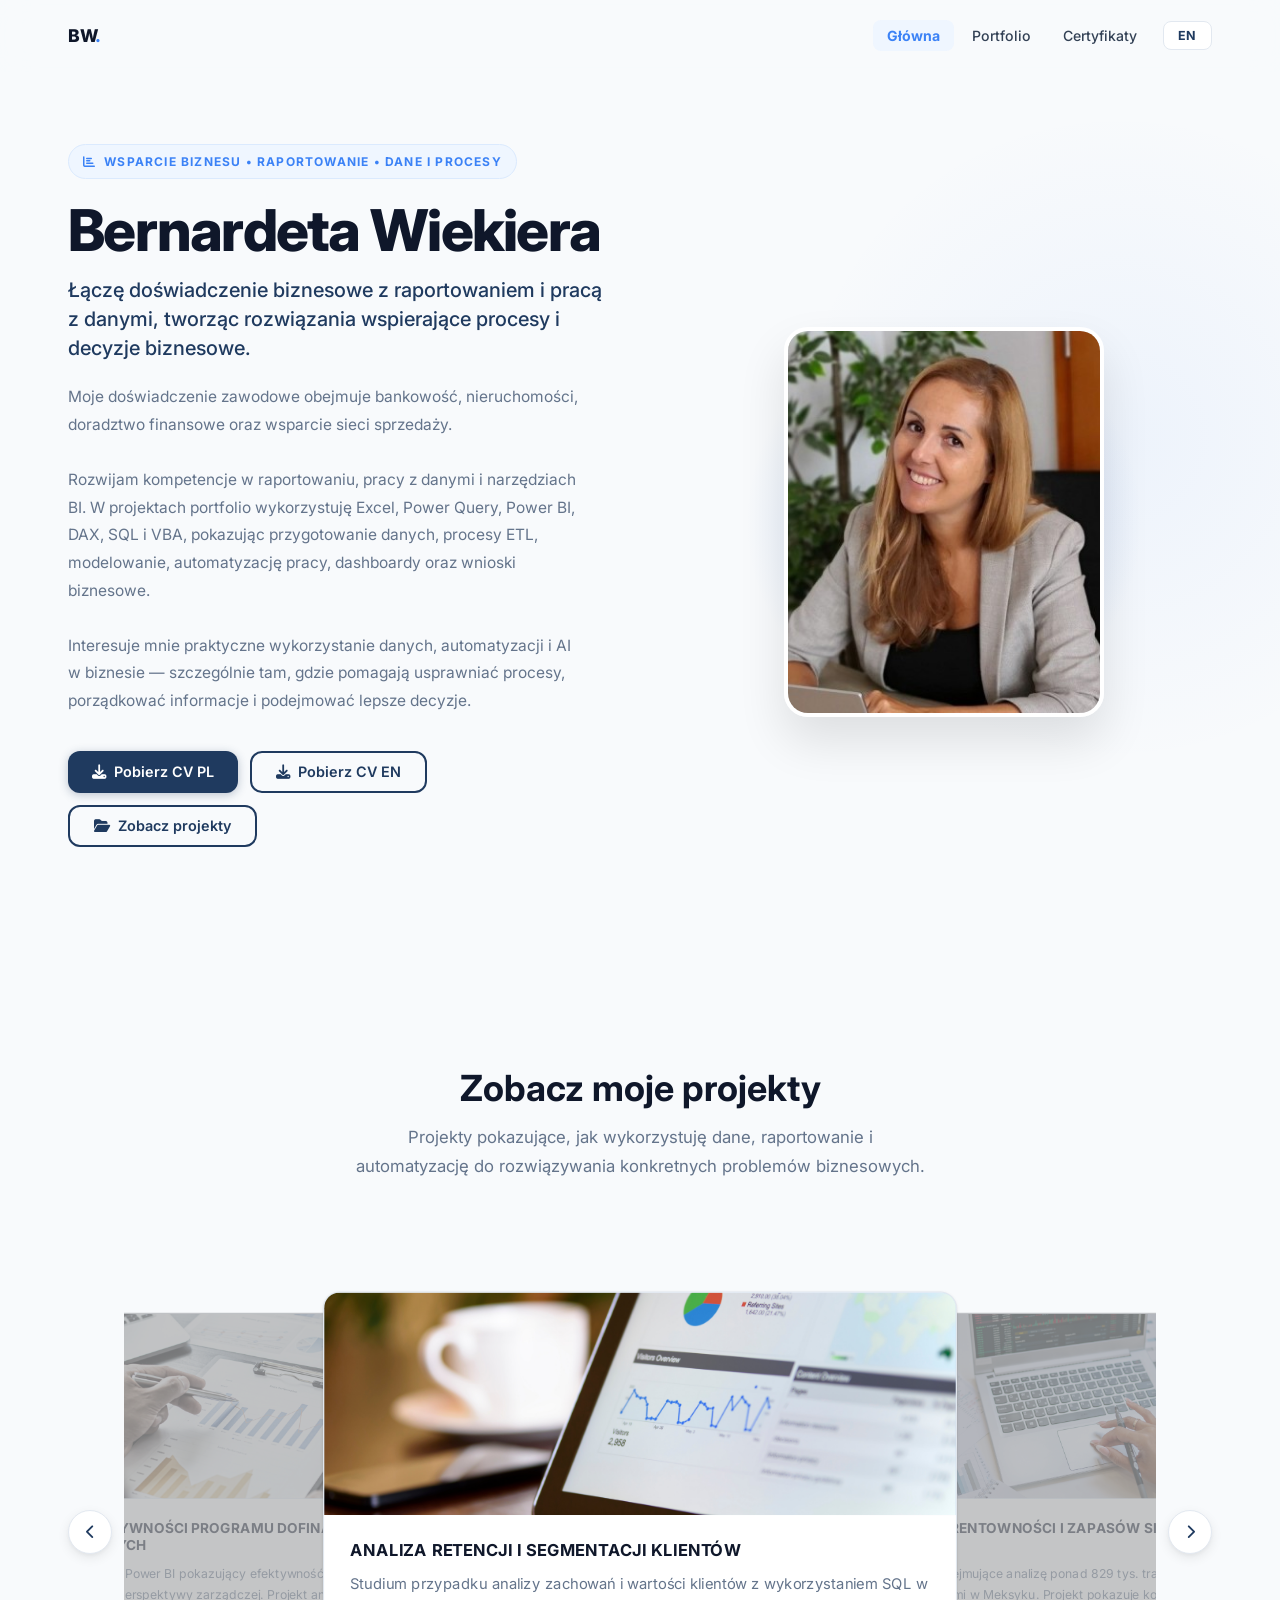
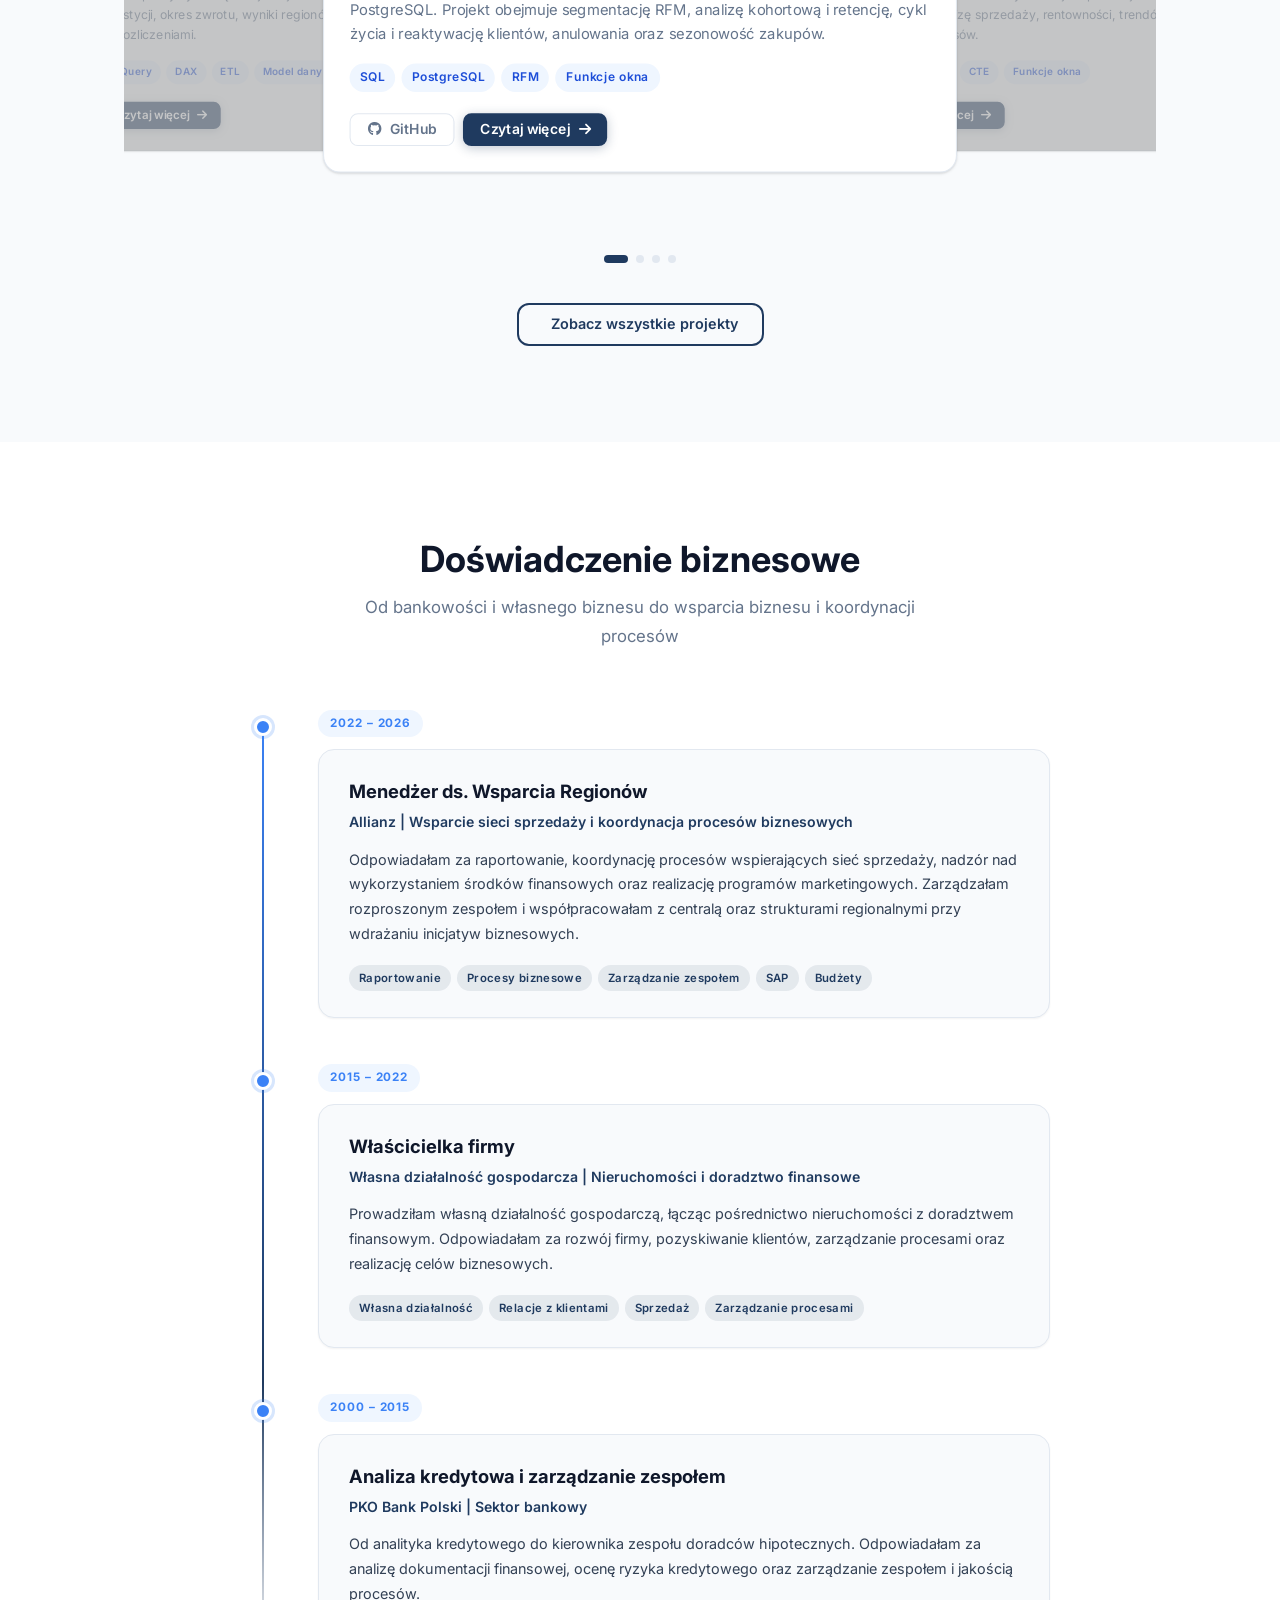
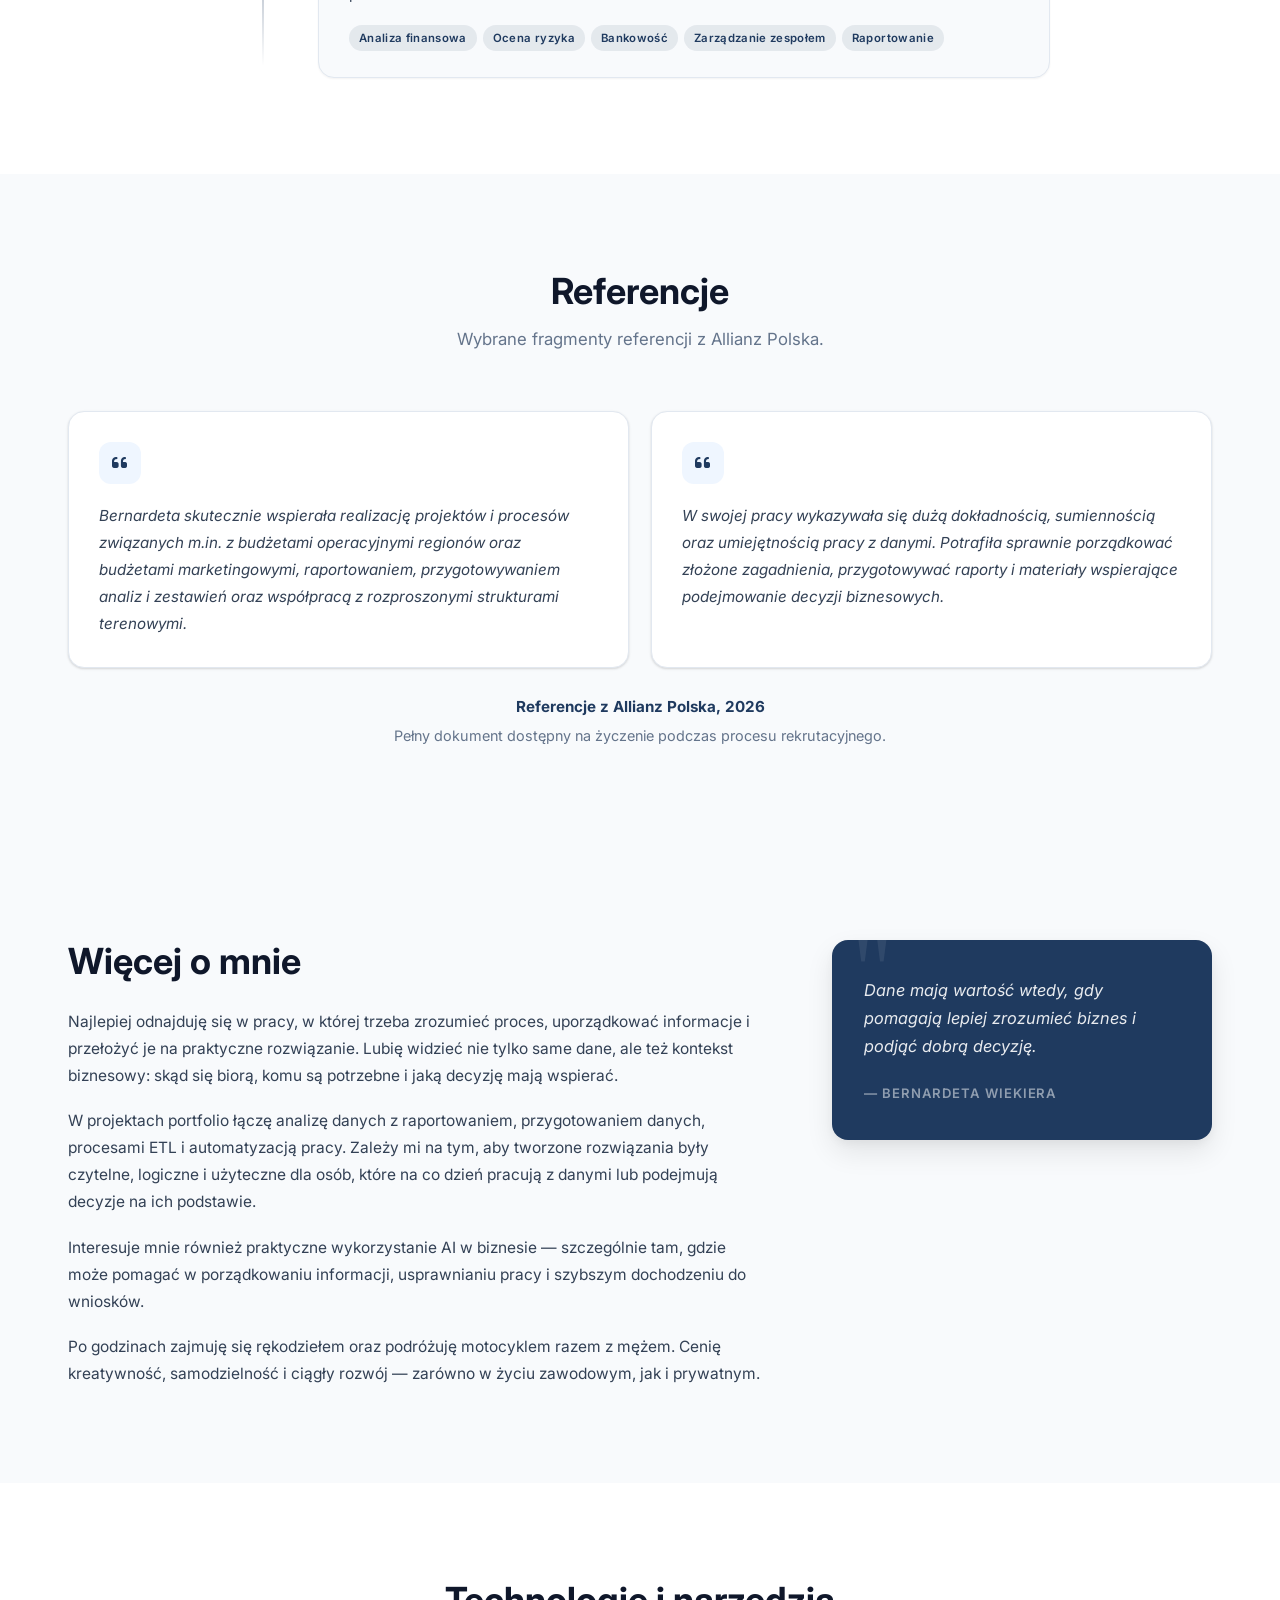
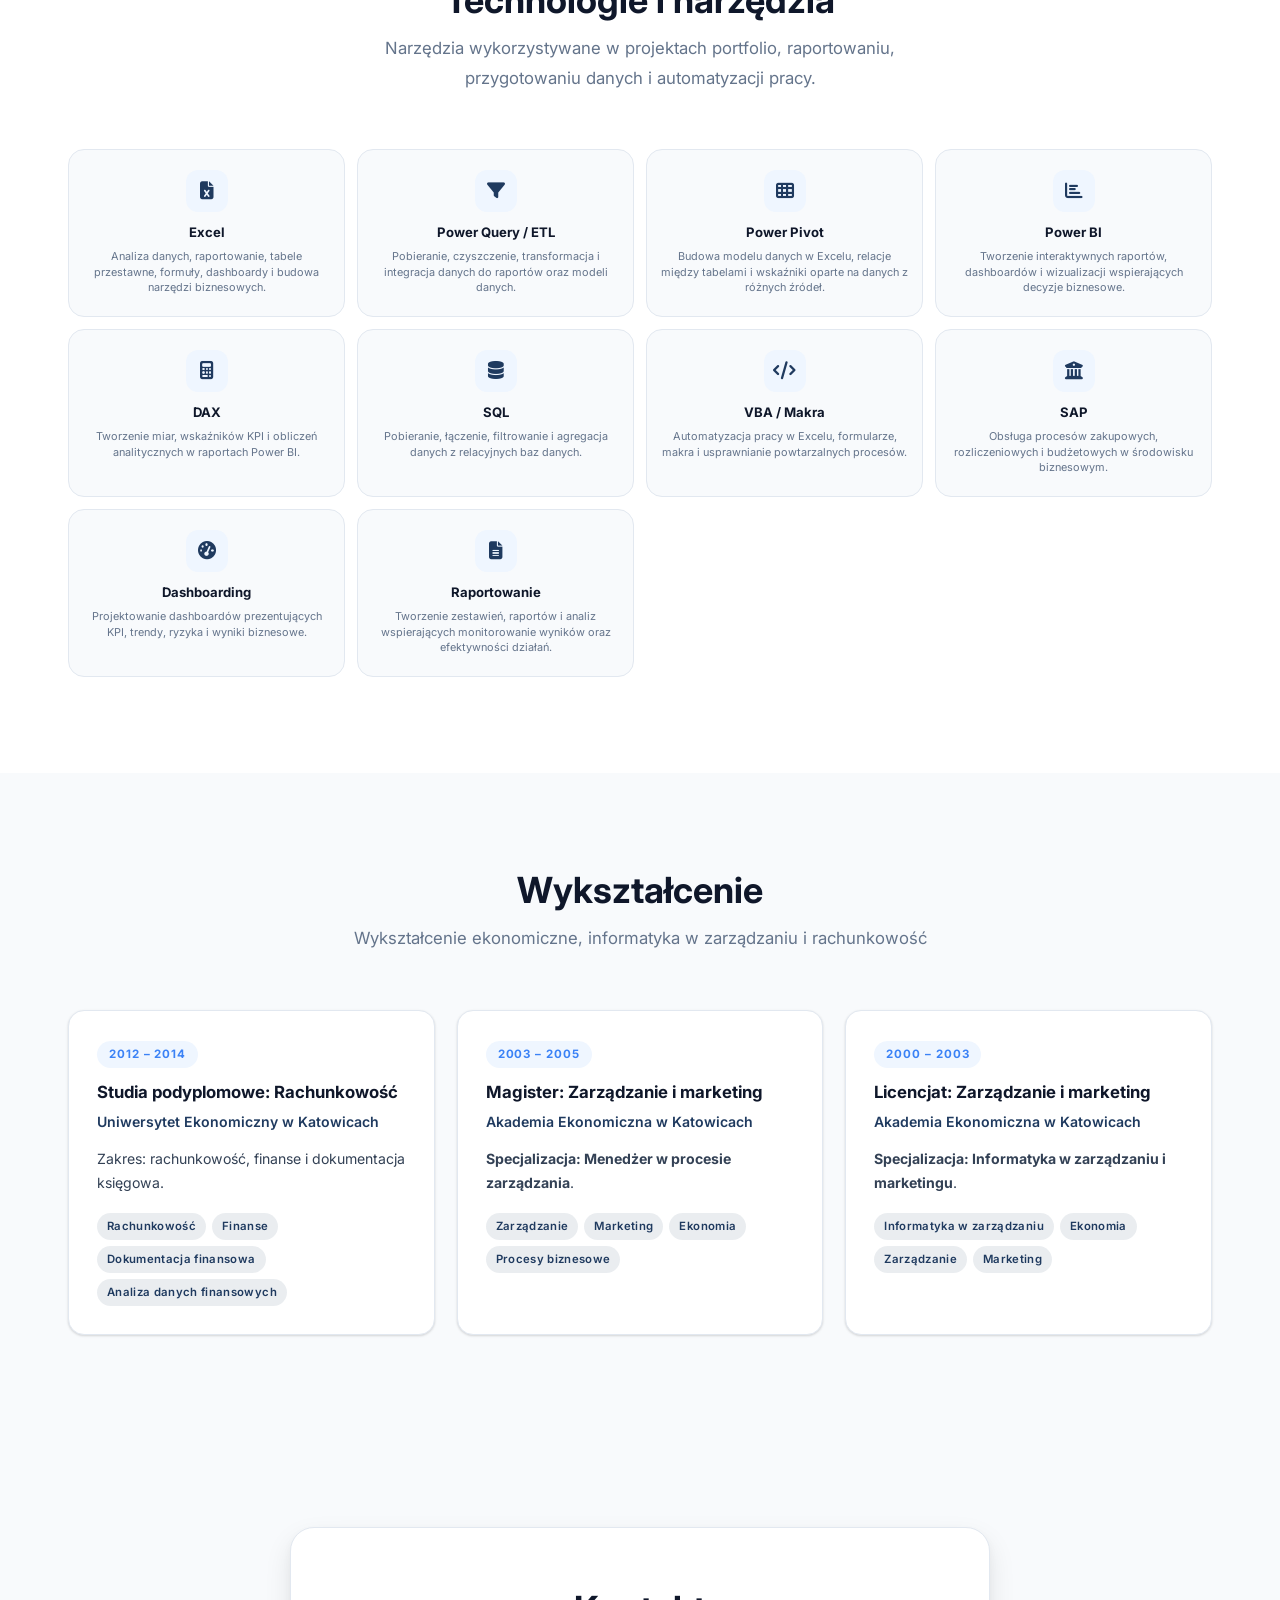
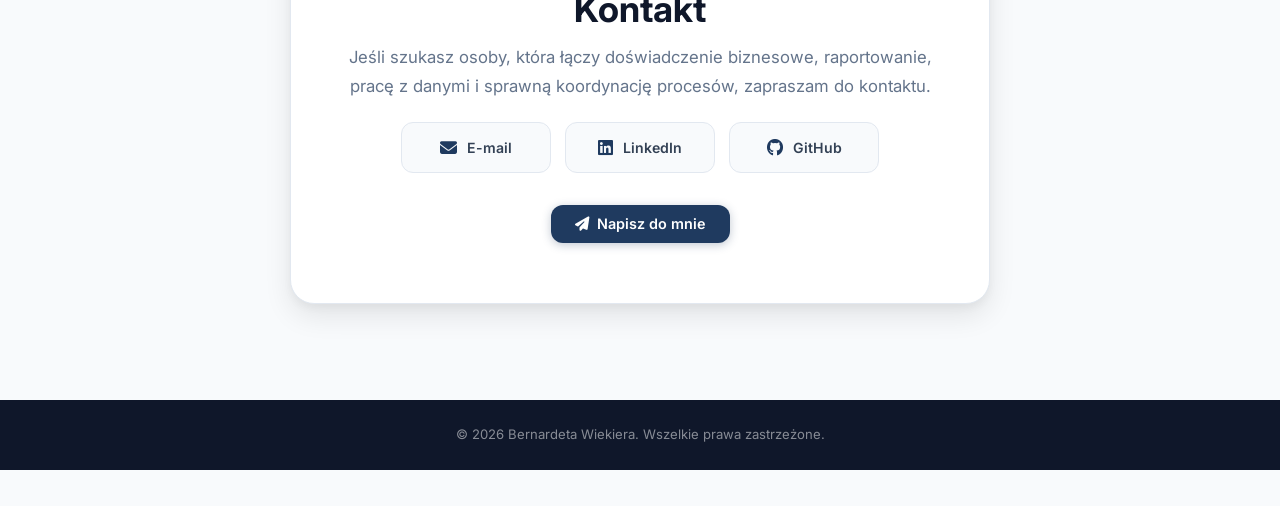
<file: index.html>
<!DOCTYPE html>

<html lang="pl">
<head>
<meta charset="utf-8"/>
<meta content="width=device-width, initial-scale=1.0" name="viewport"/>
<meta content="Bernardeta Wiekiera – wsparcie biznesu, raportowanie, dane i procesy. Doświadczenie biznesowe, projekty, narzędzia i portfolio." name="description"/>
<title>Bernardeta Wiekiera – Wsparcie biznesu | Raportowanie | Dane</title>
<link href="https://fonts.googleapis.com" rel="preconnect"/>
<link crossorigin="" href="https://fonts.gstatic.com" rel="preconnect"/>
<link href="https://fonts.googleapis.com/css2?family=Inter:wght@300;400;500;600;700;800&amp;display=swap" rel="stylesheet"/>
<link href="https://cdnjs.cloudflare.com/ajax/libs/font-awesome/6.5.1/css/all.min.css" rel="stylesheet"/>
<link href="css/style.css" rel="stylesheet"/>
</head>
<body data-page="home">
<!-- ============================================================
       NAWIGACJA
       ============================================================ -->
<nav aria-label="Główna nawigacja" id="navbar" role="navigation">
<div class="nav-inner">
<a class="nav-logo" href="index.html">BW<span>.</span></a>
<button aria-expanded="false" aria-label="Menu" class="hamburger" id="hamburger">
<span></span><span></span><span></span>
</button>
<ul id="nav-menu" role="list">
<li><a class="nav-link" data-i18n="nav_home" data-page="home" href="#hero">Główna</a></li>
<li><a class="nav-link" data-i18n="nav_portfolio" data-page="portfolio" href="portfolio.html">Portfolio</a></li>
<li><a class="nav-link" data-i18n="nav_cert" data-page="cert" href="certificates.html">Certyfikaty</a></li>
<li><button aria-label="Zmień język" class="lang-btn" id="lang-toggle">EN</button></li>
</ul>
</div>
</nav>
<!-- ============================================================
       HERO — sekcja główna
       ============================================================ -->
<section id="hero">
<div aria-hidden="true" class="hero-blob"></div>
<div class="container">
<div class="hero-grid">
<!-- Lewa strona: tekst + statystyki -->
<div class="hero-content">
<p class="hero-badge">
<i aria-hidden="true" class="fas fa-chart-bar"></i>
<span data-i18n="hero_greeting">WSPARCIE BIZNESU • RAPORTOWANIE • DANE I PROCESY</span>
</p>
<h1 class="hero-name">Bernardeta Wiekiera</h1>
<p class="hero-subtitle" data-i18n="hero_subtitle">Łączę doświadczenie biznesowe z raportowaniem i pracą z danymi, tworząc rozwiązania wspierające procesy i decyzje biznesowe.</p>
<p class="hero-desc" data-i18n-html="hero_desc">Moje doświadczenie zawodowe obejmuje bankowość, nieruchomości, doradztwo finansowe oraz wsparcie sieci sprzedaży.<br/><br/>Rozwijam kompetencje w raportowaniu, pracy z danymi i narzędziach BI. W projektach portfolio wykorzystuję Excel, Power Query, Power BI, DAX, SQL i VBA, pokazując przygotowanie danych, procesy ETL, modelowanie, automatyzację pracy, dashboardy oraz wnioski biznesowe.<br/><br/>Interesuje mnie praktyczne wykorzystanie danych, automatyzacji i AI w biznesie — szczególnie tam, gdzie pomagają usprawniać procesy, porządkować informacje i podejmować lepsze decyzje.</p>
<div class="hero-btns">
<a class="btn btn-primary" download="" href="files/cv/CV_Bernardeta_Wiekiera_PL.pdf">
<i aria-hidden="true" class="fas fa-download"></i>
<span data-i18n="hero_cv_pl">Pobierz CV PL</span>
</a>
<a class="btn btn-outline" download="" href="files/cv/CV_Bernardeta_Wiekiera_EN.pdf">
<i aria-hidden="true" class="fas fa-download"></i>
<span data-i18n="hero_cv_en">Pobierz CV EN</span>
</a>
<a class="btn btn-outline" href="#projects">
<i aria-hidden="true" class="fas fa-folder-open"></i>
<span data-i18n="hero_projects">Zobacz projekty</span>
</a>
</div>
<!-- Statystyki -->

</div>
<!-- Prawa strona: zdjęcie profilowe -->
<div aria-hidden="true" class="hero-img-wrap">
<div class="hero-img-glow"></div>
<div class="hero-img-frame">
<!-- Zastąp profile.jpg swoim zdjęciem -->
<img alt="Bernardeta Wiekiera" onerror="this.style.display='none'; this.nextElementSibling.style.display='flex';" src="images/profile/profile.jpg"/>
<div class="hero-img-placeholder" style="display:none;">
<i class="fas fa-user"></i>
<span>images/profile/profile.jpg</span>
</div>
</div>
</div>
</div>
</div>
</section>
<!-- ============================================================
       PROJEKTY — karty na stronie głównej
       ============================================================ -->
<section class="section section-bg" id="projects">
<div class="container">
<div class="section-header fade-in">
<h2 data-i18n="sec_proj_title">Zobacz moje projekty</h2>
<p data-i18n="sec_proj_sub">Projekty pokazujące, jak wykorzystuję dane, raportowanie i automatyzację do rozwiązywania konkretnych problemów biznesowych.</p>
</div>
<!-- Karuzela projektów -->
<div class="carousel-outer fade-in">
<button aria-label="Poprzedni projekt" class="carousel-btn carousel-prev" id="proj-prev">
<i aria-hidden="true" class="fas fa-chevron-left"></i>
</button>
<div class="carousel-stage" id="proj-stage">
<div class="carousel-track" id="proj-track">
<!-- Projekt 4 -->
<article class="project-card" data-project-order="4">
<div class="project-card-img">
<img alt="Analiza retencji i segmentacji klientów – Online Retail II" onerror="this.style.display='none'; this.nextElementSibling.style.removeProperty('display');" src="images/projects/project4.png"/>
<span style="display:none;">images/projects/project4.png</span>
</div>
<div class="project-card-body">
<h3 class="project-card-title" data-i18n="p4_title">Analiza retencji i segmentacji klientów</h3>
<p class="project-card-desc" data-i18n="p4_short">Studium przypadku analizy zachowań i wartości klientów z wykorzystaniem SQL w PostgreSQL. Projekt obejmuje segmentację RFM, analizę kohortową i retencję, cykl życia i reaktywację klientów, anulowania oraz sezonowość zakupów.</p>
<div class="project-card-tags">
<div class="tags"><span class="tag">SQL</span><span class="tag">PostgreSQL</span><span class="tag">RFM</span><span class="tag" data-i18n="tag_window_functions">Funkcje okna</span></div>
</div>
<div class="project-card-btns">
<a class="btn btn-ghost btn-sm" href="https://github.com/BWiekiera/customer-retention-segmentation-sql" rel="noopener" target="_blank">
<i aria-hidden="true" class="fab fa-github"></i>
<span data-i18n="btn_github">GitHub</span>
</a>
<a class="btn btn-primary btn-sm" href="projects/project4.html">
<span data-i18n="btn_read_more">Czytaj więcej</span>
<i aria-hidden="true" class="fas fa-arrow-right"></i>
</a>
</div>
</div>
</article>
<!-- Projekt 1 -->
<article class="project-card" data-project-order="1">
<div class="project-card-img">
<img alt="Marketing Grants CRM &amp; Commission Dashboard" onerror="this.style.display='none'; this.nextElementSibling.style.removeProperty('display');" src="images/projects/project1.png"/>
<span style="display:none;">images/projects/project1.png</span>
</div>
<div class="project-card-body">
<h3 class="project-card-title" data-i18n="p1_title">Marketing Grants CRM &amp; Commission Dashboard</h3>
<p class="project-card-desc" data-i18n="p1_short">Narzędzie w Excelu wspierające ocenę i rozliczanie wniosków o dofinansowanie działań marketingowych, z wykorzystaniem Power Query, VBA i wskaźników efektywności.</p>
<div class="project-card-tags">
<div class="tags"><span class="tag">Excel</span><span class="tag">Power Query</span><span class="tag">Power Pivot</span><span class="tag">VBA</span><span class="tag">KPI</span></div>
</div>
<div class="project-card-btns">
<a class="btn btn-ghost btn-sm" href="https://github.com/BWiekiera/marketing-funding-analytics" rel="noopener" target="_blank">
<i aria-hidden="true" class="fab fa-github"></i>
<span data-i18n="btn_github">GitHub</span>
</a>
<a class="btn btn-primary btn-sm" href="projects/project1.html">
<span data-i18n="btn_read_more">Czytaj więcej</span>
<i aria-hidden="true" class="fas fa-arrow-right"></i>
</a>
</div>
</div>
</article>
<!-- Projekt 2 -->
<article class="project-card" data-project-order="2">
<div class="project-card-img">
<img alt="Analiza efektywności programu dofinansowań marketingowych" onerror="this.style.display='none'; this.nextElementSibling.style.removeProperty('display');" src="images/projects/project2.png"/>
<span style="display:none;">images/projects/project2.png</span>
</div>
<div class="project-card-body">
<h3 class="project-card-title" data-i18n="p2_title">Analiza efektywności programu dofinansowań marketingowych</h3>
<p class="project-card-desc" data-i18n="p2_short">Interaktywny raport Power BI pokazujący efektywność programu dofinansowań marketingowych z perspektywy zarządczej. Projekt analizuje przyznane środki, marżę, zwrot z inwestycji, okres zwrotu, wyniki regionów i przedstawicieli oraz ryzyka związane z rozliczeniami.</p>
<div class="project-card-tags">
<div class="tags"><span class="tag">Power BI</span><span class="tag">Power Query</span><span class="tag">DAX</span><span class="tag">ETL</span><span class="tag" data-i18n="tag_data_model">Model danych</span><span class="tag" data-i18n="tag_interactive_report">Raport interaktywny</span></div>
</div>
<div class="project-card-btns">
<a class="btn btn-ghost btn-sm" href="https://github.com/BWiekiera/marketing-funding-program-performance-analysis" rel="noopener" target="_blank">
<i aria-hidden="true" class="fab fa-github"></i>
<span data-i18n="btn_github">GitHub</span>
</a>
<a class="btn btn-primary btn-sm" href="projects/project2.html">
<span data-i18n="btn_read_more">Czytaj więcej</span>
<i aria-hidden="true" class="fas fa-arrow-right"></i>
</a>
</div>
</div>
</article>
<!-- Projekt 3 -->
<article class="project-card" data-project-order="3">
<div class="project-card-img">
<img alt="Analiza sprzedaży, rentowności i zapasów sieci Maven Toys" onerror="this.style.display='none'; this.nextElementSibling.style.removeProperty('display');" src="images/projects/project3.png"/>
<span style="display:none;">images/projects/project3.png</span>
</div>
<div class="project-card-body">
<h3 class="project-card-title" data-i18n="p3_title">Analiza sprzedaży, rentowności i zapasów sieci Maven Toys</h3>
<p class="project-card-desc" data-i18n="p3_short">Studium przypadku SQL obejmujące analizę ponad 829 tys. transakcji fikcyjnej sieci 50 sklepów z zabawkami w Meksyku. Projekt pokazuje kontrolę jakości i przygotowanie danych, analizę sprzedaży, rentowności, trendów, wyników sklepów oraz poziomu zapasów.</p>
<div class="project-card-tags">
<div class="tags"><span class="tag">SQL</span><span class="tag">MySQL</span><span class="tag">DBeaver</span><span class="tag">CTE</span><span class="tag" data-i18n="tag_window_functions">Funkcje okna</span></div>
</div>
<div class="project-card-btns">
<a class="btn btn-ghost btn-sm" href="https://github.com/BWiekiera/maven-toys-sql-analysis" rel="noopener" target="_blank">
<i aria-hidden="true" class="fab fa-github"></i>
<span data-i18n="btn_github">GitHub</span>
</a>
<a class="btn btn-primary btn-sm" href="projects/project3.html">
<span data-i18n="btn_read_more">Czytaj więcej</span>
<i aria-hidden="true" class="fas fa-arrow-right"></i>
</a>
</div>
</div>
</article>
</div>
</div>
<button aria-label="Następny projekt" class="carousel-btn carousel-next" id="proj-next">
<i aria-hidden="true" class="fas fa-chevron-right"></i>
</button>
</div>
<!-- Dots nawigacyjne -->
<div aria-label="Nawigacja po projektach" class="carousel-dots" id="proj-dots">
<button aria-label="Projekt 4" class="carousel-dot active" data-index="0"></button>
<button aria-label="Projekt 3" class="carousel-dot" data-index="1"></button>
<button aria-label="Projekt 2" class="carousel-dot" data-index="2"></button>
<button aria-label="Projekt 1" class="carousel-dot" data-index="3"></button>
</div>
<div class="projects-cta fade-in">
<a class="btn btn-outline" href="portfolio.html">
<i aria-hidden="true" class="fas fa-grid-2"></i>
<span data-i18n="btn_view_all">Zobacz wszystkie projekty</span>
</a>
</div>
</div>
</section>
<!-- ============================================================
       DOŚWIADCZENIE — oś czasu
       ============================================================ -->
<section class="section section-white" id="experience">
<div class="container">
<div class="section-header fade-in">
<h2 data-i18n="sec_exp_title">Doświadczenie biznesowe</h2>
<p data-i18n="sec_exp_sub">Od bankowości i własnego biznesu do wsparcia biznesu i koordynacji procesów</p>
</div>
<div class="timeline">
<!-- Wpis 1 -->
<div class="timeline-item fade-in">
<div aria-hidden="true" class="timeline-dot"></div>
<span class="timeline-period" data-i18n="exp1_period">2022 – 2026</span>
<div class="timeline-card">
<div class="timeline-role" data-i18n="exp1_role">Menedżer ds. Wsparcia Regionów</div>
<div class="timeline-company" data-i18n="exp1_company">Allianz | Wsparcie sieci sprzedaży i koordynacja procesów biznesowych</div>
<p class="timeline-desc" data-i18n="exp1_desc">Odpowiadałam za raportowanie, koordynację procesów wspierających sieć sprzedaży, nadzór nad wykorzystaniem środków finansowych oraz realizację programów marketingowych. Zarządzałam rozproszonym zespołem i współpracowałam z centralą oraz strukturami regionalnymi przy wdrażaniu inicjatyw biznesowych.</p>
<div class="tags" data-i18n-tags="exp1_tags" data-tag-variant="tag tag-navy"></div>
</div>
</div>
<!-- Wpis 2 -->
<div class="timeline-item fade-in">
<div aria-hidden="true" class="timeline-dot"></div>
<span class="timeline-period" data-i18n="exp2_period">2015 – 2022</span>
<div class="timeline-card">
<div class="timeline-role" data-i18n="exp2_role">Właścicielka firmy</div>
<div class="timeline-company" data-i18n="exp2_company">Własna działalność gospodarcza | Nieruchomości i doradztwo finansowe</div>
<p class="timeline-desc" data-i18n="exp2_desc">Prowadziłam własną działalność gospodarczą, łącząc pośrednictwo nieruchomości z doradztwem finansowym. Odpowiadałam za rozwój firmy, pozyskiwanie klientów, zarządzanie procesami oraz realizację celów biznesowych.</p>
<div class="tags" data-i18n-tags="exp2_tags" data-tag-variant="tag tag-navy"></div>
</div>
</div>
<!-- Wpis 3 -->
<div class="timeline-item fade-in">
<div aria-hidden="true" class="timeline-dot"></div>
<span class="timeline-period" data-i18n="exp3_period">2000 – 2015</span>
<div class="timeline-card">
<div class="timeline-role" data-i18n="exp3_role">Analiza kredytowa i zarządzanie zespołem</div>
<div class="timeline-company" data-i18n="exp3_company">PKO Bank Polski | Sektor bankowy</div>
<p class="timeline-desc" data-i18n="exp3_desc">Od analityka kredytowego do kierownika zespołu doradców hipotecznych. Odpowiadałam za analizę dokumentacji finansowej, ocenę ryzyka kredytowego oraz zarządzanie zespołem i jakością procesów.</p>
<div class="tags" data-i18n-tags="exp3_tags" data-tag-variant="tag tag-navy"></div>
</div>
</div>
</div>
</div>
</section>
<!-- ============================================================
       REFERENCJE
       ============================================================ -->
<section class="section section-bg" id="references">
<div class="container">
<div class="section-header fade-in">
<h2 data-i18n="sec_refs_title">Referencje</h2>
<p data-i18n="sec_refs_sub">Wybrane fragmenty referencji z Allianz Polska.</p>
</div>
<div class="references-grid">
<article class="reference-card fade-in">
<div aria-hidden="true" class="reference-icon"><i class="fas fa-quote-left"></i></div>
<p class="reference-text" data-i18n="ref_quote_1">Bernardeta skutecznie wspierała realizację projektów i procesów związanych m.in. z budżetami operacyjnymi regionów oraz budżetami marketingowymi, raportowaniem, przygotowywaniem analiz i zestawień oraz współpracą z rozproszonymi strukturami terenowymi.</p>
</article>
<article class="reference-card fade-in">
<div aria-hidden="true" class="reference-icon"><i class="fas fa-quote-left"></i></div>
<p class="reference-text" data-i18n="ref_quote_2">W swojej pracy wykazywała się dużą dokładnością, sumiennością oraz umiejętnością pracy z danymi. Potrafiła sprawnie porządkować złożone zagadnienia, przygotowywać raporty i materiały wspierające podejmowanie decyzji biznesowych.</p>
</article>
</div>
<div class="reference-footer fade-in">
<strong data-i18n="ref_source">Referencje z Allianz Polska, 2026</strong>
<span data-i18n="ref_note">Pełny dokument dostępny na życzenie podczas procesu rekrutacyjnego.</span>
</div>
</div>
</section>
<!-- ============================================================
       O MNIE
       ============================================================ -->
<section class="section section-bg" id="about">
<div class="container">
<div class="about-grid">
<!-- Tekst -->
<div class="about-content fade-in">
<h2 data-i18n="sec_about_title">Więcej o mnie</h2>
<p data-i18n="about_p1">Najlepiej odnajduję się w pracy, w której trzeba zrozumieć proces, uporządkować informacje i przełożyć je na praktyczne rozwiązanie. Lubię widzieć nie tylko same dane, ale też kontekst biznesowy: skąd się biorą, komu są potrzebne i jaką decyzję mają wspierać.</p>
<p data-i18n="about_p2">W projektach portfolio łączę analizę danych z raportowaniem, przygotowaniem danych, procesami ETL i automatyzacją pracy. Zależy mi na tym, aby tworzone rozwiązania były czytelne, logiczne i użyteczne dla osób, które na co dzień pracują z danymi lub podejmują decyzje na ich podstawie.</p>
<p data-i18n="about_p3">Interesuje mnie również praktyczne wykorzystanie AI w biznesie — szczególnie tam, gdzie może pomagać w porządkowaniu informacji, usprawnianiu pracy i szybszym dochodzeniu do wniosków.</p>
<p data-i18n="about_p4">Po godzinach zajmuję się rękodziełem oraz podróżuję motocyklem razem z mężem. Cenię kreatywność, samodzielność i ciągły rozwój — zarówno w życiu zawodowym, jak i prywatnym.</p>
</div>
<!-- Cytat -->
<div aria-label="Cytat" class="about-quote-card fade-in">
<p class="about-quote-text" data-i18n="about_quote">Dane mają wartość wtedy, gdy pomagają lepiej zrozumieć biznes i podjąć dobrą decyzję.</p>
<div class="about-quote-attr">— Bernardeta Wiekiera</div>
</div>
</div>
</div>
</section>
<!-- ============================================================
       TECHNOLOGIE I NARZĘDZIA
       ============================================================ -->
<section class="section section-white" id="skills">
<div class="container">
<div class="section-header fade-in">
<h2 data-i18n="sec_skills_title">Technologie i narzędzia</h2>
<p data-i18n="sec_skills_sub">Narzędzia wykorzystywane w projektach portfolio, raportowaniu, przygotowaniu danych i automatyzacji pracy.</p>
</div>
<div class="skills-grid"><div class="skill-card fade-in"><div class="skill-icon"><i aria-hidden="true" class="fas fa-file-excel"></i></div><div class="skill-name" data-i18n="sk_excel_name">Excel</div><div class="skill-desc" data-i18n="sk_excel_desc">Analiza danych, raportowanie, tabele przestawne, formuły, dashboardy i budowa narzędzi biznesowych.</div></div><div class="skill-card fade-in"><div class="skill-icon"><i aria-hidden="true" class="fas fa-filter"></i></div><div class="skill-name" data-i18n="sk_pq_name">Power Query / ETL</div><div class="skill-desc" data-i18n="sk_pq_desc">Pobieranie, czyszczenie, transformacja i integracja danych do raportów oraz modeli danych.</div></div><div class="skill-card fade-in"><div class="skill-icon"><i aria-hidden="true" class="fas fa-table-cells"></i></div><div class="skill-name" data-i18n="sk_pp_name">Power Pivot</div><div class="skill-desc" data-i18n="sk_pp_desc">Budowa modelu danych w Excelu, relacje między tabelami i wskaźniki oparte na danych z różnych źródeł.</div></div><div class="skill-card fade-in"><div class="skill-icon"><i aria-hidden="true" class="fas fa-chart-bar"></i></div><div class="skill-name" data-i18n="sk_pbi_name">Power BI</div><div class="skill-desc" data-i18n="sk_pbi_desc">Tworzenie interaktywnych raportów, dashboardów i wizualizacji wspierających decyzje biznesowe.</div></div><div class="skill-card fade-in"><div class="skill-icon"><i aria-hidden="true" class="fas fa-calculator"></i></div><div class="skill-name" data-i18n="sk_dax_name">DAX</div><div class="skill-desc" data-i18n="sk_dax_desc">Tworzenie miar, wskaźników KPI i obliczeń analitycznych w raportach Power BI.</div></div><div class="skill-card fade-in"><div class="skill-icon"><i aria-hidden="true" class="fas fa-database"></i></div><div class="skill-name" data-i18n="sk_sql_name">SQL</div><div class="skill-desc" data-i18n="sk_sql_desc">Pobieranie, łączenie, filtrowanie i agregacja danych z relacyjnych baz danych.</div></div><div class="skill-card fade-in"><div class="skill-icon"><i aria-hidden="true" class="fas fa-code"></i></div><div class="skill-name" data-i18n="sk_vba_name">VBA / Makra</div><div class="skill-desc" data-i18n="sk_vba_desc">Automatyzacja pracy w Excelu, formularze, makra i usprawnianie powtarzalnych procesów.</div></div><div class="skill-card fade-in"><div class="skill-icon"><i aria-hidden="true" class="fas fa-building-columns"></i></div><div class="skill-name" data-i18n="sk_sap_name">SAP</div><div class="skill-desc" data-i18n="sk_sap_desc">Obsługa procesów zakupowych, rozliczeniowych i budżetowych w środowisku biznesowym.</div></div><div class="skill-card fade-in"><div class="skill-icon"><i aria-hidden="true" class="fas fa-gauge-high"></i></div><div class="skill-name" data-i18n="sk_dash_name">Dashboarding</div><div class="skill-desc" data-i18n="sk_dash_desc">Projektowanie dashboardów prezentujących KPI, trendy, ryzyka i wyniki biznesowe.</div></div><div class="skill-card fade-in"><div class="skill-icon"><i aria-hidden="true" class="fas fa-file-lines"></i></div><div class="skill-name" data-i18n="sk_rep_name">Raportowanie</div><div class="skill-desc" data-i18n="sk_rep_desc">Tworzenie zestawień, raportów i analiz wspierających monitorowanie wyników oraz efektywności działań.</div></div></div>
</div>
</section><section class="section section-bg" id="education"><div class="container"><div class="section-header fade-in"><h2 data-i18n="sec_edu_title">Wykształcenie</h2><p data-i18n="sec_edu_sub">Wykształcenie ekonomiczne, informatyka w zarządzaniu i rachunkowość</p></div><div class="education-grid"><article class="education-card fade-in"><span class="education-period" data-i18n="edu1_period">2012 – 2014</span><h3 class="education-title" data-i18n="edu1_title">Studia podyplomowe: Rachunkowość</h3><div class="education-school" data-i18n="edu1_school">Uniwersytet Ekonomiczny w Katowicach</div><p class="education-desc" data-i18n="edu1_desc">Zakres: rachunkowość, finanse i dokumentacja księgowa.</p><div class="tags" data-i18n-tags="edu1_tags" data-tag-variant="tag tag-navy"></div></article><article class="education-card fade-in"><span class="education-period" data-i18n="edu2_period">2003 – 2005</span><h3 class="education-title" data-i18n="edu2_title">Magister: Zarządzanie i marketing</h3><div class="education-school" data-i18n="edu2_school">Akademia Ekonomiczna w Katowicach</div><p class="education-desc" data-i18n-html="edu2_desc"><strong>Specjalizacja: Menedżer w procesie zarządzania</strong>.</p><div class="tags" data-i18n-tags="edu2_tags" data-tag-variant="tag tag-navy"></div></article><article class="education-card fade-in"><span class="education-period" data-i18n="edu3_period">2000 – 2003</span><h3 class="education-title" data-i18n="edu3_title">Licencjat: Zarządzanie i marketing</h3><div class="education-school" data-i18n="edu3_school">Akademia Ekonomiczna w Katowicach</div><p class="education-desc" data-i18n-html="edu3_desc"><strong>Specjalizacja: Informatyka w zarządzaniu i marketingu</strong>.</p><div class="tags" data-i18n-tags="edu3_tags" data-tag-variant="tag tag-navy"></div></article></div></div></section>
<!-- ============================================================
       KONTAKT
       ============================================================ -->
<section class="section section-bg" id="contact">
<div class="container">
<div class="contact-wrap fade-in">
<h2 data-i18n="sec_contact_title">Kontakt</h2>
<p class="contact-sub" data-i18n="sec_contact_sub">Jeśli szukasz osoby, która łączy doświadczenie biznesowe, raportowanie, pracę z danymi i sprawną koordynację procesów, zapraszam do kontaktu.</p>
<div class="contact-links">
<a class="contact-link-box" href="mailto:b.wiekiera@interia.eu">
<i aria-hidden="true" class="fas fa-envelope"></i>
<span data-i18n="contact_email_label">E-mail</span>
</a>
<a class="contact-link-box" href="https://www.linkedin.com/in/bernardetawiekiera/" rel="noopener" target="_blank">
<i aria-hidden="true" class="fab fa-linkedin"></i>
<span data-i18n="contact_li_label">LinkedIn</span>
</a>
<a class="contact-link-box" href="https://github.com/BWiekiera" rel="noopener" target="_blank">
<i aria-hidden="true" class="fab fa-github"></i>
<span data-i18n="contact_gh_label">GitHub</span>
</a>
</div>
<a class="btn btn-primary" href="mailto:b.wiekiera@interia.eu">
<i aria-hidden="true" class="fas fa-paper-plane"></i>
<span data-i18n="contact_btn">Napisz do mnie</span>
</a>
</div>
</div>
</section>
<!-- ============================================================
       FOOTER
       ============================================================ -->
<footer>
<span data-i18n="footer_copy">© 2026 Bernardeta Wiekiera. Wszelkie prawa zastrzeżone.</span>
</footer>
<script src="js/translations.js"></script>
<script src="js/main.js"></script>
</body>
</html>
</file>
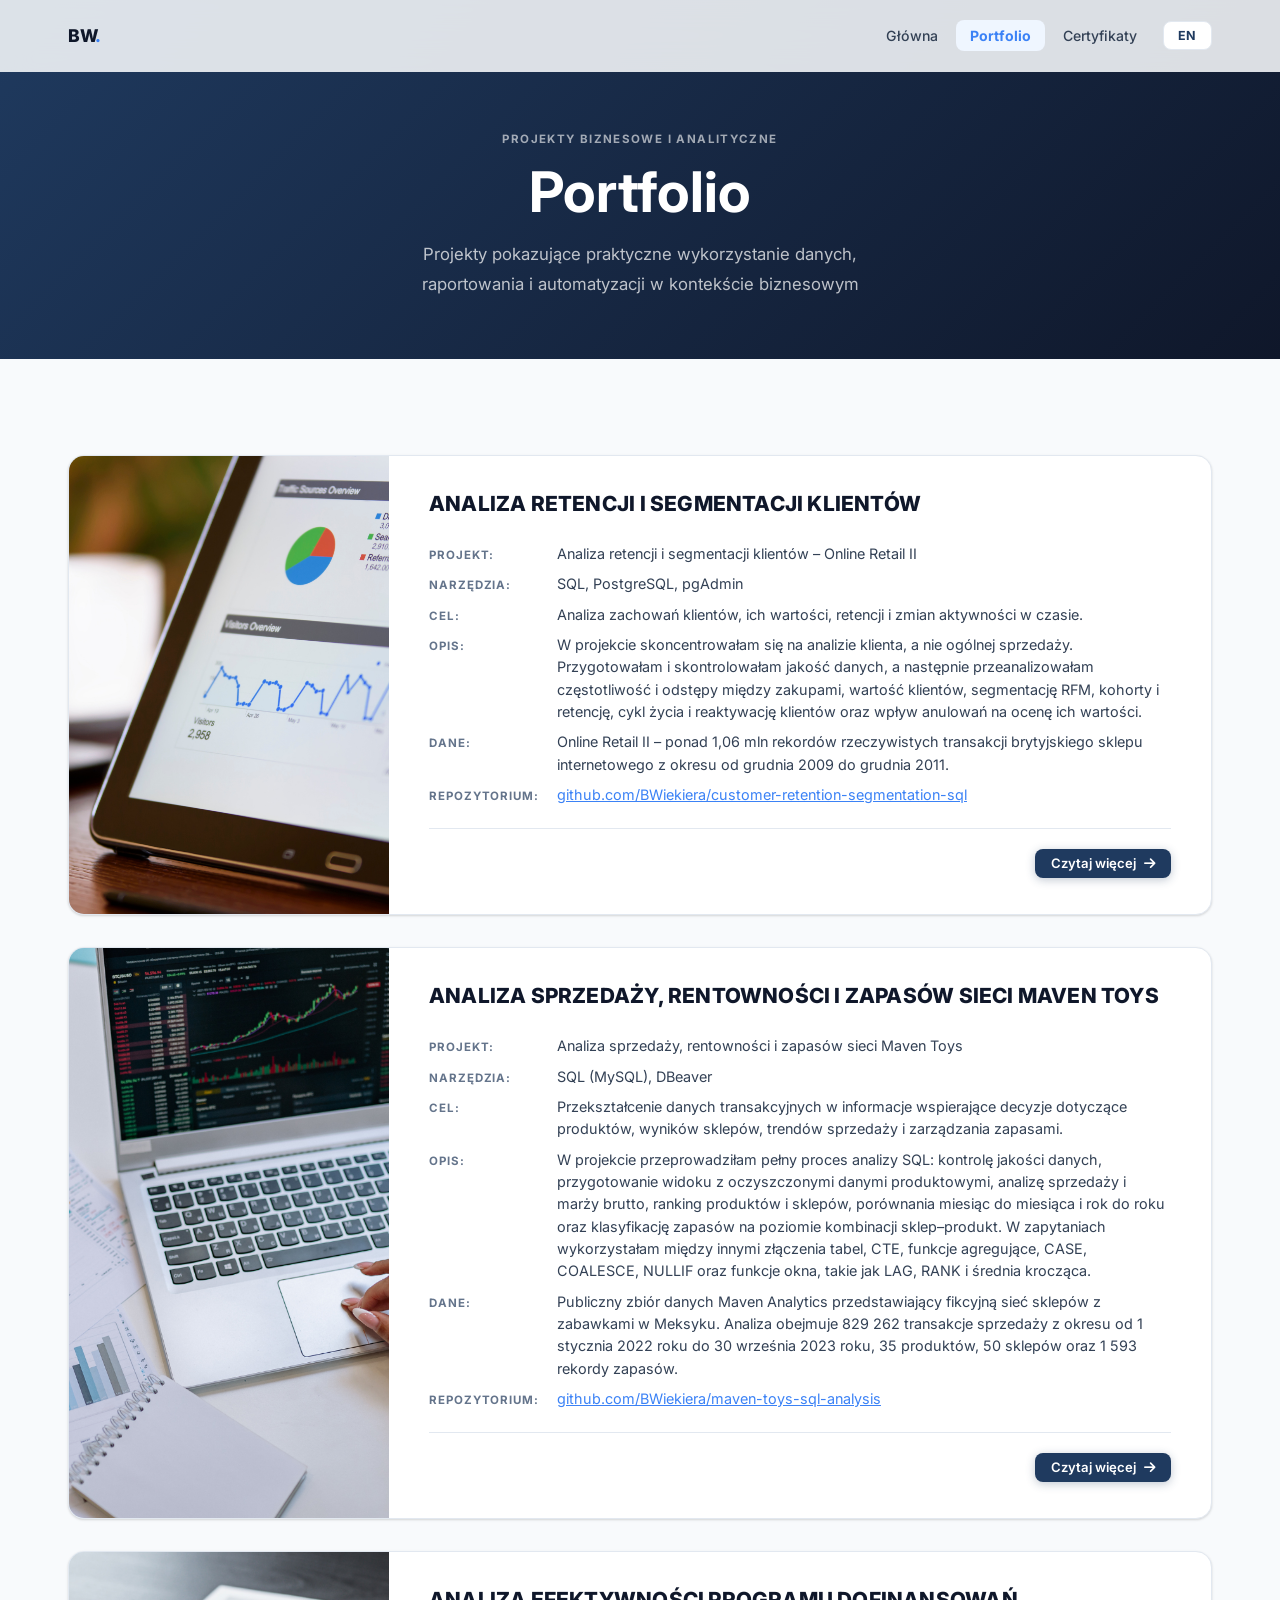
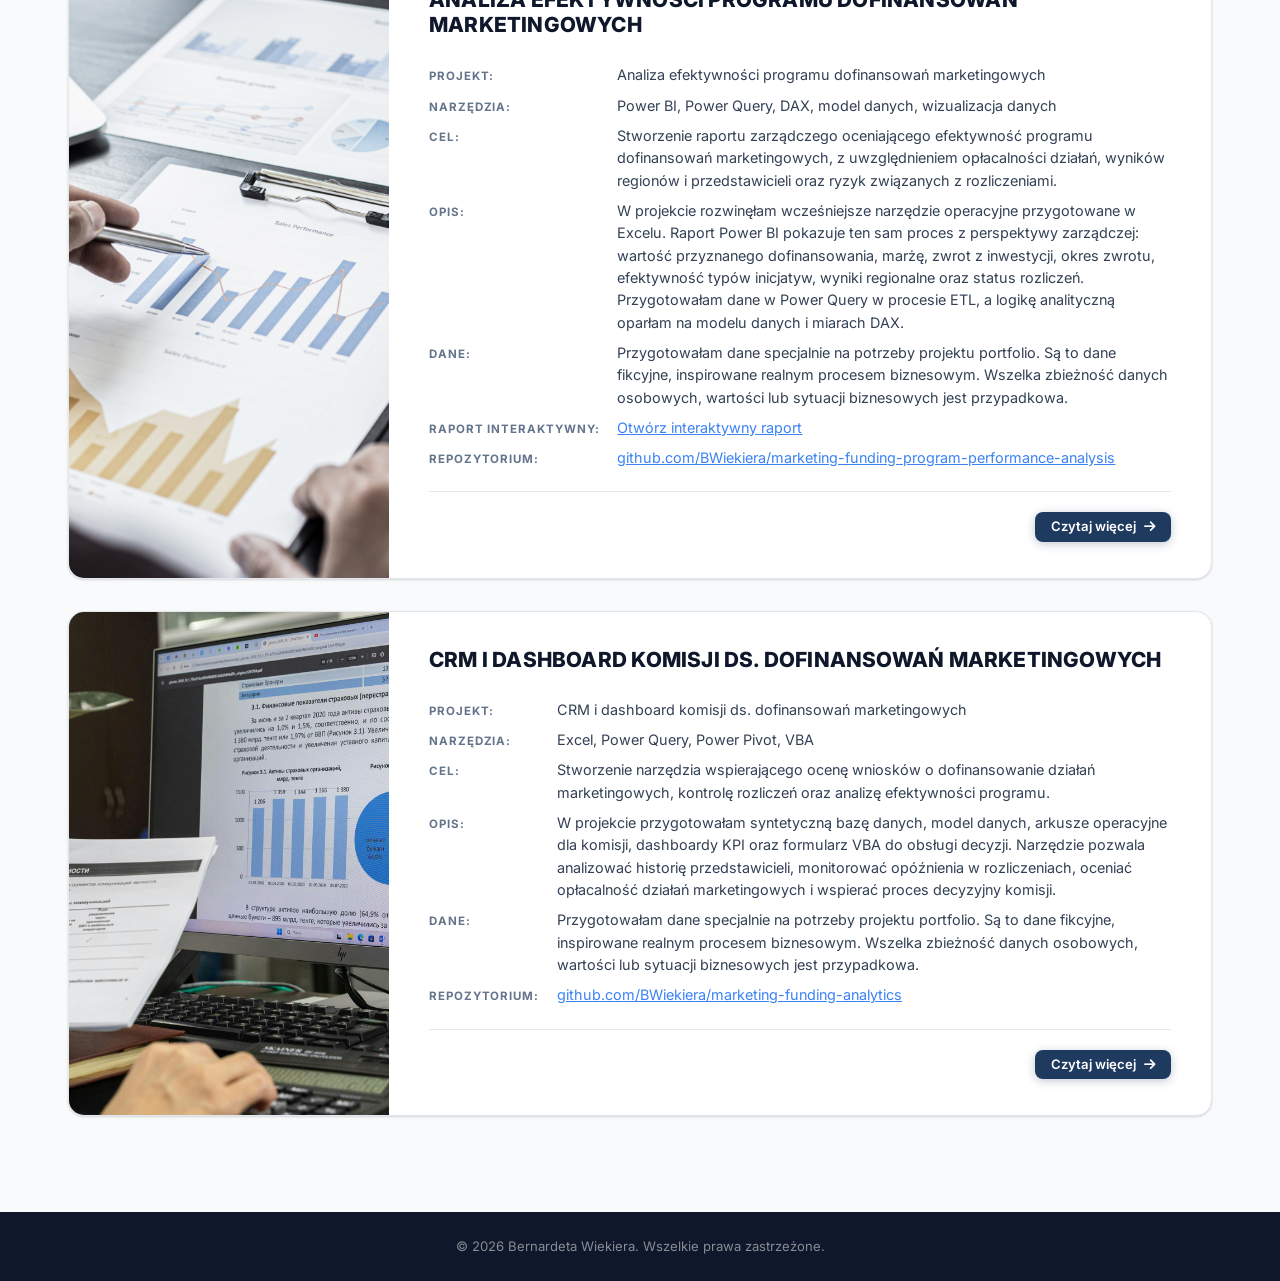
<file: portfolio.html>
<!DOCTYPE html>

<html lang="pl">
<head>
<meta charset="utf-8"/>
<meta content="width=device-width, initial-scale=1.0" name="viewport"/>
<meta content="Portfolio Bernardety Wiekiery – projekty pokazujące praktyczne wykorzystanie danych, raportowania i automatyzacji w kontekście biznesowym." name="description"/>
<title>Portfolio – Bernardeta Wiekiera | Dane, raportowanie i procesy</title>
<link href="https://fonts.googleapis.com" rel="preconnect"/>
<link crossorigin="" href="https://fonts.gstatic.com" rel="preconnect"/>
<link href="https://fonts.googleapis.com/css2?family=Inter:wght@300;400;500;600;700;800&amp;display=swap" rel="stylesheet"/>
<link href="https://cdnjs.cloudflare.com/ajax/libs/font-awesome/6.5.1/css/all.min.css" rel="stylesheet"/>
<link href="css/style.css" rel="stylesheet"/>
</head>
<body data-page="portfolio">
<!-- NAWIGACJA -->
<nav id="navbar" role="navigation">
<div class="nav-inner">
<a class="nav-logo" href="index.html">BW<span>.</span></a>
<button aria-expanded="false" aria-label="Menu" class="hamburger" id="hamburger">
<span></span><span></span><span></span>
</button>
<ul id="nav-menu" role="list">
<li><a class="nav-link" data-i18n="nav_home" data-page="home" href="index.html">Główna</a></li>
<li><a class="nav-link" data-i18n="nav_portfolio" data-page="portfolio" href="portfolio.html">Portfolio</a></li>
<li><a class="nav-link" data-i18n="nav_cert" data-page="cert" href="certificates.html">Certyfikaty</a></li>
<li><button aria-label="Zmień język" class="lang-btn" id="lang-toggle">EN</button></li>
</ul>
</div>
</nav>
<!-- PAGE HERO -->
<header class="page-hero">
<div class="container">
<span class="section-label" data-i18n="port_page_label" style="color:rgba(255,255,255,0.6);">Projekty biznesowe i analityczne</span>
<h1 data-i18n="port_page_title">Portfolio</h1>
<p data-i18n="port_page_sub">Projekty pokazujące praktyczne wykorzystanie danych, raportowania i automatyzacji w kontekście biznesowym</p>
</div>
</header>
<!-- LISTA PROJEKTÓW -->
<main class="section section-bg">
<div class="container">
<div class="portfolio-list">
<!-- ==================== PROJEKT 4 ==================== -->
<article class="portfolio-card fade-in" style="order:0;">
<div class="portfolio-card-inner">
<div class="portfolio-card-img">
<img alt="Analiza retencji i segmentacji klientów – Online Retail II" onerror="this.style.display='none'; this.nextElementSibling.style.removeProperty('display');" src="images/projects/project4.png"/>
<span style="display:none;position:relative;z-index:1;">images/projects/project4.png</span>
</div>
<div class="portfolio-card-content">
<h2 class="portfolio-card-title" data-i18n="p4_title">Analiza retencji i segmentacji klientów</h2>
<div class="portfolio-meta">
<span class="meta-label" data-i18n="port_lbl_project">Projekt:</span>
<span class="meta-value" data-i18n="port_p4_project">Analiza retencji i segmentacji klientów – Online Retail II</span>
<span class="meta-label" data-i18n="port_lbl_tools">Narzędzia:</span>
<span class="meta-value" data-i18n="port_p4_tools">SQL, PostgreSQL, pgAdmin</span>
<span class="meta-label" data-i18n="port_lbl_goal">Cel:</span>
<span class="meta-value" data-i18n="port_p4_goal">Analiza zachowań klientów, ich wartości, retencji i zmian aktywności w czasie.</span>
<span class="meta-label" data-i18n="port_lbl_desc">Opis:</span>
<span class="meta-value" data-i18n="port_p4_desc">W projekcie skoncentrowałam się na analizie klienta, a nie ogólnej sprzedaży. Przygotowałam i skontrolowałam jakość danych, a następnie przeanalizowałam częstotliwość i odstępy między zakupami, wartość klientów, segmentację RFM, kohorty i retencję, cykl życia i reaktywację klientów oraz wpływ anulowań na ocenę ich wartości.</span>
<span class="meta-label" data-i18n="port_lbl_data">Dane:</span>
<span class="meta-value" data-i18n="port_p4_data">Online Retail II – ponad 1,06 mln rekordów rzeczywistych transakcji brytyjskiego sklepu internetowego z okresu od grudnia 2009 do grudnia 2011.</span>
<span class="meta-label" data-i18n="port_lbl_repo">Repozytorium:</span>
<span class="meta-value">
<a data-i18n="port_p4_repo" href="https://github.com/BWiekiera/customer-retention-segmentation-sql" rel="noopener" style="color:var(--blue); text-decoration:underline;" target="_blank">github.com/BWiekiera/customer-retention-segmentation-sql</a>
</span>
</div>
<div class="portfolio-card-footer">
<a class="btn btn-primary btn-sm" href="projects/project4.html">
<span data-i18n="btn_read_more">Czytaj więcej</span>
<i aria-hidden="true" class="fas fa-arrow-right"></i>
</a>
</div>
</div>
</div>
</article>
<!-- ==================== PROJEKT 1 ==================== -->
<article class="portfolio-card fade-in" style="order:3;">
<div class="portfolio-card-inner">
<!-- Zdjęcie / screenshot -->
<div class="portfolio-card-img">
<img alt="Marketing Grants CRM &amp; Commission Dashboard" onerror="this.style.display='none'; this.nextElementSibling.style.removeProperty('display');" src="images/projects/project1.png"/>
<span style="display:none;position:relative;z-index:1;">images/projects/project1.png</span>
</div>
<!-- Treść karty -->
<div class="portfolio-card-content">
<h2 class="portfolio-card-title" data-i18n="p1_title">Marketing Grants CRM &amp; Commission Dashboard</h2>
<div class="portfolio-meta">
<span class="meta-label" data-i18n="port_lbl_project">Projekt:</span>
<span class="meta-value" data-i18n="p1_title">Marketing Grants CRM &amp; Commission Dashboard</span>
<span class="meta-label" data-i18n="port_lbl_tools">Narzędzia:</span>
<span class="meta-value" data-i18n="port_p1_tools">Excel, Power Query, VBA</span>
<span class="meta-label" data-i18n="port_lbl_goal">Cel:</span>
<span class="meta-value" data-i18n="port_p1_goal">Stworzenie narzędzia wspierającego ocenę i rozliczanie wniosków o dofinansowanie działań marketingowych.</span>
<span class="meta-label" data-i18n="port_lbl_desc">Opis:</span>
<span class="meta-value" data-i18n="port_p1_desc">W projekcie przygotowałam syntetyczną bazę danych, model danych, arkusze operacyjne dla komisji, dashboardy KPI oraz formularz VBA do obsługi decyzji. Narzędzie pozwala analizować historię przedstawicieli, monitorować opóźnienia w rozliczeniach, oceniać opłacalność działań marketingowych i wspierać proces decyzyjny komisji.</span>
<span class="meta-label" data-i18n="port_lbl_data">Dane:</span>
<span class="meta-value" data-i18n="port_p1_data">Przygotowałam dane specjalnie na potrzeby projektu portfolio. Są to dane fikcyjne, inspirowane realnym procesem biznesowym. Wszelka zbieżność danych osobowych, wartości lub sytuacji biznesowych jest przypadkowa.</span>
<span class="meta-label" data-i18n="port_lbl_repo">Repozytorium:</span>
<span class="meta-value">
<a data-i18n="port_p1_repo" href="https://github.com/BWiekiera/marketing-funding-analytics" rel="noopener" style="color:var(--blue); text-decoration:underline;" target="_blank">github.com/BWiekiera/marketing-funding-analytics</a>
</span>
</div>
<div class="portfolio-card-footer">
<a class="btn btn-primary btn-sm" href="projects/project1.html">
<span data-i18n="btn_read_more">Czytaj więcej</span>
<i aria-hidden="true" class="fas fa-arrow-right"></i>
</a>
</div>
</div>
</div>
</article>
<!-- ==================== PROJEKT 2 ==================== -->
<article class="portfolio-card fade-in" style="order:2;">
<div class="portfolio-card-inner">
<div class="portfolio-card-img">
<img alt="Analiza efektywności programu dofinansowań marketingowych" onerror="this.style.display='none'; this.nextElementSibling.style.removeProperty('display');" src="images/projects/project2.png"/>
<span style="display:none;position:relative;z-index:1;">images/projects/project2.png</span>
</div>
<div class="portfolio-card-content">
<h2 class="portfolio-card-title" data-i18n="p2_title">Analiza efektywności programu dofinansowań marketingowych</h2>
<div class="portfolio-meta">
<span class="meta-label" data-i18n="port_lbl_project">Projekt:</span>
<span class="meta-value" data-i18n="p2_title">Marketing Grants Performance Dashboard</span>
<span class="meta-label" data-i18n="port_lbl_tools">Narzędzia:</span>
<span class="meta-value" data-i18n="port_p2_tools">Power BI, Power Query, DAX, model danych, wizualizacja danych</span>
<span class="meta-label" data-i18n="port_lbl_goal">Cel:</span>
<span class="meta-value" data-i18n="port_p2_goal">Stworzenie raportu zarządczego oceniającego efektywność programu dofinansowań marketingowych, z uwzględnieniem opłacalności działań, wyników regionów i przedstawicieli oraz ryzyk związanych z rozliczeniami.</span>
<span class="meta-label" data-i18n="port_lbl_desc">Opis:</span>
<span class="meta-value" data-i18n="port_p2_desc">W projekcie rozwinęłam wcześniejsze narzędzie operacyjne przygotowane w Excelu. Raport Power BI pokazuje ten sam proces z perspektywy zarządczej: wartość przyznanego dofinansowania, marżę, zwrot z inwestycji, okres zwrotu, efektywność typów inicjatyw, wyniki regionalne oraz status rozliczeń. Przygotowałam dane w Power Query w procesie ETL, a logikę analityczną oparłam na modelu danych i miarach DAX.</span>
<span class="meta-label" data-i18n="port_lbl_data">Dane:</span>
<span class="meta-value" data-i18n="port_p2_data">Przygotowałam dane specjalnie na potrzeby projektu portfolio. Są to dane fikcyjne, inspirowane realnym procesem biznesowym. Wszelka zbieżność danych osobowych, wartości lub sytuacji biznesowych jest przypadkowa.</span>
<span class="meta-label" data-i18n="port_lbl_report">Raport interaktywny:</span><span class="meta-value"><a data-i18n="port_p2_report" href="https://app.powerbi.com/view?r=eyJrIjoiZDYwMjdkMzItMzg4OS00MjAwLTg1MjMtYTYwZTc3MmFjZmYyIiwidCI6ImE0ZmE1ZWNhLTdhM2YtNDRhYS04ZTI4LTc2MjBhMzk0NjEwZiJ9" rel="noopener" style="color:var(--blue); text-decoration:underline;" target="_blank">Otwórz interaktywny raport</a></span><span class="meta-label" data-i18n="port_lbl_repo">Repozytorium:</span>
<span class="meta-value">
<a data-i18n="port_p2_repo" href="https://github.com/BWiekiera/marketing-funding-program-performance-analysis" rel="noopener" style="color:var(--blue); text-decoration:underline;" target="_blank">github.com/BWiekiera/marketing-funding-program-performance-analysis</a>
</span>
</div>
<div class="portfolio-card-footer">
<a class="btn btn-primary btn-sm" href="projects/project2.html">
<span data-i18n="btn_read_more">Czytaj więcej</span>
<i aria-hidden="true" class="fas fa-arrow-right"></i>
</a>
</div>
</div>
</div>
</article>
<!-- ==================== PROJEKT 3 ==================== -->
<article class="portfolio-card fade-in" style="order:1;">
<div class="portfolio-card-inner">
<div class="portfolio-card-img">
<img alt="Analiza sprzedaży, rentowności i zapasów sieci Maven Toys" onerror="this.style.display='none'; this.nextElementSibling.style.removeProperty('display');" src="images/projects/project3.png"/>
<span style="display:none;position:relative;z-index:1;">images/projects/project3.png</span>
</div>
<div class="portfolio-card-content">
<h2 class="portfolio-card-title" data-i18n="p3_title">Analiza sprzedaży, rentowności i zapasów sieci Maven Toys</h2>
<div class="portfolio-meta">
<span class="meta-label" data-i18n="port_lbl_project">Projekt:</span>
<span class="meta-value" data-i18n="p3_title">Analiza sprzedaży, rentowności i zapasów sieci Maven Toys</span>
<span class="meta-label" data-i18n="port_lbl_tools">Narzędzia:</span>
<span class="meta-value" data-i18n="port_p3_tools">SQL (MySQL), DBeaver</span>
<span class="meta-label" data-i18n="port_lbl_goal">Cel:</span>
<span class="meta-value" data-i18n="port_p3_goal">Przekształcenie danych transakcyjnych w informacje wspierające decyzje dotyczące produktów, wyników sklepów, trendów sprzedaży i zarządzania zapasami.</span>
<span class="meta-label" data-i18n="port_lbl_desc">Opis:</span>
<span class="meta-value" data-i18n="port_p3_desc">W projekcie przeprowadziłam pełny proces analizy SQL: kontrolę jakości danych, przygotowanie widoku z oczyszczonymi danymi produktowymi, analizę sprzedaży i marży brutto, ranking produktów i sklepów, porównania miesiąc do miesiąca i rok do roku oraz klasyfikację zapasów na poziomie kombinacji sklep–produkt. W zapytaniach wykorzystałam między innymi złączenia tabel, CTE, funkcje agregujące, CASE, COALESCE, NULLIF oraz funkcje okna, takie jak LAG, RANK i średnia krocząca.</span>
<span class="meta-label" data-i18n="port_lbl_data">Dane:</span>
<span class="meta-value" data-i18n="port_p3_data">Publiczny zbiór danych Maven Analytics przedstawiający fikcyjną sieć sklepów z zabawkami w Meksyku. Analiza obejmuje 829 262 transakcje sprzedaży z okresu od 1 stycznia 2022 roku do 30 września 2023 roku, 35 produktów, 50 sklepów oraz 1 593 rekordy zapasów.</span>
<span class="meta-label" data-i18n="port_lbl_repo">Repozytorium:</span>
<span class="meta-value">
<a data-i18n="port_p3_repo" href="https://github.com/BWiekiera/maven-toys-sql-analysis" rel="noopener" style="color:var(--blue); text-decoration:underline;" target="_blank">github.com/BWiekiera/maven-toys-sql-analysis</a>
</span>
</div>
<div class="portfolio-card-footer">
<a class="btn btn-primary btn-sm" href="projects/project3.html">
<span data-i18n="btn_read_more">Czytaj więcej</span>
<i aria-hidden="true" class="fas fa-arrow-right"></i>
</a>
</div>
</div>
</div>
</article>
</div>
</div>
</main>
<!-- FOOTER -->
<footer>
<span data-i18n="footer_copy">© 2026 Bernardeta Wiekiera. Wszelkie prawa zastrzeżone.</span>
</footer>
<script src="js/translations.js"></script>
<script src="js/main.js"></script>
</body>
</html>
</file>
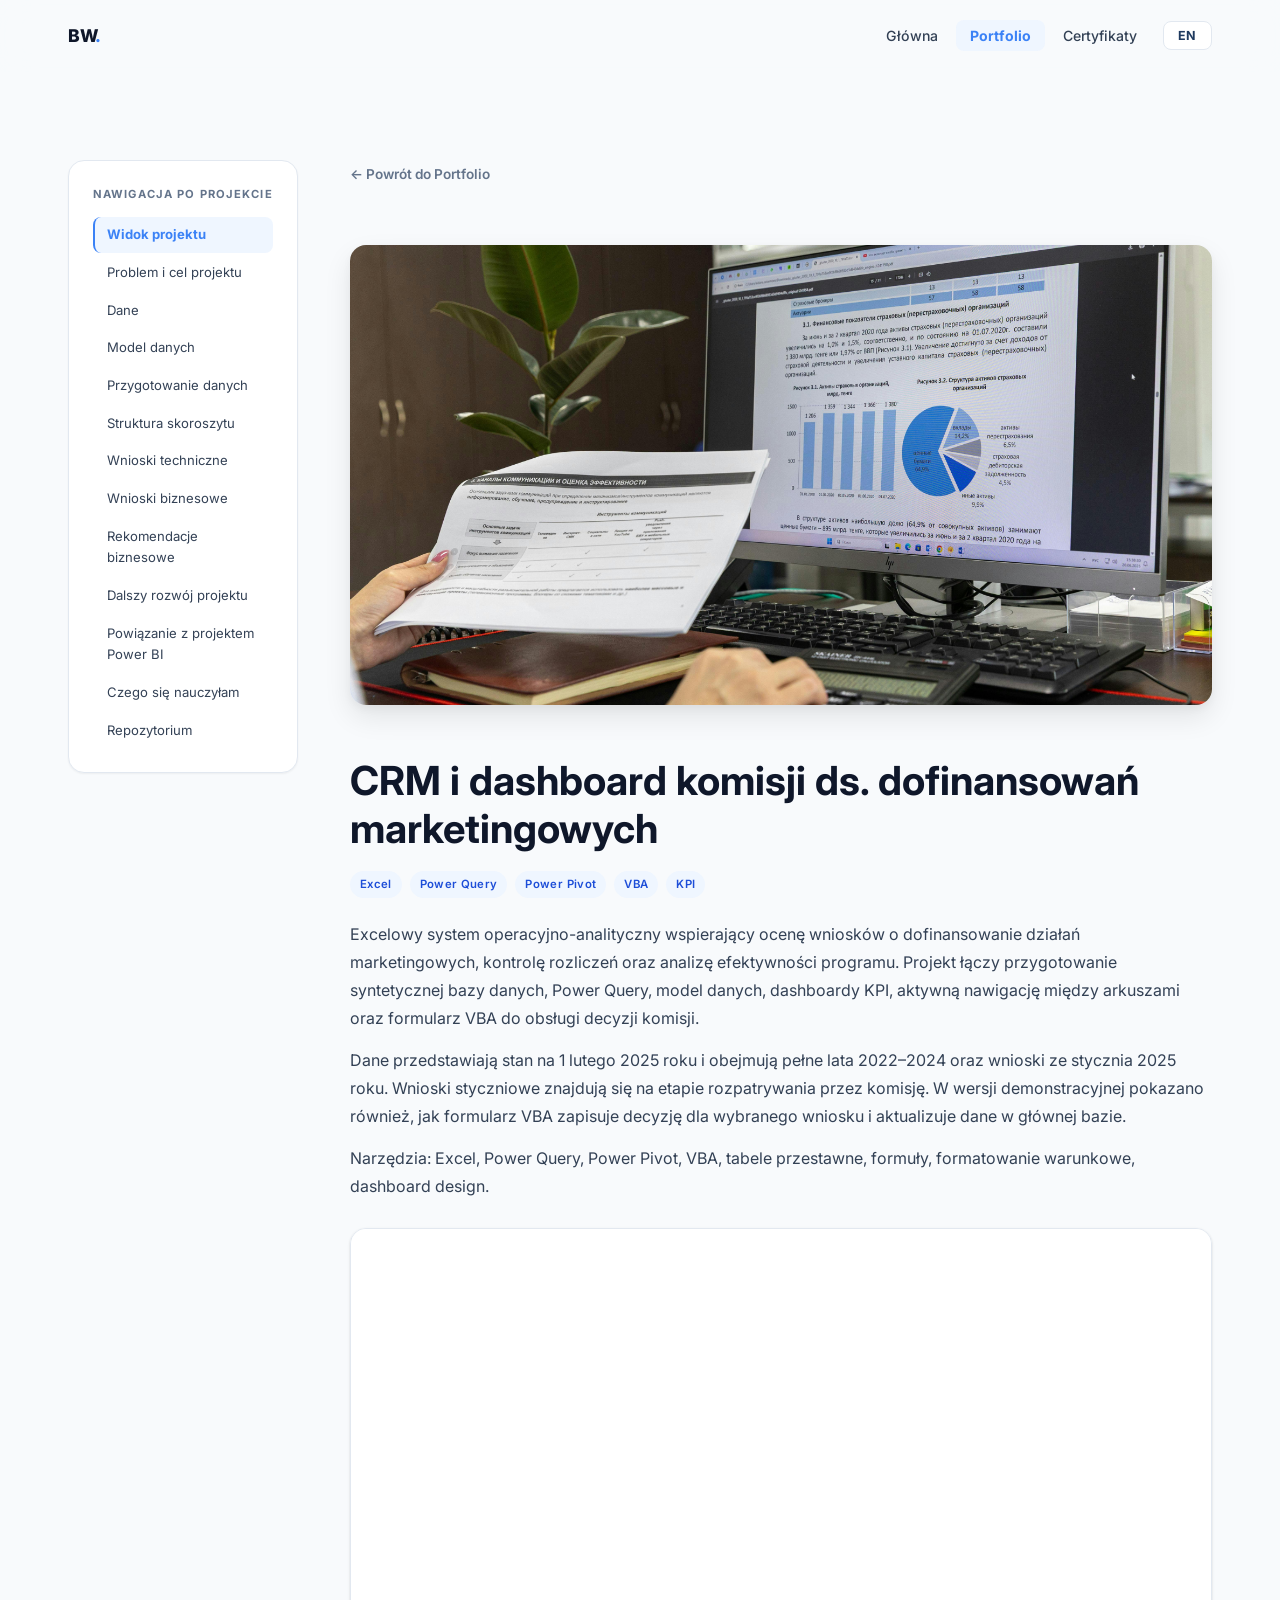
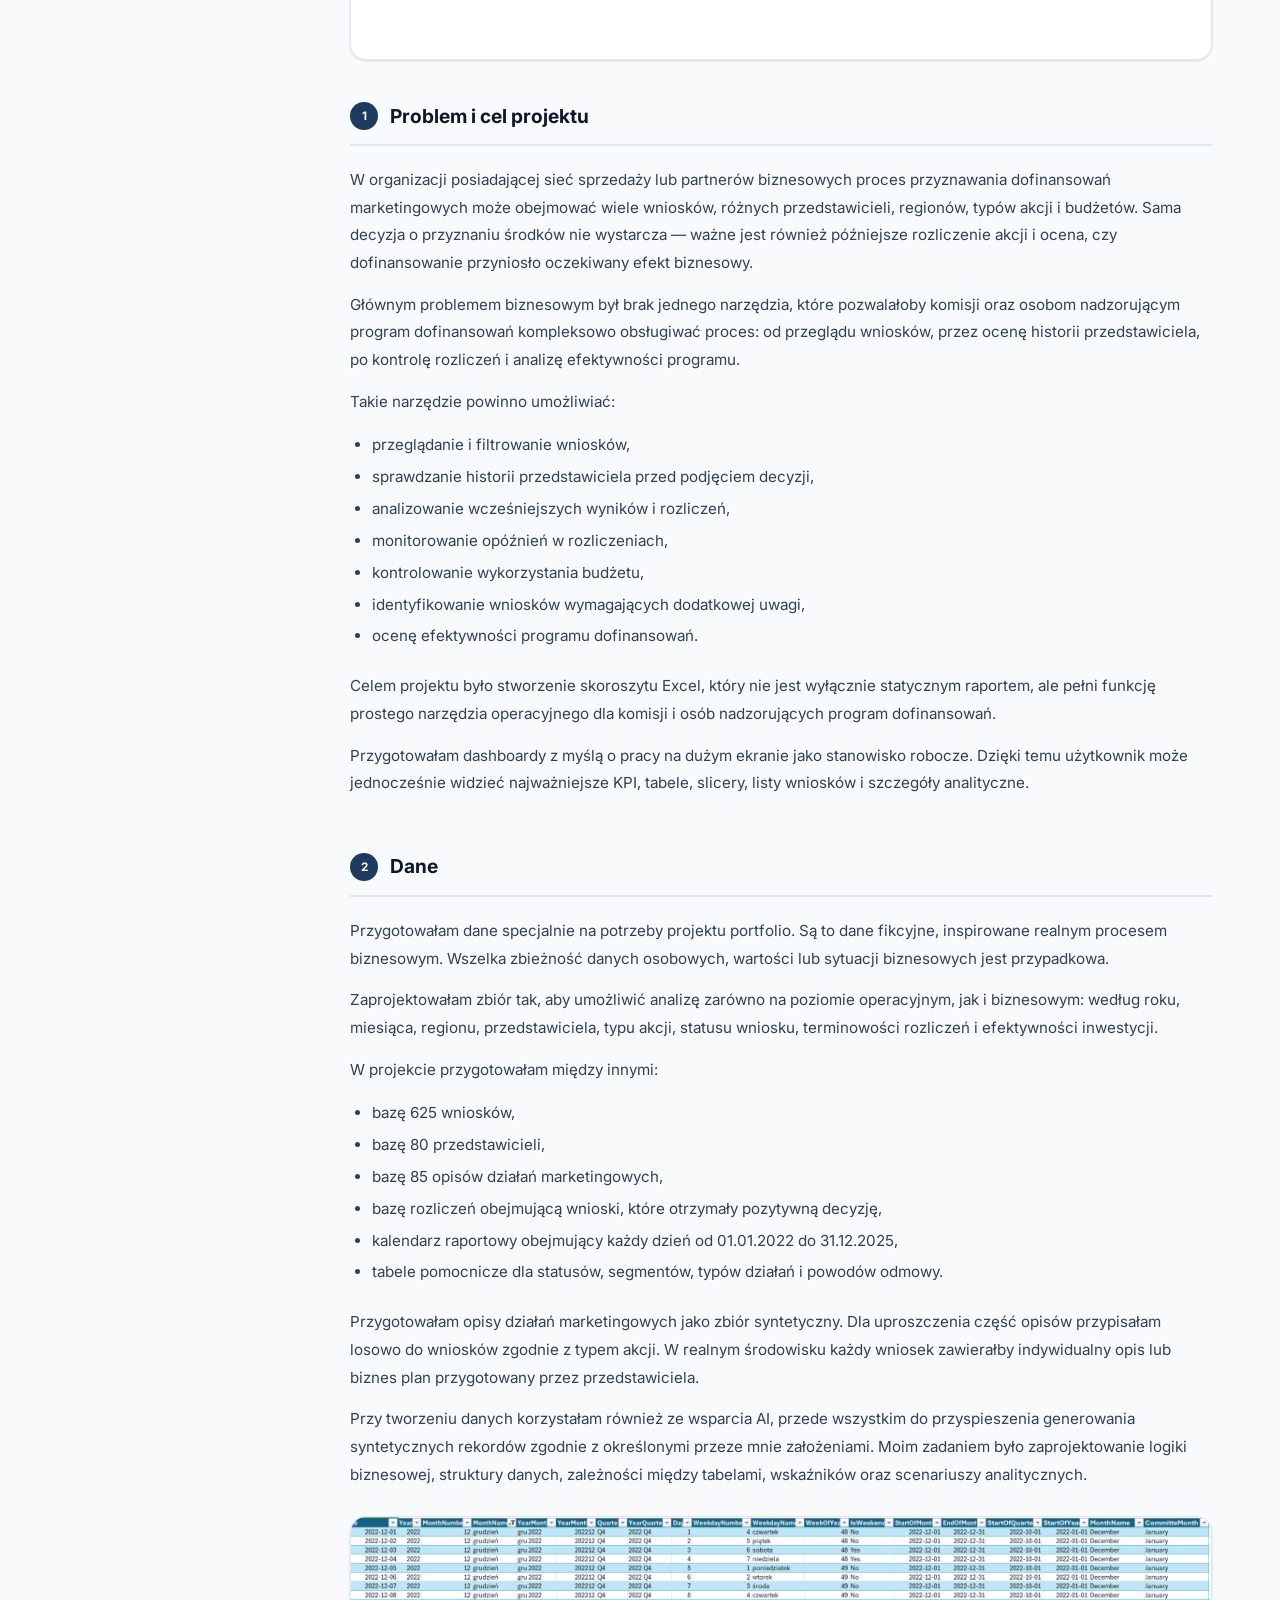
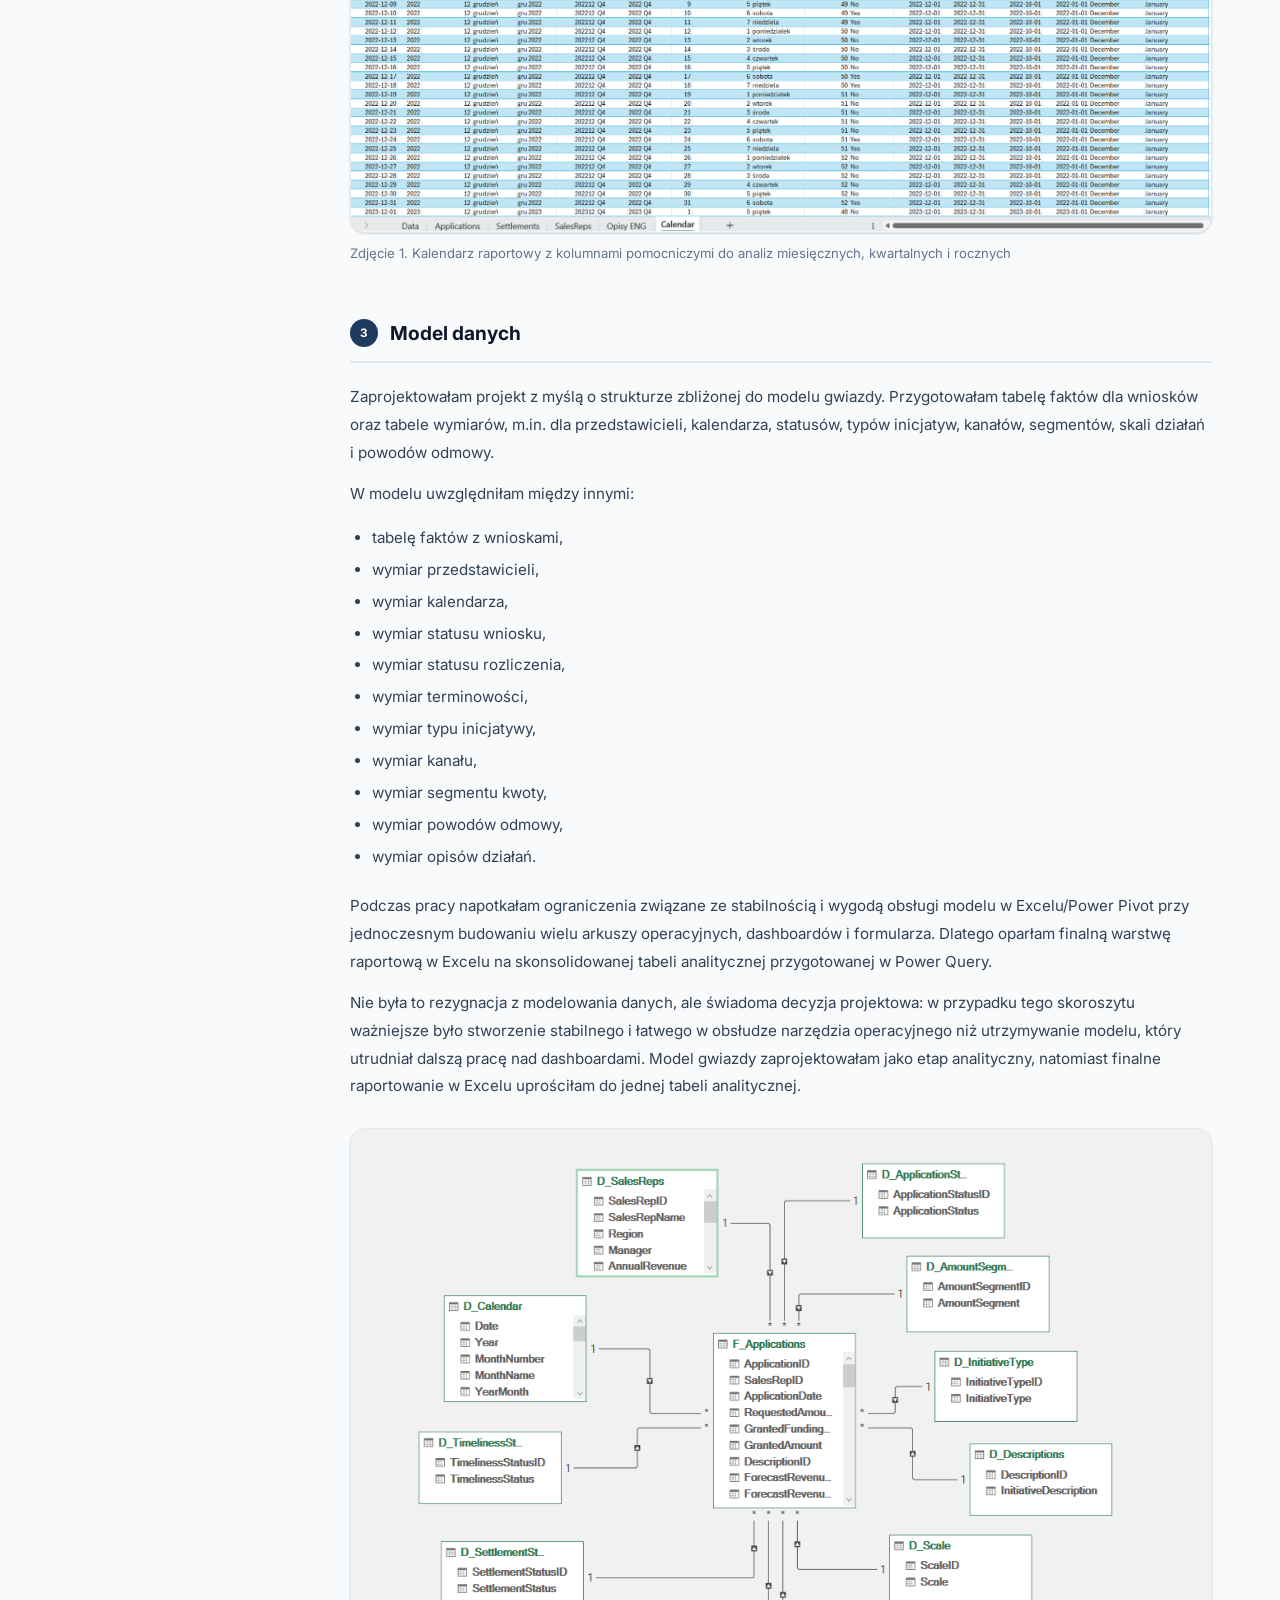
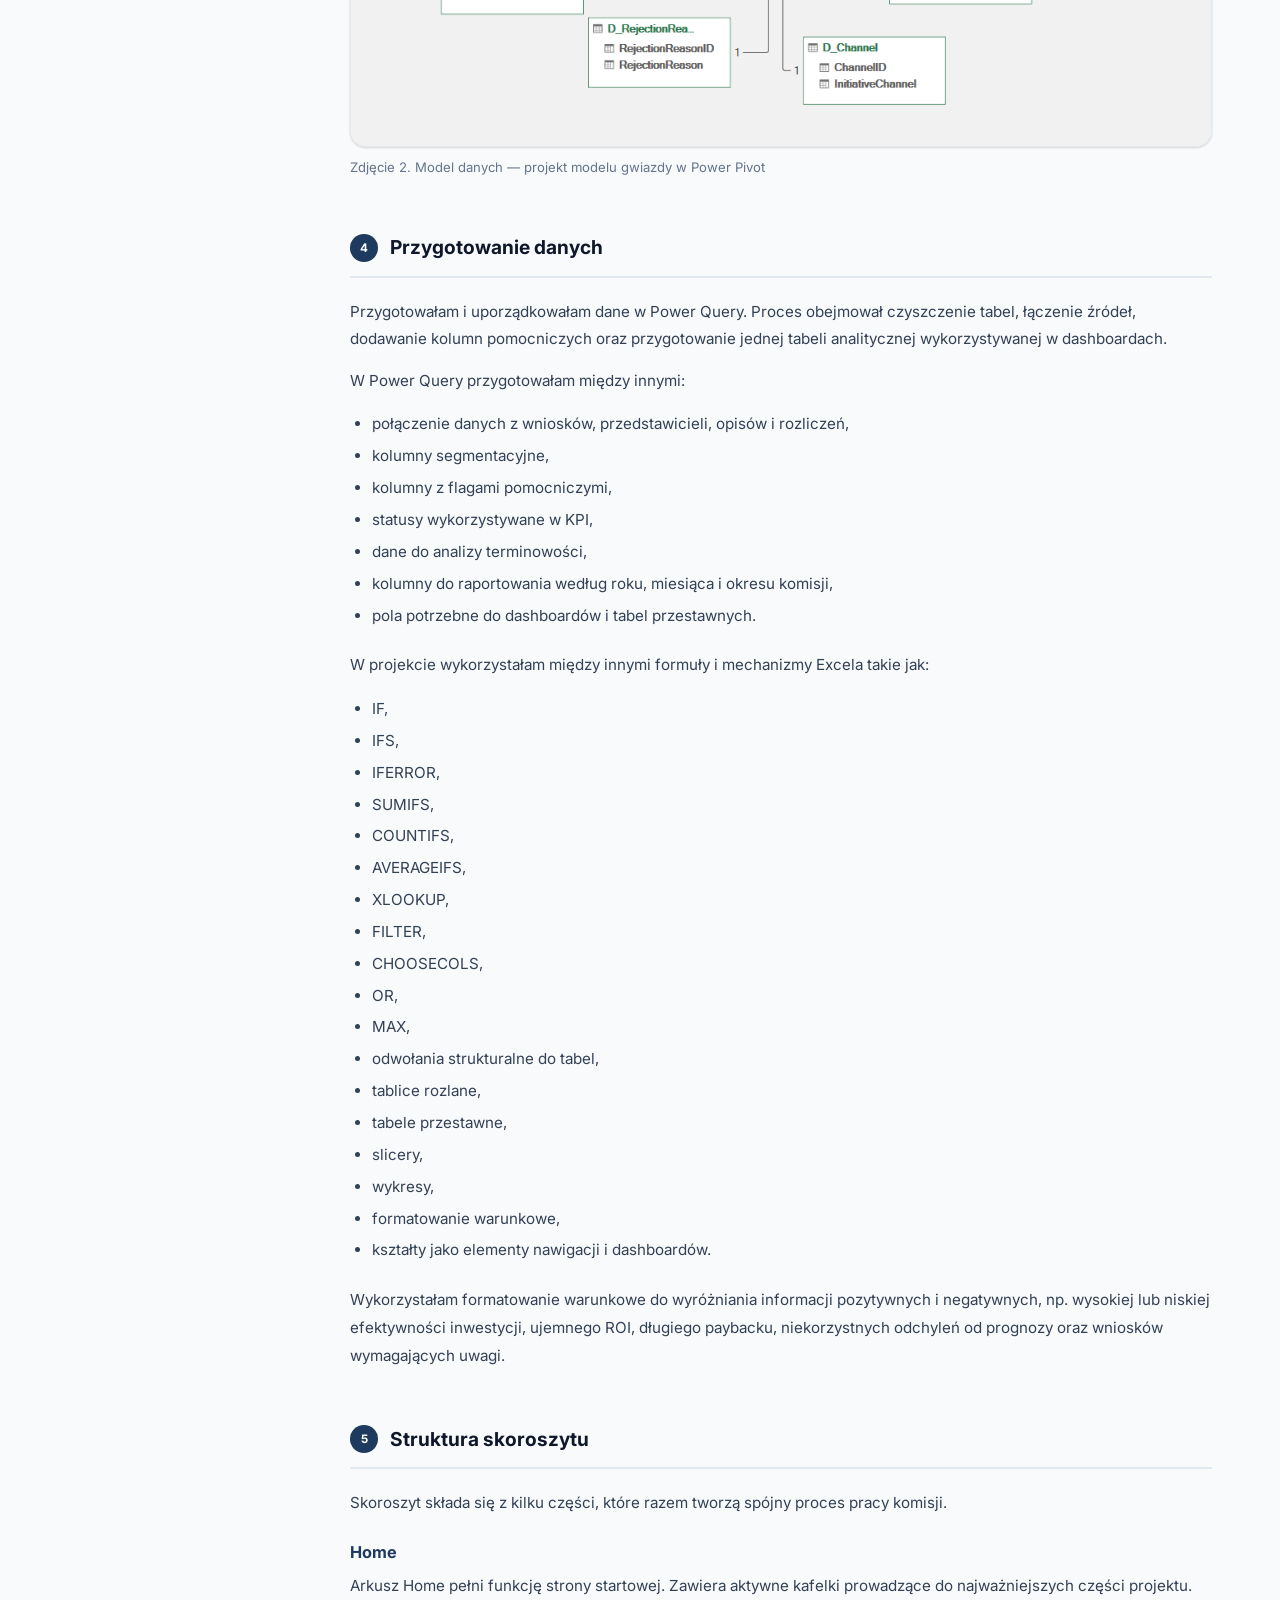
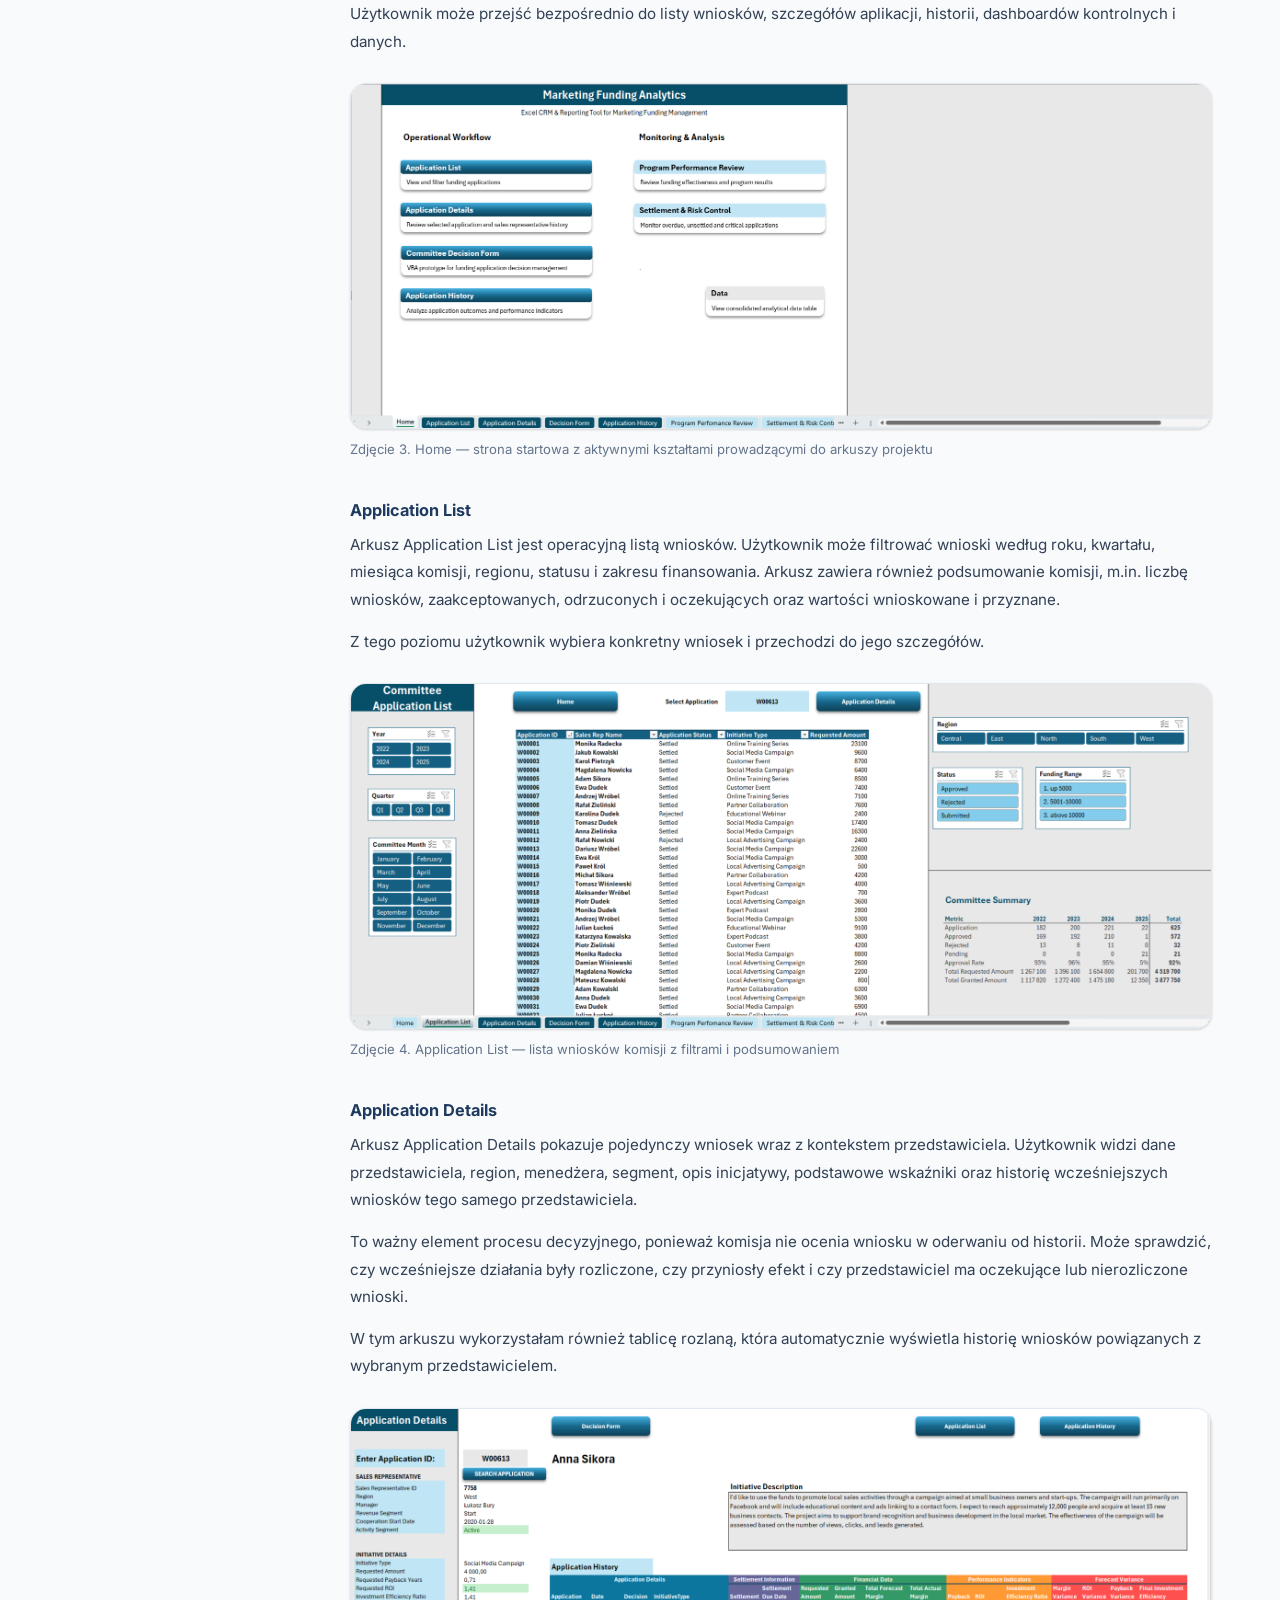
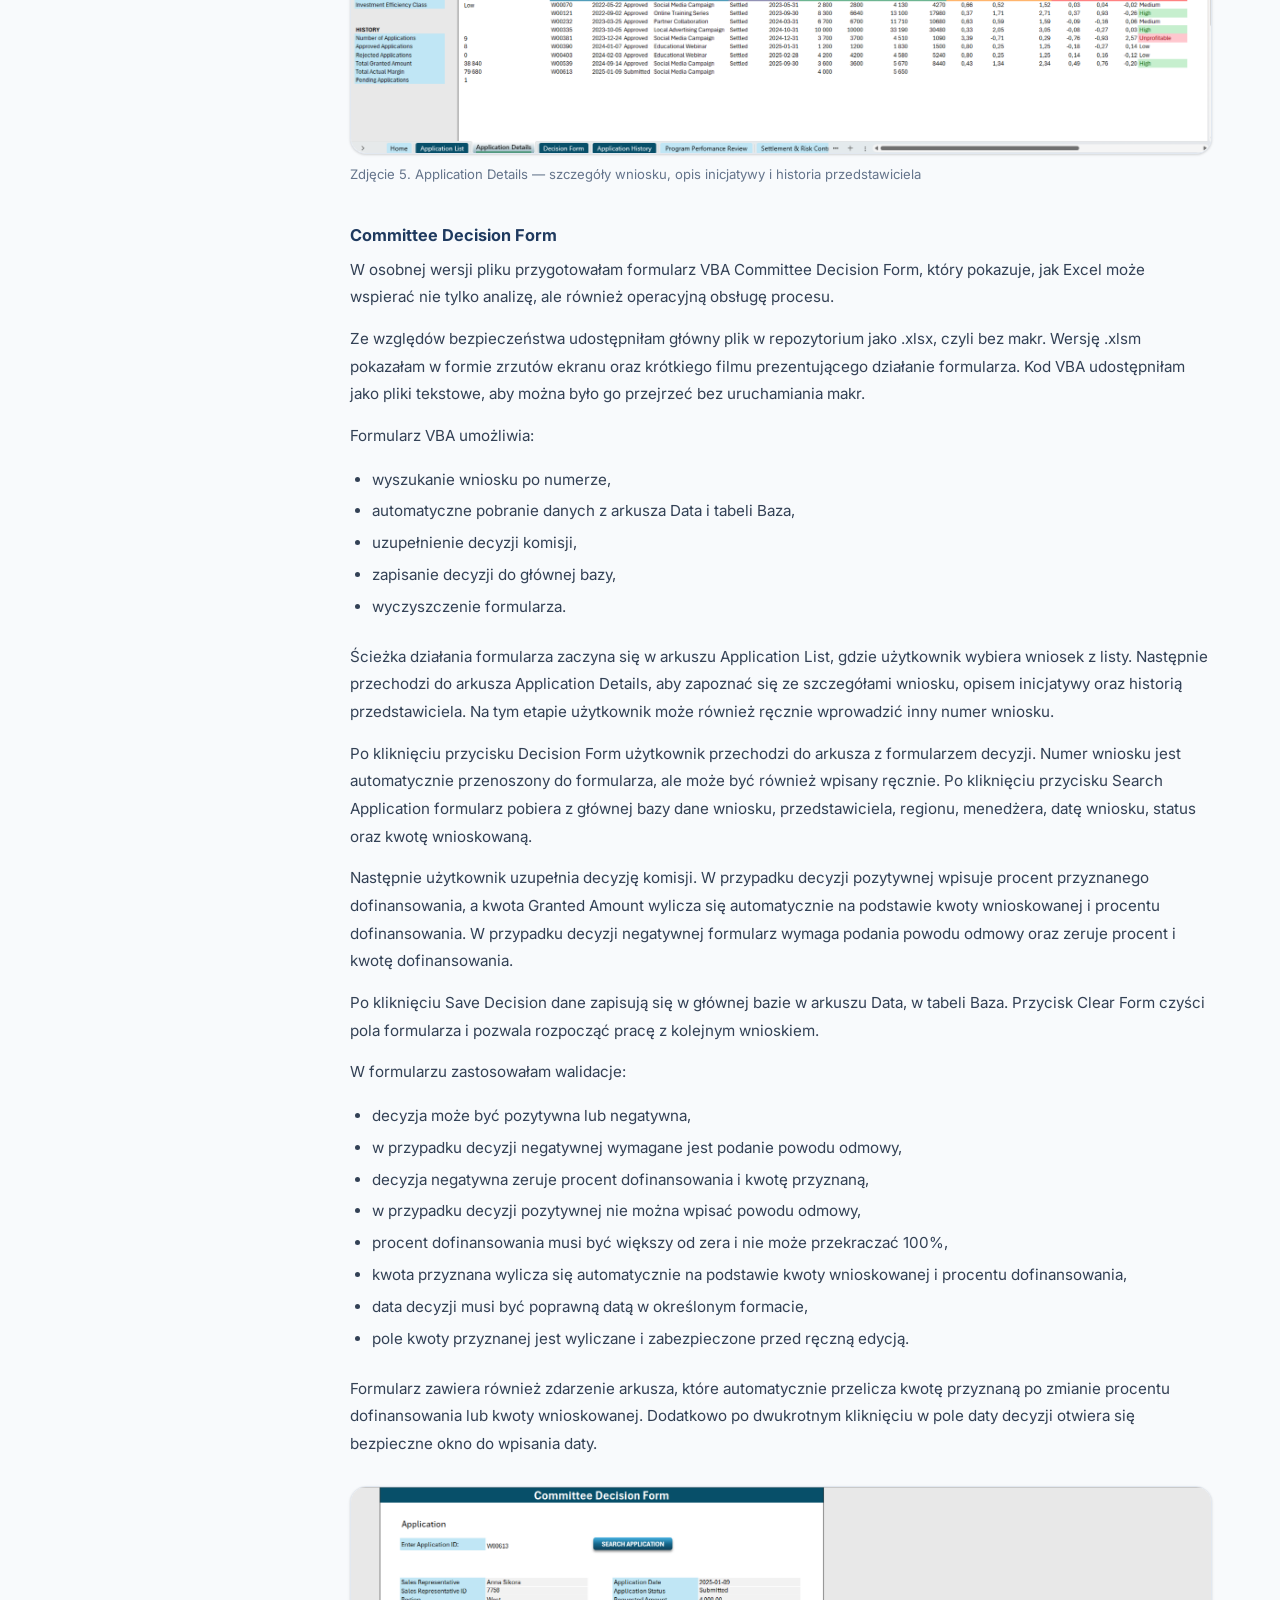
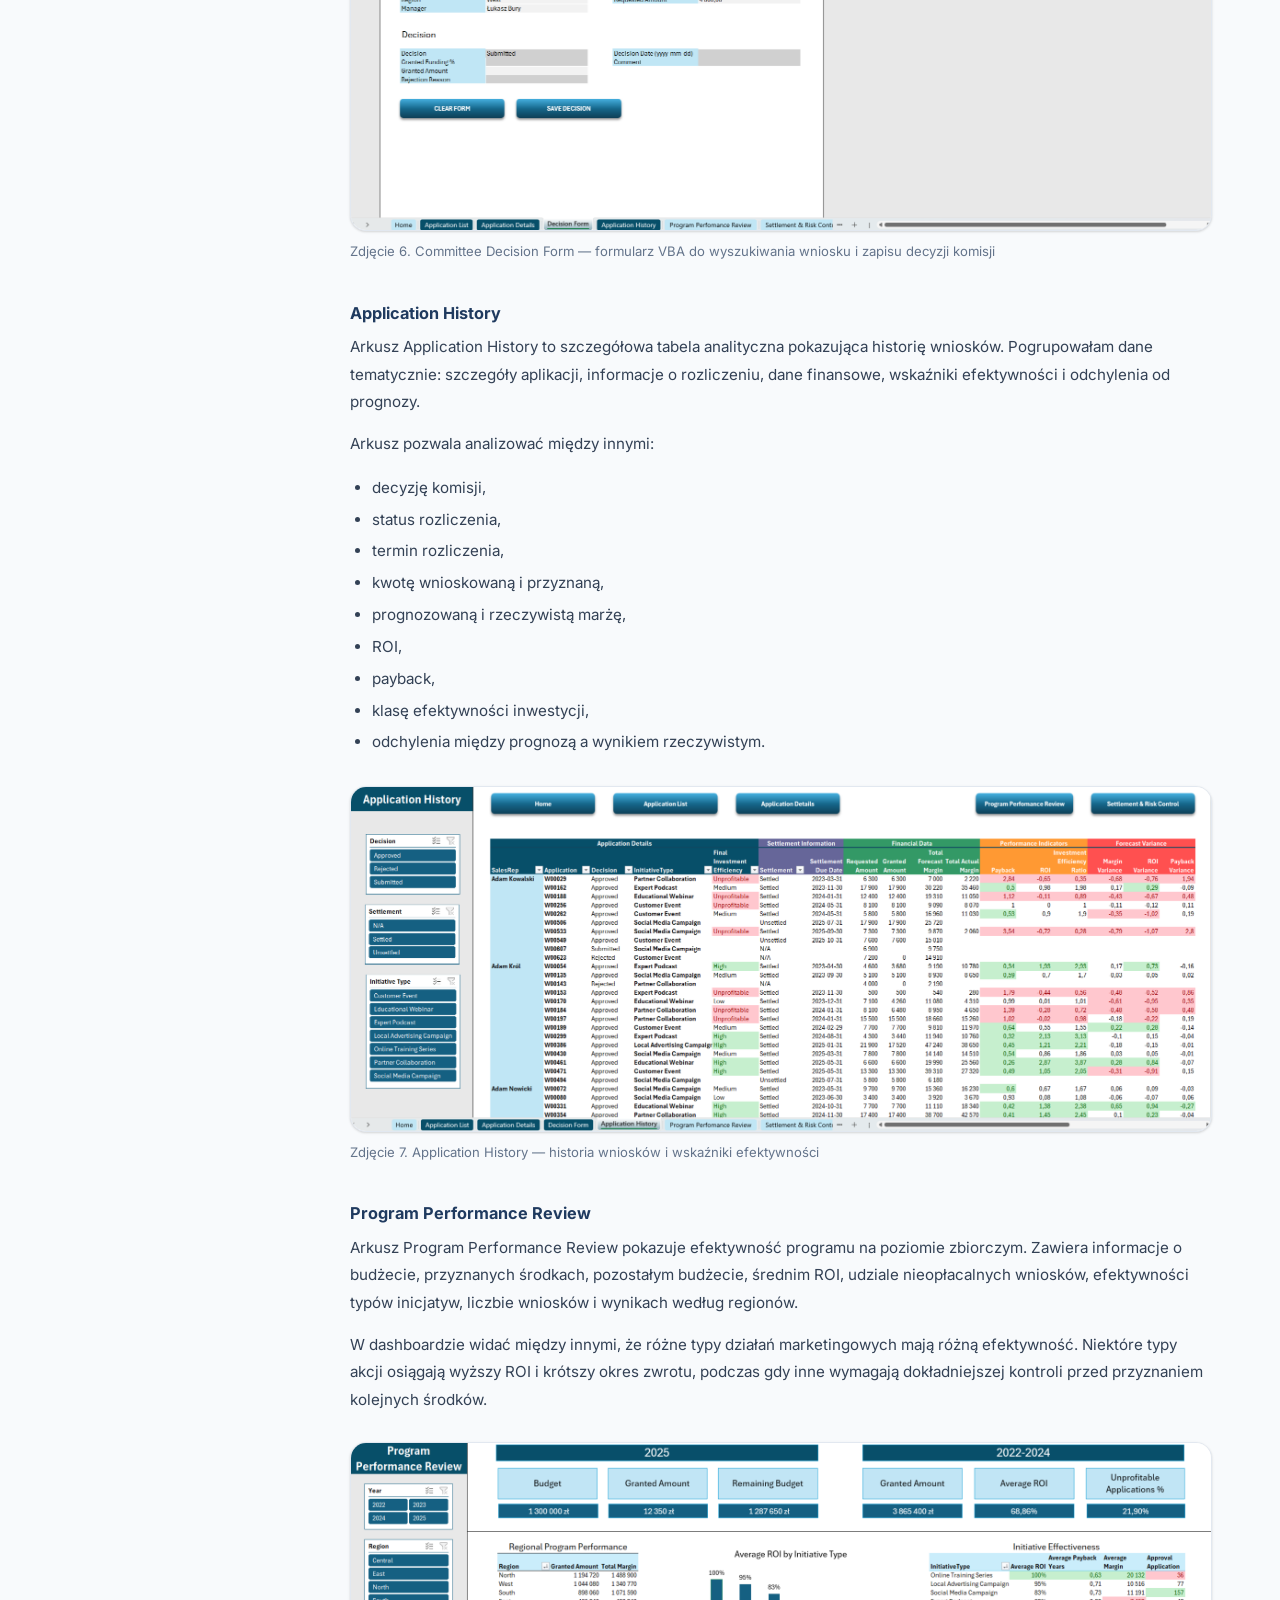
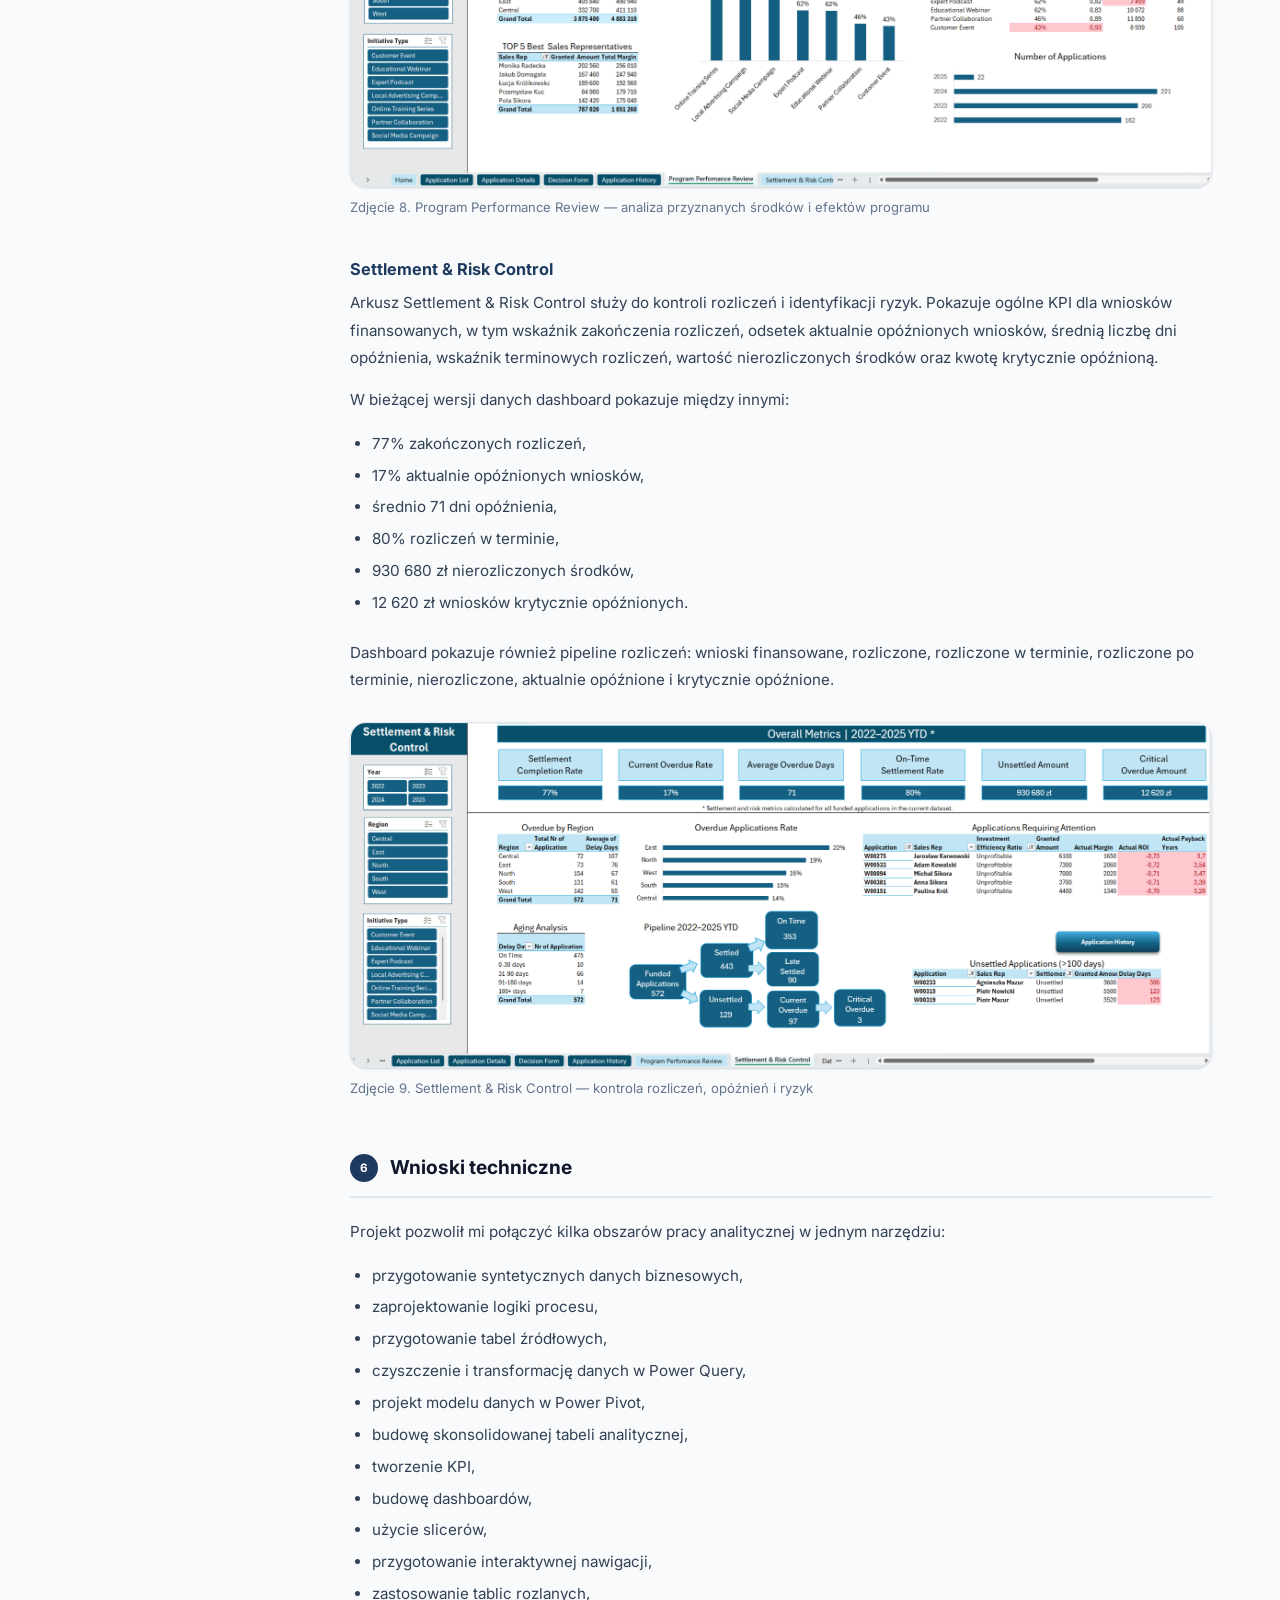
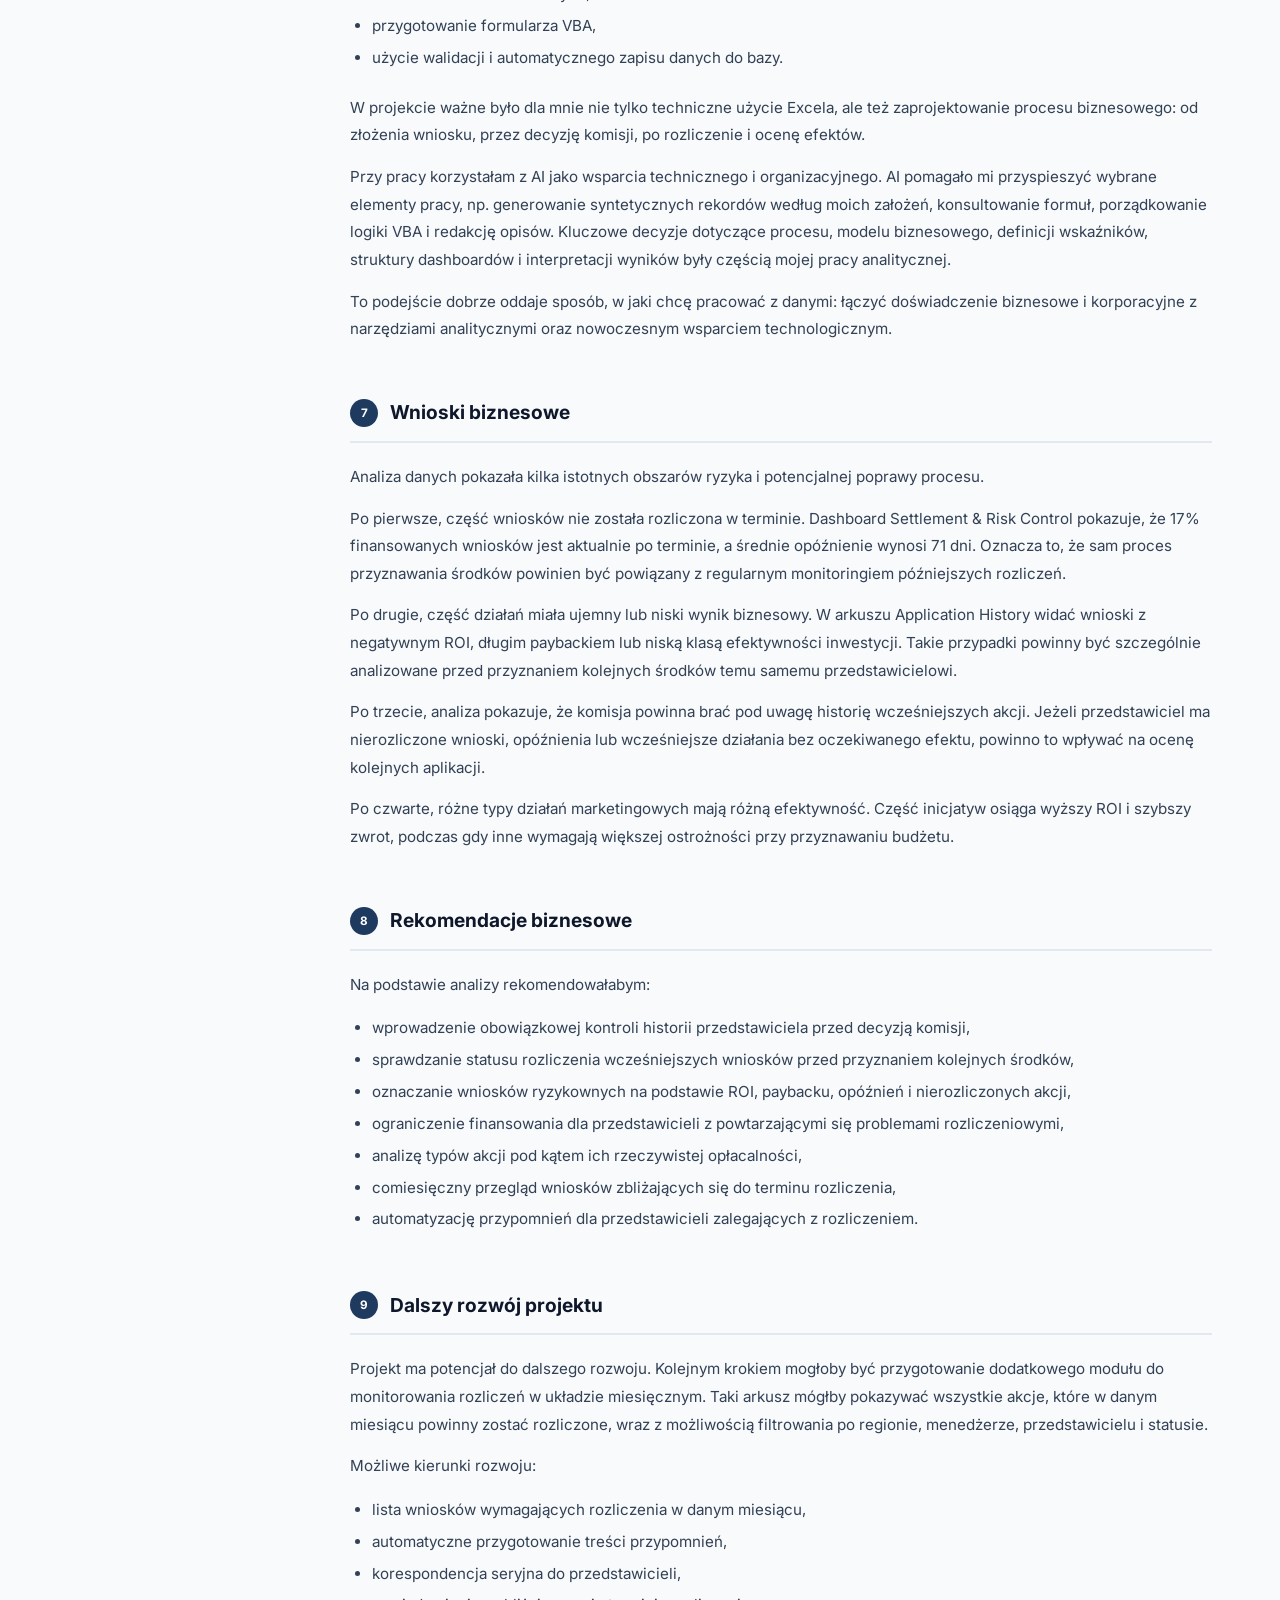
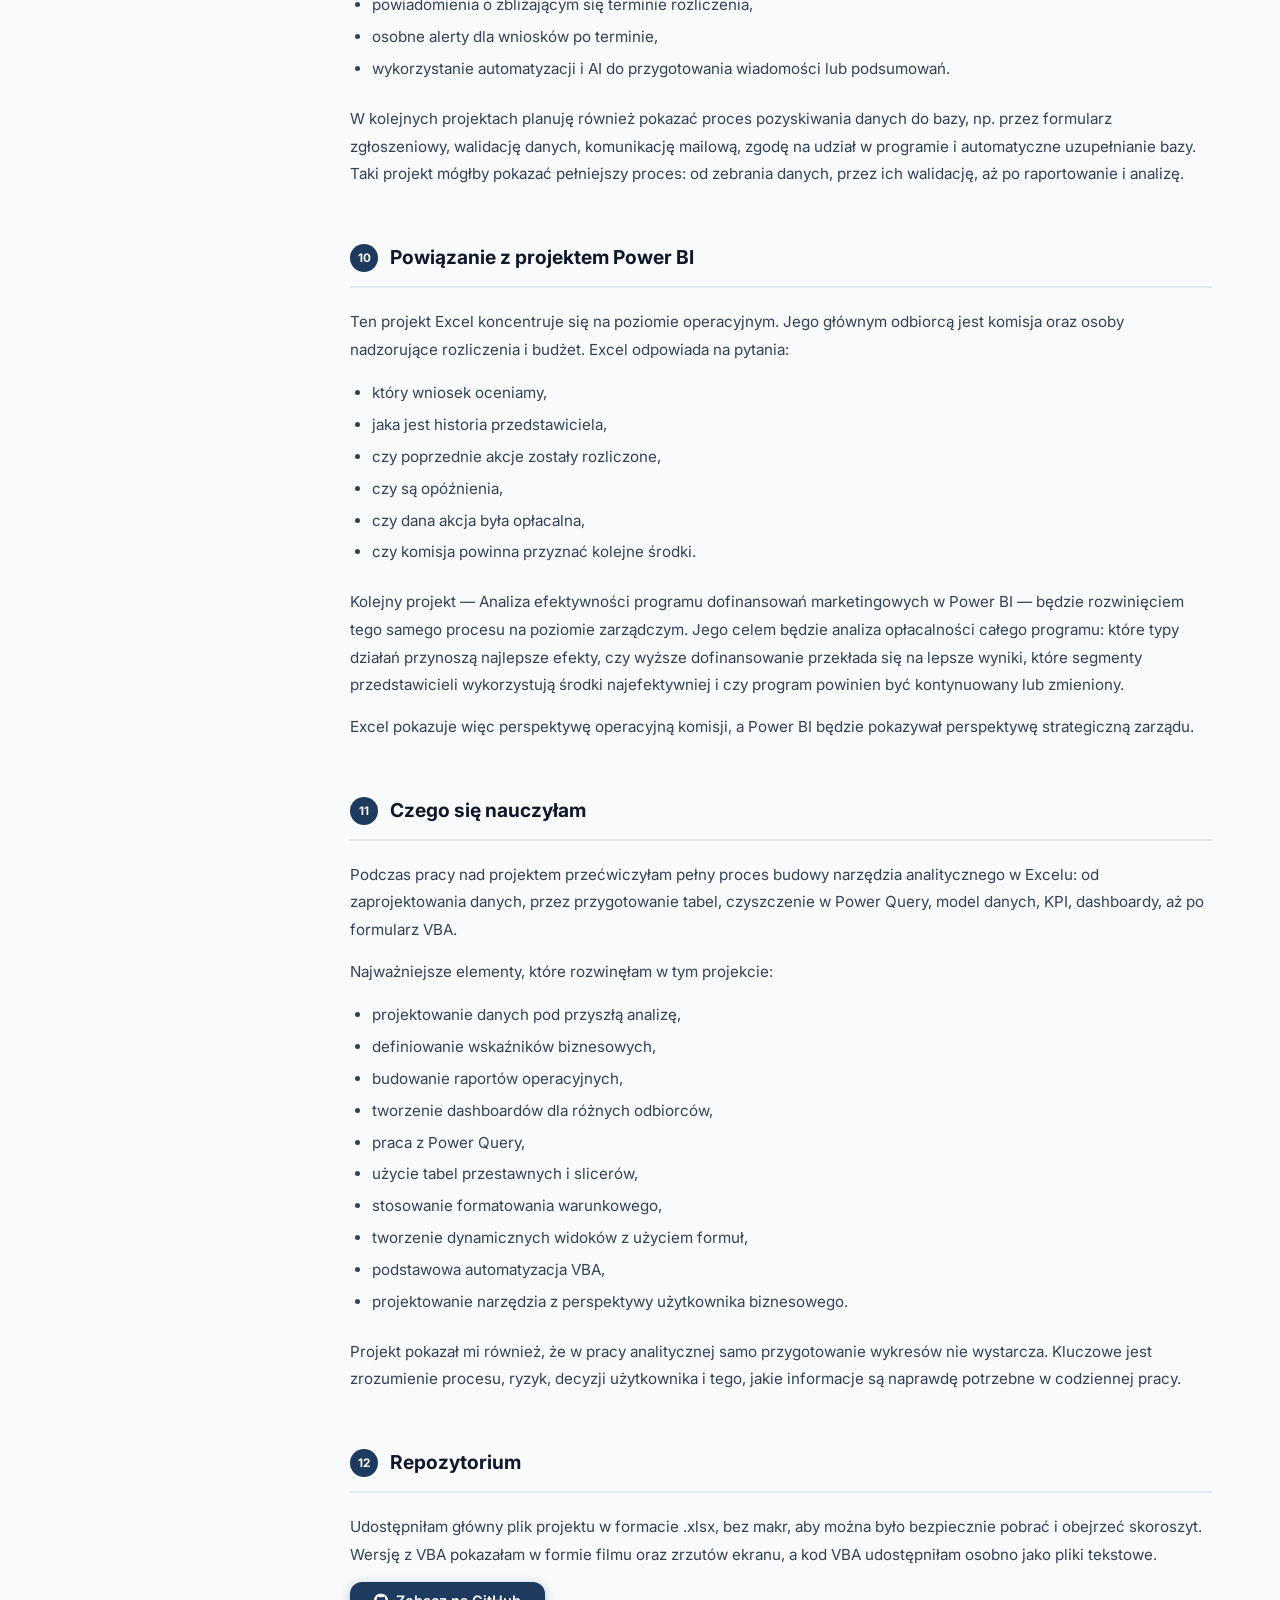
<file: projects/project1.html>
<!DOCTYPE html>

<html lang="pl">
<head>
<meta charset="utf-8"/>
<meta content="width=device-width, initial-scale=1.0" name="viewport"/>
<meta content="CRM i dashboard komisji ds. dofinansowań marketingowych – projekt Excel, Power Query, Power Pivot i VBA." name="description"/>
<title>CRM i dashboard komisji ds. dofinansowań marketingowych – Bernardeta Wiekiera</title>
<link href="https://fonts.googleapis.com" rel="preconnect"/>
<link crossorigin="" href="https://fonts.gstatic.com" rel="preconnect"/>
<link href="https://fonts.googleapis.com/css2?family=Inter:wght@300;400;500;600;700;800&amp;display=swap" rel="stylesheet"/>
<link href="https://cdnjs.cloudflare.com/ajax/libs/font-awesome/6.5.1/css/all.min.css" rel="stylesheet"/>
<link href="../css/style.css" rel="stylesheet"/>
</head>
<body data-page="portfolio">
<nav aria-label="Główna nawigacja" id="navbar" role="navigation">
<div class="nav-inner">
<a class="nav-logo" href="../index.html">BW<span>.</span></a>
<button aria-expanded="false" aria-label="Menu" class="hamburger" id="hamburger"><span></span><span></span><span></span></button>
<ul id="nav-menu" role="list">
<li><a class="nav-link" data-i18n="nav_home" data-page="home" href="../index.html">Główna</a></li>
<li><a class="nav-link" data-i18n="nav_portfolio" data-page="portfolio" href="../portfolio.html">Portfolio</a></li>
<li><a class="nav-link" data-i18n="nav_cert" data-page="cert" href="../certificates.html">Certyfikaty</a></li>
<li><button aria-label="Zmień język" class="lang-btn" id="lang-toggle">EN</button></li>
</ul>
</div>
</nav>
<main class="section section-bg">
<div class="container">
<div class="cs-layout">
<aside class="cs-sidebar">
<span class="cs-sidebar-label" data-i18n="cs_nav_label">Nawigacja po projekcie</span>
<nav aria-label="Nawigacja po projekcie" class="cs-sidebar-nav"><a href="#pl-overview" data-project-top-link="true">Widok projektu</a>
<a href="#pl-s1">Problem i cel projektu</a>
<a href="#pl-s2">Dane</a>
<a href="#pl-s3">Model danych</a>
<a href="#pl-s4">Przygotowanie danych</a>
<a href="#pl-s5">Struktura skoroszytu</a>
<a href="#pl-s6">Wnioski techniczne</a>
<a href="#pl-s7">Wnioski biznesowe</a>
<a href="#pl-s8">Rekomendacje biznesowe</a>
<a href="#pl-s9">Dalszy rozwój projektu</a>
<a href="#pl-s10">Powiązanie z projektem Power BI</a>
<a href="#pl-s11">Czego się nauczyłam</a>
<a href="#pl-s12">Repozytorium</a>
</nav>
</aside>
<article class="cs-content project1-case">
<a class="cs-back-link" data-i18n="cs_back" href="../portfolio.html">← Powrót do Portfolio</a>

<div data-project-lang="pl" id="pl-overview"><figure class="cs-figure cs-main-figure"><div class="cs-hero-img"><img alt="CRM i dashboard komisji ds. dofinansowań marketingowych — widok główny projektu" onerror="this.style.display='none'; this.nextElementSibling.style.display='flex';" src="../images/projects/project1_main.png"/><div class="cs-hero-img-placeholder" style="display:none;"><i aria-hidden="true" class="fas fa-image"></i><span>../images/projects/project1_main.png</span></div></div></figure><h1 class="cs-title">CRM i dashboard komisji ds. dofinansowań marketingowych</h1><div class="cs-intro-meta"><span class="tag">Excel</span><span class="tag">Power Query</span><span class="tag">Power Pivot</span><span class="tag">VBA</span><span class="tag">KPI</span></div>
<p>Excelowy system operacyjno-analityczny wspierający ocenę wniosków o dofinansowanie działań marketingowych, kontrolę rozliczeń oraz analizę efektywności programu. Projekt łączy przygotowanie syntetycznej bazy danych, Power Query, model danych, dashboardy KPI, aktywną nawigację między arkuszami oraz formularz VBA do obsługi decyzji komisji.</p>
<p>Dane przedstawiają stan na 1 lutego 2025 roku i obejmują pełne lata 2022–2024 oraz wnioski ze stycznia 2025 roku. Wnioski styczniowe znajdują się na etapie rozpatrywania przez komisję. W wersji demonstracyjnej pokazano również, jak formularz VBA zapisuje decyzję dla wybranego wniosku i aktualizuje dane w głównej bazie.</p>
<p>Narzędzia: Excel, Power Query, Power Pivot, VBA, tabele przestawne, formuły, formatowanie warunkowe, dashboard design.</p>
<figure class="cs-figure cs-demo-video"><div class="cs-video-wrap cs-video-giflike"><video autoplay muted loop playsinline preload="metadata" aria-label="Demonstracja działania skoroszytu"><source src="../images/projects/project1_demo.mp4" type="video/mp4"/>Twoja przeglądarka nie obsługuje odtwarzania wideo.</video></div></figure>
<section class="cs-section" id="pl-s1"><h2 class="cs-section-title"><span class="cs-num">1</span>Problem i cel projektu</h2>
<p>W organizacji posiadającej sieć sprzedaży lub partnerów biznesowych proces przyznawania dofinansowań marketingowych może obejmować wiele wniosków, różnych przedstawicieli, regionów, typów akcji i budżetów. Sama decyzja o przyznaniu środków nie wystarcza — ważne jest również późniejsze rozliczenie akcji i ocena, czy dofinansowanie przyniosło oczekiwany efekt biznesowy.</p>
<p>Głównym problemem biznesowym był brak jednego narzędzia, które pozwalałoby komisji oraz osobom nadzorującym program dofinansowań kompleksowo obsługiwać proces: od przeglądu wniosków, przez ocenę historii przedstawiciela, po kontrolę rozliczeń i analizę efektywności programu.</p><p>Takie narzędzie powinno umożliwiać:</p><ul><li>przeglądanie i filtrowanie wniosków,</li><li>sprawdzanie historii przedstawiciela przed podjęciem decyzji,</li><li>analizowanie wcześniejszych wyników i rozliczeń,</li><li>monitorowanie opóźnień w rozliczeniach,</li><li>kontrolowanie wykorzystania budżetu,</li><li>identyfikowanie wniosków wymagających dodatkowej uwagi,</li><li>ocenę efektywności programu dofinansowań.</li></ul>
<p>Celem projektu było stworzenie skoroszytu Excel, który nie jest wyłącznie statycznym raportem, ale pełni funkcję prostego narzędzia operacyjnego dla komisji i osób nadzorujących program dofinansowań.</p>
<p>Przygotowałam dashboardy z myślą o pracy na dużym ekranie jako stanowisko robocze. Dzięki temu użytkownik może jednocześnie widzieć najważniejsze KPI, tabele, slicery, listy wniosków i szczegóły analityczne.</p>
</section>
<section class="cs-section" id="pl-s2"><h2 class="cs-section-title"><span class="cs-num">2</span>Dane</h2>
<p>Przygotowałam dane specjalnie na potrzeby projektu portfolio. Są to dane fikcyjne, inspirowane realnym procesem biznesowym. Wszelka zbieżność danych osobowych, wartości lub sytuacji biznesowych jest przypadkowa.</p>
<p>Zaprojektowałam zbiór tak, aby umożliwić analizę zarówno na poziomie operacyjnym, jak i biznesowym: według roku, miesiąca, regionu, przedstawiciela, typu akcji, statusu wniosku, terminowości rozliczeń i efektywności inwestycji.</p>
<p>W projekcie przygotowałam między innymi:</p><ul><li>bazę 625 wniosków,</li><li>bazę 80 przedstawicieli,</li><li>bazę 85 opisów działań marketingowych,</li><li>bazę rozliczeń obejmującą wnioski, które otrzymały pozytywną decyzję,</li><li>kalendarz raportowy obejmujący każdy dzień od 01.01.2022 do 31.12.2025,</li><li>tabele pomocnicze dla statusów, segmentów, typów działań i powodów odmowy.</li></ul>
<p>Przygotowałam opisy działań marketingowych jako zbiór syntetyczny. Dla uproszczenia część opisów przypisałam losowo do wniosków zgodnie z typem akcji. W realnym środowisku każdy wniosek zawierałby indywidualny opis lub biznes plan przygotowany przez przedstawiciela.</p>
<p>Przy tworzeniu danych korzystałam również ze wsparcia AI, przede wszystkim do przyspieszenia generowania syntetycznych rekordów zgodnie z określonymi przeze mnie założeniami. Moim zadaniem było zaprojektowanie logiki biznesowej, struktury danych, zależności między tabelami, wskaźników oraz scenariuszy analitycznych.</p>
<figure class="cs-figure"><div class="cs-wide-img"><img alt="Zdjęcie 1. Kalendarz raportowy z kolumnami pomocniczymi do analiz miesięcznych, kwartalnych i rocznych" onerror="this.style.display='none'; this.nextElementSibling.style.display='flex';" src="../images/projects/project1_calendar.png"/><div class="cs-hero-img-placeholder" style="display:none;"><i aria-hidden="true" class="fas fa-image"></i><span>../images/projects/project1_calendar.png</span></div></div><figcaption>Zdjęcie 1. Kalendarz raportowy z kolumnami pomocniczymi do analiz miesięcznych, kwartalnych i rocznych</figcaption></figure>
</section>
<section class="cs-section" id="pl-s3"><h2 class="cs-section-title"><span class="cs-num">3</span>Model danych</h2>
<p>Zaprojektowałam projekt z myślą o strukturze zbliżonej do modelu gwiazdy. Przygotowałam tabelę faktów dla wniosków oraz tabele wymiarów, m.in. dla przedstawicieli, kalendarza, statusów, typów inicjatyw, kanałów, segmentów, skali działań i powodów odmowy.</p>
<p>W modelu uwzględniłam między innymi:</p><ul><li>tabelę faktów z wnioskami,</li><li>wymiar przedstawicieli,</li><li>wymiar kalendarza,</li><li>wymiar statusu wniosku,</li><li>wymiar statusu rozliczenia,</li><li>wymiar terminowości,</li><li>wymiar typu inicjatywy,</li><li>wymiar kanału,</li><li>wymiar segmentu kwoty,</li><li>wymiar powodów odmowy,</li><li>wymiar opisów działań.</li></ul>
<p>Podczas pracy napotkałam ograniczenia związane ze stabilnością i wygodą obsługi modelu w Excelu/Power Pivot przy jednoczesnym budowaniu wielu arkuszy operacyjnych, dashboardów i formularza. Dlatego oparłam finalną warstwę raportową w Excelu na skonsolidowanej tabeli analitycznej przygotowanej w Power Query.</p>
<p>Nie była to rezygnacja z modelowania danych, ale świadoma decyzja projektowa: w przypadku tego skoroszytu ważniejsze było stworzenie stabilnego i łatwego w obsłudze narzędzia operacyjnego niż utrzymywanie modelu, który utrudniał dalszą pracę nad dashboardami. Model gwiazdy zaprojektowałam jako etap analityczny, natomiast finalne raportowanie w Excelu uprościłam do jednej tabeli analitycznej.</p>
<figure class="cs-figure"><div class="cs-wide-img"><img alt="Zdjęcie 2. Model danych — projekt modelu gwiazdy w Power Pivot" onerror="this.style.display='none'; this.nextElementSibling.style.display='flex';" src="../images/projects/project1_data_model.png"/><div class="cs-hero-img-placeholder" style="display:none;"><i aria-hidden="true" class="fas fa-image"></i><span>../images/projects/project1_data_model.png</span></div></div><figcaption>Zdjęcie 2. Model danych — projekt modelu gwiazdy w Power Pivot</figcaption></figure>
</section>
<section class="cs-section" id="pl-s4"><h2 class="cs-section-title"><span class="cs-num">4</span>Przygotowanie danych</h2>
<p>Przygotowałam i uporządkowałam dane w Power Query. Proces obejmował czyszczenie tabel, łączenie źródeł, dodawanie kolumn pomocniczych oraz przygotowanie jednej tabeli analitycznej wykorzystywanej w dashboardach.</p>
<p>W Power Query przygotowałam między innymi:</p><ul><li>połączenie danych z wniosków, przedstawicieli, opisów i rozliczeń,</li><li>kolumny segmentacyjne,</li><li>kolumny z flagami pomocniczymi,</li><li>statusy wykorzystywane w KPI,</li><li>dane do analizy terminowości,</li><li>kolumny do raportowania według roku, miesiąca i okresu komisji,</li><li>pola potrzebne do dashboardów i tabel przestawnych.</li></ul>
<p>W projekcie wykorzystałam między innymi formuły i mechanizmy Excela takie jak:</p><ul><li>IF,</li><li>IFS,</li><li>IFERROR,</li><li>SUMIFS,</li><li>COUNTIFS,</li><li>AVERAGEIFS,</li><li>XLOOKUP,</li><li>FILTER,</li><li>CHOOSECOLS,</li><li>OR,</li><li>MAX,</li><li>odwołania strukturalne do tabel,</li><li>tablice rozlane,</li><li>tabele przestawne,</li><li>slicery,</li><li>wykresy,</li><li>formatowanie warunkowe,</li><li>kształty jako elementy nawigacji i dashboardów.</li></ul>
<p>Wykorzystałam formatowanie warunkowe do wyróżniania informacji pozytywnych i negatywnych, np. wysokiej lub niskiej efektywności inwestycji, ujemnego ROI, długiego paybacku, niekorzystnych odchyleń od prognozy oraz wniosków wymagających uwagi.</p>
</section>
<section class="cs-section" id="pl-s5"><h2 class="cs-section-title"><span class="cs-num">5</span>Struktura skoroszytu</h2>
<p>Skoroszyt składa się z kilku części, które razem tworzą spójny proces pracy komisji.</p>
<h3>Home</h3>
<p>Arkusz Home pełni funkcję strony startowej. Zawiera aktywne kafelki prowadzące do najważniejszych części projektu. Użytkownik może przejść bezpośrednio do listy wniosków, szczegółów aplikacji, historii, dashboardów kontrolnych i danych.</p>
<figure class="cs-figure"><div class="cs-wide-img"><img alt="Zdjęcie 3. Home — strona startowa z aktywnymi kształtami prowadzącymi do arkuszy projektu" onerror="this.style.display='none'; this.nextElementSibling.style.display='flex';" src="../images/projects/project1_home.png"/><div class="cs-hero-img-placeholder" style="display:none;"><i aria-hidden="true" class="fas fa-image"></i><span>../images/projects/project1_home.png</span></div></div><figcaption>Zdjęcie 3. Home — strona startowa z aktywnymi kształtami prowadzącymi do arkuszy projektu</figcaption></figure>
<h3>Application List</h3>
<p>Arkusz Application List jest operacyjną listą wniosków. Użytkownik może filtrować wnioski według roku, kwartału, miesiąca komisji, regionu, statusu i zakresu finansowania. Arkusz zawiera również podsumowanie komisji, m.in. liczbę wniosków, zaakceptowanych, odrzuconych i oczekujących oraz wartości wnioskowane i przyznane.</p>
<p>Z tego poziomu użytkownik wybiera konkretny wniosek i przechodzi do jego szczegółów.</p>
<figure class="cs-figure"><div class="cs-wide-img"><img alt="Zdjęcie 4. Application List — lista wniosków komisji z filtrami i podsumowaniem" onerror="this.style.display='none'; this.nextElementSibling.style.display='flex';" src="../images/projects/project1_application_list.png"/><div class="cs-hero-img-placeholder" style="display:none;"><i aria-hidden="true" class="fas fa-image"></i><span>../images/projects/project1_application_list.png</span></div></div><figcaption>Zdjęcie 4. Application List — lista wniosków komisji z filtrami i podsumowaniem</figcaption></figure>
<h3>Application Details</h3>
<p>Arkusz Application Details pokazuje pojedynczy wniosek wraz z kontekstem przedstawiciela. Użytkownik widzi dane przedstawiciela, region, menedżera, segment, opis inicjatywy, podstawowe wskaźniki oraz historię wcześniejszych wniosków tego samego przedstawiciela.</p>
<p>To ważny element procesu decyzyjnego, ponieważ komisja nie ocenia wniosku w oderwaniu od historii. Może sprawdzić, czy wcześniejsze działania były rozliczone, czy przyniosły efekt i czy przedstawiciel ma oczekujące lub nierozliczone wnioski.</p>
<p>W tym arkuszu wykorzystałam również tablicę rozlaną, która automatycznie wyświetla historię wniosków powiązanych z wybranym przedstawicielem.</p>
<figure class="cs-figure"><div class="cs-wide-img"><img alt="Zdjęcie 5. Application Details — szczegóły wniosku, opis inicjatywy i historia przedstawiciela" onerror="this.style.display='none'; this.nextElementSibling.style.display='flex';" src="../images/projects/project1_application_details.png"/><div class="cs-hero-img-placeholder" style="display:none;"><i aria-hidden="true" class="fas fa-image"></i><span>../images/projects/project1_application_details.png</span></div></div><figcaption>Zdjęcie 5. Application Details — szczegóły wniosku, opis inicjatywy i historia przedstawiciela</figcaption></figure>
<h3>Committee Decision Form</h3>
<p>W osobnej wersji pliku przygotowałam formularz VBA Committee Decision Form, który pokazuje, jak Excel może wspierać nie tylko analizę, ale również operacyjną obsługę procesu.</p>
<p>Ze względów bezpieczeństwa udostępniłam główny plik w repozytorium jako .xlsx, czyli bez makr. Wersję .xlsm pokazałam w formie zrzutów ekranu oraz krótkiego filmu prezentującego działanie formularza. Kod VBA udostępniłam jako pliki tekstowe, aby można było go przejrzeć bez uruchamiania makr.</p>
<p>Formularz VBA umożliwia:</p><ul><li>wyszukanie wniosku po numerze,</li><li>automatyczne pobranie danych z arkusza Data i tabeli Baza,</li><li>uzupełnienie decyzji komisji,</li><li>zapisanie decyzji do głównej bazy,</li><li>wyczyszczenie formularza.</li></ul>
<p>Ścieżka działania formularza zaczyna się w arkuszu Application List, gdzie użytkownik wybiera wniosek z listy. Następnie przechodzi do arkusza Application Details, aby zapoznać się ze szczegółami wniosku, opisem inicjatywy oraz historią przedstawiciela. Na tym etapie użytkownik może również ręcznie wprowadzić inny numer wniosku.</p>
<p>Po kliknięciu przycisku Decision Form użytkownik przechodzi do arkusza z formularzem decyzji. Numer wniosku jest automatycznie przenoszony do formularza, ale może być również wpisany ręcznie. Po kliknięciu przycisku Search Application formularz pobiera z głównej bazy dane wniosku, przedstawiciela, regionu, menedżera, datę wniosku, status oraz kwotę wnioskowaną.</p>
<p>Następnie użytkownik uzupełnia decyzję komisji. W przypadku decyzji pozytywnej wpisuje procent przyznanego dofinansowania, a kwota Granted Amount wylicza się automatycznie na podstawie kwoty wnioskowanej i procentu dofinansowania. W przypadku decyzji negatywnej formularz wymaga podania powodu odmowy oraz zeruje procent i kwotę dofinansowania.</p>
<p>Po kliknięciu Save Decision dane zapisują się w głównej bazie w arkuszu Data, w tabeli Baza. Przycisk Clear Form czyści pola formularza i pozwala rozpocząć pracę z kolejnym wnioskiem.</p>
<p>W formularzu zastosowałam walidacje:</p><ul><li>decyzja może być pozytywna lub negatywna,</li><li>w przypadku decyzji negatywnej wymagane jest podanie powodu odmowy,</li><li>decyzja negatywna zeruje procent dofinansowania i kwotę przyznaną,</li><li>w przypadku decyzji pozytywnej nie można wpisać powodu odmowy,</li><li>procent dofinansowania musi być większy od zera i nie może przekraczać 100%,</li><li>kwota przyznana wylicza się automatycznie na podstawie kwoty wnioskowanej i procentu dofinansowania,</li><li>data decyzji musi być poprawną datą w określonym formacie,</li><li>pole kwoty przyznanej jest wyliczane i zabezpieczone przed ręczną edycją.</li></ul>
<p>Formularz zawiera również zdarzenie arkusza, które automatycznie przelicza kwotę przyznaną po zmianie procentu dofinansowania lub kwoty wnioskowanej. Dodatkowo po dwukrotnym kliknięciu w pole daty decyzji otwiera się bezpieczne okno do wpisania daty.</p>
<figure class="cs-figure"><div class="cs-wide-img"><img alt="Zdjęcie 6. Committee Decision Form — formularz VBA do wyszukiwania wniosku i zapisu decyzji komisji" onerror="this.style.display='none'; this.nextElementSibling.style.display='flex';" src="../images/projects/project1_decision_form.png"/><div class="cs-hero-img-placeholder" style="display:none;"><i aria-hidden="true" class="fas fa-image"></i><span>../images/projects/project1_decision_form.png</span></div></div><figcaption>Zdjęcie 6. Committee Decision Form — formularz VBA do wyszukiwania wniosku i zapisu decyzji komisji</figcaption></figure>
<h3>Application History</h3>
<p>Arkusz Application History to szczegółowa tabela analityczna pokazująca historię wniosków. Pogrupowałam dane tematycznie: szczegóły aplikacji, informacje o rozliczeniu, dane finansowe, wskaźniki efektywności i odchylenia od prognozy.</p>
<p>Arkusz pozwala analizować między innymi:</p><ul><li>decyzję komisji,</li><li>status rozliczenia,</li><li>termin rozliczenia,</li><li>kwotę wnioskowaną i przyznaną,</li><li>prognozowaną i rzeczywistą marżę,</li><li>ROI,</li><li>payback,</li><li>klasę efektywności inwestycji,</li><li>odchylenia między prognozą a wynikiem rzeczywistym.</li></ul>
<figure class="cs-figure"><div class="cs-wide-img"><img alt="Zdjęcie 7. Application History — historia wniosków i wskaźniki efektywności" onerror="this.style.display='none'; this.nextElementSibling.style.display='flex';" src="../images/projects/project1_application_history.png"/><div class="cs-hero-img-placeholder" style="display:none;"><i aria-hidden="true" class="fas fa-image"></i><span>../images/projects/project1_application_history.png</span></div></div><figcaption>Zdjęcie 7. Application History — historia wniosków i wskaźniki efektywności</figcaption></figure>
<h3>Program Performance Review</h3>
<p>Arkusz Program Performance Review pokazuje efektywność programu na poziomie zbiorczym. Zawiera informacje o budżecie, przyznanych środkach, pozostałym budżecie, średnim ROI, udziale nieopłacalnych wniosków, efektywności typów inicjatyw, liczbie wniosków i wynikach według regionów.</p>
<p>W dashboardzie widać między innymi, że różne typy działań marketingowych mają różną efektywność. Niektóre typy akcji osiągają wyższy ROI i krótszy okres zwrotu, podczas gdy inne wymagają dokładniejszej kontroli przed przyznaniem kolejnych środków.</p>
<figure class="cs-figure"><div class="cs-wide-img"><img alt="Zdjęcie 8. Program Performance Review — analiza przyznanych środków i efektów programu" onerror="this.style.display='none'; this.nextElementSibling.style.display='flex';" src="../images/projects/project1_program_performance_review.png"/><div class="cs-hero-img-placeholder" style="display:none;"><i aria-hidden="true" class="fas fa-image"></i><span>../images/projects/project1_program_performance_review.png</span></div></div><figcaption>Zdjęcie 8. Program Performance Review — analiza przyznanych środków i efektów programu</figcaption></figure>
<h3>Settlement &amp; Risk Control</h3>
<p>Arkusz Settlement &amp; Risk Control służy do kontroli rozliczeń i identyfikacji ryzyk. Pokazuje ogólne KPI dla wniosków finansowanych, w tym wskaźnik zakończenia rozliczeń, odsetek aktualnie opóźnionych wniosków, średnią liczbę dni opóźnienia, wskaźnik terminowych rozliczeń, wartość nierozliczonych środków oraz kwotę krytycznie opóźnioną.</p>
<p>W bieżącej wersji danych dashboard pokazuje między innymi:</p><ul><li>77% zakończonych rozliczeń,</li><li>17% aktualnie opóźnionych wniosków,</li><li>średnio 71 dni opóźnienia,</li><li>80% rozliczeń w terminie,</li><li>930 680 zł nierozliczonych środków,</li><li>12 620 zł wniosków krytycznie opóźnionych.</li></ul>
<p>Dashboard pokazuje również pipeline rozliczeń: wnioski finansowane, rozliczone, rozliczone w terminie, rozliczone po terminie, nierozliczone, aktualnie opóźnione i krytycznie opóźnione.</p>
<figure class="cs-figure"><div class="cs-wide-img"><img alt="Zdjęcie 9. Settlement &amp; Risk Control — kontrola rozliczeń, opóźnień i ryzyk" onerror="this.style.display='none'; this.nextElementSibling.style.display='flex';" src="../images/projects/project1_settlement_risk_control.png"/><div class="cs-hero-img-placeholder" style="display:none;"><i aria-hidden="true" class="fas fa-image"></i><span>../images/projects/project1_settlement_risk_control.png</span></div></div><figcaption>Zdjęcie 9. Settlement &amp; Risk Control — kontrola rozliczeń, opóźnień i ryzyk</figcaption></figure>
</section>
<section class="cs-section" id="pl-s6"><h2 class="cs-section-title"><span class="cs-num">6</span>Wnioski techniczne</h2>
<p>Projekt pozwolił mi połączyć kilka obszarów pracy analitycznej w jednym narzędziu:</p><ul><li>przygotowanie syntetycznych danych biznesowych,</li><li>zaprojektowanie logiki procesu,</li><li>przygotowanie tabel źródłowych,</li><li>czyszczenie i transformację danych w Power Query,</li><li>projekt modelu danych w Power Pivot,</li><li>budowę skonsolidowanej tabeli analitycznej,</li><li>tworzenie KPI,</li><li>budowę dashboardów,</li><li>użycie slicerów,</li><li>przygotowanie interaktywnej nawigacji,</li><li>zastosowanie tablic rozlanych,</li><li>przygotowanie formularza VBA,</li><li>użycie walidacji i automatycznego zapisu danych do bazy.</li></ul>
<p>W projekcie ważne było dla mnie nie tylko techniczne użycie Excela, ale też zaprojektowanie procesu biznesowego: od złożenia wniosku, przez decyzję komisji, po rozliczenie i ocenę efektów.</p>
<p>Przy pracy korzystałam z AI jako wsparcia technicznego i organizacyjnego. AI pomagało mi przyspieszyć wybrane elementy pracy, np. generowanie syntetycznych rekordów według moich założeń, konsultowanie formuł, porządkowanie logiki VBA i redakcję opisów. Kluczowe decyzje dotyczące procesu, modelu biznesowego, definicji wskaźników, struktury dashboardów i interpretacji wyników były częścią mojej pracy analitycznej.</p>
<p>To podejście dobrze oddaje sposób, w jaki chcę pracować z danymi: łączyć doświadczenie biznesowe i korporacyjne z narzędziami analitycznymi oraz nowoczesnym wsparciem technologicznym.</p>
</section>
<section class="cs-section" id="pl-s7"><h2 class="cs-section-title"><span class="cs-num">7</span>Wnioski biznesowe</h2>
<p>Analiza danych pokazała kilka istotnych obszarów ryzyka i potencjalnej poprawy procesu.</p>
<p>Po pierwsze, część wniosków nie została rozliczona w terminie. Dashboard Settlement &amp; Risk Control pokazuje, że 17% finansowanych wniosków jest aktualnie po terminie, a średnie opóźnienie wynosi 71 dni. Oznacza to, że sam proces przyznawania środków powinien być powiązany z regularnym monitoringiem późniejszych rozliczeń.</p>
<p>Po drugie, część działań miała ujemny lub niski wynik biznesowy. W arkuszu Application History widać wnioski z negatywnym ROI, długim paybackiem lub niską klasą efektywności inwestycji. Takie przypadki powinny być szczególnie analizowane przed przyznaniem kolejnych środków temu samemu przedstawicielowi.</p>
<p>Po trzecie, analiza pokazuje, że komisja powinna brać pod uwagę historię wcześniejszych akcji. Jeżeli przedstawiciel ma nierozliczone wnioski, opóźnienia lub wcześniejsze działania bez oczekiwanego efektu, powinno to wpływać na ocenę kolejnych aplikacji.</p>
<p>Po czwarte, różne typy działań marketingowych mają różną efektywność. Część inicjatyw osiąga wyższy ROI i szybszy zwrot, podczas gdy inne wymagają większej ostrożności przy przyznawaniu budżetu.</p>
</section>
<section class="cs-section" id="pl-s8"><h2 class="cs-section-title"><span class="cs-num">8</span>Rekomendacje biznesowe</h2>
<p>Na podstawie analizy rekomendowałabym:</p><ul><li>wprowadzenie obowiązkowej kontroli historii przedstawiciela przed decyzją komisji,</li><li>sprawdzanie statusu rozliczenia wcześniejszych wniosków przed przyznaniem kolejnych środków,</li><li>oznaczanie wniosków ryzykownych na podstawie ROI, paybacku, opóźnień i nierozliczonych akcji,</li><li>ograniczenie finansowania dla przedstawicieli z powtarzającymi się problemami rozliczeniowymi,</li><li>analizę typów akcji pod kątem ich rzeczywistej opłacalności,</li><li>comiesięczny przegląd wniosków zbliżających się do terminu rozliczenia,</li><li>automatyzację przypomnień dla przedstawicieli zalegających z rozliczeniem.</li></ul>
</section>
<section class="cs-section" id="pl-s9"><h2 class="cs-section-title"><span class="cs-num">9</span>Dalszy rozwój projektu</h2>
<p>Projekt ma potencjał do dalszego rozwoju. Kolejnym krokiem mogłoby być przygotowanie dodatkowego modułu do monitorowania rozliczeń w układzie miesięcznym. Taki arkusz mógłby pokazywać wszystkie akcje, które w danym miesiącu powinny zostać rozliczone, wraz z możliwością filtrowania po regionie, menedżerze, przedstawicielu i statusie.</p>
<p>Możliwe kierunki rozwoju:</p><ul><li>lista wniosków wymagających rozliczenia w danym miesiącu,</li><li>automatyczne przygotowanie treści przypomnień,</li><li>korespondencja seryjna do przedstawicieli,</li><li>powiadomienia o zbliżającym się terminie rozliczenia,</li><li>osobne alerty dla wniosków po terminie,</li><li>wykorzystanie automatyzacji i AI do przygotowania wiadomości lub podsumowań.</li></ul>
<p>W kolejnych projektach planuję również pokazać proces pozyskiwania danych do bazy, np. przez formularz zgłoszeniowy, walidację danych, komunikację mailową, zgodę na udział w programie i automatyczne uzupełnianie bazy. Taki projekt mógłby pokazać pełniejszy proces: od zebrania danych, przez ich walidację, aż po raportowanie i analizę.</p>
</section>
<section class="cs-section" id="pl-s10"><h2 class="cs-section-title"><span class="cs-num">10</span>Powiązanie z projektem Power BI</h2>
<p>Ten projekt Excel koncentruje się na poziomie operacyjnym. Jego głównym odbiorcą jest komisja oraz osoby nadzorujące rozliczenia i budżet. Excel odpowiada na pytania:</p><ul><li>który wniosek oceniamy,</li><li>jaka jest historia przedstawiciela,</li><li>czy poprzednie akcje zostały rozliczone,</li><li>czy są opóźnienia,</li><li>czy dana akcja była opłacalna,</li><li>czy komisja powinna przyznać kolejne środki.</li></ul>
<p>Kolejny projekt — Analiza efektywności programu dofinansowań marketingowych w Power BI — będzie rozwinięciem tego samego procesu na poziomie zarządczym. Jego celem będzie analiza opłacalności całego programu: które typy działań przynoszą najlepsze efekty, czy wyższe dofinansowanie przekłada się na lepsze wyniki, które segmenty przedstawicieli wykorzystują środki najefektywniej i czy program powinien być kontynuowany lub zmieniony.</p>
<p>Excel pokazuje więc perspektywę operacyjną komisji, a Power BI będzie pokazywał perspektywę strategiczną zarządu.</p>
</section>
<section class="cs-section" id="pl-s11"><h2 class="cs-section-title"><span class="cs-num">11</span>Czego się nauczyłam</h2>
<p>Podczas pracy nad projektem przećwiczyłam pełny proces budowy narzędzia analitycznego w Excelu: od zaprojektowania danych, przez przygotowanie tabel, czyszczenie w Power Query, model danych, KPI, dashboardy, aż po formularz VBA.</p>
<p>Najważniejsze elementy, które rozwinęłam w tym projekcie:</p><ul><li>projektowanie danych pod przyszłą analizę,</li><li>definiowanie wskaźników biznesowych,</li><li>budowanie raportów operacyjnych,</li><li>tworzenie dashboardów dla różnych odbiorców,</li><li>praca z Power Query,</li><li>użycie tabel przestawnych i slicerów,</li><li>stosowanie formatowania warunkowego,</li><li>tworzenie dynamicznych widoków z użyciem formuł,</li><li>podstawowa automatyzacja VBA,</li><li>projektowanie narzędzia z perspektywy użytkownika biznesowego.</li></ul>
<p>Projekt pokazał mi również, że w pracy analitycznej samo przygotowanie wykresów nie wystarcza. Kluczowe jest zrozumienie procesu, ryzyk, decyzji użytkownika i tego, jakie informacje są naprawdę potrzebne w codziennej pracy.</p>
</section>
<section class="cs-section" id="pl-s12"><h2 class="cs-section-title"><span class="cs-num">12</span>Repozytorium</h2>
<p>Udostępniłam główny plik projektu w formacie .xlsx, bez makr, aby można było bezpiecznie pobrać i obejrzeć skoroszyt. Wersję z VBA pokazałam w formie filmu oraz zrzutów ekranu, a kod VBA udostępniłam osobno jako pliki tekstowe.</p>
<p><a class="btn btn-primary" href="https://github.com/BWiekiera/marketing-funding-analytics" rel="noopener" target="_blank"><i aria-hidden="true" class="fab fa-github"></i> Zobacz na GitHub</a></p>
</section></div>
<div data-project-lang="en" id="en-overview" style="display:none;"><figure class="cs-figure cs-main-figure"><div class="cs-hero-img"><img alt="Marketing Funding Committee CRM &amp; Dashboard — main project view" onerror="this.style.display='none'; this.nextElementSibling.style.display='flex';" src="../images/projects/project1_main.png"/><div class="cs-hero-img-placeholder" style="display:none;"><i aria-hidden="true" class="fas fa-image"></i><span>../images/projects/project1_main.png</span></div></div></figure><h1 class="cs-title">Marketing Funding Committee CRM &amp; Dashboard</h1><div class="cs-intro-meta"><span class="tag">Excel</span><span class="tag">Power Query</span><span class="tag">Power Pivot</span><span class="tag">VBA</span><span class="tag">KPI</span></div>
<p>An Excel-based operational and analytical system supporting marketing funding application review, settlement control and program performance analysis. The project combines a synthetic dataset, Power Query, a data model, KPI dashboards, active workbook navigation and a VBA form for committee decision handling.</p>
<p>The dataset represents the status as of 1 February 2025 and covers full years 2022–2024 as well as applications submitted in January 2025. January 2025 applications are at the committee review stage. The demo version also shows how the VBA form saves a decision for a selected application and updates the main database.</p>
<p>Tools: Excel, Power Query, Power Pivot, VBA, pivot tables, formulas, conditional formatting, dashboard design.</p>
<figure class="cs-figure cs-demo-video"><div class="cs-video-wrap cs-video-giflike"><video autoplay muted loop playsinline preload="metadata" aria-label="Workbook demo"><source src="../images/projects/project1_demo.mp4" type="video/mp4"/>Your browser does not support video playback.</video></div></figure>
<section class="cs-section" id="en-s1"><h2 class="cs-section-title"><span class="cs-num">1</span>Business problem and project goal</h2>
<p>In an organization with a sales network or business partners, the marketing funding process may involve many applications, different sales representatives, regions, initiative types and budgets. The funding decision itself is not enough — it is also important to monitor settlement and evaluate whether the funded initiative generated the expected business outcome.</p>
<p>The main business problem was the lack of one tool that would allow the committee and people supervising the funding program to manage the process comprehensively: from application review, through sales representative history assessment, to settlement control and program performance analysis.</p><p>Such a tool should make it possible to:</p><ul><li>view and filter applications,</li><li>check the sales representative’s history before making a decision,</li><li>analyze previous results and settlements,</li><li>monitor overdue settlements,</li><li>control budget usage,</li><li>identify applications requiring attention,</li><li>evaluate the performance of the funding program.</li></ul>
<p>The goal of the project was to create an Excel workbook that is not only a static report, but also a simple operational tool for the committee and people supervising the funding program.</p>
<p>I designed the dashboards for a large-screen working environment. This allows the user to see the most important KPIs, tables, slicers, application lists and analytical details at the same time.</p>
</section>
<section class="cs-section" id="en-s2"><h2 class="cs-section-title"><span class="cs-num">2</span>Data</h2>
<p>I prepared the data specifically for this portfolio project. It is fictional data inspired by a real business process. Any similarity to real personal data, values or business situations is coincidental.</p>
<p>I designed the dataset to support both operational and business analysis: by year, month, region, sales representative, initiative type, application status, settlement timeliness and investment efficiency.</p>
<p>The project includes, among others:</p><ul><li>a database of 625 applications,</li><li>a database of 80 sales representatives,</li><li>a database of 85 marketing initiative descriptions,</li><li>a settlements table covering applications that received a positive decision,</li><li>a reporting calendar covering every day from 01.01.2022 to 31.12.2025,</li><li>supporting tables for statuses, segments, initiative types and rejection reasons.</li></ul>
<p>I prepared the marketing initiative descriptions as a synthetic dataset. For simplification, I randomly assigned some descriptions to applications according to the initiative type. In a real environment, each application would include an individual description or business plan prepared by the sales representative.</p>
<p>I also used AI support during data preparation, mainly to accelerate the generation of synthetic records based on assumptions defined by me. My role was to design the business logic, data structure, table relationships, KPIs and analytical scenarios.</p>
<figure class="cs-figure"><div class="cs-wide-img"><img alt="Image 1. Reporting calendar with supporting columns for monthly, quarterly and yearly analysis" onerror="this.style.display='none'; this.nextElementSibling.style.display='flex';" src="../images/projects/project1_calendar.png"/><div class="cs-hero-img-placeholder" style="display:none;"><i aria-hidden="true" class="fas fa-image"></i><span>../images/projects/project1_calendar.png</span></div></div><figcaption>Image 1. Reporting calendar with supporting columns for monthly, quarterly and yearly analysis</figcaption></figure>
</section>
<section class="cs-section" id="en-s3"><h2 class="cs-section-title"><span class="cs-num">3</span>Data model</h2>
<p>I designed the project with a star-schema-inspired structure. I prepared a fact table for applications and dimension tables, including sales representatives, calendar, statuses, initiative types, channels, segments, initiative scale and rejection reasons.</p>
<p>The model included, among others:</p><ul><li>application fact table,</li><li>sales representatives dimension,</li><li>calendar dimension,</li><li>application status dimension,</li><li>settlement status dimension,</li><li>timeliness dimension,</li><li>initiative type dimension,</li><li>channel dimension,</li><li>amount segment dimension,</li><li>rejection reason dimension,</li><li>initiative description dimension.</li></ul>
<p>During the project, I encountered limitations related to stability and usability of the Excel/Power Pivot model while building multiple operational sheets, dashboards and the VBA form. For this reason, I based the final Excel reporting layer on a consolidated analytical table prepared in Power Query.</p>
<p>This was not a resignation from data modeling, but a conscious project decision: for this workbook, it was more important to build a stable and user-friendly operational tool than to maintain a model that made dashboard development more difficult. I designed the star schema as an analytical stage and simplified the final Excel reporting layer into one analytical table.</p>
<figure class="cs-figure"><div class="cs-wide-img"><img alt="Image 2. Data model — star-schema-inspired model in Power Pivot" onerror="this.style.display='none'; this.nextElementSibling.style.display='flex';" src="../images/projects/project1_data_model.png"/><div class="cs-hero-img-placeholder" style="display:none;"><i aria-hidden="true" class="fas fa-image"></i><span>../images/projects/project1_data_model.png</span></div></div><figcaption>Image 2. Data model — star-schema-inspired model in Power Pivot</figcaption></figure>
</section>
<section class="cs-section" id="en-s4"><h2 class="cs-section-title"><span class="cs-num">4</span>Data preparation</h2>
<p>I prepared and cleaned the data in Power Query. The process included table cleaning, merging sources, adding supporting columns and preparing one analytical table used in dashboards.</p>
<p>In Power Query, I prepared, among others:</p><ul><li>merged data from applications, sales representatives, descriptions and settlements,</li><li>segmentation columns,</li><li>helper flag columns,</li><li>statuses used in KPIs,</li><li>data for settlement timeliness analysis,</li><li>columns for reporting by year, month and committee period,</li><li>fields required for dashboards and pivot tables.</li></ul>
<p>The project uses Excel formulas and mechanisms such as:</p><ul><li>IF,</li><li>IFS,</li><li>IFERROR,</li><li>SUMIFS,</li><li>COUNTIFS,</li><li>AVERAGEIFS,</li><li>XLOOKUP,</li><li>FILTER,</li><li>CHOOSECOLS,</li><li>OR,</li><li>MAX,</li><li>structured table references,</li><li>dynamic arrays,</li><li>pivot tables,</li><li>slicers,</li><li>charts,</li><li>conditional formatting,</li><li>shapes used as navigation and dashboard elements.</li></ul>
<p>I used conditional formatting to highlight positive and negative information, such as high or low investment efficiency, negative ROI, long payback period, unfavorable forecast variances and applications requiring attention.</p>
</section>
<section class="cs-section" id="en-s5"><h2 class="cs-section-title"><span class="cs-num">5</span>Workbook structure</h2>
<p>The workbook consists of several parts that together create a coherent committee workflow.</p>
<h3>Home</h3>
<p>The Home sheet acts as the workbook start page. It includes active tiles leading to the most important parts of the project. The user can go directly to the application list, application details, history, control dashboards and data.</p>
<figure class="cs-figure"><div class="cs-wide-img"><img alt="Image 3. Home — start page with active shapes linked to project sheets" onerror="this.style.display='none'; this.nextElementSibling.style.display='flex';" src="../images/projects/project1_home.png"/><div class="cs-hero-img-placeholder" style="display:none;"><i aria-hidden="true" class="fas fa-image"></i><span>../images/projects/project1_home.png</span></div></div><figcaption>Image 3. Home — start page with active shapes linked to project sheets</figcaption></figure>
<h3>Application List</h3>
<p>The Application List sheet is an operational application list. The user can filter applications by year, quarter, committee month, region, status and funding range. The sheet also includes a committee summary, such as the number of applications, approved, rejected and pending applications, as well as requested and granted amounts.</p>
<p>From this sheet, the user selects a specific application and moves to its details.</p>
<figure class="cs-figure"><div class="cs-wide-img"><img alt="Image 4. Application List — committee application list with filters and summary" onerror="this.style.display='none'; this.nextElementSibling.style.display='flex';" src="../images/projects/project1_application_list.png"/><div class="cs-hero-img-placeholder" style="display:none;"><i aria-hidden="true" class="fas fa-image"></i><span>../images/projects/project1_application_list.png</span></div></div><figcaption>Image 4. Application List — committee application list with filters and summary</figcaption></figure>
<h3>Application Details</h3>
<p>The Application Details sheet shows a single application together with the sales representative context. The user can see sales representative data, region, manager, segment, initiative description, key indicators and the history of previous applications submitted by the same representative.</p>
<p>This is an important part of the decision process, because the committee does not evaluate an application in isolation. It can check whether previous initiatives were settled, whether they generated results and whether the representative has pending or unsettled applications.</p>
<p>This sheet also uses a dynamic array that automatically displays the application history related to the selected sales representative.</p>
<figure class="cs-figure"><div class="cs-wide-img"><img alt="Image 5. Application Details — application details, initiative description and sales representative history" onerror="this.style.display='none'; this.nextElementSibling.style.display='flex';" src="../images/projects/project1_application_details.png"/><div class="cs-hero-img-placeholder" style="display:none;"><i aria-hidden="true" class="fas fa-image"></i><span>../images/projects/project1_application_details.png</span></div></div><figcaption>Image 5. Application Details — application details, initiative description and sales representative history</figcaption></figure>
<h3>Committee Decision Form</h3>
<p>In a separate version of the file, I prepared the Committee Decision Form VBA form, which shows how Excel can support not only analysis, but also operational process handling.</p>
<p>For security reasons, I shared the main repository file as an .xlsx file without macros. I presented the .xlsm version through screenshots and a short video demonstrating how the form works. I shared the VBA code as text files so it can be reviewed without running macros.</p>
<p>The VBA form allows the user to:</p><ul><li>search for an application by ID,</li><li>automatically retrieve data from the Data sheet and Baza table,</li><li>enter the committee decision,</li><li>save the decision to the main database,</li><li>clear the form.</li></ul>
<p>The form workflow starts in the Application List sheet, where the user selects an application from the list. Then the user moves to the Application Details sheet to review the application details, initiative description and sales representative history. At this stage, the user can also manually enter a different application ID.</p>
<p>After clicking the Decision Form button, the user moves to the decision form sheet. The application ID is automatically transferred to the form, but it can also be entered manually. After clicking Search Application, the form retrieves application data from the main database, including sales representative, region, manager, application date, status and requested amount.</p>
<p>Then the user enters the committee decision. In case of a positive decision, the user enters the granted funding percentage, and the Granted Amount is calculated automatically based on the requested amount and granted funding percentage. In case of a negative decision, the form requires a rejection reason and sets the granted funding percentage and granted amount to zero.</p>
<p>After clicking Save Decision, the data is saved in the main database in the Data sheet, in the Baza table. The Clear Form button clears the form fields and allows the user to start working with another application.</p>
<p>The form includes validations:</p><ul><li>the decision can be positive or negative,</li><li>a negative decision requires a rejection reason,</li><li>a negative decision sets the granted funding percentage and amount to zero,</li><li>a positive decision does not allow a rejection reason,</li><li>the granted funding percentage must be greater than zero and cannot exceed 100%,</li><li>the granted amount is calculated automatically based on the requested amount and funding percentage,</li><li>the decision date must be a valid date in a specific format,</li><li>the granted amount field is calculated and protected from manual editing.</li></ul>
<p>The form also includes a worksheet event that automatically recalculates the granted amount after changing the funding percentage or requested amount. Additionally, double-clicking the decision date field opens a safe date input window.</p>
<figure class="cs-figure"><div class="cs-wide-img"><img alt="Image 6. Committee Decision Form — VBA form for searching an application and saving committee decision" onerror="this.style.display='none'; this.nextElementSibling.style.display='flex';" src="../images/projects/project1_decision_form.png"/><div class="cs-hero-img-placeholder" style="display:none;"><i aria-hidden="true" class="fas fa-image"></i><span>../images/projects/project1_decision_form.png</span></div></div><figcaption>Image 6. Committee Decision Form — VBA form for searching an application and saving committee decision</figcaption></figure>
<h3>Application History</h3>
<p>The Application History sheet is a detailed analytical table showing application history. I grouped the data by topic: application details, settlement information, financial data, performance indicators and forecast variance.</p>
<p>The sheet allows the user to analyze, among others:</p><ul><li>committee decision,</li><li>settlement status,</li><li>settlement due date,</li><li>requested and granted amount,</li><li>forecast and actual margin,</li><li>ROI,</li><li>payback,</li><li>investment efficiency class,</li><li>variance between forecast and actual results.</li></ul>
<figure class="cs-figure"><div class="cs-wide-img"><img alt="Image 7. Application History — application history and performance indicators" onerror="this.style.display='none'; this.nextElementSibling.style.display='flex';" src="../images/projects/project1_application_history.png"/><div class="cs-hero-img-placeholder" style="display:none;"><i aria-hidden="true" class="fas fa-image"></i><span>../images/projects/project1_application_history.png</span></div></div><figcaption>Image 7. Application History — application history and performance indicators</figcaption></figure>
<h3>Program Performance Review</h3>
<p>The Program Performance Review sheet shows program performance at an aggregated level. It includes budget, granted amount, remaining budget, average ROI, share of unprofitable applications, initiative type effectiveness, number of applications and regional performance.</p>
<p>The dashboard shows that different marketing initiative types have different levels of effectiveness. Some initiatives achieve higher ROI and shorter payback, while others require more detailed control before further funding is granted.</p>
<figure class="cs-figure"><div class="cs-wide-img"><img alt="Image 8. Program Performance Review — analysis of granted funding and program results" onerror="this.style.display='none'; this.nextElementSibling.style.display='flex';" src="../images/projects/project1_program_performance_review.png"/><div class="cs-hero-img-placeholder" style="display:none;"><i aria-hidden="true" class="fas fa-image"></i><span>../images/projects/project1_program_performance_review.png</span></div></div><figcaption>Image 8. Program Performance Review — analysis of granted funding and program results</figcaption></figure>
<h3>Settlement &amp; Risk Control</h3>
<p>The Settlement &amp; Risk Control sheet is used to monitor settlements and identify risks. It shows overall KPIs for funded applications, including settlement completion rate, current overdue rate, average overdue days, on-time settlement rate, unsettled amount and critical overdue amount.</p>
<p>In the current dataset, the dashboard shows, among others:</p><ul><li>77% settlement completion rate,</li><li>17% current overdue applications,</li><li>71 average overdue days,</li><li>80% on-time settlement rate,</li><li>PLN 930,680 unsettled amount,</li><li>PLN 12,620 critical overdue amount.</li></ul>
<p>The dashboard also shows a settlement pipeline: funded applications, settled applications, on-time settlements, late settlements, unsettled applications, current overdue and critical overdue applications.</p>
<figure class="cs-figure"><div class="cs-wide-img"><img alt="Image 9. Settlement &amp; Risk Control — settlement, overdue and risk control" onerror="this.style.display='none'; this.nextElementSibling.style.display='flex';" src="../images/projects/project1_settlement_risk_control.png"/><div class="cs-hero-img-placeholder" style="display:none;"><i aria-hidden="true" class="fas fa-image"></i><span>../images/projects/project1_settlement_risk_control.png</span></div></div><figcaption>Image 9. Settlement &amp; Risk Control — settlement, overdue and risk control</figcaption></figure>
</section>
<section class="cs-section" id="en-s6"><h2 class="cs-section-title"><span class="cs-num">6</span>Technical conclusions</h2>
<p>This project allowed me to combine several areas of analytical work in one tool:</p><ul><li>preparing synthetic business data,</li><li>designing the process logic,</li><li>preparing source tables,</li><li>cleaning and transforming data in Power Query,</li><li>designing the data model in Power Pivot,</li><li>building a consolidated analytical table,</li><li>creating KPIs,</li><li>building dashboards,</li><li>using slicers,</li><li>preparing interactive navigation,</li><li>using dynamic arrays,</li><li>preparing a VBA form,</li><li>using validation and automatic data saving to the database.</li></ul>
<p>In this project, it was important for me not only to use Excel technically, but also to design the business process: from application submission, through committee decision, to settlement and result evaluation.</p>
<p>During the work, I used AI as technical and organizational support. AI helped me accelerate selected parts of the work, such as generating synthetic records based on my assumptions, consulting formulas, organizing VBA logic and editing descriptions. The key decisions related to the process, business model, KPI definitions, dashboard structure and result interpretation were part of my analytical work.</p>
<p>This approach reflects the way I want to work with data: combining business and corporate experience with analytical tools and modern technological support.</p>
</section>
<section class="cs-section" id="en-s7"><h2 class="cs-section-title"><span class="cs-num">7</span>Business conclusions</h2>
<p>The analysis revealed several important areas of risk and potential process improvement.</p>
<p>First, some applications were not settled on time. The Settlement &amp; Risk Control dashboard shows that 17% of funded applications are currently overdue, with an average delay of 71 days. This means that the funding process should be linked with regular settlement monitoring.</p>
<p>Second, some initiatives had negative or low business results. In the Application History sheet, there are applications with negative ROI, long payback or low investment efficiency class. Such cases should be carefully analyzed before granting additional funding to the same sales representative.</p>
<p>Third, the analysis shows that the committee should consider the history of previous initiatives. If a sales representative has unsettled applications, delays or previous initiatives without the expected result, this should influence the evaluation of future applications.</p>
<p>Fourth, different marketing initiative types have different levels of effectiveness. Some initiatives achieve higher ROI and faster payback, while others require greater caution when allocating budget.</p>
</section>
<section class="cs-section" id="en-s8"><h2 class="cs-section-title"><span class="cs-num">8</span>Business recommendations</h2>
<p>Based on the analysis, I would recommend:</p><ul><li>introducing mandatory sales representative history checks before the committee decision,</li><li>checking settlement status of previous applications before granting further funding,</li><li>flagging risky applications based on ROI, payback, delays and unsettled initiatives,</li><li>limiting funding for representatives with repeated settlement issues,</li><li>analyzing initiative types based on their actual profitability,</li><li>conducting monthly reviews of applications approaching settlement due date,</li><li>automating reminders for representatives with overdue settlements.</li></ul>
</section>
<section class="cs-section" id="en-s9"><h2 class="cs-section-title"><span class="cs-num">9</span>Further development</h2>
<p>The project has potential for further development. The next step could be an additional monthly settlement monitoring module. Such a sheet could show all initiatives that should be settled in a given month, with filtering by region, manager, sales representative and status.</p>
<p>Possible development directions:</p><ul><li>a list of applications requiring settlement in a given month,</li><li>automatic preparation of reminder content,</li><li>mail merge for sales representatives,</li><li>notifications about upcoming settlement due dates,</li><li>separate alerts for overdue applications,</li><li>using automation and AI to prepare messages or summaries.</li></ul>
<p>In future projects, I also plan to show the process of collecting data for the database, for example through an application form, data validation, email communication, consent collection and automatic database update. Such a project could show a more complete process: from data collection and validation to reporting and analysis.</p>
</section>
<section class="cs-section" id="en-s10"><h2 class="cs-section-title"><span class="cs-num">10</span>Connection with the Power BI project</h2>
<p>This Excel project focuses on the operational level. Its main audience is the committee and people supervising settlements and budget. Excel answers questions such as:</p><ul><li>which application is being reviewed,</li><li>what the sales representative’s history looks like,</li><li>whether previous initiatives were settled,</li><li>whether there are delays,</li><li>whether a given initiative was profitable,</li><li>whether the committee should grant additional funding.</li></ul>
<p>The next project — Marketing Funding Program Performance Analysis in Power BI — is a continuation of the same process at the management level. Its goal is to analyze the profitability of the entire program: which initiative types deliver the best results, whether higher funding leads to better outcomes, which sales representative segments use funds most effectively and whether the program should be continued or changed.</p>
<p>Excel shows the committee’s operational perspective, while Power BI will show the management’s strategic perspective.</p>
</section>
<section class="cs-section" id="en-s11"><h2 class="cs-section-title"><span class="cs-num">11</span>What I learned</h2>
<p>During this project, I practiced the full process of building an analytical tool in Excel: from designing data, preparing tables, cleaning data in Power Query, data modeling, KPIs and dashboards, to a VBA form.</p>
<p>The key areas I developed in this project include:</p><ul><li>designing data for future analysis,</li><li>defining business KPIs,</li><li>building operational reports,</li><li>creating dashboards for different audiences,</li><li>working with Power Query,</li><li>using pivot tables and slicers,</li><li>applying conditional formatting,</li><li>creating dynamic views with formulas,</li><li>basic VBA automation,</li><li>designing a tool from a business user perspective.</li></ul>
<p>The project also showed me that analytical work is not only about preparing charts. Understanding the process, risks, user decisions and the information needed in daily work is essential.</p>
</section>
<section class="cs-section" id="en-s12"><h2 class="cs-section-title"><span class="cs-num">12</span>Repository</h2>
<p>I shared the main project file as an .xlsx file without macros so it can be safely downloaded and reviewed. I presented the VBA version through a video and screenshots, and shared the VBA code separately as text files.</p>
<p><a class="btn btn-primary" href="https://github.com/BWiekiera/marketing-funding-analytics" rel="noopener" target="_blank"><i aria-hidden="true" class="fab fa-github"></i> View on GitHub</a></p>
</section></div>
<div class="cs-footer">
<a class="btn btn-outline" data-i18n="cs_back" href="../portfolio.html">← Powrót do Portfolio</a>
</div>
</article>
</div>
</div>
</main>
<footer><span data-i18n="footer_copy">© 2026 Bernardeta Wiekiera. Wszelkie prawa zastrzeżone.</span></footer>
<script src="../js/translations.js"></script>
<script src="../js/main.js"></script>
<script>
    const projectNavLabels = {
      pl: [
        "Widok projektu",
        "Problem i cel projektu",
        "Dane",
        "Model danych",
        "Przygotowanie danych",
        "Struktura skoroszytu",
        "Wnioski techniczne",
        "Wnioski biznesowe",
        "Rekomendacje biznesowe",
        "Dalszy rozwój projektu",
        "Powiązanie z projektem Power BI",
        "Czego się nauczyłam",
        "Repozytorium"
      ],
      en: [
        "Project overview",
        "Business problem and project goal",
        "Data",
        "Data model",
        "Data preparation",
        "Workbook structure",
        "Technical conclusions",
        "Business conclusions",
        "Business recommendations",
        "Further development",
        "Connection with the Power BI project",
        "What I learned",
        "Repository"
      ]
    };

    function getProjectLang() {
      return localStorage.getItem('bw-lang') || 'pl';
    }

    function updateProjectLanguageBlocks() {
      const lang = getProjectLang();
      document.querySelectorAll('[data-project-lang]').forEach(el => {
        el.style.display = el.getAttribute('data-project-lang') === lang ? '' : 'none';
      });
      updateProjectSidebar(lang);
    }

    function updateProjectSidebar(lang) {
      const links = document.querySelectorAll('.cs-sidebar-nav a');
      links.forEach((link, index) => {
        link.setAttribute('href', index === 0 ? `#${lang}-overview` : `#${lang}-s${index}`);
        if (projectNavLabels[lang] && projectNavLabels[lang][index]) {
          link.textContent = projectNavLabels[lang][index];
        }
      });
    }

    function initProjectSidebarScroll() {
      const links = document.querySelectorAll('.cs-sidebar-nav a');
      if (!links.length) return;

      links.forEach(link => {
        link.addEventListener('click', e => {
          e.preventDefault();
          const targetId = link.getAttribute('href');
          const target = document.querySelector(targetId);
          if (!target) return;

          const offset = 92;
          window.scrollTo({
            top: target.getBoundingClientRect().top + window.scrollY - offset,
            behavior: 'smooth'
          });

          links.forEach(l => l.classList.remove('active'));
          link.classList.add('active');
          history.replaceState(null, '', targetId);
        });
      });
    }

    function initProjectSidebarActiveState() {
      const links = document.querySelectorAll('.cs-sidebar-nav a');
      if (!links.length) return;

      const setActive = () => {
        const lang = getProjectLang();
        let currentId = `${lang}-overview`;
        document.querySelectorAll(`[data-project-lang="${lang}"] .cs-section[id]`).forEach(section => {
          const top = section.getBoundingClientRect().top;
          if (top <= 130) currentId = section.id;
        });
        links.forEach(link => {
          link.classList.toggle('active', link.getAttribute('href') === `#${currentId}`);
        });
      };

      window.addEventListener('scroll', setActive, { passive: true });
      window.addEventListener('resize', setActive, { passive: true });
      setActive();
    }

    document.addEventListener('DOMContentLoaded', () => {
      updateProjectLanguageBlocks();
      initProjectSidebarScroll();
      initProjectSidebarActiveState();
      const langBtn = document.getElementById('lang-toggle');
      if (langBtn) {
        langBtn.addEventListener('click', () => {
          setTimeout(() => {
            updateProjectLanguageBlocks();
            const overviewSection = document.querySelector(`#${getProjectLang()}-overview`);
            if (overviewSection && window.location.hash) {
              history.replaceState(null, '', `#${getProjectLang()}-overview`);
            }
          }, 0);
        });
      }
    });
  </script>
</body>
</html>
</file>
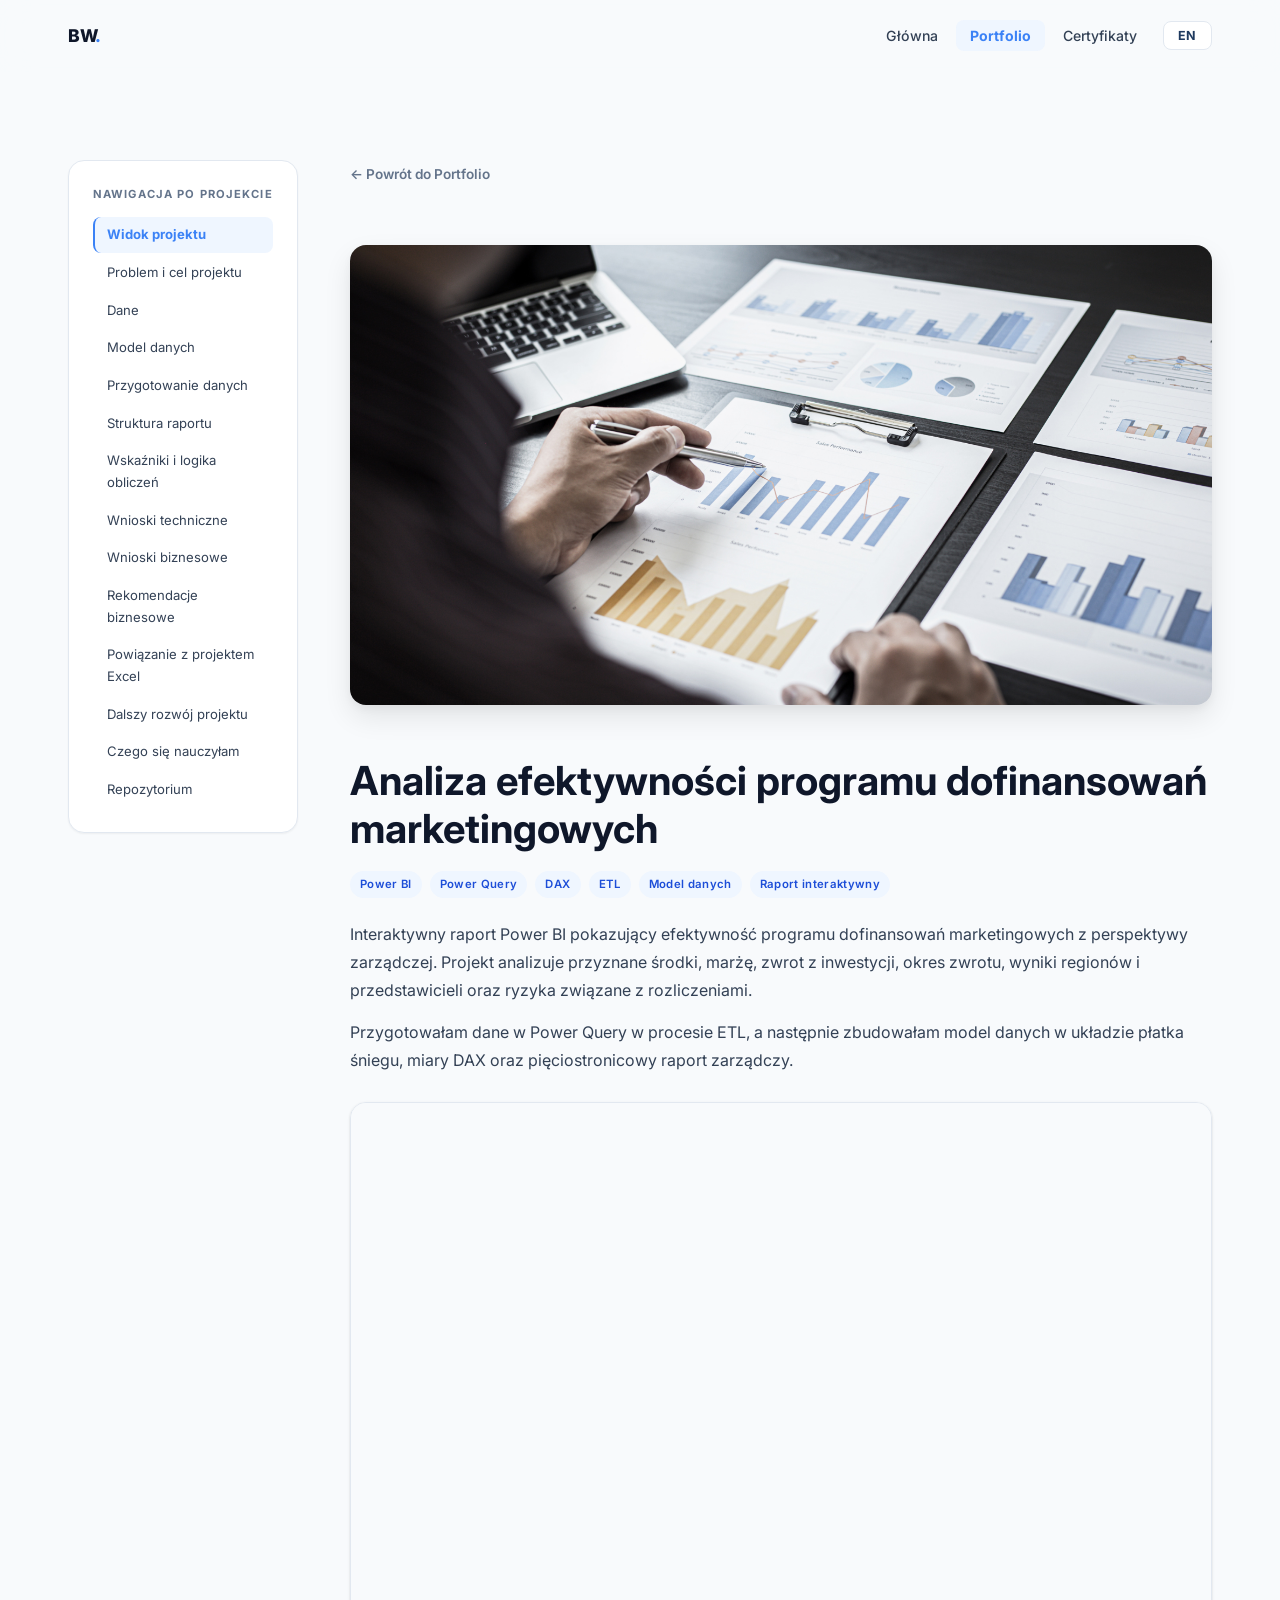
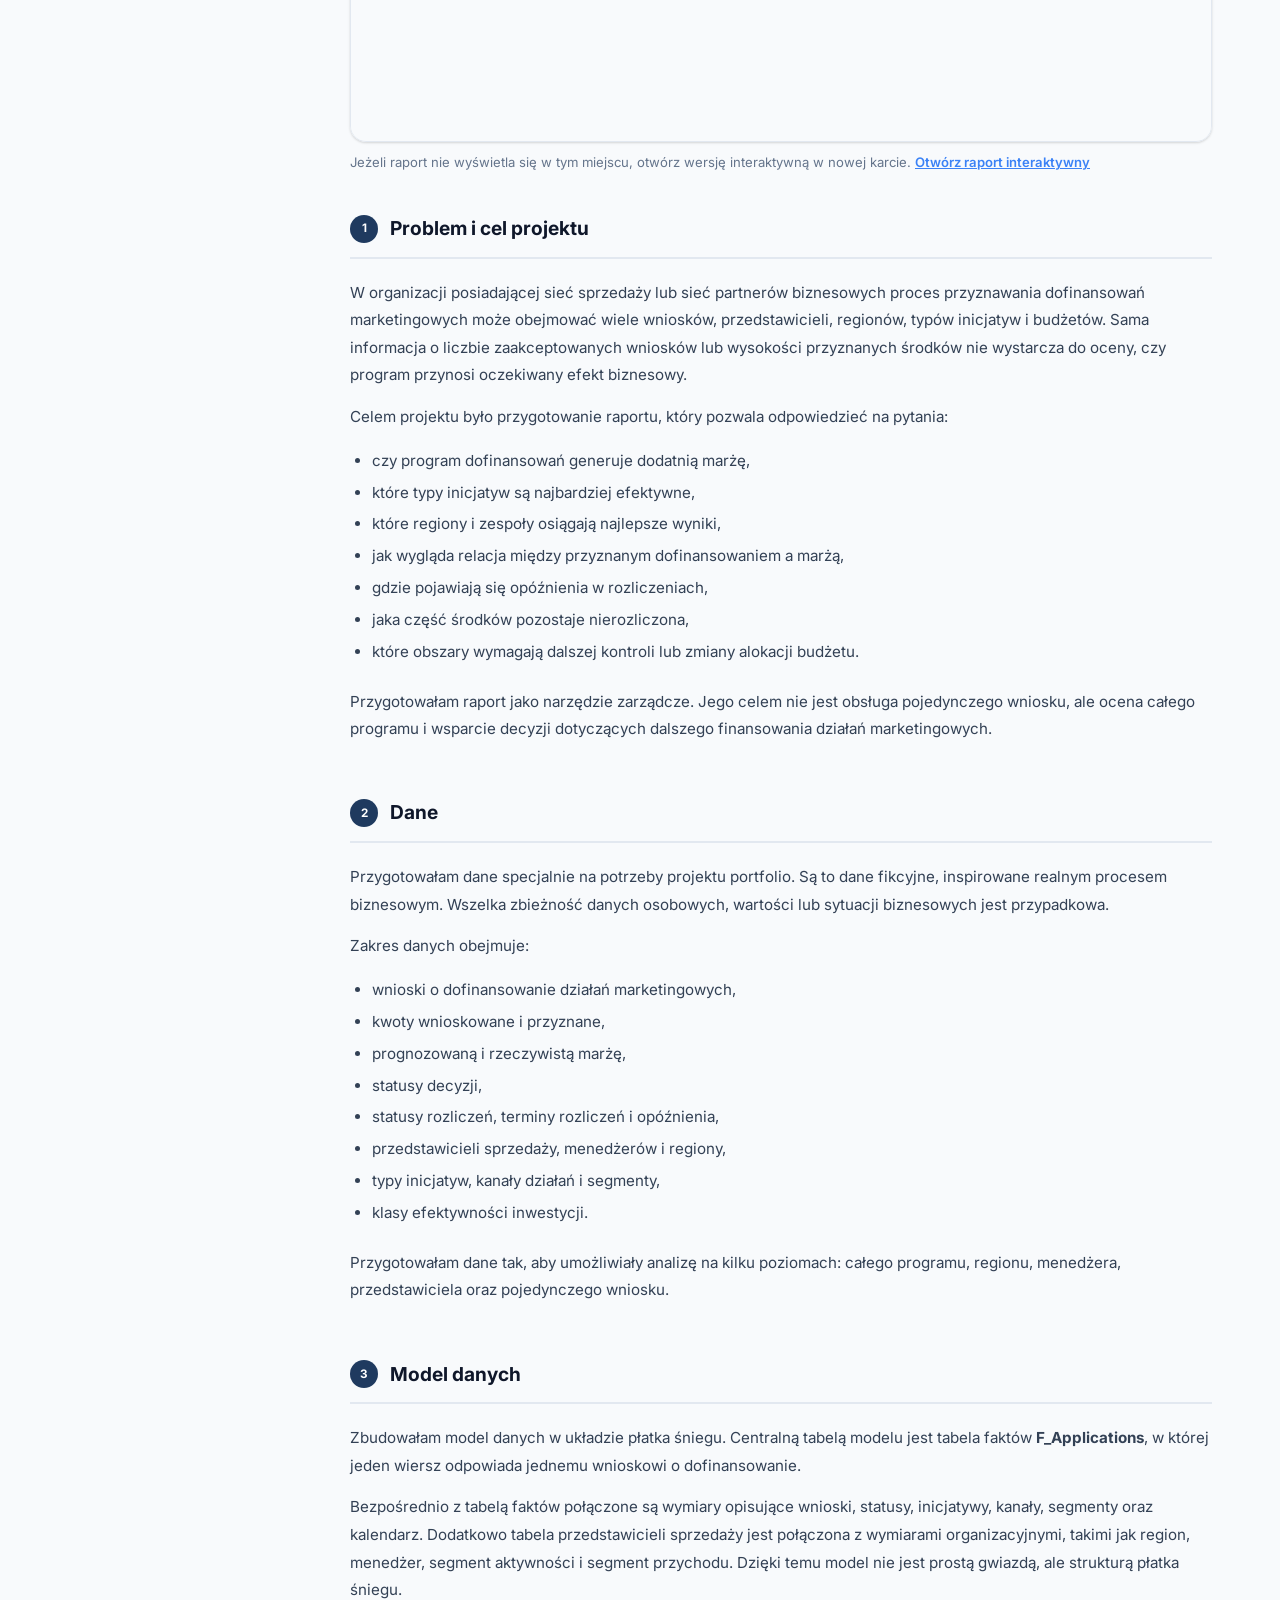
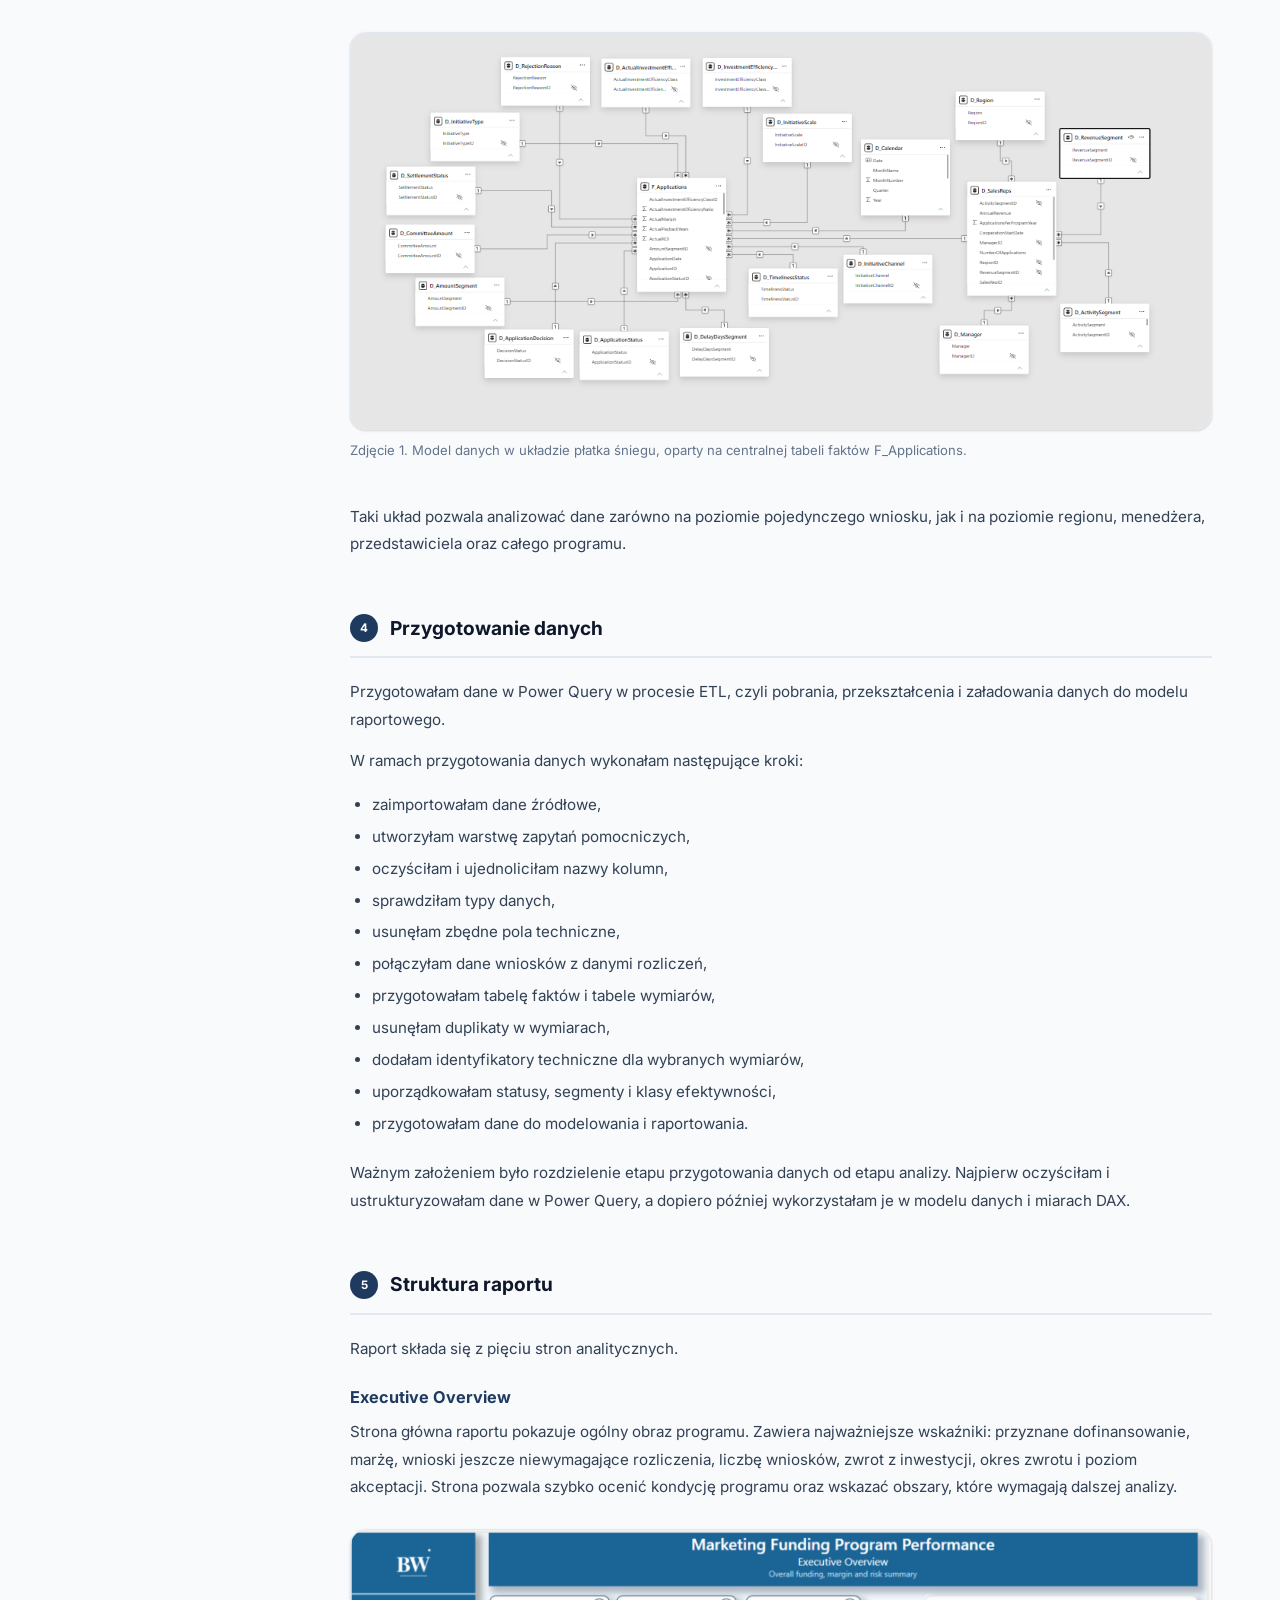
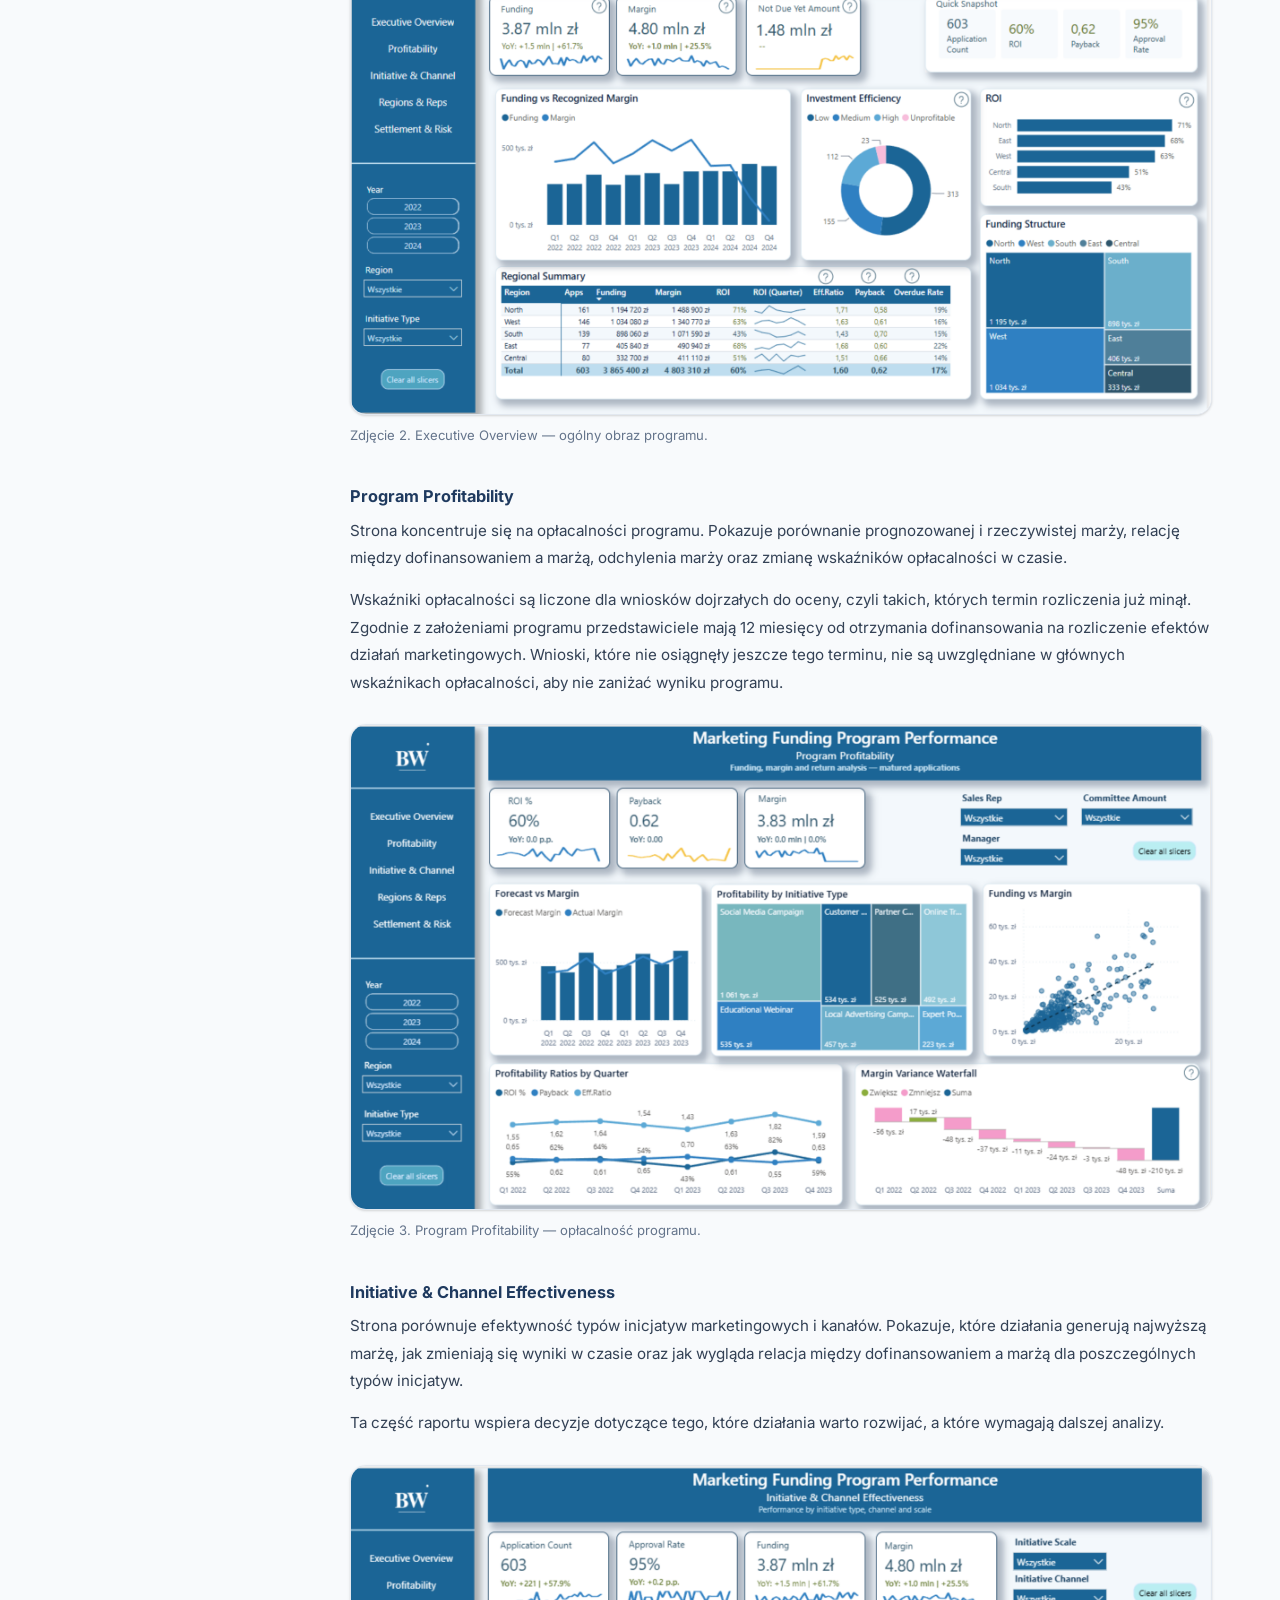
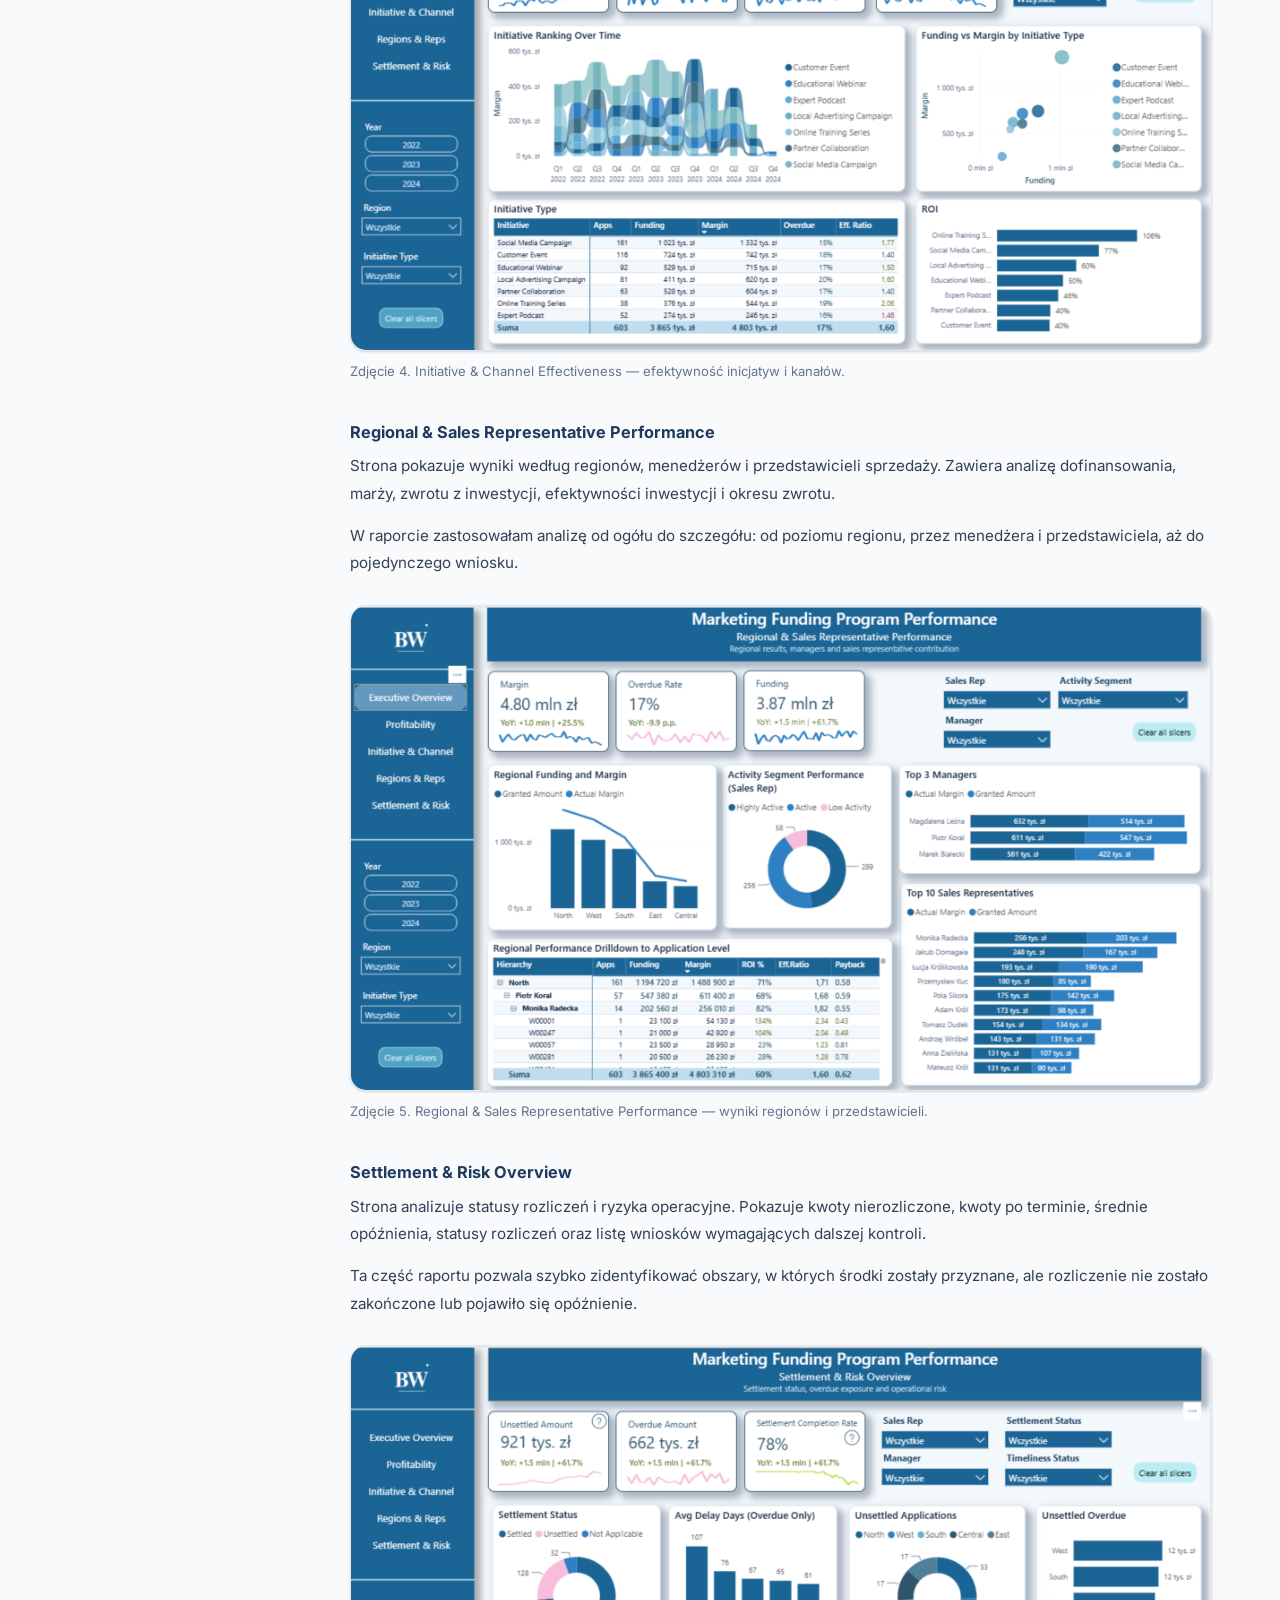
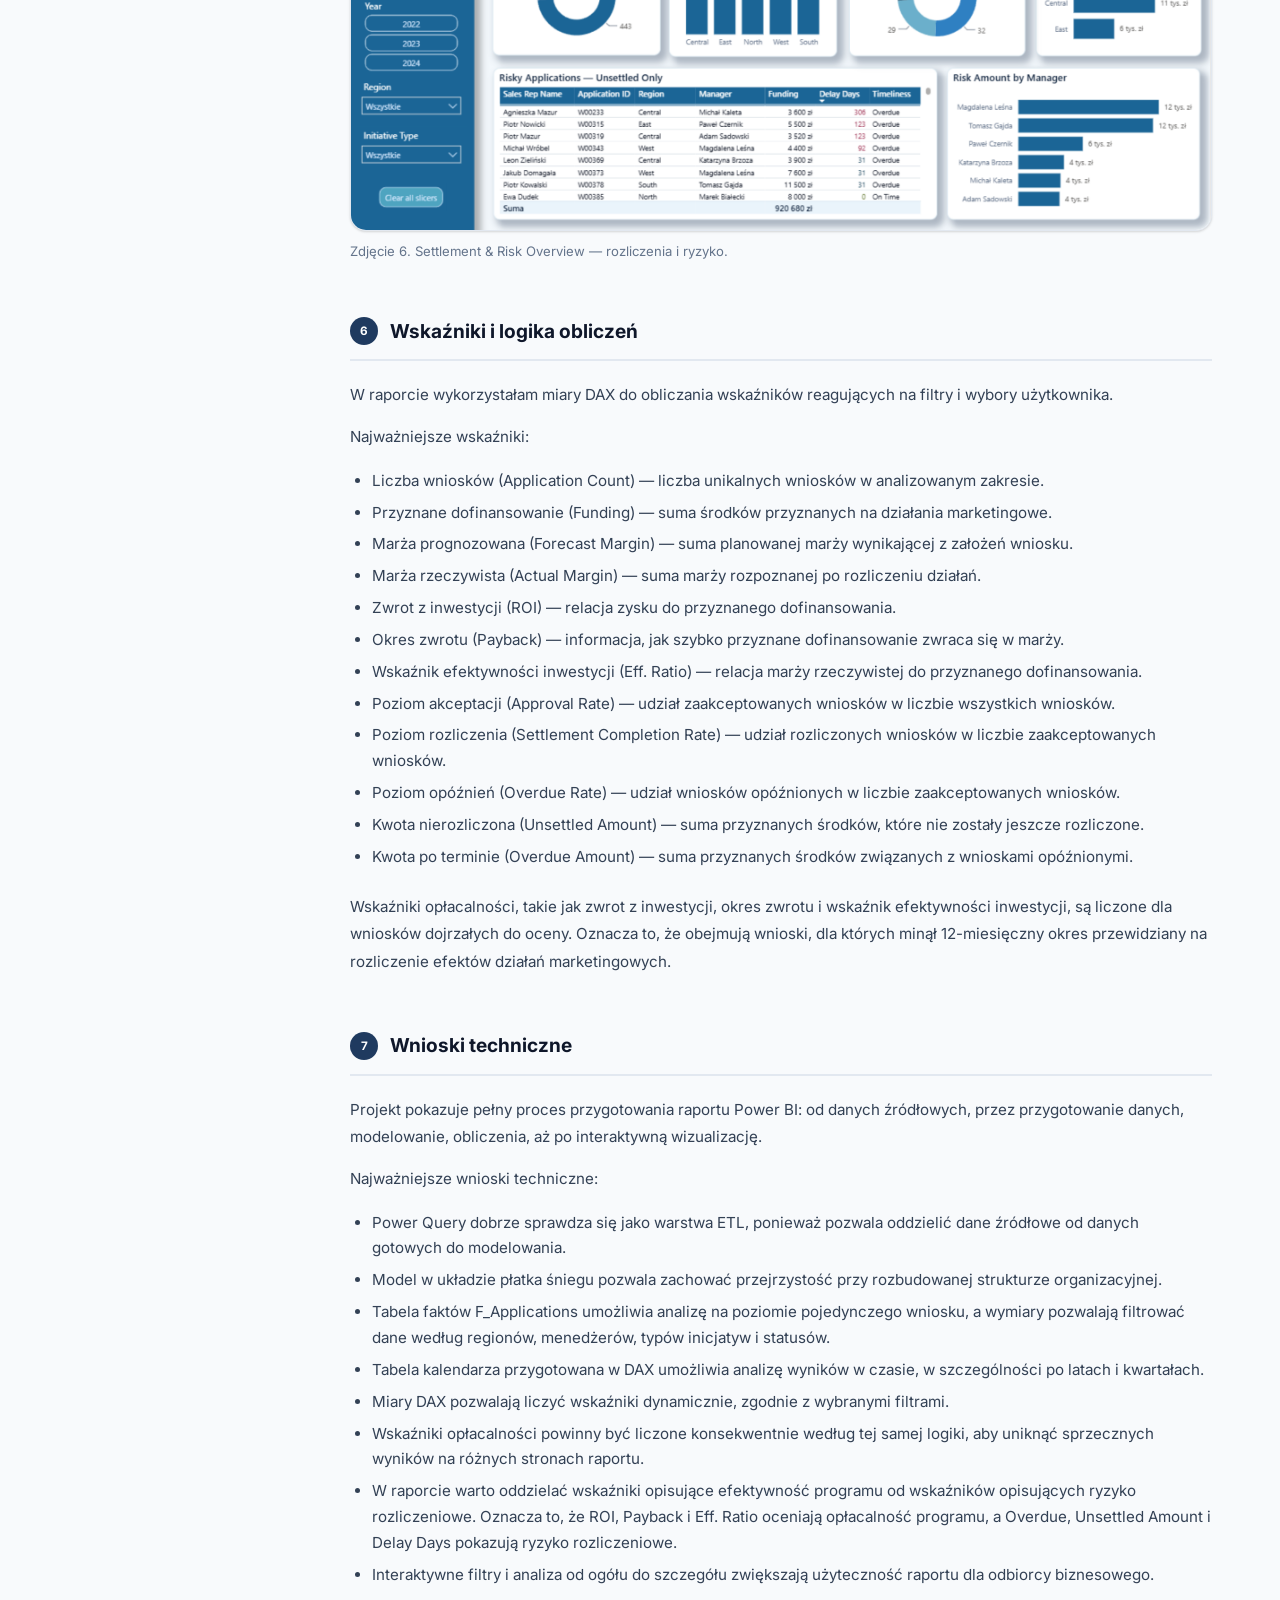
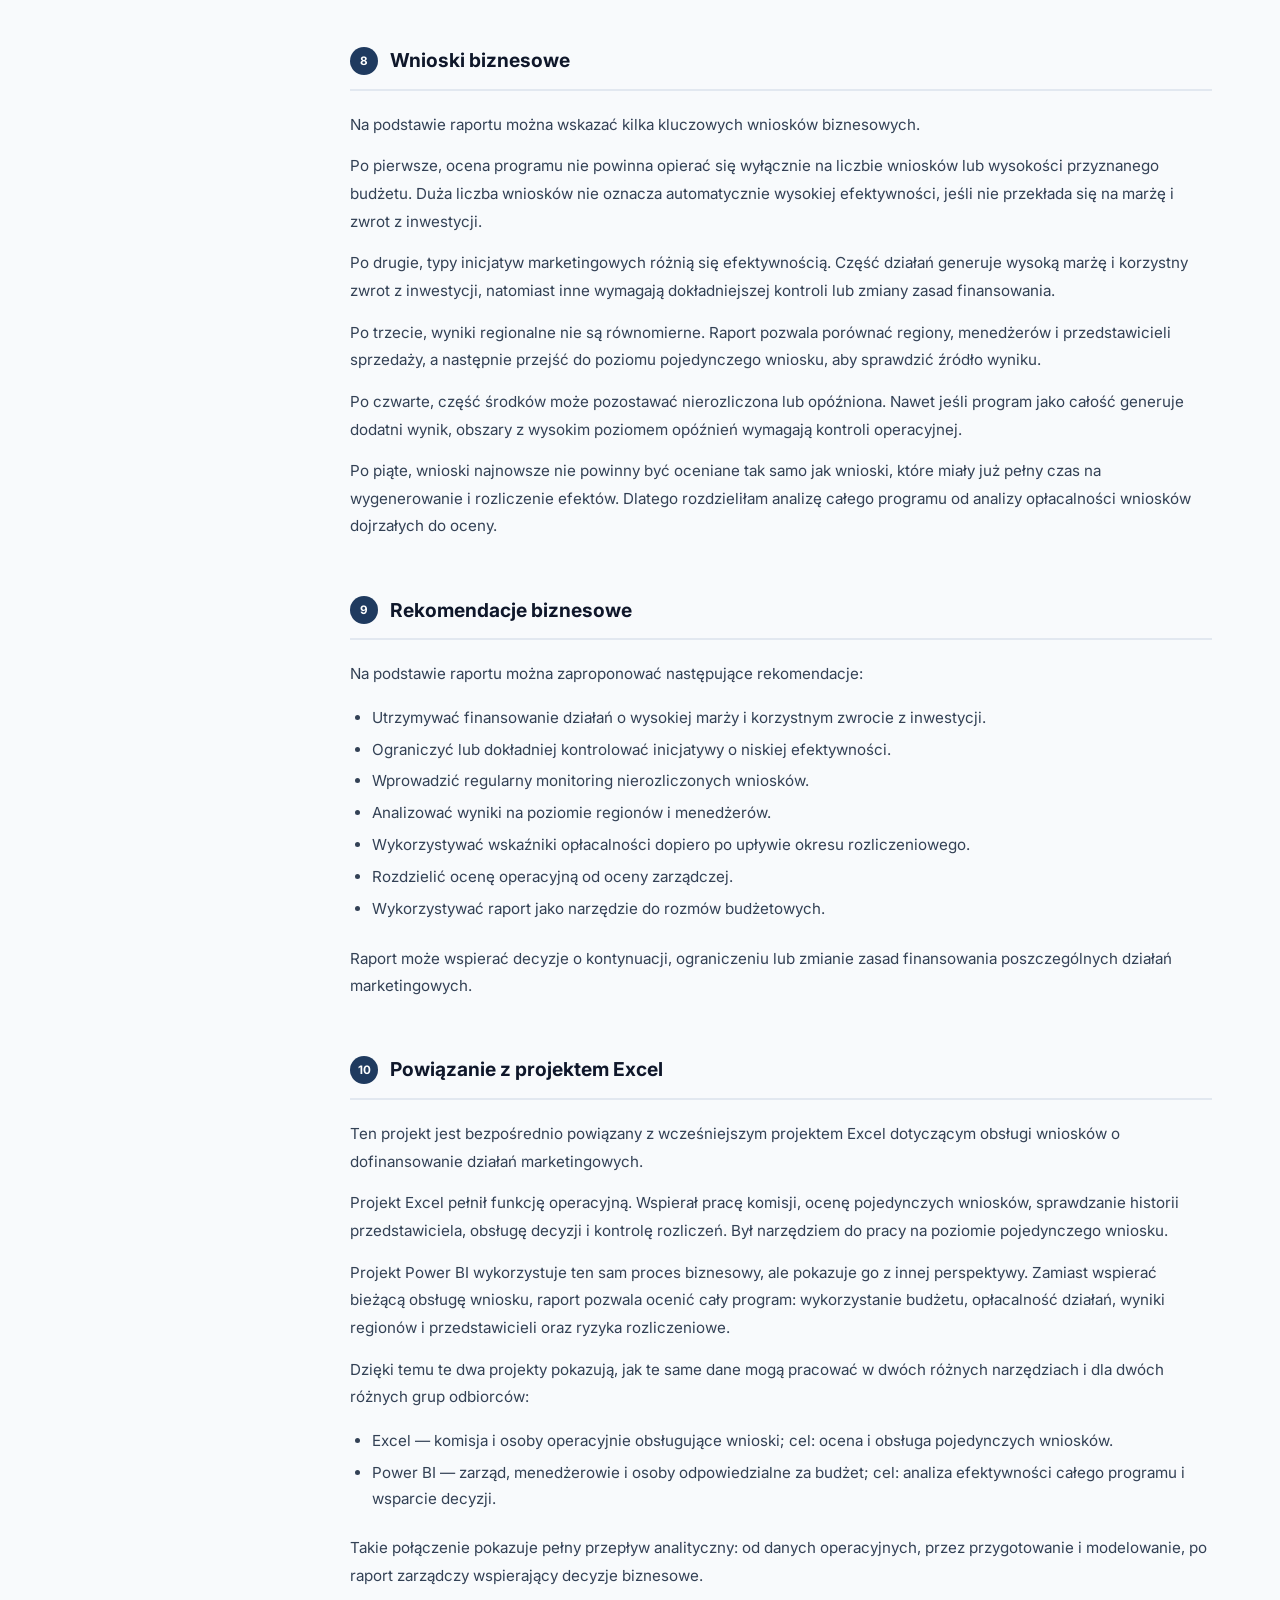
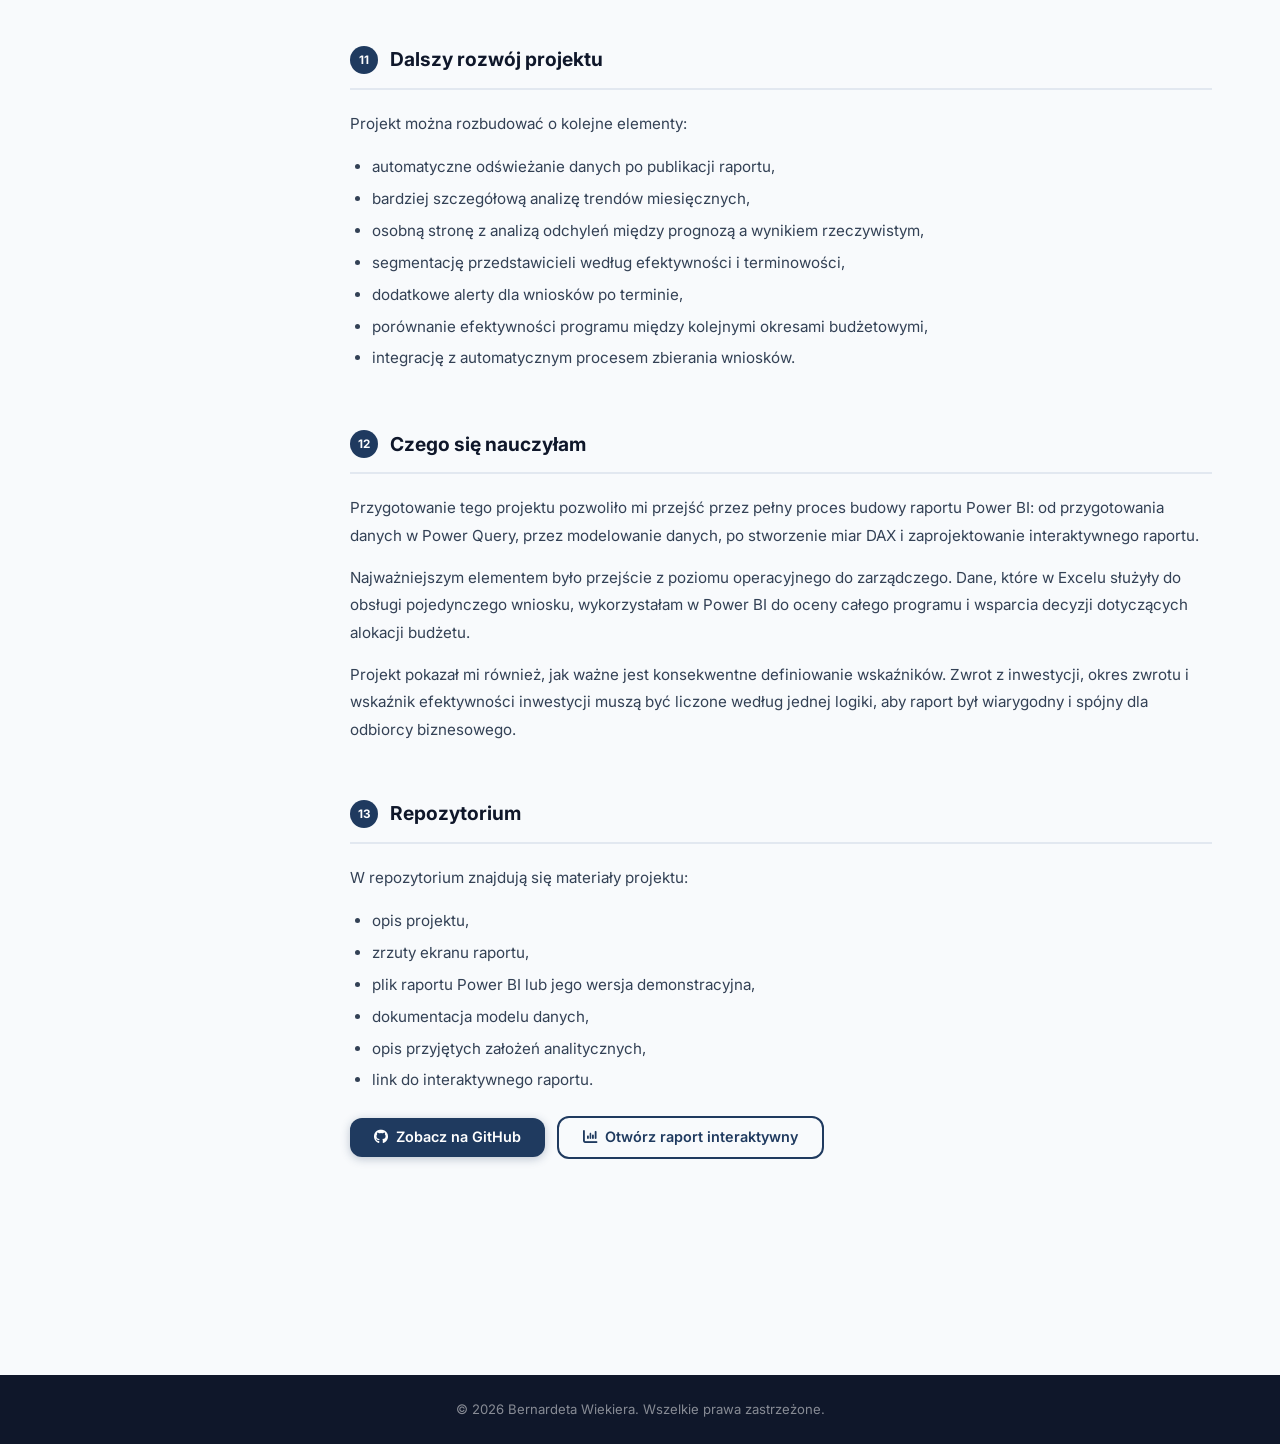
<file: projects/project2.html>
<!DOCTYPE html>
<html lang="pl">
<head>
<meta charset="utf-8"/>
<meta content="width=device-width, initial-scale=1.0" name="viewport"/>
<meta content="Analiza efektywności programu dofinansowań marketingowych – projekt Power BI, Power Query, DAX i ETL." name="description"/>
<title>Analiza efektywności programu dofinansowań marketingowych – Bernardeta Wiekiera</title>
<link href="https://fonts.googleapis.com" rel="preconnect"/>
<link crossorigin="" href="https://fonts.gstatic.com" rel="preconnect"/>
<link href="https://fonts.googleapis.com/css2?family=Inter:wght@300;400;500;600;700;800&amp;display=swap" rel="stylesheet"/>
<link href="https://cdnjs.cloudflare.com/ajax/libs/font-awesome/6.5.1/css/all.min.css" rel="stylesheet"/>
<link href="../css/style.css" rel="stylesheet"/>
</head>
<body data-page="portfolio">
<nav aria-label="Główna nawigacja" id="navbar" role="navigation">
<div class="nav-inner">
<a class="nav-logo" href="../index.html">BW<span>.</span></a>
<button aria-expanded="false" aria-label="Menu" class="hamburger" id="hamburger"><span></span><span></span><span></span></button>
<ul id="nav-menu" role="list">
<li><a class="nav-link" data-i18n="nav_home" data-page="home" href="../index.html">Główna</a></li>
<li><a class="nav-link" data-i18n="nav_portfolio" data-page="portfolio" href="../portfolio.html">Portfolio</a></li>
<li><a class="nav-link" data-i18n="nav_cert" data-page="cert" href="../certificates.html">Certyfikaty</a></li>
<li><button aria-label="Zmień język" class="lang-btn" id="lang-toggle">EN</button></li>
</ul>
</div>
</nav>
<main class="section section-bg">
<div class="container">
<div class="cs-layout">
<aside class="cs-sidebar">
<span class="cs-sidebar-label" data-i18n="cs_nav_label">Nawigacja po projekcie</span>
<nav aria-label="Nawigacja po projekcie" class="cs-sidebar-nav">
<a href="#pl-overview" data-project-top-link="true">Widok projektu</a><a href="#pl-s1">Problem i cel projektu</a><a href="#pl-s2">Dane</a><a href="#pl-s3">Model danych</a><a href="#pl-s4">Przygotowanie danych</a><a href="#pl-s5">Struktura raportu</a><a href="#pl-s6">Wskaźniki i logika obliczeń</a><a href="#pl-s7">Wnioski techniczne</a><a href="#pl-s8">Wnioski biznesowe</a><a href="#pl-s9">Rekomendacje biznesowe</a><a href="#pl-s10">Powiązanie z projektem Excel</a><a href="#pl-s11">Dalszy rozwój projektu</a><a href="#pl-s12">Czego się nauczyłam</a><a href="#pl-s13">Repozytorium</a>
</nav>
</aside>
<article class="cs-content project1-case project2-case">
<a class="cs-back-link" data-i18n="cs_back" href="../portfolio.html">← Powrót do Portfolio</a>
<div data-project-lang="pl" id="pl-overview">
<figure class="cs-figure cs-main-figure"><div class="cs-hero-img"><img alt="Analiza efektywności programu dofinansowań marketingowych — widok główny projektu" onerror="this.style.display='none'; this.nextElementSibling.style.display='flex';" src="../images/projects/project2-hero.png"/><div class="cs-hero-img-placeholder" style="display:none;"><i aria-hidden="true" class="fas fa-image"></i><span>../images/projects/project2-hero.png</span></div></div></figure>
<h1 class="cs-title">Analiza efektywności programu dofinansowań marketingowych</h1>
<div class="cs-intro-meta"><span class="tag">Power BI</span><span class="tag">Power Query</span><span class="tag">DAX</span><span class="tag">ETL</span><span class="tag">Model danych</span><span class="tag">Raport interaktywny</span></div>
<p>Interaktywny raport Power BI pokazujący efektywność programu dofinansowań marketingowych z perspektywy zarządczej. Projekt analizuje przyznane środki, marżę, zwrot z inwestycji, okres zwrotu, wyniki regionów i przedstawicieli oraz ryzyka związane z rozliczeniami.</p>
<p>Przygotowałam dane w Power Query w procesie ETL, a następnie zbudowałam model danych w układzie płatka śniegu, miary DAX oraz pięciostronicowy raport zarządczy.</p>
<figure class="cs-figure cs-demo-video cs-powerbi-figure"><div class="cs-video-wrap cs-video-giflike powerbi-embed-wrap"><iframe class="powerbi-embed-frame" title="Interaktywny raport Power BI" src="https://app.powerbi.com/view?r=eyJrIjoiZDYwMjdkMzItMzg4OS00MjAwLTg1MjMtYTYwZTc3MmFjZmYyIiwidCI6ImE0ZmE1ZWNhLTdhM2YtNDRhYS04ZTI4LTc2MjBhMzk0NjEwZiJ9" loading="lazy" allowfullscreen="true"></iframe></div><figcaption>Jeżeli raport nie wyświetla się w tym miejscu, otwórz wersję interaktywną w nowej karcie. <a href="https://app.powerbi.com/view?r=eyJrIjoiZDYwMjdkMzItMzg4OS00MjAwLTg1MjMtYTYwZTc3MmFjZmYyIiwidCI6ImE0ZmE1ZWNhLTdhM2YtNDRhYS04ZTI4LTc2MjBhMzk0NjEwZiJ9" target="_blank" rel="noopener" style="color:var(--blue);text-decoration:underline;font-weight:600;">Otwórz raport interaktywny</a></figcaption></figure>
<section class="cs-section" id="pl-s1"><h2 class="cs-section-title"><span class="cs-num">1</span>Problem i cel projektu</h2>
<p>W organizacji posiadającej sieć sprzedaży lub sieć partnerów biznesowych proces przyznawania dofinansowań marketingowych może obejmować wiele wniosków, przedstawicieli, regionów, typów inicjatyw i budżetów. Sama informacja o liczbie zaakceptowanych wniosków lub wysokości przyznanych środków nie wystarcza do oceny, czy program przynosi oczekiwany efekt biznesowy.</p>
<p>Celem projektu było przygotowanie raportu, który pozwala odpowiedzieć na pytania:</p><ul><li>czy program dofinansowań generuje dodatnią marżę,</li><li>które typy inicjatyw są najbardziej efektywne,</li><li>które regiony i zespoły osiągają najlepsze wyniki,</li><li>jak wygląda relacja między przyznanym dofinansowaniem a marżą,</li><li>gdzie pojawiają się opóźnienia w rozliczeniach,</li><li>jaka część środków pozostaje nierozliczona,</li><li>które obszary wymagają dalszej kontroli lub zmiany alokacji budżetu.</li></ul>
<p>Przygotowałam raport jako narzędzie zarządcze. Jego celem nie jest obsługa pojedynczego wniosku, ale ocena całego programu i wsparcie decyzji dotyczących dalszego finansowania działań marketingowych.</p>
</section>
<section class="cs-section" id="pl-s2"><h2 class="cs-section-title"><span class="cs-num">2</span>Dane</h2>
<p>Przygotowałam dane specjalnie na potrzeby projektu portfolio. Są to dane fikcyjne, inspirowane realnym procesem biznesowym. Wszelka zbieżność danych osobowych, wartości lub sytuacji biznesowych jest przypadkowa.</p>
<p>Zakres danych obejmuje:</p><ul><li>wnioski o dofinansowanie działań marketingowych,</li><li>kwoty wnioskowane i przyznane,</li><li>prognozowaną i rzeczywistą marżę,</li><li>statusy decyzji,</li><li>statusy rozliczeń, terminy rozliczeń i opóźnienia,</li><li>przedstawicieli sprzedaży, menedżerów i regiony,</li><li>typy inicjatyw, kanały działań i segmenty,</li><li>klasy efektywności inwestycji.</li></ul>
<p>Przygotowałam dane tak, aby umożliwiały analizę na kilku poziomach: całego programu, regionu, menedżera, przedstawiciela oraz pojedynczego wniosku.</p>
</section>
<section class="cs-section" id="pl-s3"><h2 class="cs-section-title"><span class="cs-num">3</span>Model danych</h2>
<p>Zbudowałam model danych w układzie płatka śniegu. Centralną tabelą modelu jest tabela faktów <strong>F_Applications</strong>, w której jeden wiersz odpowiada jednemu wnioskowi o dofinansowanie.</p>
<p>Bezpośrednio z tabelą faktów połączone są wymiary opisujące wnioski, statusy, inicjatywy, kanały, segmenty oraz kalendarz. Dodatkowo tabela przedstawicieli sprzedaży jest połączona z wymiarami organizacyjnymi, takimi jak region, menedżer, segment aktywności i segment przychodu. Dzięki temu model nie jest prostą gwiazdą, ale strukturą płatka śniegu.</p>
<figure class="cs-figure"><div class="cs-wide-img"><img alt="Model danych w układzie płatka śniegu" onerror="this.style.display='none'; this.nextElementSibling.style.display='flex';" src="../images/projects/project2-data-model.png"/><div class="cs-hero-img-placeholder" style="display:none;"><i aria-hidden="true" class="fas fa-image"></i><span>../images/projects/project2-data-model.png</span></div></div><figcaption>Zdjęcie 1. Model danych w układzie płatka śniegu, oparty na centralnej tabeli faktów F_Applications.</figcaption></figure>
<p>Taki układ pozwala analizować dane zarówno na poziomie pojedynczego wniosku, jak i na poziomie regionu, menedżera, przedstawiciela oraz całego programu.</p>
</section>
<section class="cs-section" id="pl-s4"><h2 class="cs-section-title"><span class="cs-num">4</span>Przygotowanie danych</h2>
<p>Przygotowałam dane w Power Query w procesie ETL, czyli pobrania, przekształcenia i załadowania danych do modelu raportowego.</p>
<p>W ramach przygotowania danych wykonałam następujące kroki:</p><ul><li>zaimportowałam dane źródłowe,</li><li>utworzyłam warstwę zapytań pomocniczych,</li><li>oczyściłam i ujednoliciłam nazwy kolumn,</li><li>sprawdziłam typy danych,</li><li>usunęłam zbędne pola techniczne,</li><li>połączyłam dane wniosków z danymi rozliczeń,</li><li>przygotowałam tabelę faktów i tabele wymiarów,</li><li>usunęłam duplikaty w wymiarach,</li><li>dodałam identyfikatory techniczne dla wybranych wymiarów,</li><li>uporządkowałam statusy, segmenty i klasy efektywności,</li><li>przygotowałam dane do modelowania i raportowania.</li></ul>
<p>Ważnym założeniem było rozdzielenie etapu przygotowania danych od etapu analizy. Najpierw oczyściłam i ustrukturyzowałam dane w Power Query, a dopiero później wykorzystałam je w modelu danych i miarach DAX.</p>
</section>
<section class="cs-section" id="pl-s5"><h2 class="cs-section-title"><span class="cs-num">5</span>Struktura raportu</h2>
<p>Raport składa się z pięciu stron analitycznych.</p>
<h3>Executive Overview</h3>
<p>Strona główna raportu pokazuje ogólny obraz programu. Zawiera najważniejsze wskaźniki: przyznane dofinansowanie, marżę, wnioski jeszcze niewymagające rozliczenia, liczbę wniosków, zwrot z inwestycji, okres zwrotu i poziom akceptacji. Strona pozwala szybko ocenić kondycję programu oraz wskazać obszary, które wymagają dalszej analizy.</p>
<figure class="cs-figure"><div class="cs-wide-img"><img alt="Executive Overview — ogólny obraz programu" onerror="this.style.display='none'; this.nextElementSibling.style.display='flex';" src="../images/projects/project2-page-1-executive-overview.png"/><div class="cs-hero-img-placeholder" style="display:none;"><i aria-hidden="true" class="fas fa-image"></i><span>../images/projects/project2-page-1-executive-overview.png</span></div></div><figcaption>Zdjęcie 2. Executive Overview — ogólny obraz programu.</figcaption></figure>
<h3>Program Profitability</h3>
<p>Strona koncentruje się na opłacalności programu. Pokazuje porównanie prognozowanej i rzeczywistej marży, relację między dofinansowaniem a marżą, odchylenia marży oraz zmianę wskaźników opłacalności w czasie.</p>
<p>Wskaźniki opłacalności są liczone dla wniosków dojrzałych do oceny, czyli takich, których termin rozliczenia już minął. Zgodnie z założeniami programu przedstawiciele mają 12 miesięcy od otrzymania dofinansowania na rozliczenie efektów działań marketingowych. Wnioski, które nie osiągnęły jeszcze tego terminu, nie są uwzględniane w głównych wskaźnikach opłacalności, aby nie zaniżać wyniku programu.</p>
<figure class="cs-figure"><div class="cs-wide-img"><img alt="Program Profitability — opłacalność programu" onerror="this.style.display='none'; this.nextElementSibling.style.display='flex';" src="../images/projects/project2-page-2-program-profitability.png"/><div class="cs-hero-img-placeholder" style="display:none;"><i aria-hidden="true" class="fas fa-image"></i><span>../images/projects/project2-page-2-program-profitability.png</span></div></div><figcaption>Zdjęcie 3. Program Profitability — opłacalność programu.</figcaption></figure>
<h3>Initiative &amp; Channel Effectiveness</h3>
<p>Strona porównuje efektywność typów inicjatyw marketingowych i kanałów. Pokazuje, które działania generują najwyższą marżę, jak zmieniają się wyniki w czasie oraz jak wygląda relacja między dofinansowaniem a marżą dla poszczególnych typów inicjatyw.</p>
<p>Ta część raportu wspiera decyzje dotyczące tego, które działania warto rozwijać, a które wymagają dalszej analizy.</p>
<figure class="cs-figure"><div class="cs-wide-img"><img alt="Initiative & Channel Effectiveness — efektywność inicjatyw i kanałów" onerror="this.style.display='none'; this.nextElementSibling.style.display='flex';" src="../images/projects/project2-page-3-initiative-channel.png"/><div class="cs-hero-img-placeholder" style="display:none;"><i aria-hidden="true" class="fas fa-image"></i><span>../images/projects/project2-page-3-initiative-channel.png</span></div></div><figcaption>Zdjęcie 4. Initiative & Channel Effectiveness — efektywność inicjatyw i kanałów.</figcaption></figure>
<h3>Regional &amp; Sales Representative Performance</h3>
<p>Strona pokazuje wyniki według regionów, menedżerów i przedstawicieli sprzedaży. Zawiera analizę dofinansowania, marży, zwrotu z inwestycji, efektywności inwestycji i okresu zwrotu.</p>
<p>W raporcie zastosowałam analizę od ogółu do szczegółu: od poziomu regionu, przez menedżera i przedstawiciela, aż do pojedynczego wniosku.</p>
<figure class="cs-figure"><div class="cs-wide-img"><img alt="Regional & Sales Representative Performance — wyniki regionów i przedstawicieli" onerror="this.style.display='none'; this.nextElementSibling.style.display='flex';" src="../images/projects/project2-page-4-regional-sales.png"/><div class="cs-hero-img-placeholder" style="display:none;"><i aria-hidden="true" class="fas fa-image"></i><span>../images/projects/project2-page-4-regional-sales.png</span></div></div><figcaption>Zdjęcie 5. Regional & Sales Representative Performance — wyniki regionów i przedstawicieli.</figcaption></figure>
<h3>Settlement &amp; Risk Overview</h3>
<p>Strona analizuje statusy rozliczeń i ryzyka operacyjne. Pokazuje kwoty nierozliczone, kwoty po terminie, średnie opóźnienia, statusy rozliczeń oraz listę wniosków wymagających dalszej kontroli.</p>
<p>Ta część raportu pozwala szybko zidentyfikować obszary, w których środki zostały przyznane, ale rozliczenie nie zostało zakończone lub pojawiło się opóźnienie.</p>
<figure class="cs-figure"><div class="cs-wide-img"><img alt="Settlement & Risk Overview — rozliczenia i ryzyko" onerror="this.style.display='none'; this.nextElementSibling.style.display='flex';" src="../images/projects/project2-page-5-settlement-risk.png"/><div class="cs-hero-img-placeholder" style="display:none;"><i aria-hidden="true" class="fas fa-image"></i><span>../images/projects/project2-page-5-settlement-risk.png</span></div></div><figcaption>Zdjęcie 6. Settlement & Risk Overview — rozliczenia i ryzyko.</figcaption></figure>
</section>
<section class="cs-section" id="pl-s6"><h2 class="cs-section-title"><span class="cs-num">6</span>Wskaźniki i logika obliczeń</h2>
<p>W raporcie wykorzystałam miary DAX do obliczania wskaźników reagujących na filtry i wybory użytkownika.</p>
<p>Najważniejsze wskaźniki:</p><ul><li>Liczba wniosków (Application Count) — liczba unikalnych wniosków w analizowanym zakresie.</li><li>Przyznane dofinansowanie (Funding) — suma środków przyznanych na działania marketingowe.</li><li>Marża prognozowana (Forecast Margin) — suma planowanej marży wynikającej z założeń wniosku.</li><li>Marża rzeczywista (Actual Margin) — suma marży rozpoznanej po rozliczeniu działań.</li><li>Zwrot z inwestycji (ROI) — relacja zysku do przyznanego dofinansowania.</li><li>Okres zwrotu (Payback) — informacja, jak szybko przyznane dofinansowanie zwraca się w marży.</li><li>Wskaźnik efektywności inwestycji (Eff. Ratio) — relacja marży rzeczywistej do przyznanego dofinansowania.</li><li>Poziom akceptacji (Approval Rate) — udział zaakceptowanych wniosków w liczbie wszystkich wniosków.</li><li>Poziom rozliczenia (Settlement Completion Rate) — udział rozliczonych wniosków w liczbie zaakceptowanych wniosków.</li><li>Poziom opóźnień (Overdue Rate) — udział wniosków opóźnionych w liczbie zaakceptowanych wniosków.</li><li>Kwota nierozliczona (Unsettled Amount) — suma przyznanych środków, które nie zostały jeszcze rozliczone.</li><li>Kwota po terminie (Overdue Amount) — suma przyznanych środków związanych z wnioskami opóźnionymi.</li></ul>
<p>Wskaźniki opłacalności, takie jak zwrot z inwestycji, okres zwrotu i wskaźnik efektywności inwestycji, są liczone dla wniosków dojrzałych do oceny. Oznacza to, że obejmują wnioski, dla których minął 12-miesięczny okres przewidziany na rozliczenie efektów działań marketingowych.</p>
</section>
<section class="cs-section" id="pl-s7"><h2 class="cs-section-title"><span class="cs-num">7</span>Wnioski techniczne</h2>
<p>Projekt pokazuje pełny proces przygotowania raportu Power BI: od danych źródłowych, przez przygotowanie danych, modelowanie, obliczenia, aż po interaktywną wizualizację.</p>
<p>Najważniejsze wnioski techniczne:</p><ul><li>Power Query dobrze sprawdza się jako warstwa ETL, ponieważ pozwala oddzielić dane źródłowe od danych gotowych do modelowania.</li><li>Model w układzie płatka śniegu pozwala zachować przejrzystość przy rozbudowanej strukturze organizacyjnej.</li><li>Tabela faktów F_Applications umożliwia analizę na poziomie pojedynczego wniosku, a wymiary pozwalają filtrować dane według regionów, menedżerów, typów inicjatyw i statusów.</li><li>Tabela kalendarza przygotowana w DAX umożliwia analizę wyników w czasie, w szczególności po latach i kwartałach.</li><li>Miary DAX pozwalają liczyć wskaźniki dynamicznie, zgodnie z wybranymi filtrami.</li><li>Wskaźniki opłacalności powinny być liczone konsekwentnie według tej samej logiki, aby uniknąć sprzecznych wyników na różnych stronach raportu.</li><li>W raporcie warto oddzielać wskaźniki opisujące efektywność programu od wskaźników opisujących ryzyko rozliczeniowe. Oznacza to, że ROI, Payback i Eff. Ratio oceniają opłacalność programu, a Overdue, Unsettled Amount i Delay Days pokazują ryzyko rozliczeniowe.</li><li>Interaktywne filtry i analiza od ogółu do szczegółu zwiększają użyteczność raportu dla odbiorcy biznesowego.</li></ul></section>
<section class="cs-section" id="pl-s8"><h2 class="cs-section-title"><span class="cs-num">8</span>Wnioski biznesowe</h2>
<p>Na podstawie raportu można wskazać kilka kluczowych wniosków biznesowych.</p>
<p>Po pierwsze, ocena programu nie powinna opierać się wyłącznie na liczbie wniosków lub wysokości przyznanego budżetu. Duża liczba wniosków nie oznacza automatycznie wysokiej efektywności, jeśli nie przekłada się na marżę i zwrot z inwestycji.</p>
<p>Po drugie, typy inicjatyw marketingowych różnią się efektywnością. Część działań generuje wysoką marżę i korzystny zwrot z inwestycji, natomiast inne wymagają dokładniejszej kontroli lub zmiany zasad finansowania.</p>
<p>Po trzecie, wyniki regionalne nie są równomierne. Raport pozwala porównać regiony, menedżerów i przedstawicieli sprzedaży, a następnie przejść do poziomu pojedynczego wniosku, aby sprawdzić źródło wyniku.</p>
<p>Po czwarte, część środków może pozostawać nierozliczona lub opóźniona. Nawet jeśli program jako całość generuje dodatni wynik, obszary z wysokim poziomem opóźnień wymagają kontroli operacyjnej.</p>
<p>Po piąte, wnioski najnowsze nie powinny być oceniane tak samo jak wnioski, które miały już pełny czas na wygenerowanie i rozliczenie efektów. Dlatego rozdzieliłam analizę całego programu od analizy opłacalności wniosków dojrzałych do oceny.</p>
</section>
<section class="cs-section" id="pl-s9"><h2 class="cs-section-title"><span class="cs-num">9</span>Rekomendacje biznesowe</h2>
<p>Na podstawie raportu można zaproponować następujące rekomendacje:</p><ul><li>Utrzymywać finansowanie działań o wysokiej marży i korzystnym zwrocie z inwestycji.</li><li>Ograniczyć lub dokładniej kontrolować inicjatywy o niskiej efektywności.</li><li>Wprowadzić regularny monitoring nierozliczonych wniosków.</li><li>Analizować wyniki na poziomie regionów i menedżerów.</li><li>Wykorzystywać wskaźniki opłacalności dopiero po upływie okresu rozliczeniowego.</li><li>Rozdzielić ocenę operacyjną od oceny zarządczej.</li><li>Wykorzystywać raport jako narzędzie do rozmów budżetowych.</li></ul>
<p>Raport może wspierać decyzje o kontynuacji, ograniczeniu lub zmianie zasad finansowania poszczególnych działań marketingowych.</p>
</section>
<section class="cs-section" id="pl-s10"><h2 class="cs-section-title"><span class="cs-num">10</span>Powiązanie z projektem Excel</h2>
<p>Ten projekt jest bezpośrednio powiązany z wcześniejszym projektem Excel dotyczącym obsługi wniosków o dofinansowanie działań marketingowych.</p>
<p>Projekt Excel pełnił funkcję operacyjną. Wspierał pracę komisji, ocenę pojedynczych wniosków, sprawdzanie historii przedstawiciela, obsługę decyzji i kontrolę rozliczeń. Był narzędziem do pracy na poziomie pojedynczego wniosku.</p>
<p>Projekt Power BI wykorzystuje ten sam proces biznesowy, ale pokazuje go z innej perspektywy. Zamiast wspierać bieżącą obsługę wniosku, raport pozwala ocenić cały program: wykorzystanie budżetu, opłacalność działań, wyniki regionów i przedstawicieli oraz ryzyka rozliczeniowe.</p>
<p>Dzięki temu te dwa projekty pokazują, jak te same dane mogą pracować w dwóch różnych narzędziach i dla dwóch różnych grup odbiorców:</p><ul><li>Excel — komisja i osoby operacyjnie obsługujące wnioski; cel: ocena i obsługa pojedynczych wniosków.</li><li>Power BI — zarząd, menedżerowie i osoby odpowiedzialne za budżet; cel: analiza efektywności całego programu i wsparcie decyzji.</li></ul>
<p>Takie połączenie pokazuje pełny przepływ analityczny: od danych operacyjnych, przez przygotowanie i modelowanie, po raport zarządczy wspierający decyzje biznesowe.</p>
</section>
<section class="cs-section" id="pl-s11"><h2 class="cs-section-title"><span class="cs-num">11</span>Dalszy rozwój projektu</h2>
<p>Projekt można rozbudować o kolejne elementy:</p><ul><li>automatyczne odświeżanie danych po publikacji raportu,</li><li>bardziej szczegółową analizę trendów miesięcznych,</li><li>osobną stronę z analizą odchyleń między prognozą a wynikiem rzeczywistym,</li><li>segmentację przedstawicieli według efektywności i terminowości,</li><li>dodatkowe alerty dla wniosków po terminie,</li><li>porównanie efektywności programu między kolejnymi okresami budżetowymi,</li><li>integrację z automatycznym procesem zbierania wniosków.</li></ul></section>
<section class="cs-section" id="pl-s12"><h2 class="cs-section-title"><span class="cs-num">12</span>Czego się nauczyłam</h2>
<p>Przygotowanie tego projektu pozwoliło mi przejść przez pełny proces budowy raportu Power BI: od przygotowania danych w Power Query, przez modelowanie danych, po stworzenie miar DAX i zaprojektowanie interaktywnego raportu.</p>
<p>Najważniejszym elementem było przejście z poziomu operacyjnego do zarządczego. Dane, które w Excelu służyły do obsługi pojedynczego wniosku, wykorzystałam w Power BI do oceny całego programu i wsparcia decyzji dotyczących alokacji budżetu.</p>
<p>Projekt pokazał mi również, jak ważne jest konsekwentne definiowanie wskaźników. Zwrot z inwestycji, okres zwrotu i wskaźnik efektywności inwestycji muszą być liczone według jednej logiki, aby raport był wiarygodny i spójny dla odbiorcy biznesowego.</p>
</section>
<section class="cs-section" id="pl-s13"><h2 class="cs-section-title"><span class="cs-num">13</span>Repozytorium</h2>
<p>W repozytorium znajdują się materiały projektu:</p><ul><li>opis projektu,</li><li>zrzuty ekranu raportu,</li><li>plik raportu Power BI lub jego wersja demonstracyjna,</li><li>dokumentacja modelu danych,</li><li>opis przyjętych założeń analitycznych,</li><li>link do interaktywnego raportu.</li></ul>
<p class="cs-button-row"><a class="btn btn-primary" href="https://github.com/BWiekiera/marketing-funding-program-performance-analysis" rel="noopener" target="_blank"><i aria-hidden="true" class="fab fa-github"></i> Zobacz na GitHub</a><a class="btn btn-outline" href="https://app.powerbi.com/view?r=eyJrIjoiZDYwMjdkMzItMzg4OS00MjAwLTg1MjMtYTYwZTc3MmFjZmYyIiwidCI6ImE0ZmE1ZWNhLTdhM2YtNDRhYS04ZTI4LTc2MjBhMzk0NjEwZiJ9" rel="noopener" target="_blank"><i aria-hidden="true" class="fas fa-chart-column"></i> Otwórz raport interaktywny</a></p>
</section>
</div>
<div data-project-lang="en" id="en-overview" style="display:none;">
<figure class="cs-figure cs-main-figure"><div class="cs-hero-img"><img alt="Marketing Funding Program Performance Analysis — main project view" onerror="this.style.display='none'; this.nextElementSibling.style.display='flex';" src="../images/projects/project2-hero.png"/><div class="cs-hero-img-placeholder" style="display:none;"><i aria-hidden="true" class="fas fa-image"></i><span>../images/projects/project2-hero.png</span></div></div></figure>
<h1 class="cs-title">Marketing Funding Program Performance Analysis</h1>
<div class="cs-intro-meta"><span class="tag">Power BI</span><span class="tag">Power Query</span><span class="tag">DAX</span><span class="tag">ETL</span><span class="tag">Data model</span><span class="tag">Interactive report</span></div>
<p>An interactive Power BI report showing the performance of a marketing funding program from a management perspective. The project analyzes granted funding, margin, return on investment, payback period, regional and sales representative performance, and settlement-related risks.</p>
<p>I prepared the data in Power Query as part of an ETL process. I then built a snowflake data model, DAX measures and a five-page management report.</p>
<figure class="cs-figure cs-demo-video cs-powerbi-figure"><div class="cs-video-wrap cs-video-giflike powerbi-embed-wrap"><iframe class="powerbi-embed-frame" title="Interactive Power BI report" src="https://app.powerbi.com/view?r=eyJrIjoiZDYwMjdkMzItMzg4OS00MjAwLTg1MjMtYTYwZTc3MmFjZmYyIiwidCI6ImE0ZmE1ZWNhLTdhM2YtNDRhYS04ZTI4LTc2MjBhMzk0NjEwZiJ9" loading="lazy" allowfullscreen="true"></iframe></div><figcaption>If the report does not display here, open the interactive version in a new tab. <a href="https://app.powerbi.com/view?r=eyJrIjoiZDYwMjdkMzItMzg4OS00MjAwLTg1MjMtYTYwZTc3MmFjZmYyIiwidCI6ImE0ZmE1ZWNhLTdhM2YtNDRhYS04ZTI4LTc2MjBhMzk0NjEwZiJ9" target="_blank" rel="noopener" style="color:var(--blue);text-decoration:underline;font-weight:600;">Open interactive report</a></figcaption></figure>
<section class="cs-section" id="en-s1"><h2 class="cs-section-title"><span class="cs-num">1</span>Business problem and project goal</h2>
<p>In an organization with a sales network or a network of business partners, the process of granting marketing funding may involve many applications, sales representatives, regions, initiative types and budgets. Information about the number of approved applications or the value of granted funding is not enough to assess whether the program delivers the expected business impact.</p>
<p>The goal of the project was to prepare a report that helps answer the following questions:</p><ul><li>does the funding program generate a positive margin,</li><li>which initiative types are the most effective,</li><li>which regions and teams achieve the best results,</li><li>what is the relationship between granted funding and margin,</li><li>where do settlement delays occur,</li><li>what portion of funds remains unsettled,</li><li>which areas require further control or a change in budget allocation.</li></ul>
<p>I prepared the report as a management tool. Its purpose is not to process a single application, but to evaluate the whole program and support decisions about further funding of marketing activities.</p>
</section>
<section class="cs-section" id="en-s2"><h2 class="cs-section-title"><span class="cs-num">2</span>Data</h2>
<p>I prepared the data specifically for this portfolio project. It is fictional data inspired by a real business process. Any similarity to real personal data, values or business situations is coincidental.</p><p>The data scope includes:</p><ul><li>marketing funding applications,</li><li>requested and granted amounts,</li><li>forecast and actual margin,</li><li>decision statuses,</li><li>settlement statuses, settlement due dates and delays,</li><li>sales representatives, managers and regions,</li><li>initiative types, channels and segments,</li><li>investment efficiency classes.</li></ul><p>I prepared the data to support analysis at several levels: the whole program, region, manager, sales representative and individual application.</p></section>
<section class="cs-section" id="en-s3"><h2 class="cs-section-title"><span class="cs-num">3</span>Data model</h2>
<p>I built the data model as a snowflake schema. The central table of the model is the fact table <strong>F_Applications</strong>, where one row represents one funding application.</p>
<p>Dimensions describing applications, statuses, initiatives, channels, segments and the calendar are connected directly to the fact table. Additionally, the sales representatives table is connected to organizational dimensions such as region, manager, activity segment and revenue segment. As a result, the model is not a simple star schema, but a snowflake structure.</p>
<figure class="cs-figure"><div class="cs-wide-img"><img alt="Data model in a snowflake schema" onerror="this.style.display='none'; this.nextElementSibling.style.display='flex';" src="../images/projects/project2-data-model.png"/><div class="cs-hero-img-placeholder" style="display:none;"><i aria-hidden="true" class="fas fa-image"></i><span>../images/projects/project2-data-model.png</span></div></div><figcaption>Image 1. Data model in a snowflake schema, based on the central F_Applications fact table.</figcaption></figure>
<p>This structure allows the data to be analyzed at the level of a single application, region, manager, sales representative and the whole program.</p></section>
<section class="cs-section" id="en-s4"><h2 class="cs-section-title"><span class="cs-num">4</span>Data preparation</h2>
<p>I prepared the data in Power Query as part of an ETL process: extracting, transforming and loading data into the reporting model.</p><p>As part of data preparation, I completed the following steps:</p><ul><li>imported source data,</li><li>created a supporting query layer,</li><li>cleaned and standardized column names,</li><li>checked data types,</li><li>removed unnecessary technical fields,</li><li>merged application data with settlement data,</li><li>prepared the fact table and dimension tables,</li><li>removed duplicates in dimensions,</li><li>added technical identifiers for selected dimensions,</li><li>organized statuses, segments and efficiency classes,</li><li>prepared the data for modeling and reporting.</li></ul><p>An important assumption was to separate the data preparation stage from the analysis stage. I first cleaned and structured the data in Power Query and only then used it in the data model and DAX measures.</p></section>
<section class="cs-section" id="en-s5"><h2 class="cs-section-title"><span class="cs-num">5</span>Report structure</h2>
<p>The report consists of five analytical pages.</p>
<h3>Executive Overview</h3><p>The main report page shows the overall picture of the program. It includes the key indicators: granted funding, margin, applications not yet due for settlement, application count, return on investment, payback period and approval rate. The page allows users to quickly assess the program condition and identify areas requiring further analysis.</p>
<figure class="cs-figure"><div class="cs-wide-img"><img alt="Executive Overview — overall program view" onerror="this.style.display='none'; this.nextElementSibling.style.display='flex';" src="../images/projects/project2-page-1-executive-overview.png"/><div class="cs-hero-img-placeholder" style="display:none;"><i aria-hidden="true" class="fas fa-image"></i><span>../images/projects/project2-page-1-executive-overview.png</span></div></div><figcaption>Image 2. Executive Overview — overall program view.</figcaption></figure>
<h3>Program Profitability</h3><p>This page focuses on program profitability. It shows a comparison of forecast and actual margin, the relationship between funding and margin, margin variance and changes in profitability indicators over time.</p><p>Profitability indicators are calculated for matured applications, meaning those whose settlement due date has already passed. According to the program assumptions, sales representatives have 12 months after receiving funding to settle the effects of marketing activities. Applications that have not yet reached that date are not included in the main profitability indicators, so they do not artificially lower the program result.</p>
<figure class="cs-figure"><div class="cs-wide-img"><img alt="Program Profitability — program profitability" onerror="this.style.display='none'; this.nextElementSibling.style.display='flex';" src="../images/projects/project2-page-2-program-profitability.png"/><div class="cs-hero-img-placeholder" style="display:none;"><i aria-hidden="true" class="fas fa-image"></i><span>../images/projects/project2-page-2-program-profitability.png</span></div></div><figcaption>Image 3. Program Profitability — program profitability.</figcaption></figure>
<h3>Initiative &amp; Channel Effectiveness</h3><p>This page compares the effectiveness of marketing initiative types and channels. It shows which activities generate the highest margin, how results change over time and what the relationship between funding and margin looks like for each initiative type.</p><p>This part of the report supports decisions about which activities are worth developing and which require further analysis.</p>
<figure class="cs-figure"><div class="cs-wide-img"><img alt="Initiative & Channel Effectiveness — initiative and channel effectiveness" onerror="this.style.display='none'; this.nextElementSibling.style.display='flex';" src="../images/projects/project2-page-3-initiative-channel.png"/><div class="cs-hero-img-placeholder" style="display:none;"><i aria-hidden="true" class="fas fa-image"></i><span>../images/projects/project2-page-3-initiative-channel.png</span></div></div><figcaption>Image 4. Initiative & Channel Effectiveness — initiative and channel effectiveness.</figcaption></figure>
<h3>Regional &amp; Sales Representative Performance</h3><p>This page shows results by regions, managers and sales representatives. It includes analysis of funding, margin, return on investment, investment efficiency and payback period.</p><p>The report uses analysis from general to detailed levels: from region, through manager and sales representative, down to a single application.</p>
<figure class="cs-figure"><div class="cs-wide-img"><img alt="Regional & Sales Representative Performance — regional and sales representative performance" onerror="this.style.display='none'; this.nextElementSibling.style.display='flex';" src="../images/projects/project2-page-4-regional-sales.png"/><div class="cs-hero-img-placeholder" style="display:none;"><i aria-hidden="true" class="fas fa-image"></i><span>../images/projects/project2-page-4-regional-sales.png</span></div></div><figcaption>Image 5. Regional & Sales Representative Performance — regional and sales representative performance.</figcaption></figure>
<h3>Settlement &amp; Risk Overview</h3><p>This page analyzes settlement statuses and operational risks. It shows unsettled amounts, overdue amounts, average delays, settlement statuses and a list of applications requiring further control.</p><p>This part of the report helps quickly identify areas where funds have been granted, but settlement has not been completed or delays have occurred.</p>
<figure class="cs-figure"><div class="cs-wide-img"><img alt="Settlement & Risk Overview — settlements and risk" onerror="this.style.display='none'; this.nextElementSibling.style.display='flex';" src="../images/projects/project2-page-5-settlement-risk.png"/><div class="cs-hero-img-placeholder" style="display:none;"><i aria-hidden="true" class="fas fa-image"></i><span>../images/projects/project2-page-5-settlement-risk.png</span></div></div><figcaption>Image 6. Settlement & Risk Overview — settlements and risk.</figcaption></figure>
</section>
<section class="cs-section" id="en-s6"><h2 class="cs-section-title"><span class="cs-num">6</span>Measures and calculation logic</h2>
<p>I used DAX measures in the report to calculate indicators that respond to filters and user selections.</p><p>The key measures include:</p><ul><li>Application count (Application Count) — the number of unique applications in the analyzed scope.</li><li>Granted funding (Funding) — the sum of funds granted for marketing activities.</li><li>Forecast margin (Forecast Margin) — the sum of planned margin resulting from application assumptions.</li><li>Actual margin (Actual Margin) — the sum of margin recognized after settlement of activities.</li><li>Return on investment (ROI) — the relationship between profit and granted funding.</li><li>Payback period (Payback) — information on how quickly granted funding is returned through margin.</li><li>Investment efficiency ratio (Eff. Ratio) — the relationship between actual margin and granted funding.</li><li>Approval rate (Approval Rate) — the share of approved applications in all applications.</li><li>Settlement completion rate (Settlement Completion Rate) — the share of settled applications among approved applications.</li><li>Overdue rate (Overdue Rate) — the share of overdue applications among approved applications.</li><li>Unsettled amount (Unsettled Amount) — the sum of granted funds that have not yet been settled.</li><li>Overdue amount (Overdue Amount) — the sum of granted funds related to overdue applications.</li></ul><p>Profitability indicators such as return on investment, payback period and investment efficiency ratio are calculated for matured applications. This means they include applications for which the 12-month period provided for settling the effects of marketing activities has passed.</p></section>
<section class="cs-section" id="en-s7"><h2 class="cs-section-title"><span class="cs-num">7</span>Technical conclusions</h2>
<p>The project shows the full process of preparing a Power BI report: from source data, through data preparation, modeling and calculations, to interactive visualization.</p><p>The key technical conclusions are:</p><ul><li>Power Query works well as an ETL layer because it separates source data from data ready for modeling.</li><li>A snowflake model helps maintain clarity when the organizational structure is more complex.</li><li>The F_Applications fact table enables application-level analysis, while dimensions allow filtering by regions, managers, initiative types and statuses.</li><li>The DAX calendar table enables time-based analysis, especially by years and quarters.</li><li>DAX measures calculate indicators dynamically according to selected filters.</li><li>Profitability indicators should be calculated consistently using the same logic to avoid conflicting results across report pages.</li><li>It is useful to separate indicators describing program effectiveness from indicators describing settlement risk. This means that ROI, Payback and Eff. Ratio evaluate profitability, while Overdue, Unsettled Amount and Delay Days show settlement risk.</li><li>Interactive filters and analysis from general to detailed levels increase the usefulness of the report for business users.</li></ul></section>
<section class="cs-section" id="en-s8"><h2 class="cs-section-title"><span class="cs-num">8</span>Business conclusions</h2>
<p>Based on the report, several key business conclusions can be identified.</p>
<p>First, program evaluation should not be based only on the number of applications or the amount of granted budget. A high number of applications does not automatically mean high effectiveness if it does not translate into margin and return on investment.</p>
<p>Second, marketing initiative types differ in effectiveness. Some activities generate high margin and favorable return on investment, while others require closer control or changes in funding rules.</p>
<p>Third, regional results are not equal. The report allows users to compare regions, managers and sales representatives, and then move to the level of a single application to identify the source of the result.</p>
<p>Fourth, some funds may remain unsettled or overdue. Even if the program as a whole generates a positive result, areas with a high level of delays require operational control.</p>
<p>Fifth, the newest applications should not be evaluated in the same way as applications that already had the full time to generate and settle their results. That is why I separated the analysis of the whole program from the profitability analysis of matured applications.</p></section>
<section class="cs-section" id="en-s9"><h2 class="cs-section-title"><span class="cs-num">9</span>Business recommendations</h2><p>Based on the report, the following recommendations can be proposed:</p><ul><li>Maintain funding for activities with high margin and favorable return on investment.</li><li>Limit or more closely control initiatives with low effectiveness.</li><li>Introduce regular monitoring of unsettled applications.</li><li>Analyze results at the level of regions and managers.</li><li>Use profitability indicators only after the settlement period has passed.</li><li>Separate operational assessment from management assessment.</li><li>Use the report as a tool for budget discussions.</li></ul><p>The report can support decisions on continuing, limiting or changing the funding rules for specific marketing activities.</p></section>
<section class="cs-section" id="en-s10"><h2 class="cs-section-title"><span class="cs-num">10</span>Connection with the Excel project</h2>
<p>This project is directly connected with the earlier Excel project covering the handling of applications for marketing activity funding.</p>
<p>The Excel project had an operational function. It supported committee work, review of individual applications, checking sales representative history, decision handling and settlement control. It was a tool for working at the level of a single application.</p>
<p>The Power BI project uses the same business process, but shows it from another perspective. Instead of supporting ongoing application handling, the report helps evaluate the whole program: budget usage, initiative profitability, regional and sales representative results, and settlement risks.</p>
<p>Together, these two projects show how the same data can work in two different tools and for two different groups of users:</p><ul><li>Excel — committee and people handling applications operationally; goal: review and handling of individual applications.</li><li>Power BI — management, managers and budget owners; goal: analysis of overall program effectiveness and decision support.</li></ul><p>This connection shows a full analytical flow: from operational data, through preparation and modeling, to a management report supporting business decisions.</p></section>
<section class="cs-section" id="en-s11"><h2 class="cs-section-title"><span class="cs-num">11</span>Further development</h2><p>The project could be extended with additional elements:</p><ul><li>automatic data refresh after report publication,</li><li>more detailed monthly trend analysis,</li><li>a separate page analyzing variance between forecast and actual result,</li><li>sales representative segmentation by effectiveness and timeliness,</li><li>additional alerts for overdue applications,</li><li>comparison of program effectiveness across budget periods,</li><li>integration with an automated application collection process.</li></ul></section>
<section class="cs-section" id="en-s12"><h2 class="cs-section-title"><span class="cs-num">12</span>What I learned</h2>
<p>Preparing this project allowed me to go through the full process of building a Power BI report: from data preparation in Power Query, through data modeling, to creating DAX measures and designing an interactive report.</p>
<p>The most important element was moving from an operational level to a management level. I used the data that supported individual application handling in Excel to evaluate the whole program in Power BI and support decisions about budget allocation.</p>
<p>The project also showed me how important it is to define indicators consistently. Return on investment, payback period and investment efficiency ratio must be calculated according to one logic, so that the report is reliable and consistent for a business user.</p></section>
<section class="cs-section" id="en-s13"><h2 class="cs-section-title"><span class="cs-num">13</span>Repository</h2><p>The repository includes project materials:</p><ul><li>project description,</li><li>report screenshots,</li><li>Power BI report file or demo version,</li><li>data model documentation,</li><li>description of analytical assumptions,</li><li>link to the interactive report.</li></ul><p class="cs-button-row"><a class="btn btn-primary" href="https://github.com/BWiekiera/marketing-funding-program-performance-analysis" rel="noopener" target="_blank"><i aria-hidden="true" class="fab fa-github"></i> View on GitHub</a><a class="btn btn-outline" href="https://app.powerbi.com/view?r=eyJrIjoiZDYwMjdkMzItMzg4OS00MjAwLTg1MjMtYTYwZTc3MmFjZmYyIiwidCI6ImE0ZmE1ZWNhLTdhM2YtNDRhYS04ZTI4LTc2MjBhMzk0NjEwZiJ9" rel="noopener" target="_blank"><i aria-hidden="true" class="fas fa-chart-column"></i> Open interactive report</a></p></section>
</div>
</article>
</div>
</div>
</main>
<footer><span data-i18n="footer_copy">© 2026 Bernardeta Wiekiera. Wszelkie prawa zastrzeżone.</span></footer>
<script src="../js/translations.js"></script>
<script src="../js/main.js"></script>
<script>
    const projectNavLabels = {
      pl: ['Widok projektu', 'Problem i cel projektu', 'Dane', 'Model danych', 'Przygotowanie danych', 'Struktura raportu', 'Wskaźniki i logika obliczeń', 'Wnioski techniczne', 'Wnioski biznesowe', 'Rekomendacje biznesowe', 'Powiązanie z projektem Excel', 'Dalszy rozwój projektu', 'Czego się nauczyłam', 'Repozytorium'],
      en: ['Project overview', 'Business problem and project goal', 'Data', 'Data model', 'Data preparation', 'Report structure', 'Measures and calculation logic', 'Technical conclusions', 'Business conclusions', 'Business recommendations', 'Connection with the Excel project', 'Further development', 'What I learned', 'Repository']
    };

    function getProjectLang() {
      return localStorage.getItem('bw-lang') || 'pl';
    }

    function updateProjectLanguageBlocks() {
      const lang = getProjectLang();
      document.querySelectorAll('[data-project-lang]').forEach(el => {
        el.style.display = el.getAttribute('data-project-lang') === lang ? '' : 'none';
      });
      updateProjectSidebar(lang);
    }

    function updateProjectSidebar(lang) {
      const links = document.querySelectorAll('.cs-sidebar-nav a');
      links.forEach((link, index) => {
        link.setAttribute('href', index === 0 ? `#${lang}-overview` : `#${lang}-s${index}`);
        if (projectNavLabels[lang] && projectNavLabels[lang][index]) {
          link.textContent = projectNavLabels[lang][index];
        }
      });
    }

    function initProjectSidebarScroll() {
      const links = document.querySelectorAll('.cs-sidebar-nav a');
      if (!links.length) return;

      links.forEach(link => {
        link.addEventListener('click', e => {
          e.preventDefault();
          const targetId = link.getAttribute('href');
          const target = document.querySelector(targetId);
          if (!target) return;

          const offset = 92;
          window.scrollTo({
            top: target.getBoundingClientRect().top + window.scrollY - offset,
            behavior: 'smooth'
          });

          links.forEach(l => l.classList.remove('active'));
          link.classList.add('active');
          history.replaceState(null, '', targetId);
        });
      });
    }

    function initProjectSidebarActiveState() {
      const links = document.querySelectorAll('.cs-sidebar-nav a');
      if (!links.length) return;

      const setActive = () => {
        const lang = getProjectLang();
        let currentId = `${lang}-overview`;
        document.querySelectorAll(`[data-project-lang="${lang}"] .cs-section[id]`).forEach(section => {
          const top = section.getBoundingClientRect().top;
          if (top <= 130) currentId = section.id;
        });
        links.forEach(link => {
          link.classList.toggle('active', link.getAttribute('href') === `#${currentId}`);
        });
      };

      window.addEventListener('scroll', setActive, { passive: true });
      window.addEventListener('resize', setActive, { passive: true });
      setActive();
    }

    document.addEventListener('DOMContentLoaded', () => {
      updateProjectLanguageBlocks();
      initProjectSidebarScroll();
      initProjectSidebarActiveState();
      const langBtn = document.getElementById('lang-toggle');
      if (langBtn) {
        langBtn.addEventListener('click', () => {
          setTimeout(() => {
            updateProjectLanguageBlocks();
            const overviewSection = document.querySelector(`#${getProjectLang()}-overview`);
            if (overviewSection && window.location.hash) {
              history.replaceState(null, '', `#${getProjectLang()}-overview`);
            }
          }, 0);
        });
      }
    });
  </script>
</body>
</html>
</file>
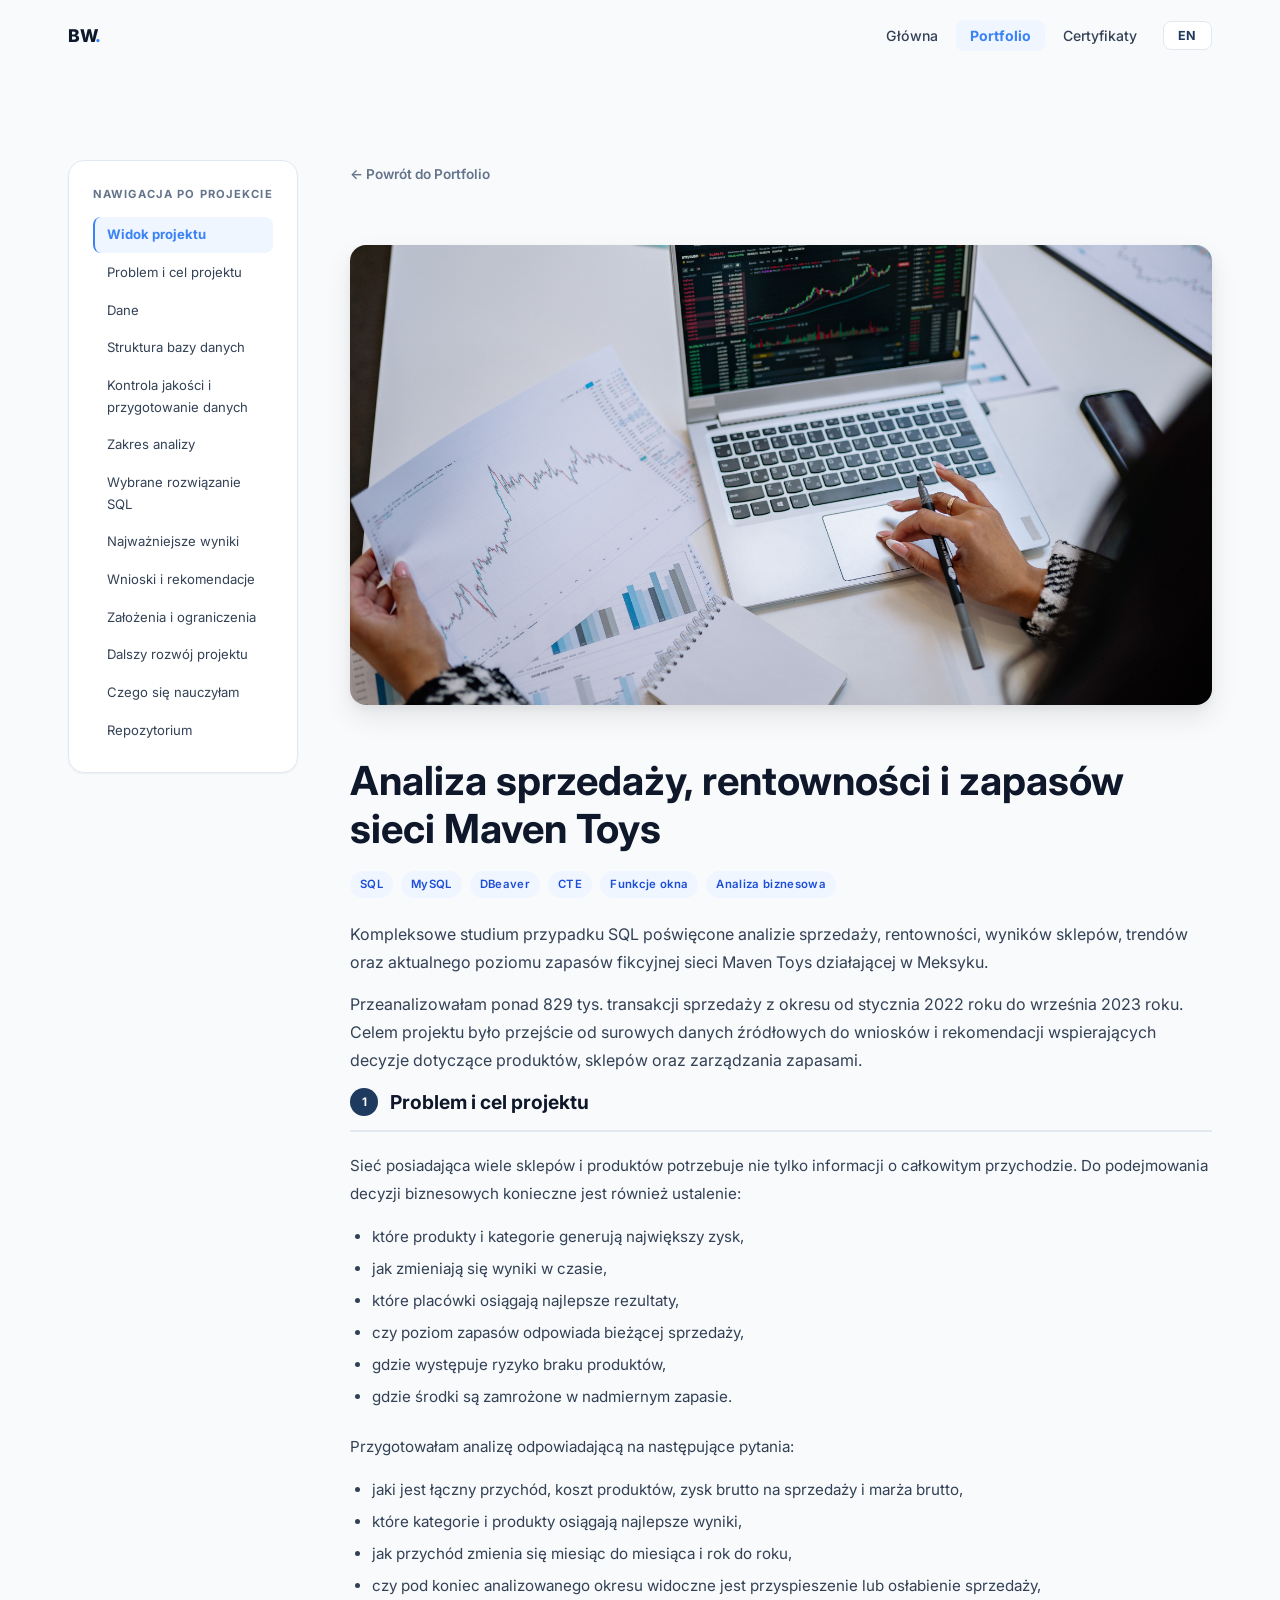
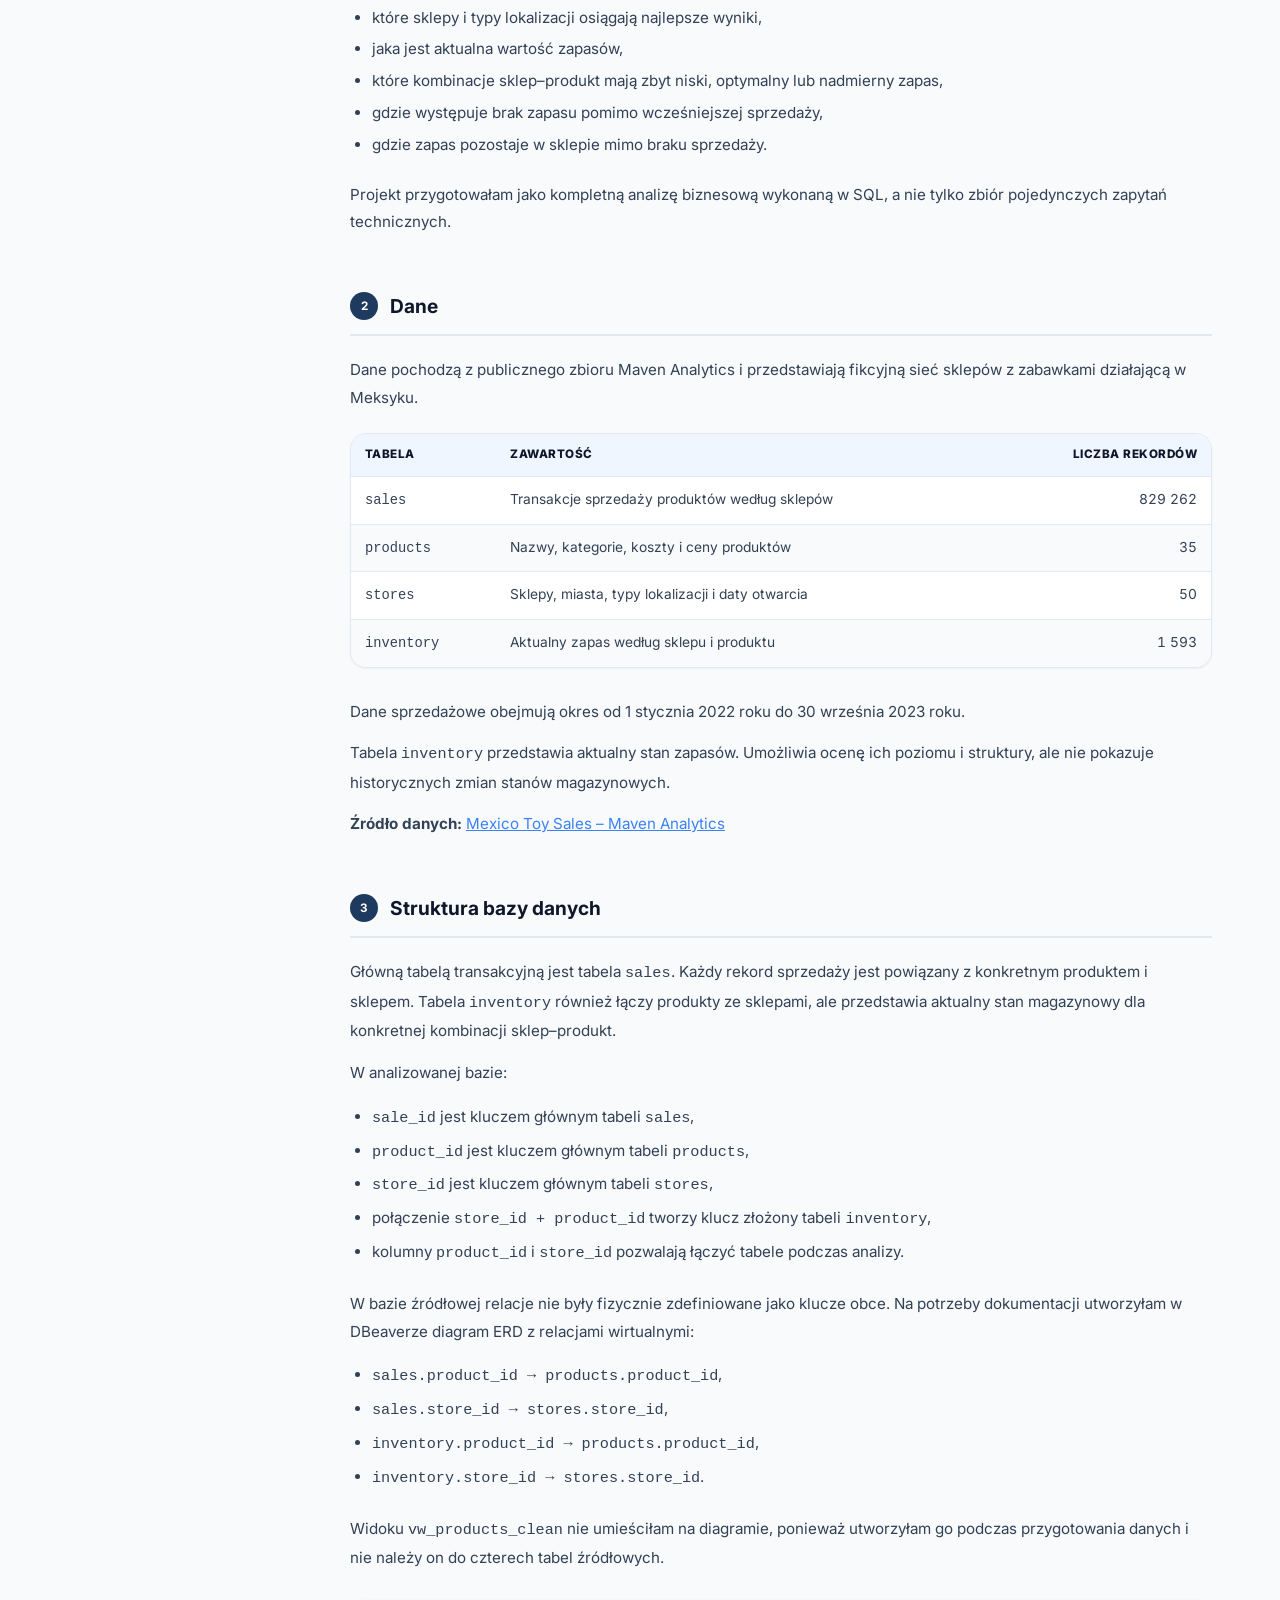
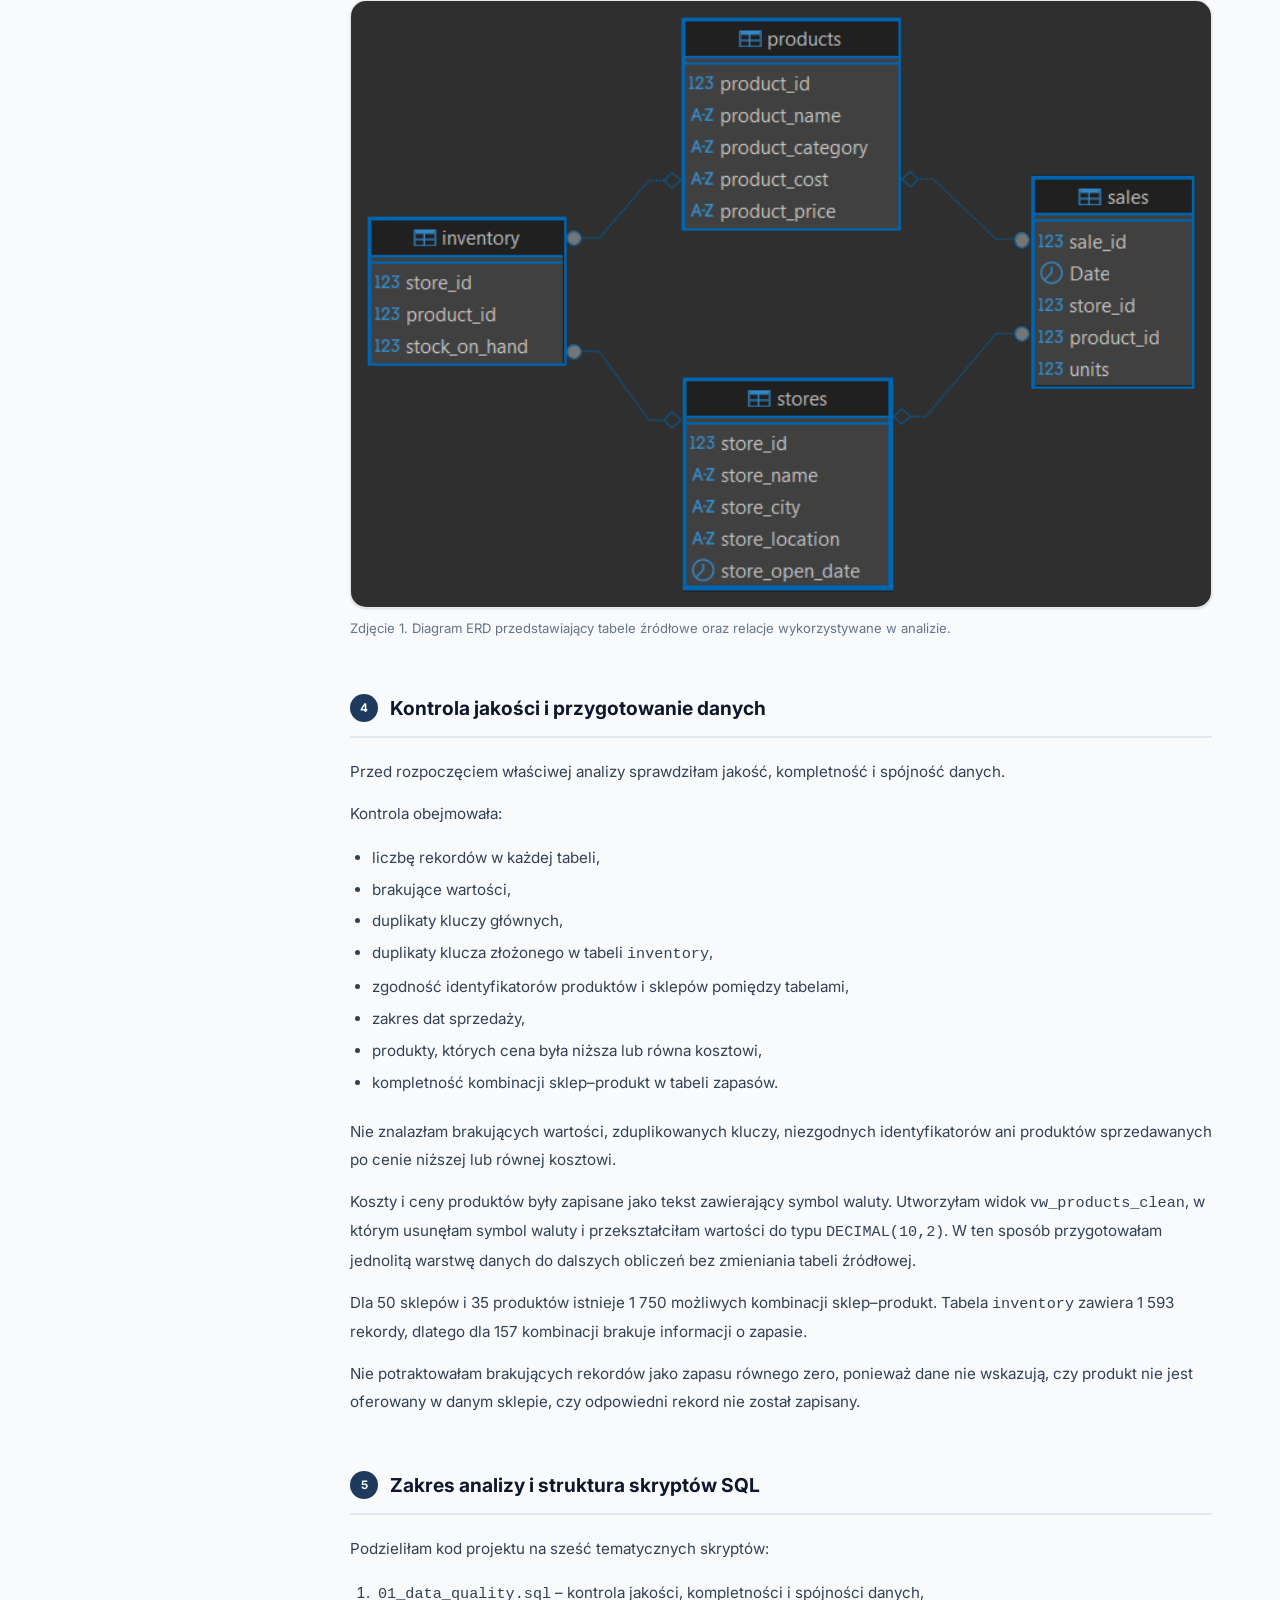
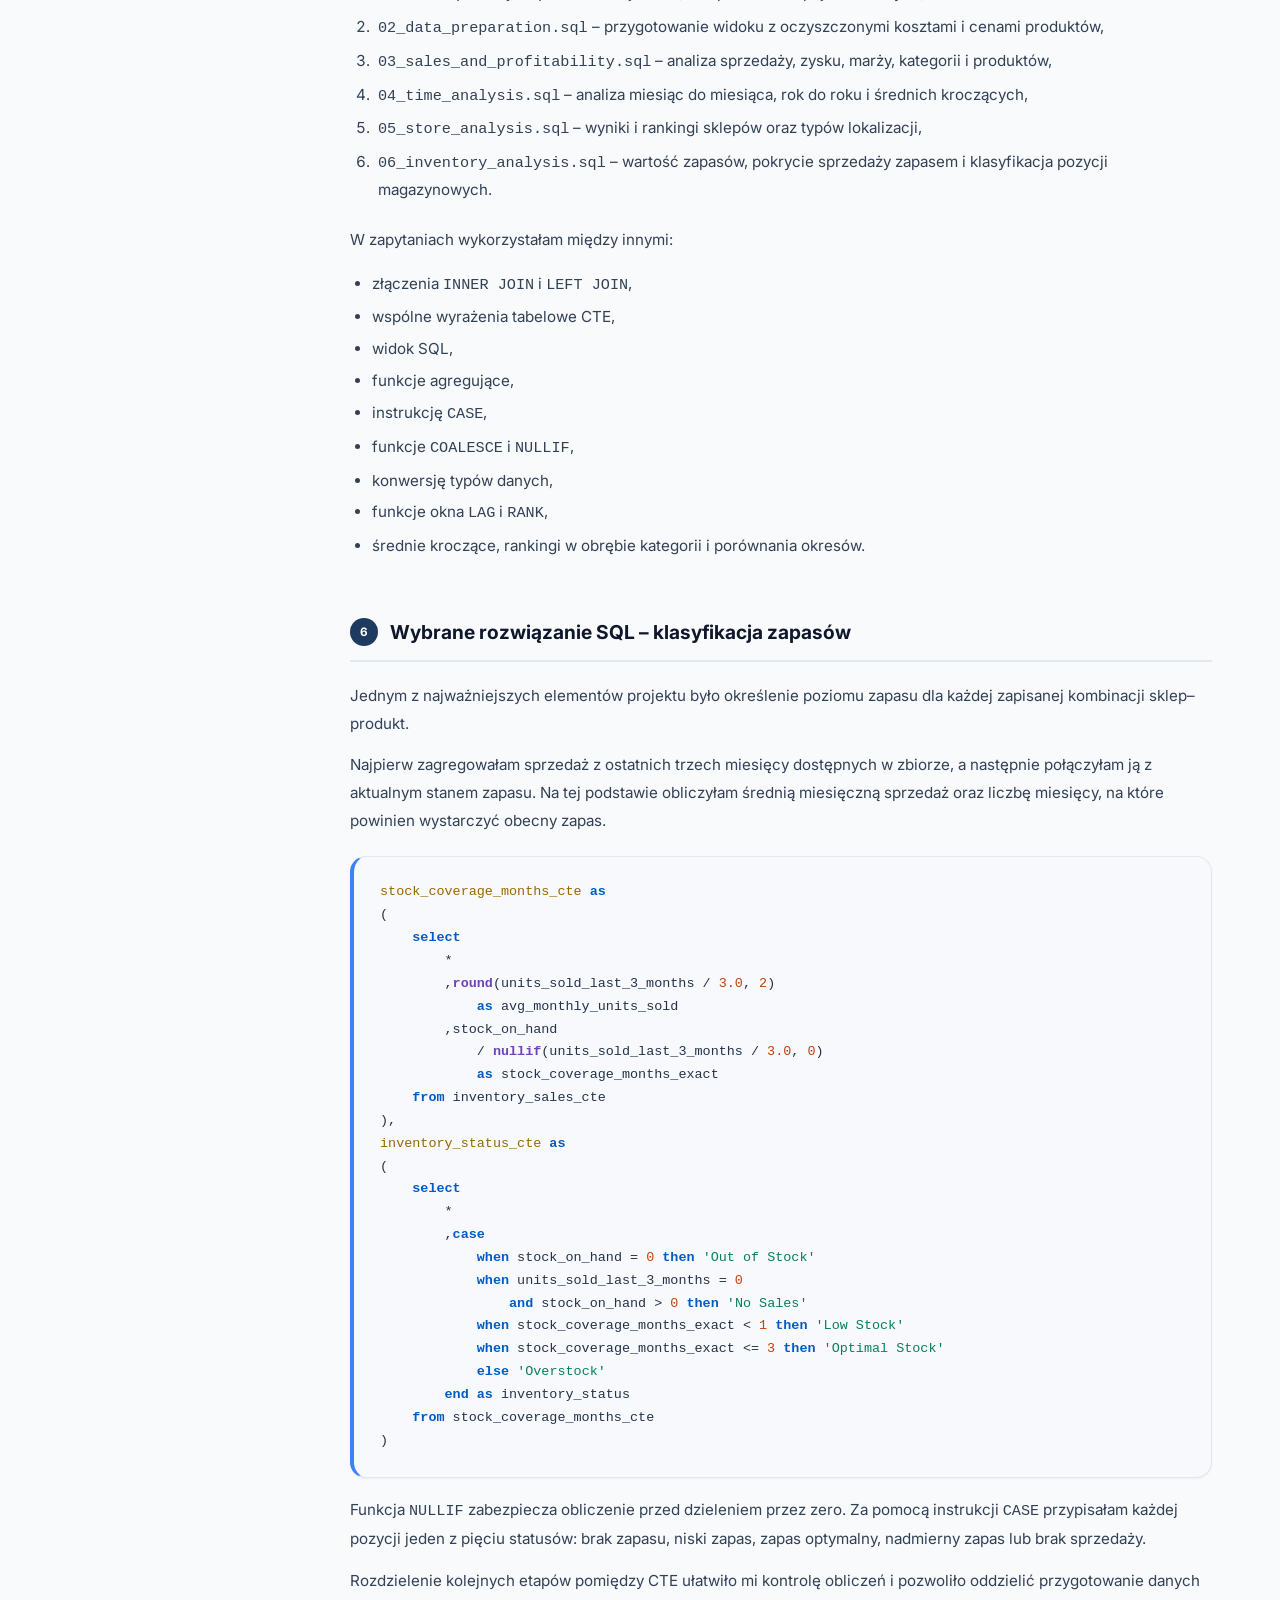
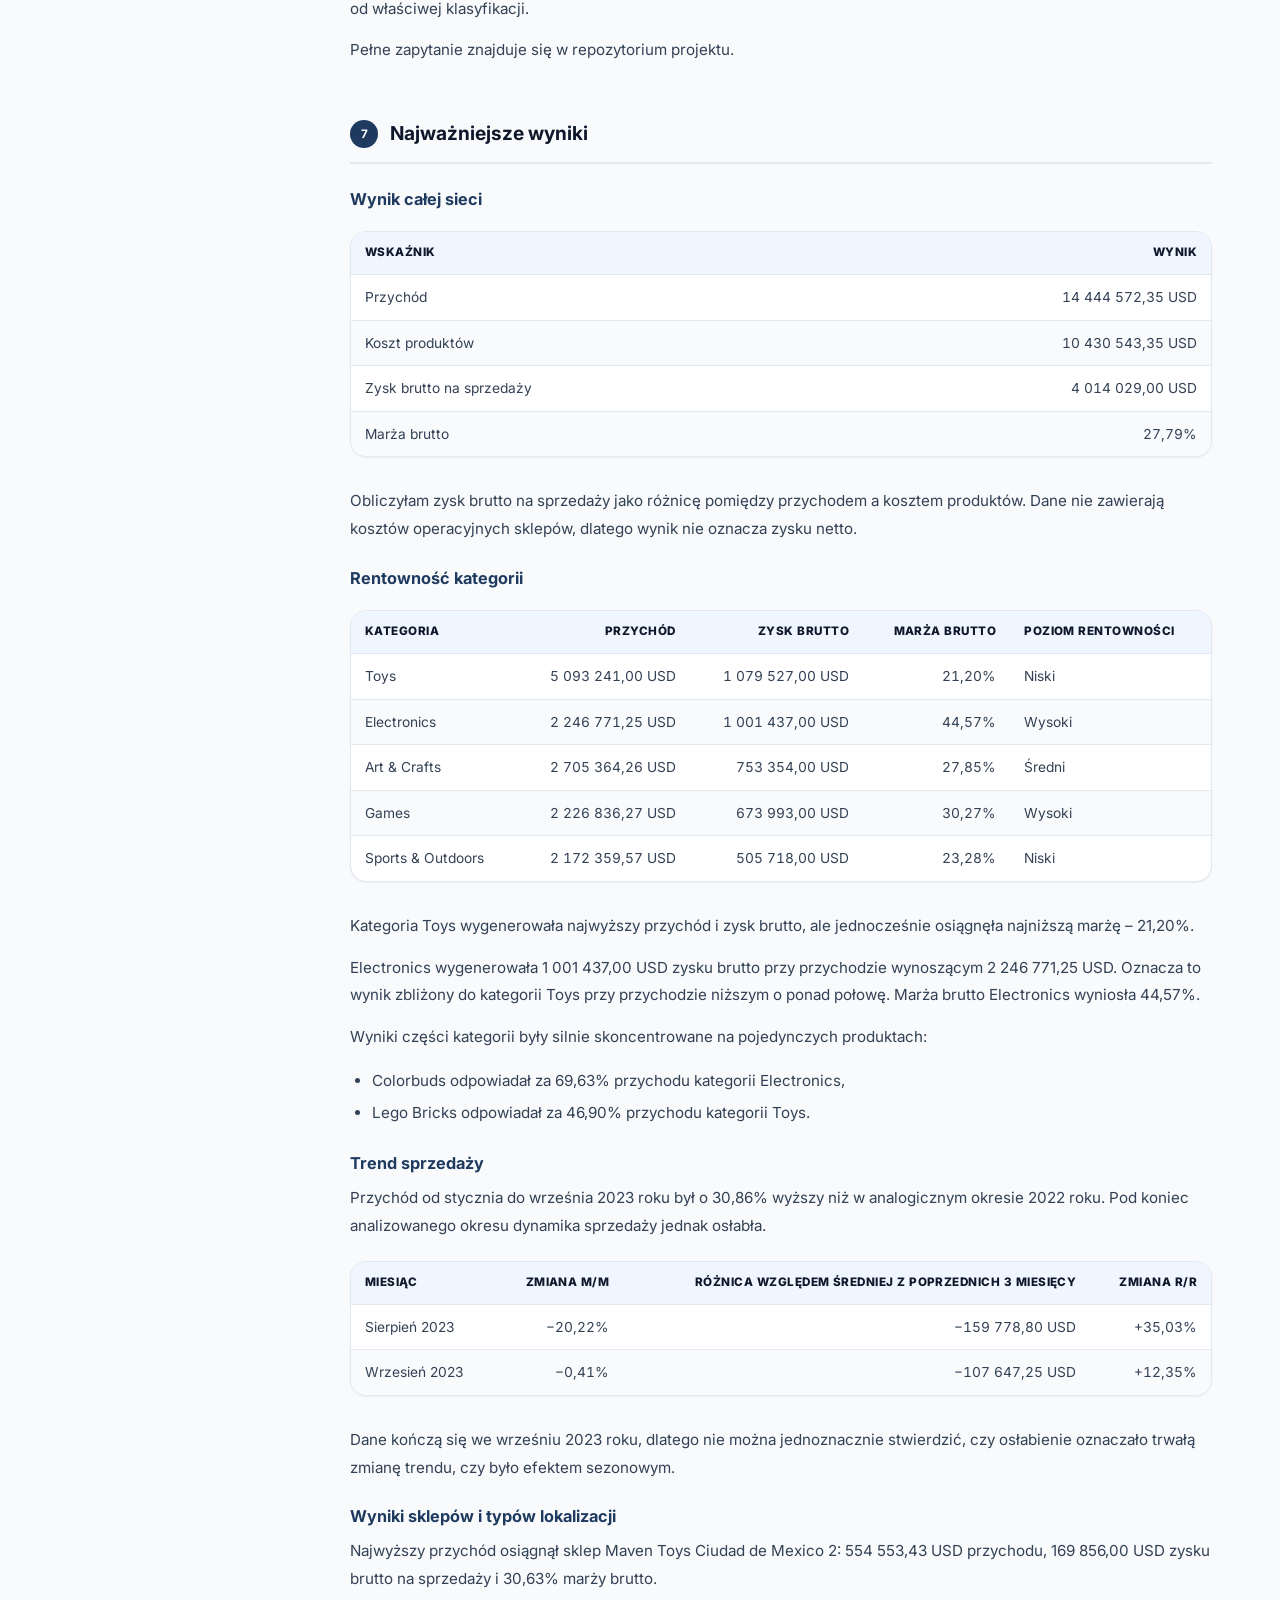
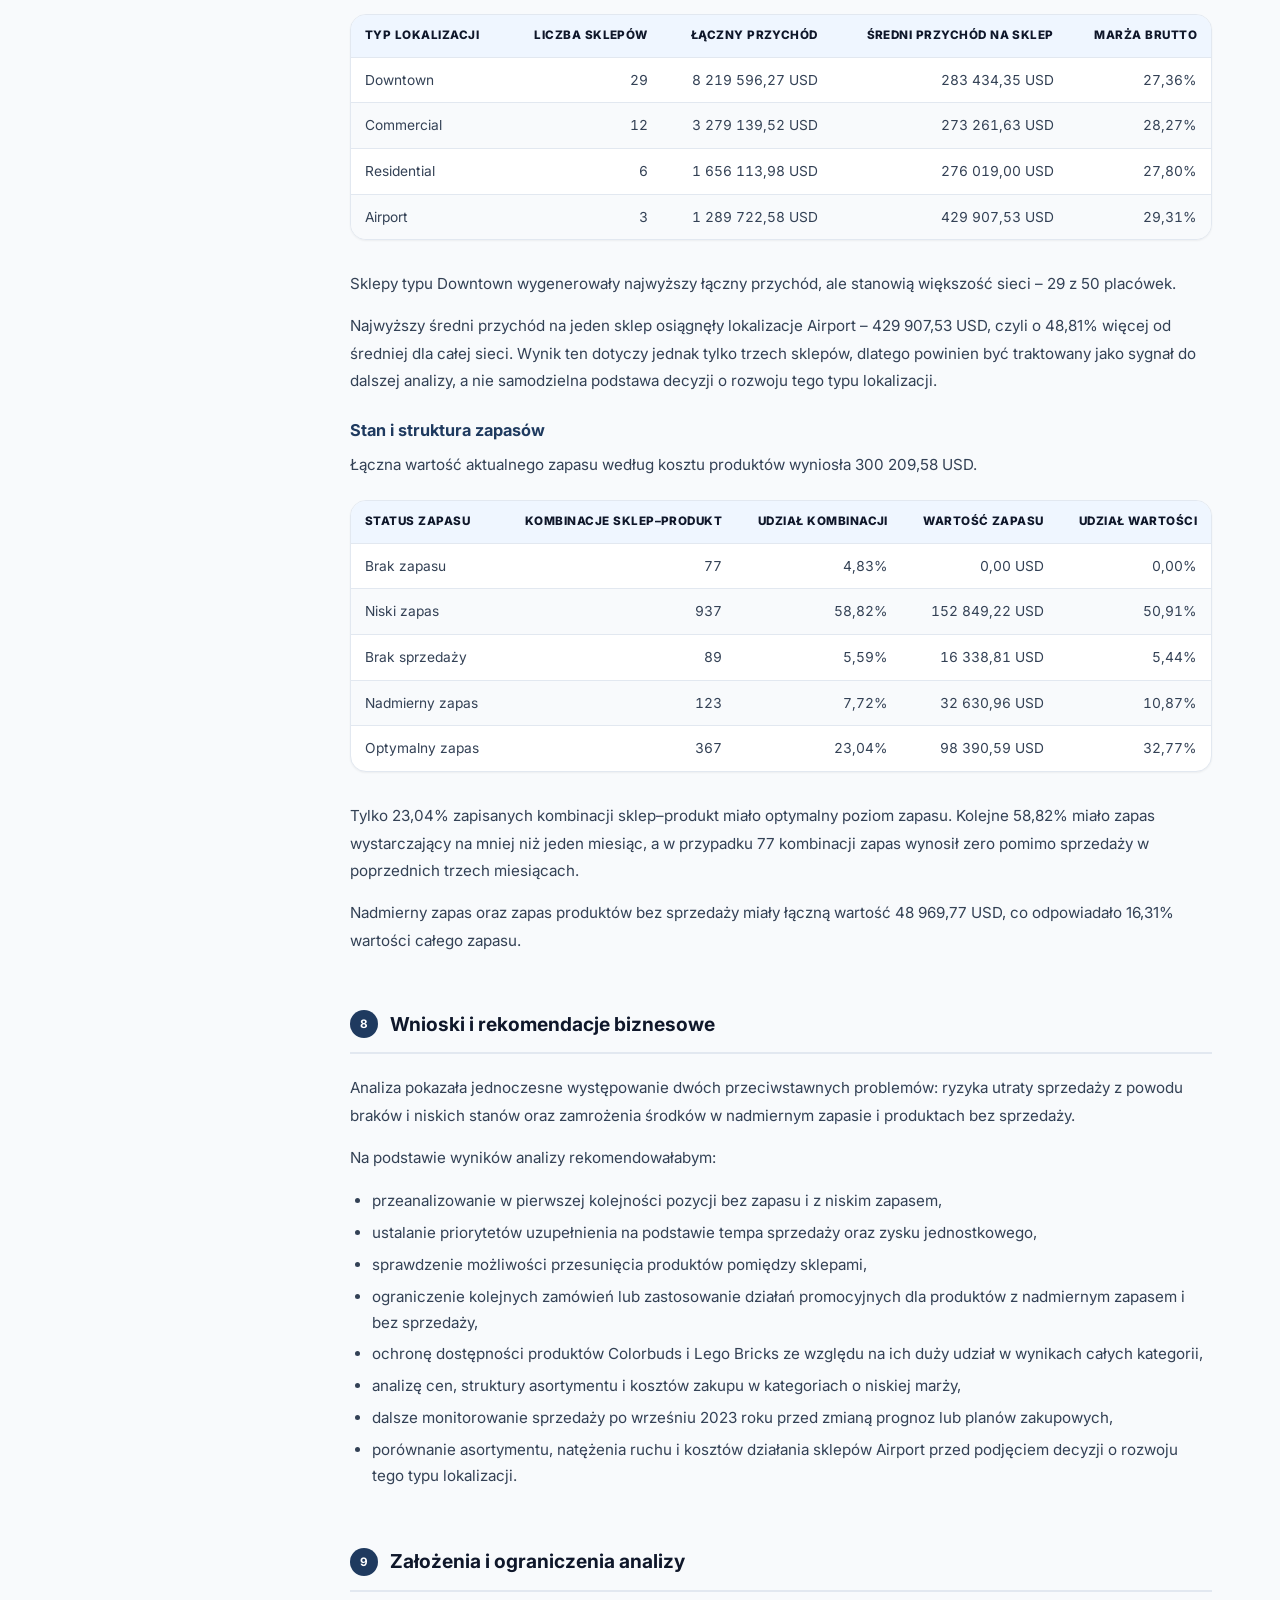
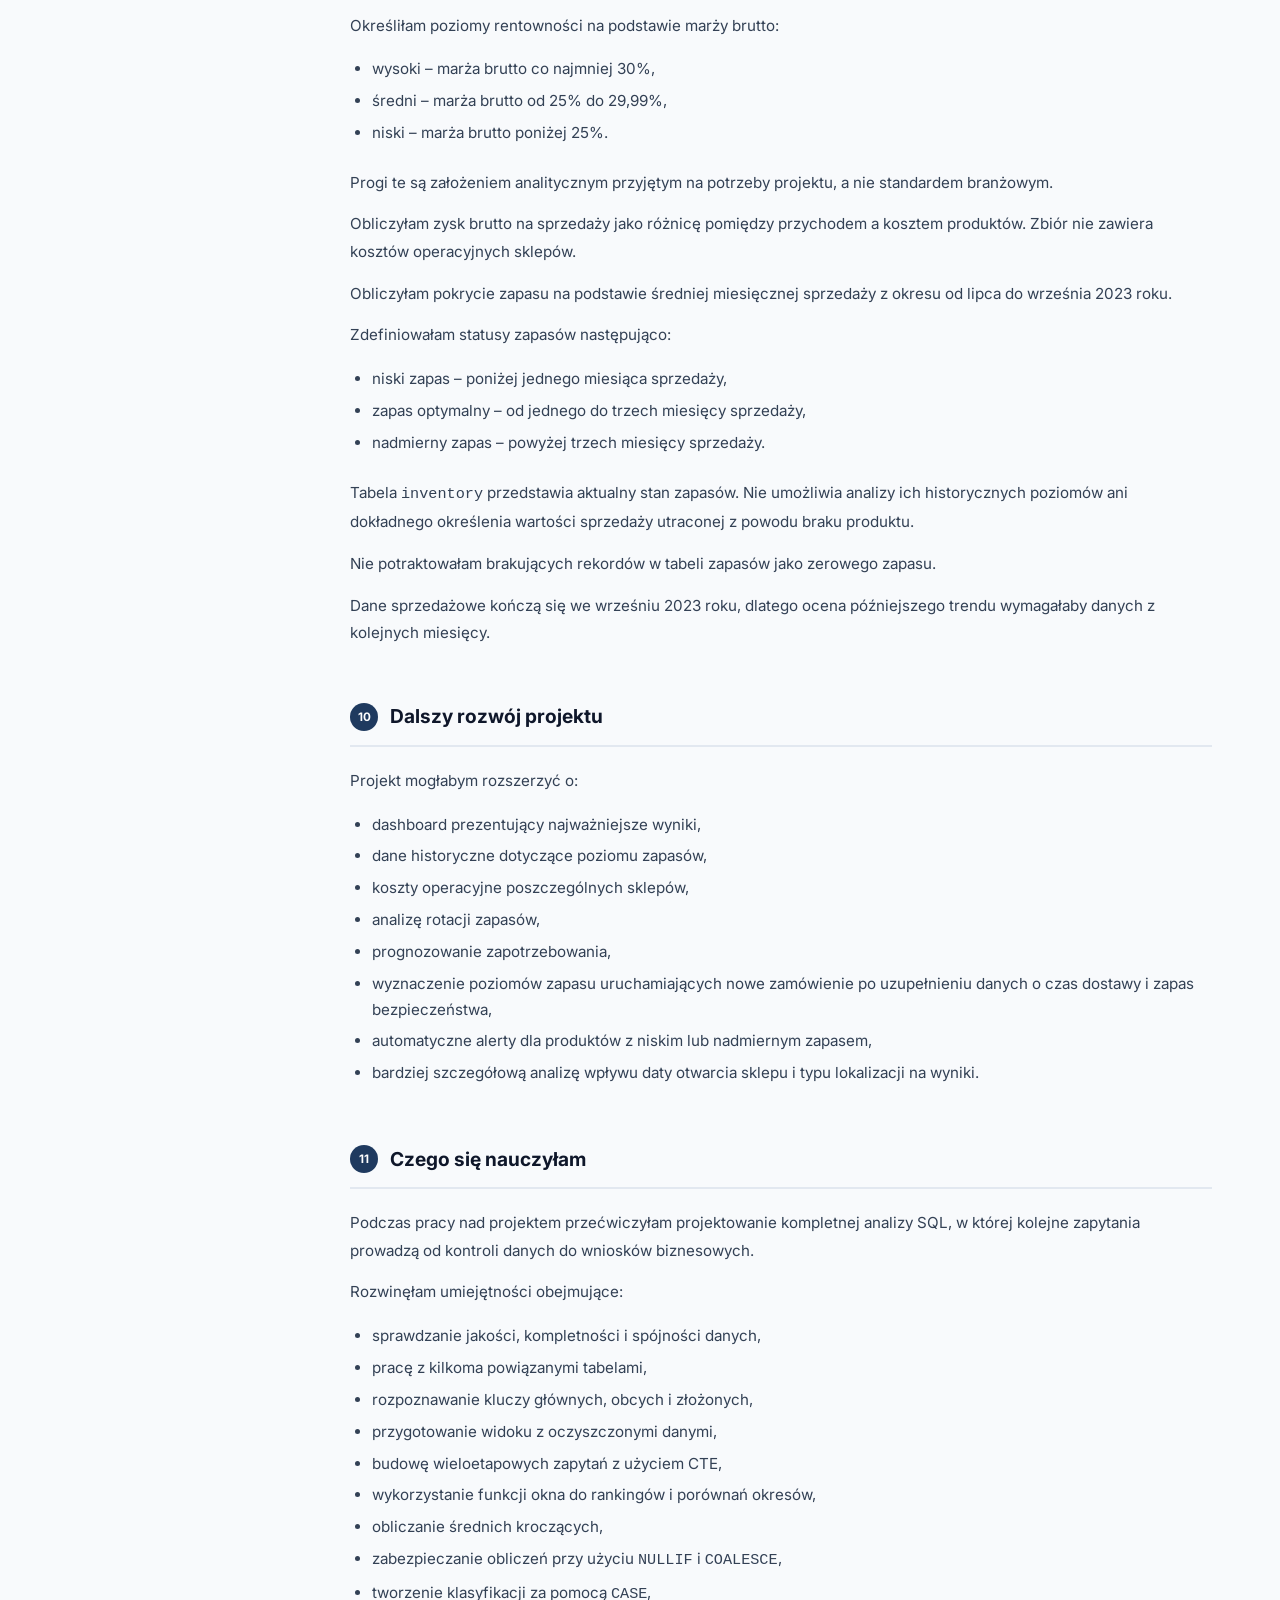
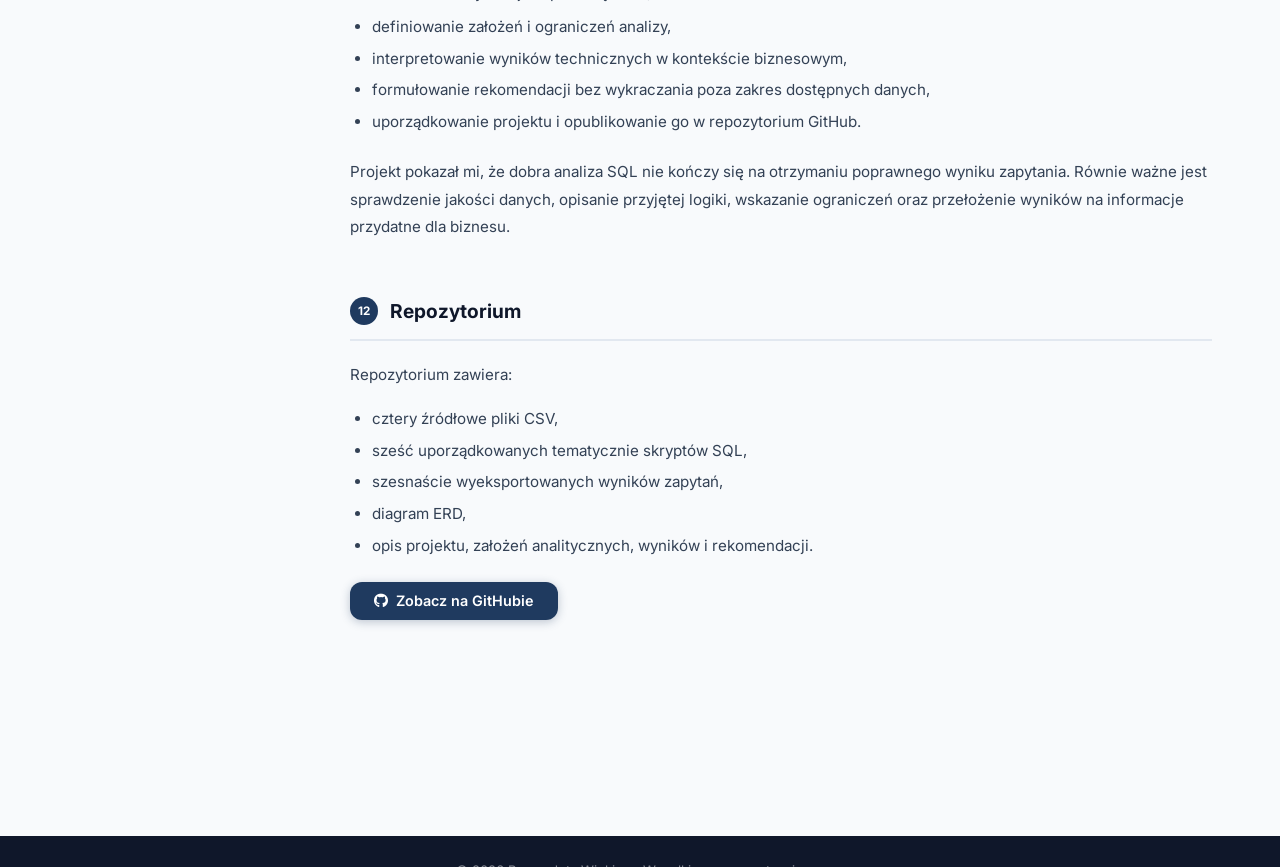
<file: projects/project3.html>
<!DOCTYPE html>
<html lang="pl">
<head>
<meta charset="utf-8"/>
<meta content="width=device-width, initial-scale=1.0" name="viewport"/>
<meta content="Analiza sprzedaży, rentowności i zapasów sieci Maven Toys – studium przypadku SQL w MySQL i DBeaverze." name="description"/>
<title>Analiza sprzedaży, rentowności i zapasów Maven Toys – Bernardeta Wiekiera</title>
<link href="https://fonts.googleapis.com" rel="preconnect"/>
<link crossorigin="" href="https://fonts.gstatic.com" rel="preconnect"/>
<link href="https://fonts.googleapis.com/css2?family=Inter:wght@300;400;500;600;700;800&amp;display=swap" rel="stylesheet"/>
<link href="https://cdnjs.cloudflare.com/ajax/libs/font-awesome/6.5.1/css/all.min.css" rel="stylesheet"/>
<link href="../css/style.css" rel="stylesheet"/>
</head>
<body data-page="portfolio">
<nav aria-label="Główna nawigacja" id="navbar" role="navigation">
<div class="nav-inner">
<a class="nav-logo" href="../index.html">BW<span>.</span></a>
<button aria-expanded="false" aria-label="Menu" class="hamburger" id="hamburger"><span></span><span></span><span></span></button>
<ul id="nav-menu" role="list">
<li><a class="nav-link" data-i18n="nav_home" data-page="home" href="../index.html">Główna</a></li>
<li><a class="nav-link" data-i18n="nav_portfolio" data-page="portfolio" href="../portfolio.html">Portfolio</a></li>
<li><a class="nav-link" data-i18n="nav_cert" data-page="cert" href="../certificates.html">Certyfikaty</a></li>
<li><button aria-label="Zmień język" class="lang-btn" id="lang-toggle">EN</button></li>
</ul>
</div>
</nav>

<main class="section section-bg">
<div class="container">
<div class="cs-layout">
<aside class="cs-sidebar">
<span class="cs-sidebar-label" data-i18n="cs_nav_label">Nawigacja po projekcie</span>
<nav aria-label="Nawigacja po projekcie" class="cs-sidebar-nav">
<a href="#pl-overview" data-project-top-link="true">Widok projektu</a>
<a href="#pl-s1">Problem i cel projektu</a>
<a href="#pl-s2">Dane</a>
<a href="#pl-s3">Struktura bazy danych</a>
<a href="#pl-s4">Kontrola jakości i przygotowanie danych</a>
<a href="#pl-s5">Zakres analizy</a>
<a href="#pl-s6">Wybrane rozwiązanie SQL</a>
<a href="#pl-s7">Najważniejsze wyniki</a>
<a href="#pl-s8">Wnioski i rekomendacje</a>
<a href="#pl-s9">Założenia i ograniczenia</a>
<a href="#pl-s10">Dalszy rozwój projektu</a>
<a href="#pl-s11">Czego się nauczyłam</a>
<a href="#pl-s12">Repozytorium</a>
</nav>
</aside>

<article class="cs-content project1-case project3-case">
<a class="cs-back-link" data-i18n="cs_back" href="../portfolio.html">← Powrót do Portfolio</a>

<div data-project-lang="pl" id="pl-overview">
<figure class="cs-figure cs-main-figure">
<div class="cs-hero-img">
<img alt="Analiza sprzedaży, rentowności i zapasów sieci Maven Toys — widok główny projektu" onerror="this.style.display='none'; this.nextElementSibling.style.display='flex';" src="../images/projects/project3.png"/>
<div class="cs-hero-img-placeholder" style="display:none;"><i aria-hidden="true" class="fas fa-image"></i><span>../images/projects/project3.png</span></div>
</div>
</figure>
<h1 class="cs-title">Analiza sprzedaży, rentowności i zapasów sieci Maven Toys</h1>
<div class="cs-intro-meta"><span class="tag">SQL</span><span class="tag">MySQL</span><span class="tag">DBeaver</span><span class="tag">CTE</span><span class="tag">Funkcje okna</span><span class="tag">Analiza biznesowa</span></div>
<p>Kompleksowe studium przypadku SQL poświęcone analizie sprzedaży, rentowności, wyników sklepów, trendów oraz aktualnego poziomu zapasów fikcyjnej sieci Maven Toys działającej w Meksyku.</p>
<p>Przeanalizowałam ponad 829 tys. transakcji sprzedaży z okresu od stycznia 2022 roku do września 2023 roku. Celem projektu było przejście od surowych danych źródłowych do wniosków i rekomendacji wspierających decyzje dotyczące produktów, sklepów oraz zarządzania zapasami.</p>

<section class="cs-section" id="pl-s1">
<h2 class="cs-section-title"><span class="cs-num">1</span>Problem i cel projektu</h2>
<p>Sieć posiadająca wiele sklepów i produktów potrzebuje nie tylko informacji o całkowitym przychodzie. Do podejmowania decyzji biznesowych konieczne jest również ustalenie:</p>
<ul>
<li>które produkty i kategorie generują największy zysk,</li>
<li>jak zmieniają się wyniki w czasie,</li>
<li>które placówki osiągają najlepsze rezultaty,</li>
<li>czy poziom zapasów odpowiada bieżącej sprzedaży,</li>
<li>gdzie występuje ryzyko braku produktów,</li>
<li>gdzie środki są zamrożone w nadmiernym zapasie.</li>
</ul>
<p>Przygotowałam analizę odpowiadającą na następujące pytania:</p>
<ul>
<li>jaki jest łączny przychód, koszt produktów, zysk brutto na sprzedaży i marża brutto,</li>
<li>które kategorie i produkty osiągają najlepsze wyniki,</li>
<li>jak przychód zmienia się miesiąc do miesiąca i rok do roku,</li>
<li>czy pod koniec analizowanego okresu widoczne jest przyspieszenie lub osłabienie sprzedaży,</li>
<li>które sklepy i typy lokalizacji osiągają najlepsze wyniki,</li>
<li>jaka jest aktualna wartość zapasów,</li>
<li>które kombinacje sklep–produkt mają zbyt niski, optymalny lub nadmierny zapas,</li>
<li>gdzie występuje brak zapasu pomimo wcześniejszej sprzedaży,</li>
<li>gdzie zapas pozostaje w sklepie mimo braku sprzedaży.</li>
</ul>
<p>Projekt przygotowałam jako kompletną analizę biznesową wykonaną w SQL, a nie tylko zbiór pojedynczych zapytań technicznych.</p>
</section>

<section class="cs-section" id="pl-s2">
<h2 class="cs-section-title"><span class="cs-num">2</span>Dane</h2>
<p>Dane pochodzą z publicznego zbioru Maven Analytics i przedstawiają fikcyjną sieć sklepów z zabawkami działającą w Meksyku.</p>
<div class="cs-table-wrap" role="region" aria-label="Tabele źródłowe projektu" tabindex="0">
<table class="cs-data-table">
<thead><tr><th scope="col">Tabela</th><th scope="col">Zawartość</th><th class="num" scope="col">Liczba rekordów</th></tr></thead>
<tbody>
<tr><td><code>sales</code></td><td>Transakcje sprzedaży produktów według sklepów</td><td class="num">829 262</td></tr>
<tr><td><code>products</code></td><td>Nazwy, kategorie, koszty i ceny produktów</td><td class="num">35</td></tr>
<tr><td><code>stores</code></td><td>Sklepy, miasta, typy lokalizacji i daty otwarcia</td><td class="num">50</td></tr>
<tr><td><code>inventory</code></td><td>Aktualny zapas według sklepu i produktu</td><td class="num">1 593</td></tr>
</tbody>
</table>
</div>
<p>Dane sprzedażowe obejmują okres od 1 stycznia 2022 roku do 30 września 2023 roku.</p>
<p>Tabela <code>inventory</code> przedstawia aktualny stan zapasów. Umożliwia ocenę ich poziomu i struktury, ale nie pokazuje historycznych zmian stanów magazynowych.</p>
<p><strong>Źródło danych:</strong> <a href="https://mavenanalytics.io/data-playground/mexico-toy-sales" rel="noopener" style="color:var(--blue);text-decoration:underline;" target="_blank">Mexico Toy Sales – Maven Analytics</a></p>
</section>

<section class="cs-section" id="pl-s3">
<h2 class="cs-section-title"><span class="cs-num">3</span>Struktura bazy danych</h2>
<p>Główną tabelą transakcyjną jest tabela <code>sales</code>. Każdy rekord sprzedaży jest powiązany z konkretnym produktem i sklepem. Tabela <code>inventory</code> również łączy produkty ze sklepami, ale przedstawia aktualny stan magazynowy dla konkretnej kombinacji sklep–produkt.</p>
<p>W analizowanej bazie:</p>
<ul>
<li><code>sale_id</code> jest kluczem głównym tabeli <code>sales</code>,</li>
<li><code>product_id</code> jest kluczem głównym tabeli <code>products</code>,</li>
<li><code>store_id</code> jest kluczem głównym tabeli <code>stores</code>,</li>
<li>połączenie <code>store_id + product_id</code> tworzy klucz złożony tabeli <code>inventory</code>,</li>
<li>kolumny <code>product_id</code> i <code>store_id</code> pozwalają łączyć tabele podczas analizy.</li>
</ul>
<p>W bazie źródłowej relacje nie były fizycznie zdefiniowane jako klucze obce. Na potrzeby dokumentacji utworzyłam w DBeaverze diagram ERD z relacjami wirtualnymi:</p>
<ul>
<li><code>sales.product_id → products.product_id</code>,</li>
<li><code>sales.store_id → stores.store_id</code>,</li>
<li><code>inventory.product_id → products.product_id</code>,</li>
<li><code>inventory.store_id → stores.store_id</code>.</li>
</ul>
<p>Widoku <code>vw_products_clean</code> nie umieściłam na diagramie, ponieważ utworzyłam go podczas przygotowania danych i nie należy on do czterech tabel źródłowych.</p>
<figure class="cs-figure">
<div class="cs-wide-img"><img alt="Diagram ERD bazy danych Maven Toys" src="../images/projects/project3-database-erd.png"/></div>
<figcaption>Zdjęcie 1. Diagram ERD przedstawiający tabele źródłowe oraz relacje wykorzystywane w analizie.</figcaption>
</figure>
</section>

<section class="cs-section" id="pl-s4">
<h2 class="cs-section-title"><span class="cs-num">4</span>Kontrola jakości i przygotowanie danych</h2>
<p>Przed rozpoczęciem właściwej analizy sprawdziłam jakość, kompletność i spójność danych.</p>
<p>Kontrola obejmowała:</p>
<ul>
<li>liczbę rekordów w każdej tabeli,</li>
<li>brakujące wartości,</li>
<li>duplikaty kluczy głównych,</li>
<li>duplikaty klucza złożonego w tabeli <code>inventory</code>,</li>
<li>zgodność identyfikatorów produktów i sklepów pomiędzy tabelami,</li>
<li>zakres dat sprzedaży,</li>
<li>produkty, których cena była niższa lub równa kosztowi,</li>
<li>kompletność kombinacji sklep–produkt w tabeli zapasów.</li>
</ul>
<p>Nie znalazłam brakujących wartości, zduplikowanych kluczy, niezgodnych identyfikatorów ani produktów sprzedawanych po cenie niższej lub równej kosztowi.</p>
<p>Koszty i ceny produktów były zapisane jako tekst zawierający symbol waluty. Utworzyłam widok <code>vw_products_clean</code>, w którym usunęłam symbol waluty i przekształciłam wartości do typu <code>DECIMAL(10,2)</code>. W ten sposób przygotowałam jednolitą warstwę danych do dalszych obliczeń bez zmieniania tabeli źródłowej.</p>
<p>Dla 50 sklepów i 35 produktów istnieje 1 750 możliwych kombinacji sklep–produkt. Tabela <code>inventory</code> zawiera 1 593 rekordy, dlatego dla 157 kombinacji brakuje informacji o zapasie.</p>
<p>Nie potraktowałam brakujących rekordów jako zapasu równego zero, ponieważ dane nie wskazują, czy produkt nie jest oferowany w danym sklepie, czy odpowiedni rekord nie został zapisany.</p>
</section>

<section class="cs-section" id="pl-s5">
<h2 class="cs-section-title"><span class="cs-num">5</span>Zakres analizy i struktura skryptów SQL</h2>
<p>Podzieliłam kod projektu na sześć tematycznych skryptów:</p>
<ol>
<li><code>01_data_quality.sql</code> – kontrola jakości, kompletności i spójności danych,</li>
<li><code>02_data_preparation.sql</code> – przygotowanie widoku z oczyszczonymi kosztami i cenami produktów,</li>
<li><code>03_sales_and_profitability.sql</code> – analiza sprzedaży, zysku, marży, kategorii i produktów,</li>
<li><code>04_time_analysis.sql</code> – analiza miesiąc do miesiąca, rok do roku i średnich kroczących,</li>
<li><code>05_store_analysis.sql</code> – wyniki i rankingi sklepów oraz typów lokalizacji,</li>
<li><code>06_inventory_analysis.sql</code> – wartość zapasów, pokrycie sprzedaży zapasem i klasyfikacja pozycji magazynowych.</li>
</ol>
<p>W zapytaniach wykorzystałam między innymi:</p>
<ul>
<li>złączenia <code>INNER JOIN</code> i <code>LEFT JOIN</code>,</li>
<li>wspólne wyrażenia tabelowe CTE,</li>
<li>widok SQL,</li>
<li>funkcje agregujące,</li>
<li>instrukcję <code>CASE</code>,</li>
<li>funkcje <code>COALESCE</code> i <code>NULLIF</code>,</li>
<li>konwersję typów danych,</li>
<li>funkcje okna <code>LAG</code> i <code>RANK</code>,</li>
<li>średnie kroczące, rankingi w obrębie kategorii i porównania okresów.</li>
</ul>
</section>

<section class="cs-section" id="pl-s6">
<h2 class="cs-section-title"><span class="cs-num">6</span>Wybrane rozwiązanie SQL – klasyfikacja zapasów</h2>
<p>Jednym z najważniejszych elementów projektu było określenie poziomu zapasu dla każdej zapisanej kombinacji sklep–produkt.</p>
<p>Najpierw zagregowałam sprzedaż z ostatnich trzech miesięcy dostępnych w zbiorze, a następnie połączyłam ją z aktualnym stanem zapasu. Na tej podstawie obliczyłam średnią miesięczną sprzedaż oraz liczbę miesięcy, na które powinien wystarczyć obecny zapas.</p>
<pre class="sql-code-block" aria-label="Fragment zapytania SQL klasyfikującego zapasy"><code><span class="sql-alias">stock_coverage_months_cte</span> <span class="sql-keyword">as</span>
(
    <span class="sql-keyword">select</span>
        *
        ,<span class="sql-function">round</span>(units_sold_last_3_months / <span class="sql-number">3.0</span>, <span class="sql-number">2</span>)
            <span class="sql-keyword">as</span> avg_monthly_units_sold
        ,stock_on_hand
            / <span class="sql-function">nullif</span>(units_sold_last_3_months / <span class="sql-number">3.0</span>, <span class="sql-number">0</span>)
            <span class="sql-keyword">as</span> stock_coverage_months_exact
    <span class="sql-keyword">from</span> inventory_sales_cte
),
<span class="sql-alias">inventory_status_cte</span> <span class="sql-keyword">as</span>
(
    <span class="sql-keyword">select</span>
        *
        ,<span class="sql-keyword">case</span>
            <span class="sql-keyword">when</span> stock_on_hand = <span class="sql-number">0</span> <span class="sql-keyword">then</span> <span class="sql-string">'Out of Stock'</span>
            <span class="sql-keyword">when</span> units_sold_last_3_months = <span class="sql-number">0</span>
                <span class="sql-keyword">and</span> stock_on_hand &gt; <span class="sql-number">0</span> <span class="sql-keyword">then</span> <span class="sql-string">'No Sales'</span>
            <span class="sql-keyword">when</span> stock_coverage_months_exact &lt; <span class="sql-number">1</span> <span class="sql-keyword">then</span> <span class="sql-string">'Low Stock'</span>
            <span class="sql-keyword">when</span> stock_coverage_months_exact &lt;= <span class="sql-number">3</span> <span class="sql-keyword">then</span> <span class="sql-string">'Optimal Stock'</span>
            <span class="sql-keyword">else</span> <span class="sql-string">'Overstock'</span>
        <span class="sql-keyword">end as</span> inventory_status
    <span class="sql-keyword">from</span> stock_coverage_months_cte
)</code></pre>
<p>Funkcja <code>NULLIF</code> zabezpiecza obliczenie przed dzieleniem przez zero. Za pomocą instrukcji <code>CASE</code> przypisałam każdej pozycji jeden z pięciu statusów: brak zapasu, niski zapas, zapas optymalny, nadmierny zapas lub brak sprzedaży.</p>
<p>Rozdzielenie kolejnych etapów pomiędzy CTE ułatwiło mi kontrolę obliczeń i pozwoliło oddzielić przygotowanie danych od właściwej klasyfikacji.</p>
<p>Pełne zapytanie znajduje się w repozytorium projektu.</p>
</section>

<section class="cs-section" id="pl-s7">
<h2 class="cs-section-title"><span class="cs-num">7</span>Najważniejsze wyniki</h2>
<h3>Wynik całej sieci</h3>
<div class="cs-table-wrap" role="region" aria-label="Wyniki całej sieci Maven Toys" tabindex="0">
<table class="cs-data-table">
<thead><tr><th scope="col">Wskaźnik</th><th class="num" scope="col">Wynik</th></tr></thead>
<tbody>
<tr><td>Przychód</td><td class="num">14 444 572,35 USD</td></tr>
<tr><td>Koszt produktów</td><td class="num">10 430 543,35 USD</td></tr>
<tr><td>Zysk brutto na sprzedaży</td><td class="num">4 014 029,00 USD</td></tr>
<tr><td>Marża brutto</td><td class="num">27,79%</td></tr>
</tbody>
</table>
</div>
<p>Obliczyłam zysk brutto na sprzedaży jako różnicę pomiędzy przychodem a kosztem produktów. Dane nie zawierają kosztów operacyjnych sklepów, dlatego wynik nie oznacza zysku netto.</p>

<h3>Rentowność kategorii</h3>
<div class="cs-table-wrap" role="region" aria-label="Rentowność kategorii produktów" tabindex="0">
<table class="cs-data-table">
<thead><tr><th scope="col">Kategoria</th><th class="num" scope="col">Przychód</th><th class="num" scope="col">Zysk brutto</th><th class="num" scope="col">Marża brutto</th><th scope="col">Poziom rentowności</th></tr></thead>
<tbody>
<tr><td>Toys</td><td class="num">5 093 241,00 USD</td><td class="num">1 079 527,00 USD</td><td class="num">21,20%</td><td>Niski</td></tr>
<tr><td>Electronics</td><td class="num">2 246 771,25 USD</td><td class="num">1 001 437,00 USD</td><td class="num">44,57%</td><td>Wysoki</td></tr>
<tr><td>Art &amp; Crafts</td><td class="num">2 705 364,26 USD</td><td class="num">753 354,00 USD</td><td class="num">27,85%</td><td>Średni</td></tr>
<tr><td>Games</td><td class="num">2 226 836,27 USD</td><td class="num">673 993,00 USD</td><td class="num">30,27%</td><td>Wysoki</td></tr>
<tr><td>Sports &amp; Outdoors</td><td class="num">2 172 359,57 USD</td><td class="num">505 718,00 USD</td><td class="num">23,28%</td><td>Niski</td></tr>
</tbody>
</table>
</div>
<p>Kategoria Toys wygenerowała najwyższy przychód i zysk brutto, ale jednocześnie osiągnęła najniższą marżę – 21,20%.</p>
<p>Electronics wygenerowała 1 001 437,00 USD zysku brutto przy przychodzie wynoszącym 2 246 771,25 USD. Oznacza to wynik zbliżony do kategorii Toys przy przychodzie niższym o ponad połowę. Marża brutto Electronics wyniosła 44,57%.</p>
<p>Wyniki części kategorii były silnie skoncentrowane na pojedynczych produktach:</p>
<ul><li>Colorbuds odpowiadał za 69,63% przychodu kategorii Electronics,</li><li>Lego Bricks odpowiadał za 46,90% przychodu kategorii Toys.</li></ul>

<h3>Trend sprzedaży</h3>
<p>Przychód od stycznia do września 2023 roku był o 30,86% wyższy niż w analogicznym okresie 2022 roku. Pod koniec analizowanego okresu dynamika sprzedaży jednak osłabła.</p>
<div class="cs-table-wrap" role="region" aria-label="Zmiany sprzedaży w sierpniu i wrześniu 2023 roku" tabindex="0">
<table class="cs-data-table">
<thead><tr><th scope="col">Miesiąc</th><th class="num" scope="col">Zmiana m/m</th><th class="num" scope="col">Różnica względem średniej z poprzednich 3 miesięcy</th><th class="num" scope="col">Zmiana r/r</th></tr></thead>
<tbody>
<tr><td>Sierpień 2023</td><td class="num">−20,22%</td><td class="num">−159 778,80 USD</td><td class="num">+35,03%</td></tr>
<tr><td>Wrzesień 2023</td><td class="num">−0,41%</td><td class="num">−107 647,25 USD</td><td class="num">+12,35%</td></tr>
</tbody>
</table>
</div>
<p>Dane kończą się we wrześniu 2023 roku, dlatego nie można jednoznacznie stwierdzić, czy osłabienie oznaczało trwałą zmianę trendu, czy było efektem sezonowym.</p>

<h3>Wyniki sklepów i typów lokalizacji</h3>
<p>Najwyższy przychód osiągnął sklep Maven Toys Ciudad de Mexico 2: 554 553,43 USD przychodu, 169 856,00 USD zysku brutto na sprzedaży i 30,63% marży brutto.</p>
<div class="cs-table-wrap" role="region" aria-label="Wyniki według typu lokalizacji sklepu" tabindex="0">
<table class="cs-data-table">
<thead><tr><th scope="col">Typ lokalizacji</th><th class="num" scope="col">Liczba sklepów</th><th class="num" scope="col">Łączny przychód</th><th class="num" scope="col">Średni przychód na sklep</th><th class="num" scope="col">Marża brutto</th></tr></thead>
<tbody>
<tr><td>Downtown</td><td class="num">29</td><td class="num">8 219 596,27 USD</td><td class="num">283 434,35 USD</td><td class="num">27,36%</td></tr>
<tr><td>Commercial</td><td class="num">12</td><td class="num">3 279 139,52 USD</td><td class="num">273 261,63 USD</td><td class="num">28,27%</td></tr>
<tr><td>Residential</td><td class="num">6</td><td class="num">1 656 113,98 USD</td><td class="num">276 019,00 USD</td><td class="num">27,80%</td></tr>
<tr><td>Airport</td><td class="num">3</td><td class="num">1 289 722,58 USD</td><td class="num">429 907,53 USD</td><td class="num">29,31%</td></tr>
</tbody>
</table>
</div>
<p>Sklepy typu Downtown wygenerowały najwyższy łączny przychód, ale stanowią większość sieci – 29 z 50 placówek.</p>
<p>Najwyższy średni przychód na jeden sklep osiągnęły lokalizacje Airport – 429 907,53 USD, czyli o 48,81% więcej od średniej dla całej sieci. Wynik ten dotyczy jednak tylko trzech sklepów, dlatego powinien być traktowany jako sygnał do dalszej analizy, a nie samodzielna podstawa decyzji o rozwoju tego typu lokalizacji.</p>

<h3>Stan i struktura zapasów</h3>
<p>Łączna wartość aktualnego zapasu według kosztu produktów wyniosła 300 209,58 USD.</p>
<div class="cs-table-wrap" role="region" aria-label="Stan i struktura zapasów" tabindex="0">
<table class="cs-data-table">
<thead><tr><th scope="col">Status zapasu</th><th class="num" scope="col">Kombinacje sklep–produkt</th><th class="num" scope="col">Udział kombinacji</th><th class="num" scope="col">Wartość zapasu</th><th class="num" scope="col">Udział wartości</th></tr></thead>
<tbody>
<tr><td>Brak zapasu</td><td class="num">77</td><td class="num">4,83%</td><td class="num">0,00 USD</td><td class="num">0,00%</td></tr>
<tr><td>Niski zapas</td><td class="num">937</td><td class="num">58,82%</td><td class="num">152 849,22 USD</td><td class="num">50,91%</td></tr>
<tr><td>Brak sprzedaży</td><td class="num">89</td><td class="num">5,59%</td><td class="num">16 338,81 USD</td><td class="num">5,44%</td></tr>
<tr><td>Nadmierny zapas</td><td class="num">123</td><td class="num">7,72%</td><td class="num">32 630,96 USD</td><td class="num">10,87%</td></tr>
<tr><td>Optymalny zapas</td><td class="num">367</td><td class="num">23,04%</td><td class="num">98 390,59 USD</td><td class="num">32,77%</td></tr>
</tbody>
</table>
</div>
<p>Tylko 23,04% zapisanych kombinacji sklep–produkt miało optymalny poziom zapasu. Kolejne 58,82% miało zapas wystarczający na mniej niż jeden miesiąc, a w przypadku 77 kombinacji zapas wynosił zero pomimo sprzedaży w poprzednich trzech miesiącach.</p>
<p>Nadmierny zapas oraz zapas produktów bez sprzedaży miały łączną wartość 48 969,77 USD, co odpowiadało 16,31% wartości całego zapasu.</p>
</section>

<section class="cs-section" id="pl-s8">
<h2 class="cs-section-title"><span class="cs-num">8</span>Wnioski i rekomendacje biznesowe</h2>
<p>Analiza pokazała jednoczesne występowanie dwóch przeciwstawnych problemów: ryzyka utraty sprzedaży z powodu braków i niskich stanów oraz zamrożenia środków w nadmiernym zapasie i produktach bez sprzedaży.</p>
<p>Na podstawie wyników analizy rekomendowałabym:</p>
<ul>
<li>przeanalizowanie w pierwszej kolejności pozycji bez zapasu i z niskim zapasem,</li>
<li>ustalanie priorytetów uzupełnienia na podstawie tempa sprzedaży oraz zysku jednostkowego,</li>
<li>sprawdzenie możliwości przesunięcia produktów pomiędzy sklepami,</li>
<li>ograniczenie kolejnych zamówień lub zastosowanie działań promocyjnych dla produktów z nadmiernym zapasem i bez sprzedaży,</li>
<li>ochronę dostępności produktów Colorbuds i Lego Bricks ze względu na ich duży udział w wynikach całych kategorii,</li>
<li>analizę cen, struktury asortymentu i kosztów zakupu w kategoriach o niskiej marży,</li>
<li>dalsze monitorowanie sprzedaży po wrześniu 2023 roku przed zmianą prognoz lub planów zakupowych,</li>
<li>porównanie asortymentu, natężenia ruchu i kosztów działania sklepów Airport przed podjęciem decyzji o rozwoju tego typu lokalizacji.</li>
</ul>
</section>

<section class="cs-section" id="pl-s9">
<h2 class="cs-section-title"><span class="cs-num">9</span>Założenia i ograniczenia analizy</h2>
<p>Określiłam poziomy rentowności na podstawie marży brutto:</p>
<ul>
<li>wysoki – marża brutto co najmniej 30%,</li>
<li>średni – marża brutto od 25% do 29,99%,</li>
<li>niski – marża brutto poniżej 25%.</li>
</ul>
<p>Progi te są założeniem analitycznym przyjętym na potrzeby projektu, a nie standardem branżowym.</p>
<p>Obliczyłam zysk brutto na sprzedaży jako różnicę pomiędzy przychodem a kosztem produktów. Zbiór nie zawiera kosztów operacyjnych sklepów.</p>
<p>Obliczyłam pokrycie zapasu na podstawie średniej miesięcznej sprzedaży z okresu od lipca do września 2023 roku.</p>
<p>Zdefiniowałam statusy zapasów następująco:</p>
<ul>
<li>niski zapas – poniżej jednego miesiąca sprzedaży,</li>
<li>zapas optymalny – od jednego do trzech miesięcy sprzedaży,</li>
<li>nadmierny zapas – powyżej trzech miesięcy sprzedaży.</li>
</ul>
<p>Tabela <code>inventory</code> przedstawia aktualny stan zapasów. Nie umożliwia analizy ich historycznych poziomów ani dokładnego określenia wartości sprzedaży utraconej z powodu braku produktu.</p>
<p>Nie potraktowałam brakujących rekordów w tabeli zapasów jako zerowego zapasu.</p>
<p>Dane sprzedażowe kończą się we wrześniu 2023 roku, dlatego ocena późniejszego trendu wymagałaby danych z kolejnych miesięcy.</p>
</section>

<section class="cs-section" id="pl-s10">
<h2 class="cs-section-title"><span class="cs-num">10</span>Dalszy rozwój projektu</h2>
<p>Projekt mogłabym rozszerzyć o:</p>
<ul>
<li>dashboard prezentujący najważniejsze wyniki,</li>
<li>dane historyczne dotyczące poziomu zapasów,</li>
<li>koszty operacyjne poszczególnych sklepów,</li>
<li>analizę rotacji zapasów,</li>
<li>prognozowanie zapotrzebowania,</li>
<li>wyznaczenie poziomów zapasu uruchamiających nowe zamówienie po uzupełnieniu danych o czas dostawy i zapas bezpieczeństwa,</li>
<li>automatyczne alerty dla produktów z niskim lub nadmiernym zapasem,</li>
<li>bardziej szczegółową analizę wpływu daty otwarcia sklepu i typu lokalizacji na wyniki.</li>
</ul>
</section>

<section class="cs-section" id="pl-s11">
<h2 class="cs-section-title"><span class="cs-num">11</span>Czego się nauczyłam</h2>
<p>Podczas pracy nad projektem przećwiczyłam projektowanie kompletnej analizy SQL, w której kolejne zapytania prowadzą od kontroli danych do wniosków biznesowych.</p>
<p>Rozwinęłam umiejętności obejmujące:</p>
<ul>
<li>sprawdzanie jakości, kompletności i spójności danych,</li>
<li>pracę z kilkoma powiązanymi tabelami,</li>
<li>rozpoznawanie kluczy głównych, obcych i złożonych,</li>
<li>przygotowanie widoku z oczyszczonymi danymi,</li>
<li>budowę wieloetapowych zapytań z użyciem CTE,</li>
<li>wykorzystanie funkcji okna do rankingów i porównań okresów,</li>
<li>obliczanie średnich kroczących,</li>
<li>zabezpieczanie obliczeń przy użyciu <code>NULLIF</code> i <code>COALESCE</code>,</li>
<li>tworzenie klasyfikacji za pomocą <code>CASE</code>,</li>
<li>definiowanie założeń i ograniczeń analizy,</li>
<li>interpretowanie wyników technicznych w kontekście biznesowym,</li>
<li>formułowanie rekomendacji bez wykraczania poza zakres dostępnych danych,</li>
<li>uporządkowanie projektu i opublikowanie go w repozytorium GitHub.</li>
</ul>
<p>Projekt pokazał mi, że dobra analiza SQL nie kończy się na otrzymaniu poprawnego wyniku zapytania. Równie ważne jest sprawdzenie jakości danych, opisanie przyjętej logiki, wskazanie ograniczeń oraz przełożenie wyników na informacje przydatne dla biznesu.</p>
</section>

<section class="cs-section" id="pl-s12">
<h2 class="cs-section-title"><span class="cs-num">12</span>Repozytorium</h2>
<p>Repozytorium zawiera:</p>
<ul>
<li>cztery źródłowe pliki CSV,</li>
<li>sześć uporządkowanych tematycznie skryptów SQL,</li>
<li>szesnaście wyeksportowanych wyników zapytań,</li>
<li>diagram ERD,</li>
<li>opis projektu, założeń analitycznych, wyników i rekomendacji.</li>
</ul>
<p class="cs-button-row"><a class="btn btn-primary" href="https://github.com/BWiekiera/maven-toys-sql-analysis" rel="noopener" target="_blank"><i aria-hidden="true" class="fab fa-github"></i> Zobacz na GitHubie</a></p>
</section>
</div>

<div data-project-lang="en" id="en-overview" style="display:none;">
<figure class="cs-figure cs-main-figure">
<div class="cs-hero-img">
<img alt="Maven Toys sales, profitability and inventory analysis — main project view" onerror="this.style.display='none'; this.nextElementSibling.style.display='flex';" src="../images/projects/project3.png"/>
<div class="cs-hero-img-placeholder" style="display:none;"><i aria-hidden="true" class="fas fa-image"></i><span>../images/projects/project3.png</span></div>
</div>
</figure>
<h1 class="cs-title">Maven Toys Sales, Profitability and Inventory Analysis</h1>
<div class="cs-intro-meta"><span class="tag">SQL</span><span class="tag">MySQL</span><span class="tag">DBeaver</span><span class="tag">CTEs</span><span class="tag">Window Functions</span><span class="tag">Business Analysis</span></div>
<p>A comprehensive SQL case study focused on sales, profitability, store performance, trends and current inventory levels for the fictional Maven Toys chain operating in Mexico.</p>
<p>I analyzed more than 829,000 sales transactions from January 2022 to September 2023. The purpose of the project was to move from raw source data to insights and recommendations supporting decisions about products, stores and inventory management.</p>

<section class="cs-section" id="en-s1">
<h2 class="cs-section-title"><span class="cs-num">1</span>Business problem and project goal</h2>
<p>A chain with many stores and products needs more than information about total revenue. Business decisions also require an understanding of:</p>
<ul>
<li>which products and categories generate the highest profit,</li>
<li>how results change over time,</li>
<li>which stores achieve the strongest results,</li>
<li>whether inventory levels reflect current sales,</li>
<li>where there is a risk of product shortages,</li>
<li>where funds are tied up in excess inventory.</li>
</ul>
<p>I prepared an analysis answering the following questions:</p>
<ul>
<li>what are total revenue, product cost, gross profit on sales and gross margin,</li>
<li>which categories and products achieve the best results,</li>
<li>how revenue changes month over month and year over year,</li>
<li>whether sales accelerate or weaken near the end of the analyzed period,</li>
<li>which stores and location types achieve the best results,</li>
<li>what the current inventory value is,</li>
<li>which store-product combinations have low, optimal or excess inventory,</li>
<li>where inventory is unavailable despite previous sales,</li>
<li>where stock remains in a store despite no sales.</li>
</ul>
<p>I prepared the project as a complete business analysis in SQL rather than only a collection of individual technical queries.</p>
</section>

<section class="cs-section" id="en-s2">
<h2 class="cs-section-title"><span class="cs-num">2</span>Data</h2>
<p>The data comes from a public Maven Analytics dataset and represents a fictional toy store chain operating in Mexico.</p>
<div class="cs-table-wrap" role="region" aria-label="Project source tables" tabindex="0">
<table class="cs-data-table">
<thead><tr><th scope="col">Table</th><th scope="col">Contents</th><th class="num" scope="col">Records</th></tr></thead>
<tbody>
<tr><td><code>sales</code></td><td>Product sales transactions by store</td><td class="num">829,262</td></tr>
<tr><td><code>products</code></td><td>Product names, categories, costs and prices</td><td class="num">35</td></tr>
<tr><td><code>stores</code></td><td>Stores, cities, location types and opening dates</td><td class="num">50</td></tr>
<tr><td><code>inventory</code></td><td>Current inventory by store and product</td><td class="num">1,593</td></tr>
</tbody>
</table>
</div>
<p>The sales data covers the period from 1 January 2022 to 30 September 2023.</p>
<p>The <code>inventory</code> table presents current inventory levels. It supports an assessment of their level and structure but does not show historical changes in inventory.</p>
<p><strong>Data source:</strong> <a href="https://mavenanalytics.io/data-playground/mexico-toy-sales" rel="noopener" style="color:var(--blue);text-decoration:underline;" target="_blank">Mexico Toy Sales – Maven Analytics</a></p>
</section>

<section class="cs-section" id="en-s3">
<h2 class="cs-section-title"><span class="cs-num">3</span>Database structure</h2>
<p>The main transactional table is <code>sales</code>. Each sales record is linked to a specific product and store. The <code>inventory</code> table also connects products and stores, but it presents the current inventory level for a specific store-product combination.</p>
<p>In the analyzed database:</p>
<ul>
<li><code>sale_id</code> is the primary key of the <code>sales</code> table,</li>
<li><code>product_id</code> is the primary key of the <code>products</code> table,</li>
<li><code>store_id</code> is the primary key of the <code>stores</code> table,</li>
<li>the combination of <code>store_id + product_id</code> forms the composite key of the <code>inventory</code> table,</li>
<li>the <code>product_id</code> and <code>store_id</code> columns allow the tables to be joined during analysis.</li>
</ul>
<p>Relationships in the source database were not physically defined as foreign keys. For project documentation, I created an ERD in DBeaver using virtual relationships:</p>
<ul>
<li><code>sales.product_id → products.product_id</code>,</li>
<li><code>sales.store_id → stores.store_id</code>,</li>
<li><code>inventory.product_id → products.product_id</code>,</li>
<li><code>inventory.store_id → stores.store_id</code>.</li>
</ul>
<p>I did not include the <code>vw_products_clean</code> view in the diagram because I created it during data preparation and it is not one of the four source tables.</p>
<figure class="cs-figure">
<div class="cs-wide-img"><img alt="Maven Toys database ERD" src="../images/projects/project3-database-erd.png"/></div>
<figcaption>Image 1. ERD showing the source tables and the relationships used in the analysis.</figcaption>
</figure>
</section>

<section class="cs-section" id="en-s4">
<h2 class="cs-section-title"><span class="cs-num">4</span>Data quality and preparation</h2>
<p>Before starting the main analysis, I checked data quality, completeness and consistency.</p>
<p>The checks covered:</p>
<ul>
<li>the number of records in each table,</li>
<li>missing values,</li>
<li>duplicate primary keys,</li>
<li>duplicate composite keys in the <code>inventory</code> table,</li>
<li>product and store identifier consistency across tables,</li>
<li>the sales date range,</li>
<li>products with a price lower than or equal to cost,</li>
<li>the completeness of store-product combinations in the inventory table.</li>
</ul>
<p>I found no missing values, duplicate keys, inconsistent identifiers or products sold at a price lower than or equal to cost.</p>
<p>Product costs and prices were stored as text containing a currency symbol. I created the <code>vw_products_clean</code> view, removed the currency symbol and converted the values to <code>DECIMAL(10,2)</code>. This allowed me to prepare a consistent data layer for further calculations without changing the source table.</p>
<p>There are 1,750 possible store-product combinations for 50 stores and 35 products. The <code>inventory</code> table contains 1,593 records, so inventory information is missing for 157 combinations.</p>
<p>I did not treat the missing records as zero inventory because the data does not indicate whether a product is unavailable in a given store or whether the relevant record was not captured.</p>
</section>

<section class="cs-section" id="en-s5">
<h2 class="cs-section-title"><span class="cs-num">5</span>Analysis scope and SQL script structure</h2>
<p>I divided the project code into six thematic scripts:</p>
<ol>
<li><code>01_data_quality.sql</code> – data quality, completeness and consistency checks,</li>
<li><code>02_data_preparation.sql</code> – a view with cleaned product costs and prices,</li>
<li><code>03_sales_and_profitability.sql</code> – sales, profit, margin, category and product analysis,</li>
<li><code>04_time_analysis.sql</code> – month-over-month, year-over-year and moving-average analysis,</li>
<li><code>05_store_analysis.sql</code> – store and location type performance and rankings,</li>
<li><code>06_inventory_analysis.sql</code> – inventory value, stock coverage and inventory classification.</li>
</ol>
<p>The queries use:</p>
<ul>
<li><code>INNER JOIN</code> and <code>LEFT JOIN</code>,</li>
<li>common table expressions (CTEs),</li>
<li>an SQL view,</li>
<li>aggregate functions,</li>
<li>the <code>CASE</code> expression,</li>
<li><code>COALESCE</code> and <code>NULLIF</code>,</li>
<li>data type conversion,</li>
<li>the <code>LAG</code> and <code>RANK</code> window functions,</li>
<li>moving averages, category-level rankings and period comparisons.</li>
</ul>
</section>

<section class="cs-section" id="en-s6">
<h2 class="cs-section-title"><span class="cs-num">6</span>Selected SQL solution – inventory classification</h2>
<p>One of the most important elements of the project was determining the inventory level for each recorded store-product combination.</p>
<p>I first aggregated sales from the final three months available in the dataset and then joined them with current inventory. Based on this, I calculated average monthly sales and the number of months that current stock should cover.</p>
<pre class="sql-code-block" aria-label="SQL query fragment classifying inventory"><code><span class="sql-alias">stock_coverage_months_cte</span> <span class="sql-keyword">as</span>
(
    <span class="sql-keyword">select</span>
        *
        ,<span class="sql-function">round</span>(units_sold_last_3_months / <span class="sql-number">3.0</span>, <span class="sql-number">2</span>)
            <span class="sql-keyword">as</span> avg_monthly_units_sold
        ,stock_on_hand
            / <span class="sql-function">nullif</span>(units_sold_last_3_months / <span class="sql-number">3.0</span>, <span class="sql-number">0</span>)
            <span class="sql-keyword">as</span> stock_coverage_months_exact
    <span class="sql-keyword">from</span> inventory_sales_cte
),
<span class="sql-alias">inventory_status_cte</span> <span class="sql-keyword">as</span>
(
    <span class="sql-keyword">select</span>
        *
        ,<span class="sql-keyword">case</span>
            <span class="sql-keyword">when</span> stock_on_hand = <span class="sql-number">0</span> <span class="sql-keyword">then</span> <span class="sql-string">'Out of Stock'</span>
            <span class="sql-keyword">when</span> units_sold_last_3_months = <span class="sql-number">0</span>
                <span class="sql-keyword">and</span> stock_on_hand &gt; <span class="sql-number">0</span> <span class="sql-keyword">then</span> <span class="sql-string">'No Sales'</span>
            <span class="sql-keyword">when</span> stock_coverage_months_exact &lt; <span class="sql-number">1</span> <span class="sql-keyword">then</span> <span class="sql-string">'Low Stock'</span>
            <span class="sql-keyword">when</span> stock_coverage_months_exact &lt;= <span class="sql-number">3</span> <span class="sql-keyword">then</span> <span class="sql-string">'Optimal Stock'</span>
            <span class="sql-keyword">else</span> <span class="sql-string">'Overstock'</span>
        <span class="sql-keyword">end as</span> inventory_status
    <span class="sql-keyword">from</span> stock_coverage_months_cte
)</code></pre>
<p>The <code>NULLIF</code> function prevents division by zero. Using the <code>CASE</code> expression, I assigned each item to one of five statuses: out of stock, low stock, optimal stock, overstock or no sales.</p>
<p>Splitting the stages across CTEs made it easier for me to verify the calculations and separate data preparation from the classification itself.</p>
<p>The full query is available in the project repository.</p>
</section>

<section class="cs-section" id="en-s7">
<h2 class="cs-section-title"><span class="cs-num">7</span>Key results</h2>
<h3>Overall chain performance</h3>
<div class="cs-table-wrap" role="region" aria-label="Overall Maven Toys performance" tabindex="0">
<table class="cs-data-table">
<thead><tr><th scope="col">Metric</th><th class="num" scope="col">Result</th></tr></thead>
<tbody>
<tr><td>Revenue</td><td class="num">USD 14,444,572.35</td></tr>
<tr><td>Product cost</td><td class="num">USD 10,430,543.35</td></tr>
<tr><td>Gross profit on sales</td><td class="num">USD 4,014,029.00</td></tr>
<tr><td>Gross margin</td><td class="num">27.79%</td></tr>
</tbody>
</table>
</div>
<p>I calculated gross profit on sales as the difference between revenue and product cost. The dataset does not include store operating costs, so this result is not net profit.</p>

<h3>Category profitability</h3>
<div class="cs-table-wrap" role="region" aria-label="Product category profitability" tabindex="0">
<table class="cs-data-table">
<thead><tr><th scope="col">Category</th><th class="num" scope="col">Revenue</th><th class="num" scope="col">Gross profit</th><th class="num" scope="col">Gross margin</th><th scope="col">Profitability level</th></tr></thead>
<tbody>
<tr><td>Toys</td><td class="num">USD 5,093,241.00</td><td class="num">USD 1,079,527.00</td><td class="num">21.20%</td><td>Low</td></tr>
<tr><td>Electronics</td><td class="num">USD 2,246,771.25</td><td class="num">USD 1,001,437.00</td><td class="num">44.57%</td><td>High</td></tr>
<tr><td>Art &amp; Crafts</td><td class="num">USD 2,705,364.26</td><td class="num">USD 753,354.00</td><td class="num">27.85%</td><td>Medium</td></tr>
<tr><td>Games</td><td class="num">USD 2,226,836.27</td><td class="num">USD 673,993.00</td><td class="num">30.27%</td><td>High</td></tr>
<tr><td>Sports &amp; Outdoors</td><td class="num">USD 2,172,359.57</td><td class="num">USD 505,718.00</td><td class="num">23.28%</td><td>Low</td></tr>
</tbody>
</table>
</div>
<p>Toys generated the highest revenue and gross profit, but it also had the lowest margin at 21.20%.</p>
<p>Electronics generated USD 1,001,437.00 in gross profit on revenue of USD 2,246,771.25. This means it achieved a result close to Toys with less than half the revenue. The Electronics gross margin was 44.57%.</p>
<p>Results in some categories were highly concentrated in individual products:</p>
<ul><li>Colorbuds accounted for 69.63% of Electronics revenue,</li><li>Lego Bricks accounted for 46.90% of Toys revenue.</li></ul>

<h3>Sales trend</h3>
<p>Revenue from January to September 2023 was 30.86% higher than in the same period of 2022. However, sales momentum weakened near the end of the analyzed period.</p>
<div class="cs-table-wrap" role="region" aria-label="Sales changes in August and September 2023" tabindex="0">
<table class="cs-data-table">
<thead><tr><th scope="col">Month</th><th class="num" scope="col">MoM change</th><th class="num" scope="col">Difference from the previous 3-month average</th><th class="num" scope="col">YoY change</th></tr></thead>
<tbody>
<tr><td>August 2023</td><td class="num">−20.22%</td><td class="num">−USD 159,778.80</td><td class="num">+35.03%</td></tr>
<tr><td>September 2023</td><td class="num">−0.41%</td><td class="num">−USD 107,647.25</td><td class="num">+12.35%</td></tr>
</tbody>
</table>
</div>
<p>The data ends in September 2023, so it is not possible to determine conclusively whether the slowdown represented a lasting trend change or a seasonal effect.</p>

<h3>Store and location type performance</h3>
<p>Maven Toys Ciudad de Mexico 2 generated the highest revenue: USD 554,553.43 in revenue, USD 169,856.00 in gross profit on sales and a gross margin of 30.63%.</p>
<div class="cs-table-wrap" role="region" aria-label="Performance by store location type" tabindex="0">
<table class="cs-data-table">
<thead><tr><th scope="col">Location type</th><th class="num" scope="col">Stores</th><th class="num" scope="col">Total revenue</th><th class="num" scope="col">Average revenue per store</th><th class="num" scope="col">Gross margin</th></tr></thead>
<tbody>
<tr><td>Downtown</td><td class="num">29</td><td class="num">USD 8,219,596.27</td><td class="num">USD 283,434.35</td><td class="num">27.36%</td></tr>
<tr><td>Commercial</td><td class="num">12</td><td class="num">USD 3,279,139.52</td><td class="num">USD 273,261.63</td><td class="num">28.27%</td></tr>
<tr><td>Residential</td><td class="num">6</td><td class="num">USD 1,656,113.98</td><td class="num">USD 276,019.00</td><td class="num">27.80%</td></tr>
<tr><td>Airport</td><td class="num">3</td><td class="num">USD 1,289,722.58</td><td class="num">USD 429,907.53</td><td class="num">29.31%</td></tr>
</tbody>
</table>
</div>
<p>Downtown stores generated the highest total revenue, but they account for most of the chain: 29 of 50 stores.</p>
<p>Airport locations achieved the highest average revenue per store at USD 429,907.53, which was 48.81% above the chain average. However, the result is based on only three stores, so it should be treated as a signal for further analysis rather than a stand-alone basis for expanding this location type.</p>

<h3>Inventory level and structure</h3>
<p>The total current inventory value at product cost was USD 300,209.58.</p>
<div class="cs-table-wrap" role="region" aria-label="Inventory level and structure" tabindex="0">
<table class="cs-data-table">
<thead><tr><th scope="col">Inventory status</th><th class="num" scope="col">Store-product combinations</th><th class="num" scope="col">Share of combinations</th><th class="num" scope="col">Inventory value</th><th class="num" scope="col">Share of value</th></tr></thead>
<tbody>
<tr><td>Out of stock</td><td class="num">77</td><td class="num">4.83%</td><td class="num">USD 0.00</td><td class="num">0.00%</td></tr>
<tr><td>Low stock</td><td class="num">937</td><td class="num">58.82%</td><td class="num">USD 152,849.22</td><td class="num">50.91%</td></tr>
<tr><td>No sales</td><td class="num">89</td><td class="num">5.59%</td><td class="num">USD 16,338.81</td><td class="num">5.44%</td></tr>
<tr><td>Overstock</td><td class="num">123</td><td class="num">7.72%</td><td class="num">USD 32,630.96</td><td class="num">10.87%</td></tr>
<tr><td>Optimal stock</td><td class="num">367</td><td class="num">23.04%</td><td class="num">USD 98,390.59</td><td class="num">32.77%</td></tr>
</tbody>
</table>
</div>
<p>Only 23.04% of recorded store-product combinations had an optimal inventory level. A further 58.82% had less than one month of stock coverage, and 77 combinations had no inventory despite sales in the previous three months.</p>
<p>Overstocked products and products with inventory but no sales had a combined value of USD 48,969.77, equivalent to 16.31% of total inventory value.</p>
</section>

<section class="cs-section" id="en-s8">
<h2 class="cs-section-title"><span class="cs-num">8</span>Business conclusions and recommendations</h2>
<p>The analysis identified two opposing problems occurring at the same time: the risk of lost sales due to stockouts and low inventory, and funds tied up in overstocked products and products with no sales.</p>
<p>Based on the results, I would recommend:</p>
<ul>
<li>reviewing out-of-stock and low-stock items first,</li>
<li>prioritizing replenishment based on sales velocity and unit profit,</li>
<li>checking whether products can be transferred between stores,</li>
<li>limiting further orders or using promotional activity for overstocked products and products with no sales,</li>
<li>protecting the availability of Colorbuds and Lego Bricks because of their large contribution to category results,</li>
<li>reviewing pricing, product mix and purchasing costs in low-margin categories,</li>
<li>continuing to monitor sales after September 2023 before changing forecasts or purchasing plans,</li>
<li>comparing product mix, customer traffic and operating costs of Airport stores before deciding whether to expand this location type.</li>
</ul>
</section>

<section class="cs-section" id="en-s9">
<h2 class="cs-section-title"><span class="cs-num">9</span>Analytical assumptions and limitations</h2>
<p>I defined profitability levels based on gross margin:</p>
<ul>
<li>high – gross margin of at least 30%,</li>
<li>medium – gross margin from 25% to 29.99%,</li>
<li>low – gross margin below 25%.</li>
</ul>
<p>These thresholds are analytical assumptions adopted for the project, not an industry standard.</p>
<p>I calculated gross profit on sales as the difference between revenue and product cost. The dataset does not include store operating costs.</p>
<p>I calculated stock coverage using average monthly sales from July to September 2023.</p>
<p>I defined inventory statuses as follows:</p>
<ul>
<li>low stock – less than one month of sales coverage,</li>
<li>optimal stock – one to three months of sales coverage,</li>
<li>overstock – more than three months of sales coverage.</li>
</ul>
<p>The <code>inventory</code> table presents current inventory. It does not support an analysis of historical inventory levels or an exact calculation of sales lost because a product was unavailable.</p>
<p>I did not treat missing records in the inventory table as zero inventory.</p>
<p>The sales data ends in September 2023, so evaluating the later trend would require data from subsequent months.</p>
</section>

<section class="cs-section" id="en-s10">
<h2 class="cs-section-title"><span class="cs-num">10</span>Further development</h2>
<p>I could extend the project with:</p>
<ul>
<li>a dashboard presenting the key results,</li>
<li>historical inventory data,</li>
<li>operating costs for individual stores,</li>
<li>inventory turnover analysis,</li>
<li>demand forecasting,</li>
<li>reorder levels after adding lead-time and safety-stock data,</li>
<li>automatic alerts for products with low or excess inventory,</li>
<li>a more detailed analysis of how store opening date and location type affect performance.</li>
</ul>
</section>

<section class="cs-section" id="en-s11">
<h2 class="cs-section-title"><span class="cs-num">11</span>What I learned</h2>
<p>During the project, I practiced designing a complete SQL analysis in which successive queries move from data checks to business conclusions.</p>
<p>I developed skills in:</p>
<ul>
<li>checking data quality, completeness and consistency,</li>
<li>working with several related tables,</li>
<li>identifying primary, foreign and composite keys,</li>
<li>preparing a view with cleaned data,</li>
<li>building multi-stage queries with CTEs,</li>
<li>using window functions for rankings and period comparisons,</li>
<li>calculating moving averages,</li>
<li>protecting calculations with <code>NULLIF</code> and <code>COALESCE</code>,</li>
<li>creating classifications with <code>CASE</code>,</li>
<li>defining analytical assumptions and limitations,</li>
<li>interpreting technical results in a business context,</li>
<li>formulating recommendations without going beyond the available data,</li>
<li>organizing the project and publishing it in a GitHub repository.</li>
</ul>
<p>The project showed me that a good SQL analysis does not end with a correct query result. Checking data quality, explaining the adopted logic, identifying limitations and translating results into useful business information are equally important.</p>
</section>

<section class="cs-section" id="en-s12">
<h2 class="cs-section-title"><span class="cs-num">12</span>Repository</h2>
<p>The repository includes:</p>
<ul>
<li>four source CSV files,</li>
<li>six SQL scripts organized by topic,</li>
<li>sixteen exported query results,</li>
<li>an ERD,</li>
<li>the project description, analytical assumptions, results and recommendations.</li>
</ul>
<p class="cs-button-row"><a class="btn btn-primary" href="https://github.com/BWiekiera/maven-toys-sql-analysis" rel="noopener" target="_blank"><i aria-hidden="true" class="fab fa-github"></i> View on GitHub</a></p>
</section>
</div>
</article>
</div>
</div>
</main>

<footer><span data-i18n="footer_copy">© 2026 Bernardeta Wiekiera. Wszelkie prawa zastrzeżone.</span></footer>
<script src="../js/translations.js"></script>
<script src="../js/main.js"></script>
<script>
    const projectNavLabels = {
      pl: ['Widok projektu', 'Problem i cel projektu', 'Dane', 'Struktura bazy danych', 'Kontrola jakości i przygotowanie danych', 'Zakres analizy', 'Wybrane rozwiązanie SQL', 'Najważniejsze wyniki', 'Wnioski i rekomendacje', 'Założenia i ograniczenia', 'Dalszy rozwój projektu', 'Czego się nauczyłam', 'Repozytorium'],
      en: ['Project overview', 'Business problem and project goal', 'Data', 'Database structure', 'Data quality and preparation', 'Analysis scope', 'Selected SQL solution', 'Key results', 'Business conclusions and recommendations', 'Assumptions and limitations', 'Further development', 'What I learned', 'Repository']
    };

    function getProjectLang() {
      return localStorage.getItem('bw-lang') || 'pl';
    }

    function updateProjectLanguageBlocks() {
      const lang = getProjectLang();
      document.querySelectorAll('[data-project-lang]').forEach(el => {
        el.style.display = el.getAttribute('data-project-lang') === lang ? '' : 'none';
      });
      updateProjectSidebar(lang);
    }

    function updateProjectSidebar(lang) {
      const links = document.querySelectorAll('.cs-sidebar-nav a');
      links.forEach((link, index) => {
        link.setAttribute('href', index === 0 ? `#${lang}-overview` : `#${lang}-s${index}`);
        if (projectNavLabels[lang] && projectNavLabels[lang][index]) {
          link.textContent = projectNavLabels[lang][index];
        }
      });
    }

    function initProjectSidebarScroll() {
      const links = document.querySelectorAll('.cs-sidebar-nav a');
      if (!links.length) return;
      links.forEach(link => {
        link.addEventListener('click', e => {
          e.preventDefault();
          const target = document.querySelector(link.getAttribute('href'));
          if (!target) return;
          const offset = 92;
          window.scrollTo({
            top: target.getBoundingClientRect().top + window.scrollY - offset,
            behavior: 'smooth'
          });
          links.forEach(l => l.classList.remove('active'));
          link.classList.add('active');
          history.replaceState(null, '', link.getAttribute('href'));
        });
      });
    }

    function initProjectSidebarActiveState() {
      const links = document.querySelectorAll('.cs-sidebar-nav a');
      if (!links.length) return;
      const setActive = () => {
        const lang = getProjectLang();
        let currentId = `${lang}-overview`;
        document.querySelectorAll(`[data-project-lang="${lang}"] .cs-section[id]`).forEach(section => {
          if (section.getBoundingClientRect().top <= 130) currentId = section.id;
        });
        links.forEach(link => {
          link.classList.toggle('active', link.getAttribute('href') === `#${currentId}`);
        });
      };
      window.addEventListener('scroll', setActive, { passive: true });
      window.addEventListener('resize', setActive, { passive: true });
      setActive();
    }

    document.addEventListener('DOMContentLoaded', () => {
      updateProjectLanguageBlocks();
      initProjectSidebarScroll();
      initProjectSidebarActiveState();
      const langBtn = document.getElementById('lang-toggle');
      if (langBtn) {
        langBtn.addEventListener('click', () => {
          setTimeout(() => {
            updateProjectLanguageBlocks();
            const overviewSection = document.querySelector(`#${getProjectLang()}-overview`);
            if (overviewSection && window.location.hash) {
              history.replaceState(null, '', `#${getProjectLang()}-overview`);
            }
          }, 0);
        });
      }
    });
</script>
</body>
</html>
</file>
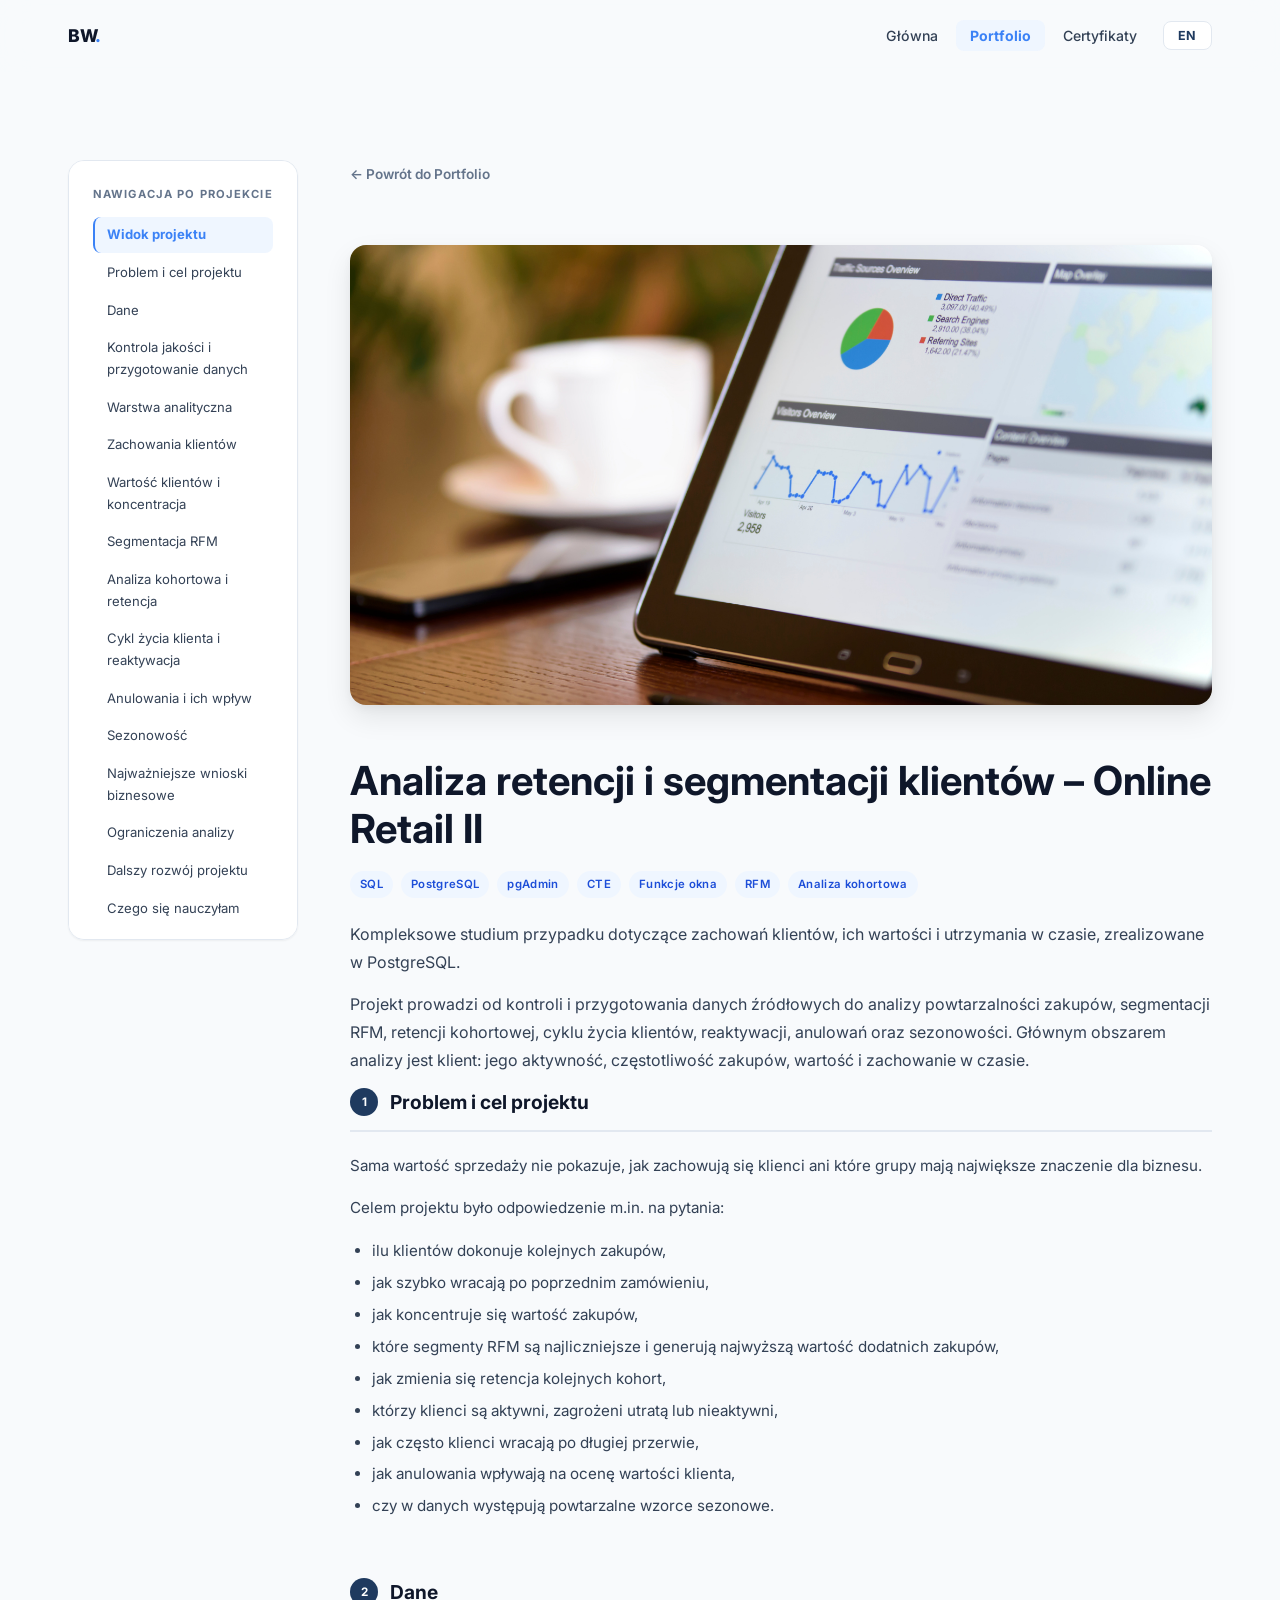
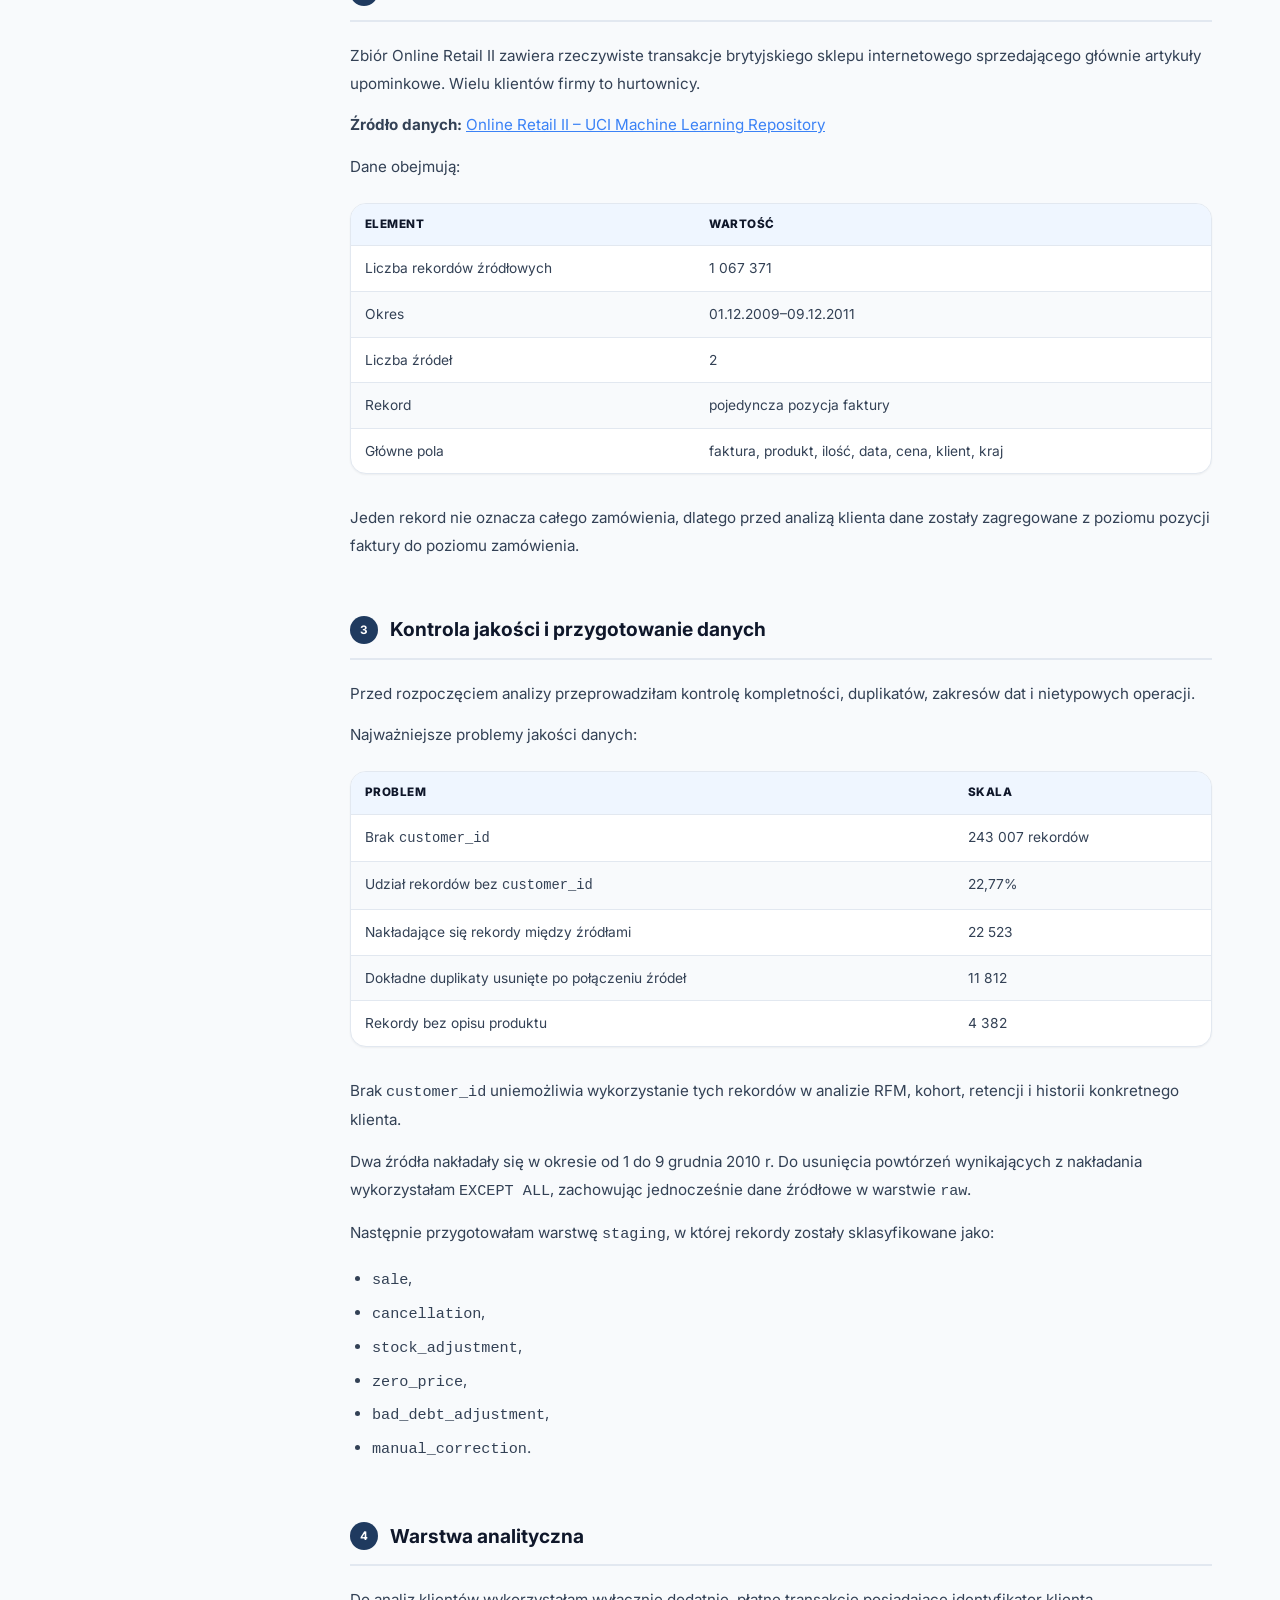
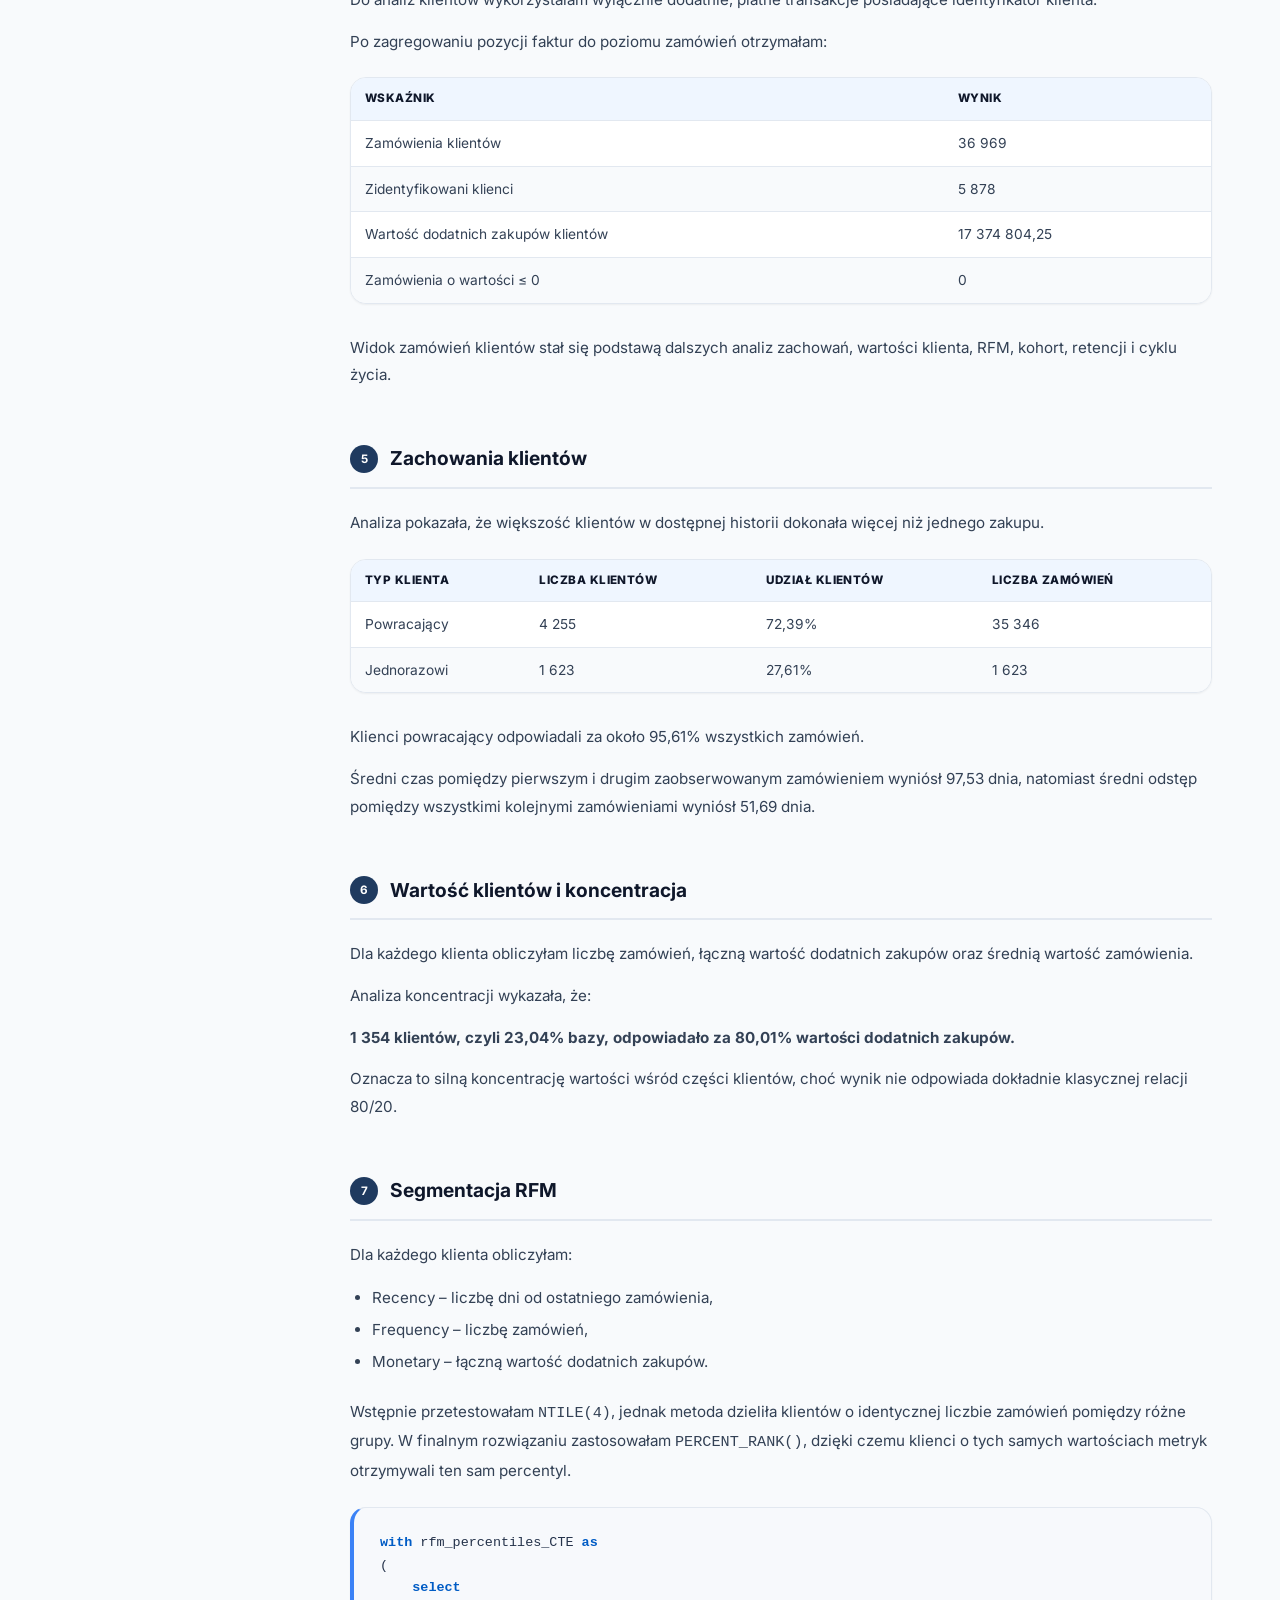
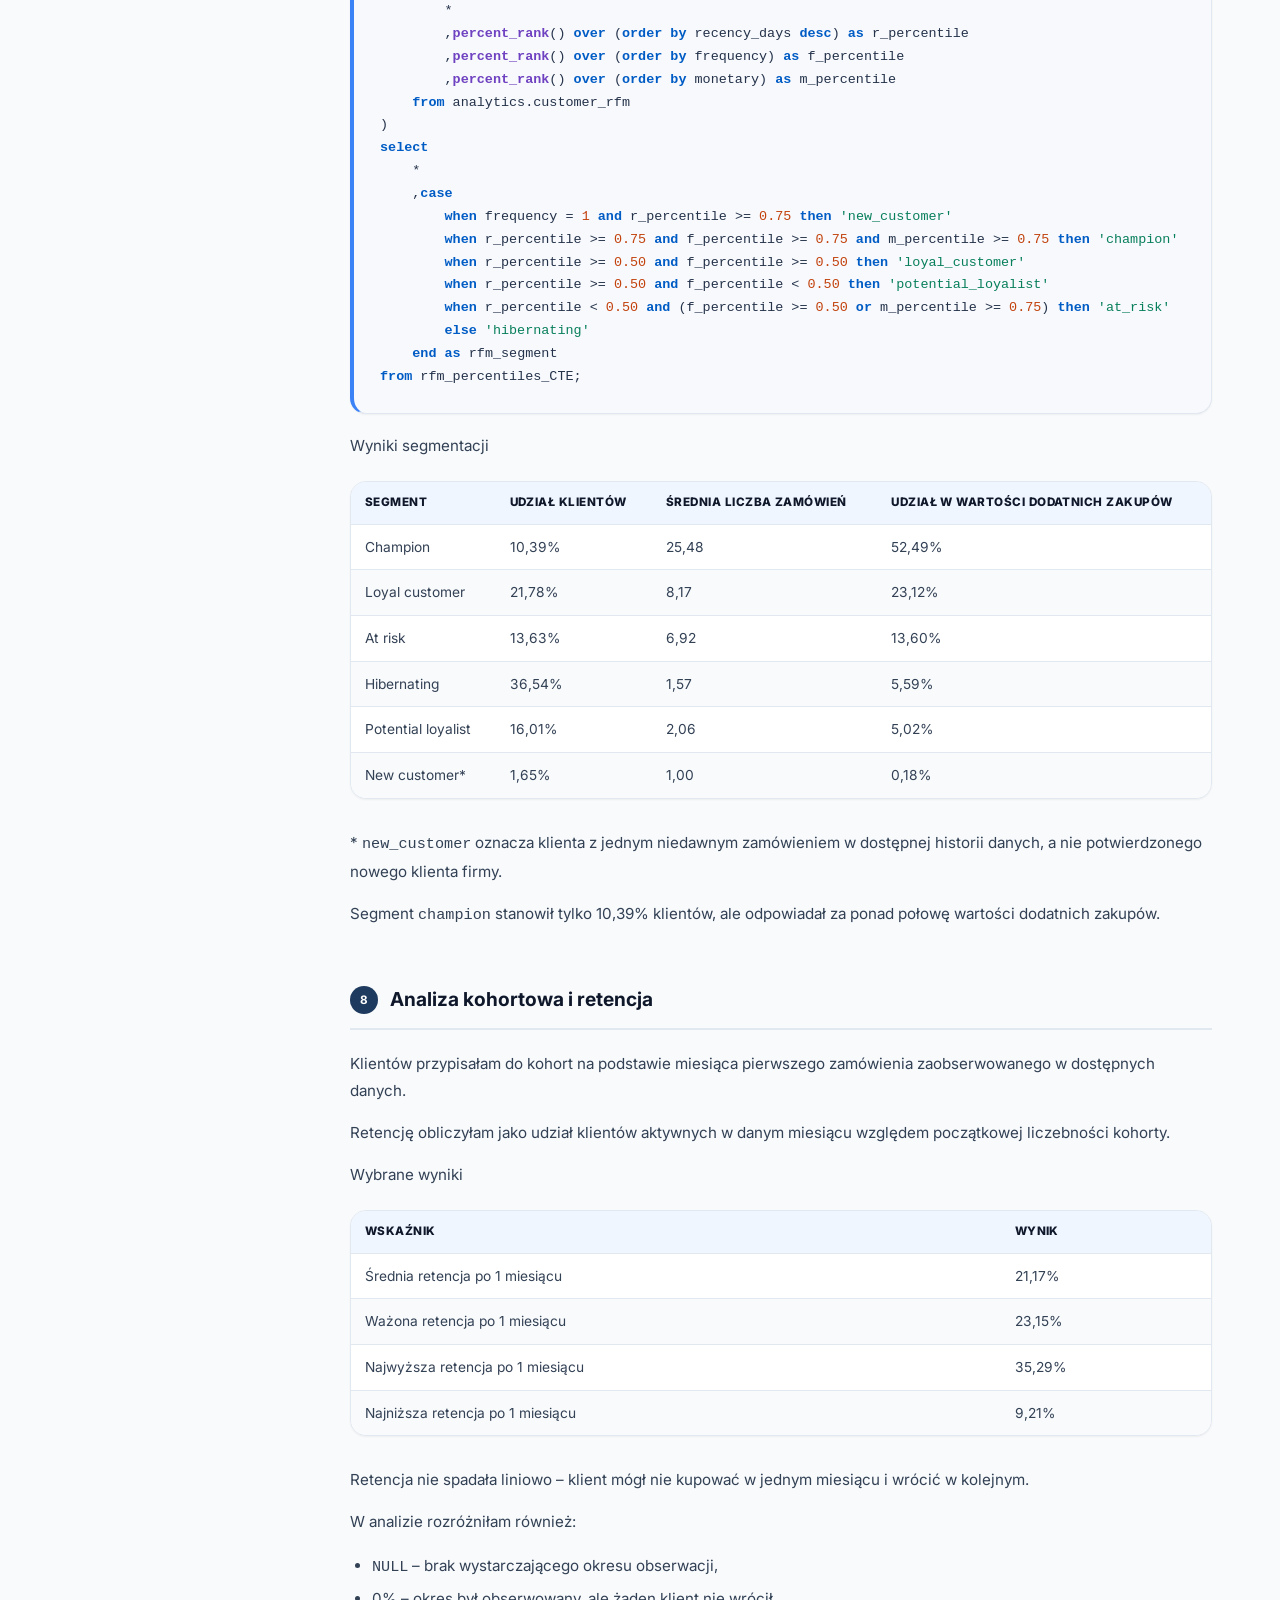
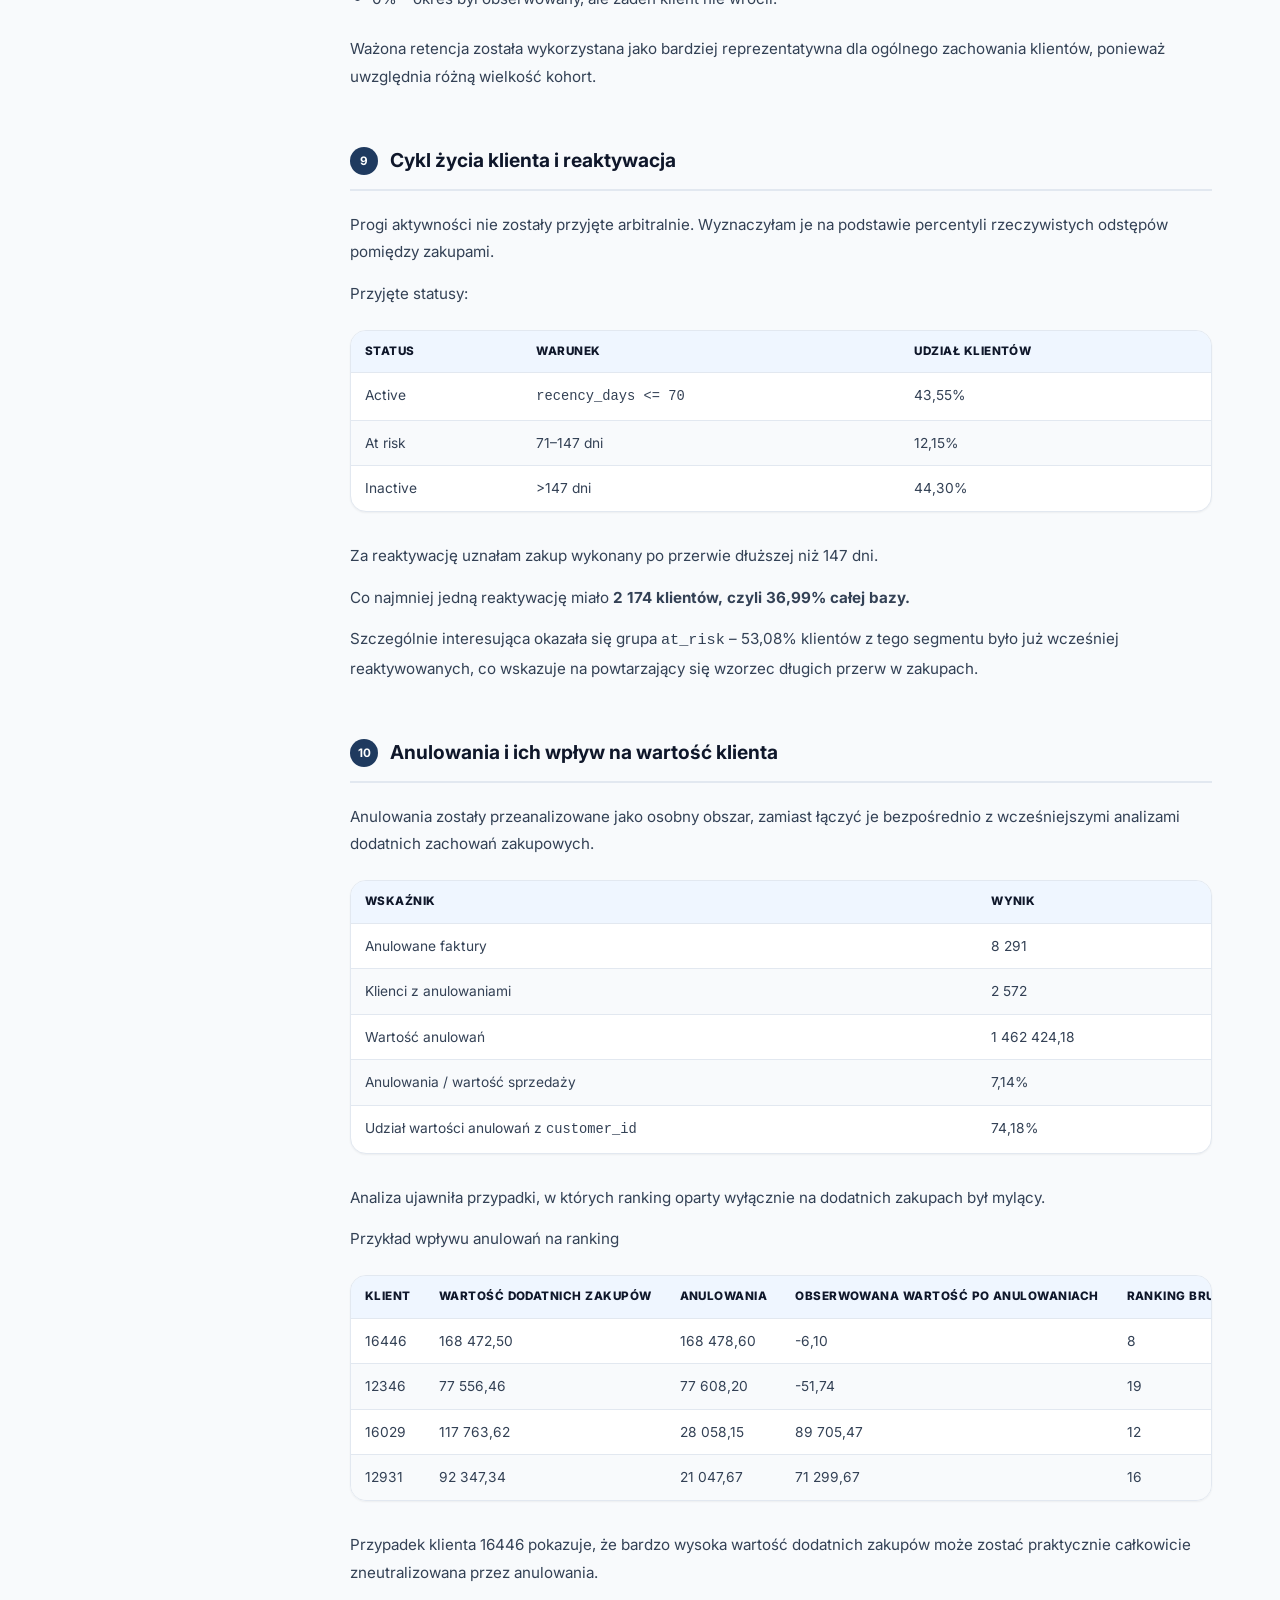
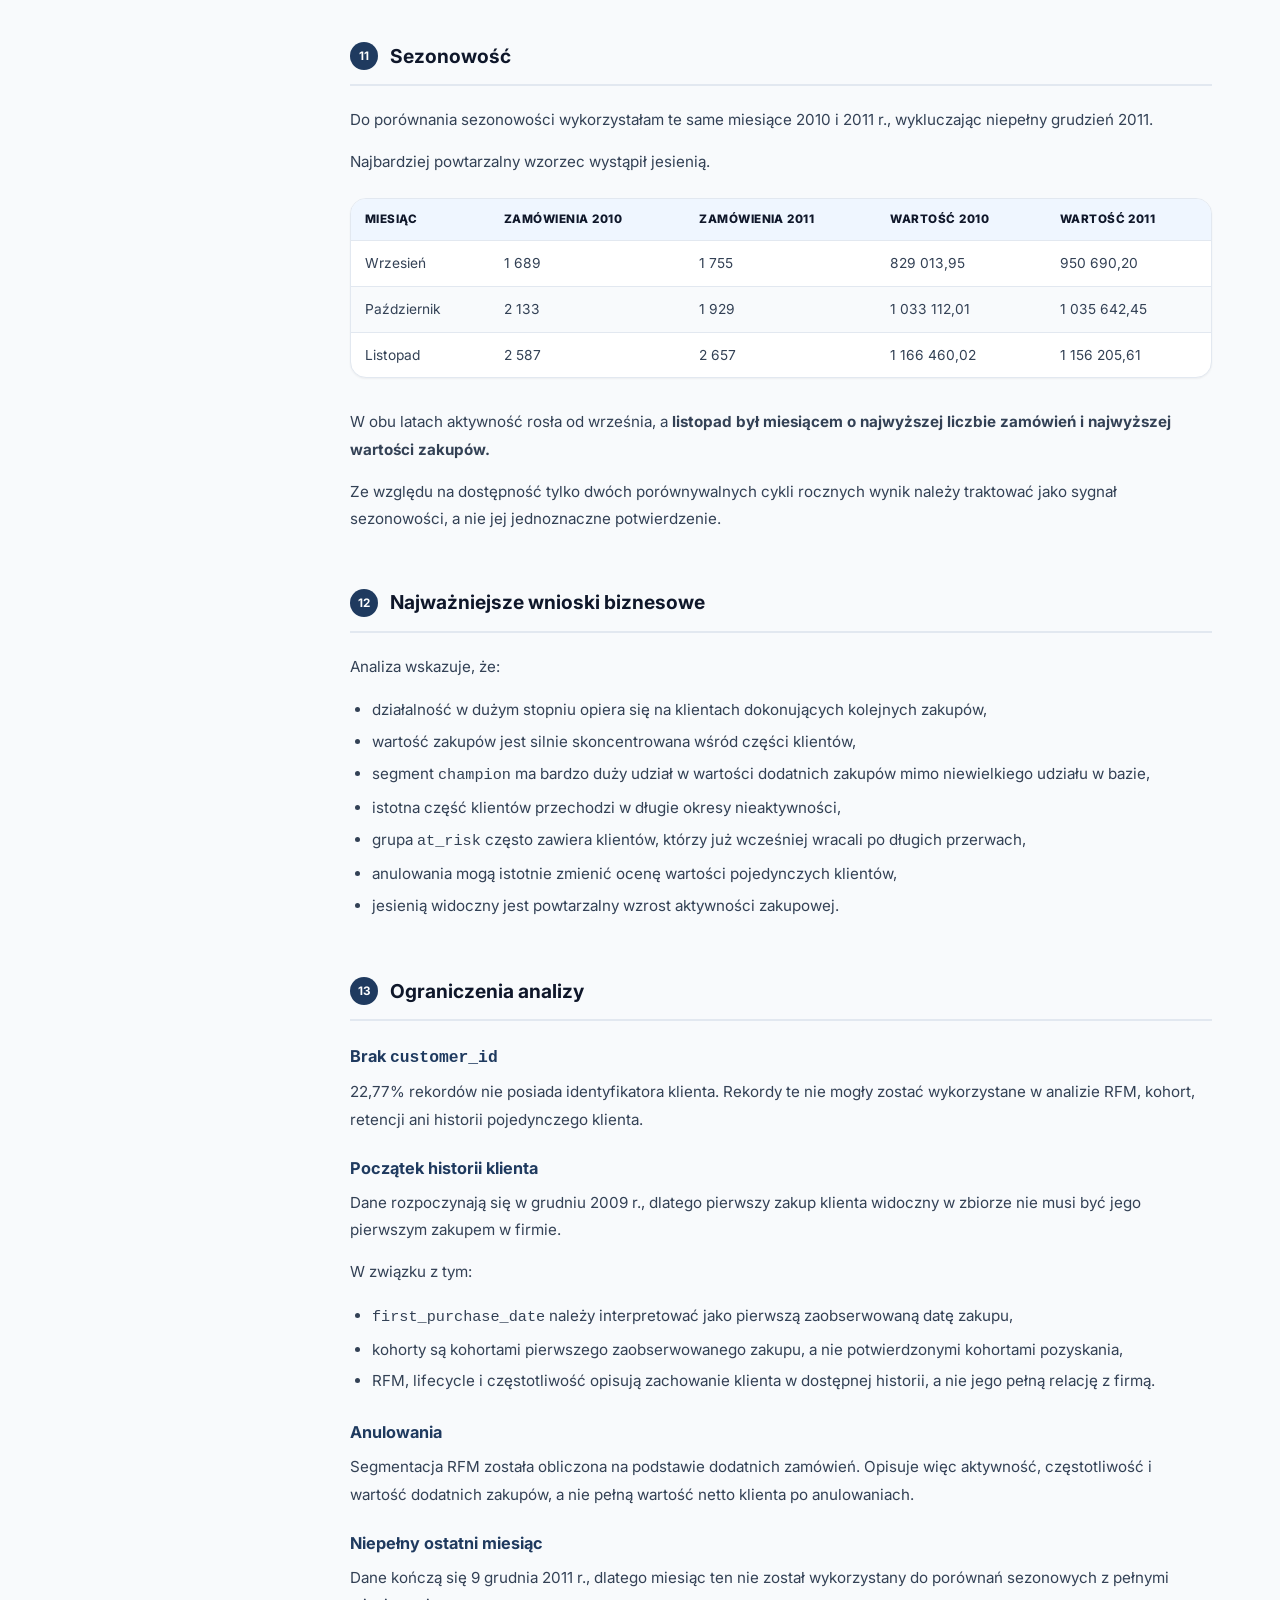
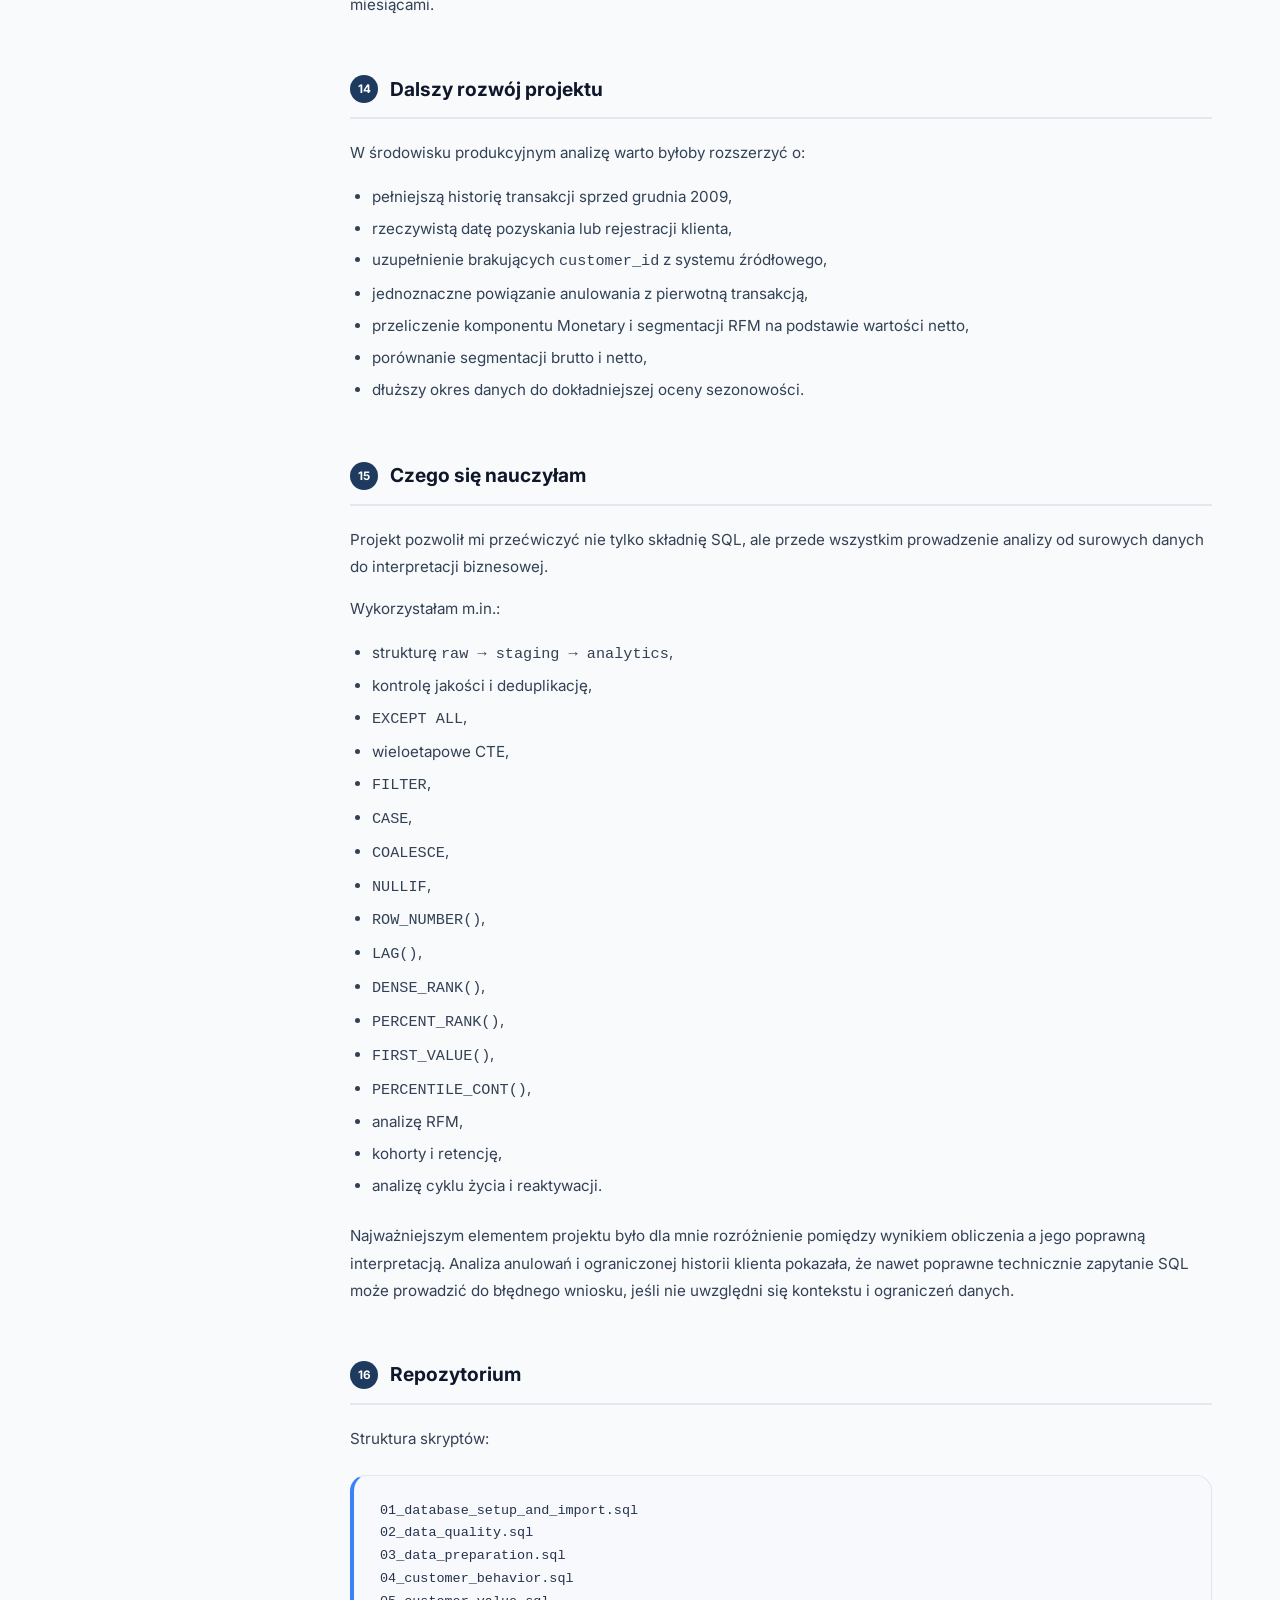
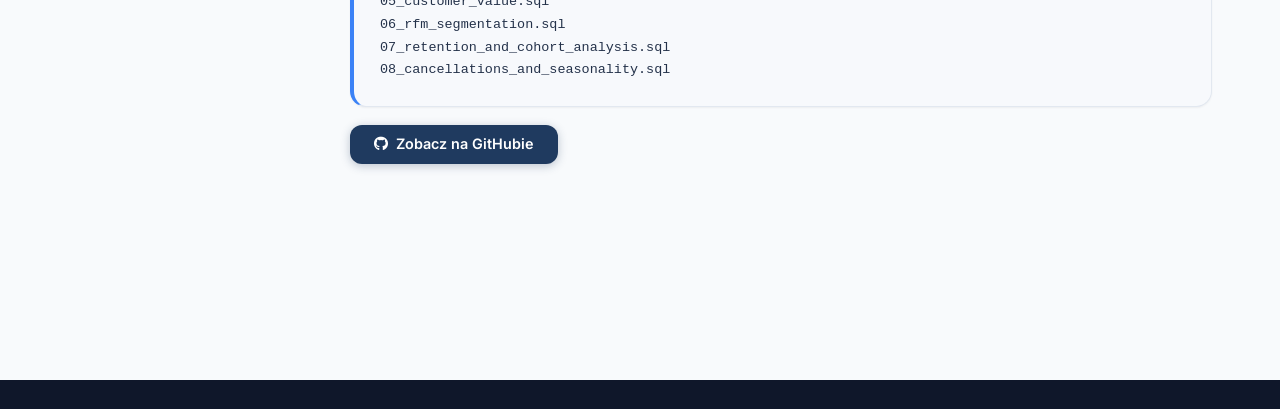
<file: projects/project4.html>
<!DOCTYPE html>
<html lang="pl">
<head>
<meta charset="utf-8"/>
<meta content="width=device-width, initial-scale=1.0" name="viewport"/>
<meta content="Analiza retencji i segmentacji klientów – Online Retail II. SQL, PostgreSQL, RFM, analiza kohortowa, retencja, cykl życia klientów, anulowania i sezonowość." name="description"/>
<title>Analiza retencji i segmentacji klientów – Bernardeta Wiekiera</title>
<link href="https://fonts.googleapis.com" rel="preconnect"/>
<link crossorigin="" href="https://fonts.gstatic.com" rel="preconnect"/>
<link href="https://fonts.googleapis.com/css2?family=Inter:wght@300;400;500;600;700;800&amp;display=swap" rel="stylesheet"/>
<link href="https://cdnjs.cloudflare.com/ajax/libs/font-awesome/6.5.1/css/all.min.css" rel="stylesheet"/>
<link href="../css/style.css" rel="stylesheet"/>
</head>
<body data-page="portfolio">
<nav aria-label="Główna nawigacja" id="navbar" role="navigation">
<div class="nav-inner">
<a class="nav-logo" href="../index.html">BW<span>.</span></a>
<button aria-expanded="false" aria-label="Menu" class="hamburger" id="hamburger"><span></span><span></span><span></span></button>
<ul id="nav-menu" role="list">
<li><a class="nav-link" data-i18n="nav_home" data-page="home" href="../index.html">Główna</a></li>
<li><a class="nav-link" data-i18n="nav_portfolio" data-page="portfolio" href="../portfolio.html">Portfolio</a></li>
<li><a class="nav-link" data-i18n="nav_cert" data-page="cert" href="../certificates.html">Certyfikaty</a></li>
<li><button aria-label="Zmień język" class="lang-btn" id="lang-toggle">EN</button></li>
</ul>
</div>
</nav>

<main class="section section-bg">
<div class="container">
<div class="cs-layout">
<aside class="cs-sidebar">
<span class="cs-sidebar-label" data-i18n="cs_nav_label">Nawigacja po projekcie</span>
<nav aria-label="Nawigacja po projekcie" class="cs-sidebar-nav">
<a href="#pl-overview" data-project-top-link="true">Widok projektu</a>
<a href="#pl-s1">Problem i cel projektu</a>
<a href="#pl-s2">Dane</a>
<a href="#pl-s3">Kontrola jakości i przygotowanie danych</a>
<a href="#pl-s4">Warstwa analityczna</a>
<a href="#pl-s5">Zachowania klientów</a>
<a href="#pl-s6">Wartość klientów i koncentracja</a>
<a href="#pl-s7">Segmentacja RFM</a>
<a href="#pl-s8">Analiza kohortowa i retencja</a>
<a href="#pl-s9">Cykl życia klienta i reaktywacja</a>
<a href="#pl-s10">Anulowania i ich wpływ</a>
<a href="#pl-s11">Sezonowość</a>
<a href="#pl-s12">Najważniejsze wnioski biznesowe</a>
<a href="#pl-s13">Ograniczenia analizy</a>
<a href="#pl-s14">Dalszy rozwój projektu</a>
<a href="#pl-s15">Czego się nauczyłam</a>
<a href="#pl-s16">Repozytorium</a>
</nav>
</aside>

<article class="cs-content project1-case project4-case">
<a class="cs-back-link" data-i18n="cs_back" href="../portfolio.html">← Powrót do Portfolio</a>

<div data-project-lang="pl" id="pl-overview">
<figure class="cs-figure cs-main-figure">
<div class="cs-hero-img">
<img alt="Analiza retencji i segmentacji klientów – Online Retail II — widok główny projektu" onerror="this.style.display='none'; this.nextElementSibling.style.display='flex';" src="../images/projects/project4.png"/>
<div class="cs-hero-img-placeholder" style="display:none;"><i aria-hidden="true" class="fas fa-image"></i><span>../images/projects/project4.png</span></div>
</div>
</figure>
<h1 class="cs-title">Analiza retencji i segmentacji klientów – Online Retail II</h1>
<div class="cs-intro-meta"><span class="tag">SQL</span><span class="tag">PostgreSQL</span><span class="tag">pgAdmin</span><span class="tag">CTE</span><span class="tag">Funkcje okna</span><span class="tag">RFM</span><span class="tag">Analiza kohortowa</span></div>
<p>Kompleksowe studium przypadku dotyczące zachowań klientów, ich wartości i utrzymania w czasie, zrealizowane w PostgreSQL.</p>
<p>Projekt prowadzi od kontroli i przygotowania danych źródłowych do analizy powtarzalności zakupów, segmentacji RFM, retencji kohortowej, cyklu życia klientów, reaktywacji, anulowań oraz sezonowości. Głównym obszarem analizy jest klient: jego aktywność, częstotliwość zakupów, wartość i zachowanie w czasie.</p>

<section class="cs-section" id="pl-s1">
<h2 class="cs-section-title"><span class="cs-num">1</span>Problem i cel projektu</h2>
<p>Sama wartość sprzedaży nie pokazuje, jak zachowują się klienci ani które grupy mają największe znaczenie dla biznesu.</p>
<p>Celem projektu było odpowiedzenie m.in. na pytania:</p>
<ul>
<li>ilu klientów dokonuje kolejnych zakupów,</li>
<li>jak szybko wracają po poprzednim zamówieniu,</li>
<li>jak koncentruje się wartość zakupów,</li>
<li>które segmenty RFM są najliczniejsze i generują najwyższą wartość dodatnich zakupów,</li>
<li>jak zmienia się retencja kolejnych kohort,</li>
<li>którzy klienci są aktywni, zagrożeni utratą lub nieaktywni,</li>
<li>jak często klienci wracają po długiej przerwie,</li>
<li>jak anulowania wpływają na ocenę wartości klienta,</li>
<li>czy w danych występują powtarzalne wzorce sezonowe.</li>
</ul>
</section>

<section class="cs-section" id="pl-s2">
<h2 class="cs-section-title"><span class="cs-num">2</span>Dane</h2>
<p>Zbiór Online Retail II zawiera rzeczywiste transakcje brytyjskiego sklepu internetowego sprzedającego głównie artykuły upominkowe. Wielu klientów firmy to hurtownicy.</p>
<p><strong>Źródło danych:</strong> <a href="https://archive.ics.uci.edu/dataset/502/online+retail+ii" rel="noopener" style="color:var(--blue);text-decoration:underline;" target="_blank">Online Retail II – UCI Machine Learning Repository</a></p>
<p>Dane obejmują:</p>
<div class="cs-table-wrap" role="region" aria-label="Dane projektu" tabindex="0"><table class="cs-data-table">
<thead><tr><th>Element</th><th>Wartość</th></tr></thead><tbody>
<tr><td>Liczba rekordów źródłowych</td><td>1 067 371</td></tr>
<tr><td>Okres</td><td>01.12.2009–09.12.2011</td></tr>
<tr><td>Liczba źródeł</td><td>2</td></tr>
<tr><td>Rekord</td><td>pojedyncza pozycja faktury</td></tr>
<tr><td>Główne pola</td><td>faktura, produkt, ilość, data, cena, klient, kraj</td></tr>
</tbody></table></div>
<p>Jeden rekord nie oznacza całego zamówienia, dlatego przed analizą klienta dane zostały zagregowane z poziomu pozycji faktury do poziomu zamówienia.</p>
</section>

<section class="cs-section" id="pl-s3">
<h2 class="cs-section-title"><span class="cs-num">3</span>Kontrola jakości i przygotowanie danych</h2>
<p>Przed rozpoczęciem analizy przeprowadziłam kontrolę kompletności, duplikatów, zakresów dat i nietypowych operacji.</p>
<p>Najważniejsze problemy jakości danych:</p>
<div class="cs-table-wrap" role="region" aria-label="Problemy jakości danych" tabindex="0"><table class="cs-data-table">
<thead><tr><th>Problem</th><th>Skala</th></tr></thead><tbody>
<tr><td>Brak <code>customer_id</code></td><td>243 007 rekordów</td></tr>
<tr><td>Udział rekordów bez <code>customer_id</code></td><td>22,77%</td></tr>
<tr><td>Nakładające się rekordy między źródłami</td><td>22 523</td></tr>
<tr><td>Dokładne duplikaty usunięte po połączeniu źródeł</td><td>11 812</td></tr>
<tr><td>Rekordy bez opisu produktu</td><td>4 382</td></tr>
</tbody></table></div>
<p>Brak <code>customer_id</code> uniemożliwia wykorzystanie tych rekordów w analizie RFM, kohort, retencji i historii konkretnego klienta.</p>
<p>Dwa źródła nakładały się w okresie od 1 do 9 grudnia 2010 r. Do usunięcia powtórzeń wynikających z nakładania wykorzystałam <code>EXCEPT ALL</code>, zachowując jednocześnie dane źródłowe w warstwie <code>raw</code>.</p>
<p>Następnie przygotowałam warstwę <code>staging</code>, w której rekordy zostały sklasyfikowane jako:</p>
<ul><li><code>sale</code>,</li><li><code>cancellation</code>,</li><li><code>stock_adjustment</code>,</li><li><code>zero_price</code>,</li><li><code>bad_debt_adjustment</code>,</li><li><code>manual_correction</code>.</li></ul>
</section>

<section class="cs-section" id="pl-s4">
<h2 class="cs-section-title"><span class="cs-num">4</span>Warstwa analityczna</h2>
<p>Do analiz klientów wykorzystałam wyłącznie dodatnie, płatne transakcje posiadające identyfikator klienta.</p>
<p>Po zagregowaniu pozycji faktur do poziomu zamówień otrzymałam:</p>
<div class="cs-table-wrap" role="region" aria-label="Warstwa analityczna" tabindex="0"><table class="cs-data-table">
<thead><tr><th>Wskaźnik</th><th>Wynik</th></tr></thead><tbody>
<tr><td>Zamówienia klientów</td><td>36 969</td></tr>
<tr><td>Zidentyfikowani klienci</td><td>5 878</td></tr>
<tr><td>Wartość dodatnich zakupów klientów</td><td>17 374 804,25</td></tr>
<tr><td>Zamówienia o wartości ≤ 0</td><td>0</td></tr>
</tbody></table></div>
<p>Widok zamówień klientów stał się podstawą dalszych analiz zachowań, wartości klienta, RFM, kohort, retencji i cyklu życia.</p>
</section>

<section class="cs-section" id="pl-s5">
<h2 class="cs-section-title"><span class="cs-num">5</span>Zachowania klientów</h2>
<p>Analiza pokazała, że większość klientów w dostępnej historii dokonała więcej niż jednego zakupu.</p>
<div class="cs-table-wrap" role="region" aria-label="Zachowania klientów" tabindex="0"><table class="cs-data-table">
<thead><tr><th>Typ klienta</th><th>Liczba klientów</th><th>Udział klientów</th><th>Liczba zamówień</th></tr></thead><tbody>
<tr><td>Powracający</td><td>4 255</td><td>72,39%</td><td>35 346</td></tr>
<tr><td>Jednorazowi</td><td>1 623</td><td>27,61%</td><td>1 623</td></tr>
</tbody></table></div>
<p>Klienci powracający odpowiadali za około 95,61% wszystkich zamówień.</p>
<p>Średni czas pomiędzy pierwszym i drugim zaobserwowanym zamówieniem wyniósł 97,53 dnia, natomiast średni odstęp pomiędzy wszystkimi kolejnymi zamówieniami wyniósł 51,69 dnia.</p>
</section>

<section class="cs-section" id="pl-s6">
<h2 class="cs-section-title"><span class="cs-num">6</span>Wartość klientów i koncentracja</h2>
<p>Dla każdego klienta obliczyłam liczbę zamówień, łączną wartość dodatnich zakupów oraz średnią wartość zamówienia.</p>
<p>Analiza koncentracji wykazała, że:</p>
<p><strong>1 354 klientów, czyli 23,04% bazy, odpowiadało za 80,01% wartości dodatnich zakupów.</strong></p>
<p>Oznacza to silną koncentrację wartości wśród części klientów, choć wynik nie odpowiada dokładnie klasycznej relacji 80/20.</p>
</section>

<section class="cs-section" id="pl-s7">
<h2 class="cs-section-title"><span class="cs-num">7</span>Segmentacja RFM</h2>
<p>Dla każdego klienta obliczyłam:</p>
<ul><li>Recency – liczbę dni od ostatniego zamówienia,</li><li>Frequency – liczbę zamówień,</li><li>Monetary – łączną wartość dodatnich zakupów.</li></ul>
<p>Wstępnie przetestowałam <code>NTILE(4)</code>, jednak metoda dzieliła klientów o identycznej liczbie zamówień pomiędzy różne grupy. W finalnym rozwiązaniu zastosowałam <code>PERCENT_RANK()</code>, dzięki czemu klienci o tych samych wartościach metryk otrzymywali ten sam percentyl.</p>
<pre class="sql-code-block"><code><span class="sql-keyword">with</span> rfm_percentiles_CTE <span class="sql-keyword">as</span>
(
    <span class="sql-keyword">select</span>
        *
        ,<span class="sql-function">percent_rank</span>() <span class="sql-keyword">over</span> (<span class="sql-keyword">order by</span> recency_days <span class="sql-keyword">desc</span>) <span class="sql-keyword">as</span> r_percentile
        ,<span class="sql-function">percent_rank</span>() <span class="sql-keyword">over</span> (<span class="sql-keyword">order by</span> frequency) <span class="sql-keyword">as</span> f_percentile
        ,<span class="sql-function">percent_rank</span>() <span class="sql-keyword">over</span> (<span class="sql-keyword">order by</span> monetary) <span class="sql-keyword">as</span> m_percentile
    <span class="sql-keyword">from</span> analytics.customer_rfm
)
<span class="sql-keyword">select</span>
    *
    ,<span class="sql-keyword">case</span>
        <span class="sql-keyword">when</span> frequency = <span class="sql-number">1</span> <span class="sql-keyword">and</span> r_percentile &gt;= <span class="sql-number">0.75</span> <span class="sql-keyword">then</span> <span class="sql-string">'new_customer'</span>
        <span class="sql-keyword">when</span> r_percentile &gt;= <span class="sql-number">0.75</span> <span class="sql-keyword">and</span> f_percentile &gt;= <span class="sql-number">0.75</span> <span class="sql-keyword">and</span> m_percentile &gt;= <span class="sql-number">0.75</span> <span class="sql-keyword">then</span> <span class="sql-string">'champion'</span>
        <span class="sql-keyword">when</span> r_percentile &gt;= <span class="sql-number">0.50</span> <span class="sql-keyword">and</span> f_percentile &gt;= <span class="sql-number">0.50</span> <span class="sql-keyword">then</span> <span class="sql-string">'loyal_customer'</span>
        <span class="sql-keyword">when</span> r_percentile &gt;= <span class="sql-number">0.50</span> <span class="sql-keyword">and</span> f_percentile &lt; <span class="sql-number">0.50</span> <span class="sql-keyword">then</span> <span class="sql-string">'potential_loyalist'</span>
        <span class="sql-keyword">when</span> r_percentile &lt; <span class="sql-number">0.50</span> <span class="sql-keyword">and</span> (f_percentile &gt;= <span class="sql-number">0.50</span> <span class="sql-keyword">or</span> m_percentile &gt;= <span class="sql-number">0.75</span>) <span class="sql-keyword">then</span> <span class="sql-string">'at_risk'</span>
        <span class="sql-keyword">else</span> <span class="sql-string">'hibernating'</span>
    <span class="sql-keyword">end</span> <span class="sql-keyword">as</span> rfm_segment
<span class="sql-keyword">from</span> rfm_percentiles_CTE;</code></pre>
<p>Wyniki segmentacji</p>
<div class="cs-table-wrap" role="region" aria-label="Wyniki segmentacji RFM" tabindex="0"><table class="cs-data-table">
<thead><tr><th>Segment</th><th>Udział klientów</th><th>Średnia liczba zamówień</th><th>Udział w wartości dodatnich zakupów</th></tr></thead><tbody>
<tr><td>Champion</td><td>10,39%</td><td>25,48</td><td>52,49%</td></tr>
<tr><td>Loyal customer</td><td>21,78%</td><td>8,17</td><td>23,12%</td></tr>
<tr><td>At risk</td><td>13,63%</td><td>6,92</td><td>13,60%</td></tr>
<tr><td>Hibernating</td><td>36,54%</td><td>1,57</td><td>5,59%</td></tr>
<tr><td>Potential loyalist</td><td>16,01%</td><td>2,06</td><td>5,02%</td></tr>
<tr><td>New customer*</td><td>1,65%</td><td>1,00</td><td>0,18%</td></tr>
</tbody></table></div>
<p>* <code>new_customer</code> oznacza klienta z jednym niedawnym zamówieniem w dostępnej historii danych, a nie potwierdzonego nowego klienta firmy.</p>
<p>Segment <code>champion</code> stanowił tylko 10,39% klientów, ale odpowiadał za ponad połowę wartości dodatnich zakupów.</p>
</section>

<section class="cs-section" id="pl-s8">
<h2 class="cs-section-title"><span class="cs-num">8</span>Analiza kohortowa i retencja</h2>
<p>Klientów przypisałam do kohort na podstawie miesiąca pierwszego zamówienia zaobserwowanego w dostępnych danych.</p>
<p>Retencję obliczyłam jako udział klientów aktywnych w danym miesiącu względem początkowej liczebności kohorty.</p>
<p>Wybrane wyniki</p>
<div class="cs-table-wrap" role="region" aria-label="Wybrane wyniki retencji" tabindex="0"><table class="cs-data-table">
<thead><tr><th>Wskaźnik</th><th>Wynik</th></tr></thead><tbody>
<tr><td>Średnia retencja po 1 miesiącu</td><td>21,17%</td></tr>
<tr><td>Ważona retencja po 1 miesiącu</td><td>23,15%</td></tr>
<tr><td>Najwyższa retencja po 1 miesiącu</td><td>35,29%</td></tr>
<tr><td>Najniższa retencja po 1 miesiącu</td><td>9,21%</td></tr>
</tbody></table></div>
<p>Retencja nie spadała liniowo – klient mógł nie kupować w jednym miesiącu i wrócić w kolejnym.</p>
<p>W analizie rozróżniłam również:</p>
<ul><li><code>NULL</code> – brak wystarczającego okresu obserwacji,</li><li>0% – okres był obserwowany, ale żaden klient nie wrócił.</li></ul>
<p>Ważona retencja została wykorzystana jako bardziej reprezentatywna dla ogólnego zachowania klientów, ponieważ uwzględnia różną wielkość kohort.</p>
</section>

<section class="cs-section" id="pl-s9">
<h2 class="cs-section-title"><span class="cs-num">9</span>Cykl życia klienta i reaktywacja</h2>
<p>Progi aktywności nie zostały przyjęte arbitralnie. Wyznaczyłam je na podstawie percentyli rzeczywistych odstępów pomiędzy zakupami.</p>
<p>Przyjęte statusy:</p>
<div class="cs-table-wrap" role="region" aria-label="Statusy cyklu życia" tabindex="0"><table class="cs-data-table">
<thead><tr><th>Status</th><th>Warunek</th><th>Udział klientów</th></tr></thead><tbody>
<tr><td>Active</td><td><code>recency_days &lt;= 70</code></td><td>43,55%</td></tr>
<tr><td>At risk</td><td>71–147 dni</td><td>12,15%</td></tr>
<tr><td>Inactive</td><td>&gt;147 dni</td><td>44,30%</td></tr>
</tbody></table></div>
<p>Za reaktywację uznałam zakup wykonany po przerwie dłuższej niż 147 dni.</p>
<p>Co najmniej jedną reaktywację miało <strong>2 174 klientów, czyli 36,99% całej bazy.</strong></p>
<p>Szczególnie interesująca okazała się grupa <code>at_risk</code> – 53,08% klientów z tego segmentu było już wcześniej reaktywowanych, co wskazuje na powtarzający się wzorzec długich przerw w zakupach.</p>
</section>

<section class="cs-section" id="pl-s10">
<h2 class="cs-section-title"><span class="cs-num">10</span>Anulowania i ich wpływ na wartość klienta</h2>
<p>Anulowania zostały przeanalizowane jako osobny obszar, zamiast łączyć je bezpośrednio z wcześniejszymi analizami dodatnich zachowań zakupowych.</p>
<div class="cs-table-wrap" role="region" aria-label="Anulowania" tabindex="0"><table class="cs-data-table">
<thead><tr><th>Wskaźnik</th><th>Wynik</th></tr></thead><tbody>
<tr><td>Anulowane faktury</td><td>8 291</td></tr>
<tr><td>Klienci z anulowaniami</td><td>2 572</td></tr>
<tr><td>Wartość anulowań</td><td>1 462 424,18</td></tr>
<tr><td>Anulowania / wartość sprzedaży</td><td>7,14%</td></tr>
<tr><td>Udział wartości anulowań z <code>customer_id</code></td><td>74,18%</td></tr>
</tbody></table></div>
<p>Analiza ujawniła przypadki, w których ranking oparty wyłącznie na dodatnich zakupach był mylący.</p>
<p>Przykład wpływu anulowań na ranking</p>
<div class="cs-table-wrap" role="region" aria-label="Wpływ anulowań na ranking" tabindex="0"><table class="cs-data-table">
<thead><tr><th>Klient</th><th>Wartość dodatnich zakupów</th><th>Anulowania</th><th>Obserwowana wartość po anulowaniach</th><th>Ranking brutto</th><th>Ranking po anulowaniach</th></tr></thead><tbody>
<tr><td>16446</td><td>168 472,50</td><td>168 478,60</td><td>-6,10</td><td>8</td><td>5 735</td></tr>
<tr><td>12346</td><td>77 556,46</td><td>77 608,20</td><td>-51,74</td><td>19</td><td>5 736</td></tr>
<tr><td>16029</td><td>117 763,62</td><td>28 058,15</td><td>89 705,47</td><td>12</td><td>15</td></tr>
<tr><td>12931</td><td>92 347,34</td><td>21 047,67</td><td>71 299,67</td><td>16</td><td>19</td></tr>
</tbody></table></div>
<p>Przypadek klienta 16446 pokazuje, że bardzo wysoka wartość dodatnich zakupów może zostać praktycznie całkowicie zneutralizowana przez anulowania.</p>
</section>

<section class="cs-section" id="pl-s11">
<h2 class="cs-section-title"><span class="cs-num">11</span>Sezonowość</h2>
<p>Do porównania sezonowości wykorzystałam te same miesiące 2010 i 2011 r., wykluczając niepełny grudzień 2011.</p>
<p>Najbardziej powtarzalny wzorzec wystąpił jesienią.</p>
<div class="cs-table-wrap" role="region" aria-label="Sezonowość" tabindex="0"><table class="cs-data-table">
<thead><tr><th>Miesiąc</th><th>Zamówienia 2010</th><th>Zamówienia 2011</th><th>Wartość 2010</th><th>Wartość 2011</th></tr></thead><tbody>
<tr><td>Wrzesień</td><td>1 689</td><td>1 755</td><td>829 013,95</td><td>950 690,20</td></tr>
<tr><td>Październik</td><td>2 133</td><td>1 929</td><td>1 033 112,01</td><td>1 035 642,45</td></tr>
<tr><td>Listopad</td><td>2 587</td><td>2 657</td><td>1 166 460,02</td><td>1 156 205,61</td></tr>
</tbody></table></div>
<p>W obu latach aktywność rosła od września, a <strong>listopad był miesiącem o najwyższej liczbie zamówień i najwyższej wartości zakupów.</strong></p>
<p>Ze względu na dostępność tylko dwóch porównywalnych cykli rocznych wynik należy traktować jako sygnał sezonowości, a nie jej jednoznaczne potwierdzenie.</p>
</section>

<section class="cs-section" id="pl-s12">
<h2 class="cs-section-title"><span class="cs-num">12</span>Najważniejsze wnioski biznesowe</h2>
<p>Analiza wskazuje, że:</p>
<ul>
<li>działalność w dużym stopniu opiera się na klientach dokonujących kolejnych zakupów,</li>
<li>wartość zakupów jest silnie skoncentrowana wśród części klientów,</li>
<li>segment <code>champion</code> ma bardzo duży udział w wartości dodatnich zakupów mimo niewielkiego udziału w bazie,</li>
<li>istotna część klientów przechodzi w długie okresy nieaktywności,</li>
<li>grupa <code>at_risk</code> często zawiera klientów, którzy już wcześniej wracali po długich przerwach,</li>
<li>anulowania mogą istotnie zmienić ocenę wartości pojedynczych klientów,</li>
<li>jesienią widoczny jest powtarzalny wzrost aktywności zakupowej.</li>
</ul>
</section>

<section class="cs-section" id="pl-s13">
<h2 class="cs-section-title"><span class="cs-num">13</span>Ograniczenia analizy</h2>
<h3>Brak <code>customer_id</code></h3>
<p>22,77% rekordów nie posiada identyfikatora klienta. Rekordy te nie mogły zostać wykorzystane w analizie RFM, kohort, retencji ani historii pojedynczego klienta.</p>
<h3>Początek historii klienta</h3>
<p>Dane rozpoczynają się w grudniu 2009 r., dlatego pierwszy zakup klienta widoczny w zbiorze nie musi być jego pierwszym zakupem w firmie.</p>
<p>W związku z tym:</p>
<ul>
<li><code>first_purchase_date</code> należy interpretować jako pierwszą zaobserwowaną datę zakupu,</li>
<li>kohorty są kohortami pierwszego zaobserwowanego zakupu, a nie potwierdzonymi kohortami pozyskania,</li>
<li>RFM, lifecycle i częstotliwość opisują zachowanie klienta w dostępnej historii, a nie jego pełną relację z firmą.</li>
</ul>
<h3>Anulowania</h3>
<p>Segmentacja RFM została obliczona na podstawie dodatnich zamówień. Opisuje więc aktywność, częstotliwość i wartość dodatnich zakupów, a nie pełną wartość netto klienta po anulowaniach.</p>
<h3>Niepełny ostatni miesiąc</h3>
<p>Dane kończą się 9 grudnia 2011 r., dlatego miesiąc ten nie został wykorzystany do porównań sezonowych z pełnymi miesiącami.</p>
</section>

<section class="cs-section" id="pl-s14">
<h2 class="cs-section-title"><span class="cs-num">14</span>Dalszy rozwój projektu</h2>
<p>W środowisku produkcyjnym analizę warto byłoby rozszerzyć o:</p>
<ul>
<li>pełniejszą historię transakcji sprzed grudnia 2009,</li>
<li>rzeczywistą datę pozyskania lub rejestracji klienta,</li>
<li>uzupełnienie brakujących <code>customer_id</code> z systemu źródłowego,</li>
<li>jednoznaczne powiązanie anulowania z pierwotną transakcją,</li>
<li>przeliczenie komponentu Monetary i segmentacji RFM na podstawie wartości netto,</li>
<li>porównanie segmentacji brutto i netto,</li>
<li>dłuższy okres danych do dokładniejszej oceny sezonowości.</li>
</ul>
</section>

<section class="cs-section" id="pl-s15">
<h2 class="cs-section-title"><span class="cs-num">15</span>Czego się nauczyłam</h2>
<p>Projekt pozwolił mi przećwiczyć nie tylko składnię SQL, ale przede wszystkim prowadzenie analizy od surowych danych do interpretacji biznesowej.</p>
<p>Wykorzystałam m.in.:</p>
<ul>
<li>strukturę <code>raw → staging → analytics</code>,</li>
<li>kontrolę jakości i deduplikację,</li>
<li><code>EXCEPT ALL</code>,</li>
<li>wieloetapowe CTE,</li>
<li><code>FILTER</code>,</li>
<li><code>CASE</code>,</li>
<li><code>COALESCE</code>,</li>
<li><code>NULLIF</code>,</li>
<li><code>ROW_NUMBER()</code>,</li>
<li><code>LAG()</code>,</li>
<li><code>DENSE_RANK()</code>,</li>
<li><code>PERCENT_RANK()</code>,</li>
<li><code>FIRST_VALUE()</code>,</li>
<li><code>PERCENTILE_CONT()</code>,</li>
<li>analizę RFM,</li>
<li>kohorty i retencję,</li>
<li>analizę cyklu życia i reaktywacji.</li>
</ul>
<p>Najważniejszym elementem projektu było dla mnie rozróżnienie pomiędzy wynikiem obliczenia a jego poprawną interpretacją. Analiza anulowań i ograniczonej historii klienta pokazała, że nawet poprawne technicznie zapytanie SQL może prowadzić do błędnego wniosku, jeśli nie uwzględni się kontekstu i ograniczeń danych.</p>
</section>

<section class="cs-section" id="pl-s16">
<h2 class="cs-section-title"><span class="cs-num">16</span>Repozytorium</h2>
<p>Struktura skryptów:</p>
<pre class="sql-code-block"><code>01_database_setup_and_import.sql
02_data_quality.sql
03_data_preparation.sql
04_customer_behavior.sql
05_customer_value.sql
06_rfm_segmentation.sql
07_retention_and_cohort_analysis.sql
08_cancellations_and_seasonality.sql</code></pre>
<p class="cs-button-row"><a class="btn btn-primary" href="https://github.com/BWiekiera/customer-retention-segmentation-sql" rel="noopener" target="_blank"><i aria-hidden="true" class="fab fa-github"></i> Zobacz na GitHubie</a></p>
</section>
</div>

<div data-project-lang="en" id="en-overview" style="display:none;">
<figure class="cs-figure cs-main-figure">
<div class="cs-hero-img">
<img alt="Customer Retention and Segmentation Analysis – Online Retail II — main project view" onerror="this.style.display='none'; this.nextElementSibling.style.display='flex';" src="../images/projects/project4.png"/>
<div class="cs-hero-img-placeholder" style="display:none;"><i aria-hidden="true" class="fas fa-image"></i><span>../images/projects/project4.png</span></div>
</div>
</figure>
<h1 class="cs-title">Customer Retention and Segmentation Analysis – Online Retail II</h1>
<div class="cs-intro-meta"><span class="tag">SQL</span><span class="tag">PostgreSQL</span><span class="tag">pgAdmin</span><span class="tag">CTEs</span><span class="tag">Window Functions</span><span class="tag">RFM</span><span class="tag">Cohort Analysis</span></div>
<p>A comprehensive case study of customer behavior, value and retention over time, conducted in PostgreSQL.</p>
<p>The project moves from source data quality checks and preparation to repeat purchase analysis, RFM segmentation, cohort retention, customer lifecycle, reactivation, cancellations and seasonality. The main focus of the analysis is the customer: activity, purchase frequency, value and behavior over time.</p>

<section class="cs-section" id="en-s1">
<h2 class="cs-section-title"><span class="cs-num">1</span>Business problem and project goal</h2>
<p>Sales value alone does not show how customers behave or which groups have the greatest significance for the business.</p>
<p>The project aimed to answer questions including:</p>
<ul>
<li>how many customers make repeat purchases,</li>
<li>how quickly they return after a previous order,</li>
<li>how purchase value is concentrated,</li>
<li>which RFM segments are the largest and generate the highest gross purchase value,</li>
<li>how retention changes across successive cohorts,</li>
<li>which customers are active, at risk of churn or inactive,</li>
<li>how often customers return after a long gap,</li>
<li>how cancellations affect customer value assessment,</li>
<li>whether repeatable seasonal patterns are present in the data.</li>
</ul>
</section>

<section class="cs-section" id="en-s2">
<h2 class="cs-section-title"><span class="cs-num">2</span>Data</h2>
<p>The Online Retail II dataset contains real transactions from a UK online retailer selling mainly gift items. Many of the company's customers are wholesalers.</p>
<p><strong>Data source:</strong> <a href="https://archive.ics.uci.edu/dataset/502/online+retail+ii" rel="noopener" style="color:var(--blue);text-decoration:underline;" target="_blank">Online Retail II – UCI Machine Learning Repository</a></p>
<p>The data includes:</p>
<div class="cs-table-wrap" role="region" aria-label="Project data" tabindex="0"><table class="cs-data-table">
<thead><tr><th>Item</th><th>Value</th></tr></thead><tbody>
<tr><td>Source rows</td><td>1,067,371</td></tr>
<tr><td>Period</td><td>01 Dec 2009–09 Dec 2011</td></tr>
<tr><td>Number of sources</td><td>2</td></tr>
<tr><td>Record</td><td>single invoice line</td></tr>
<tr><td>Main fields</td><td>invoice, product, quantity, date, price, customer, country</td></tr>
</tbody></table></div>
<p>One record does not represent an entire order, so before customer analysis the data was aggregated from invoice-line level to order level.</p>
</section>

<section class="cs-section" id="en-s3">
<h2 class="cs-section-title"><span class="cs-num">3</span>Data quality and preparation</h2>
<p>Before starting the analysis, I checked completeness, duplicates, date ranges and unusual operations.</p>
<p>The main data quality issues were:</p>
<div class="cs-table-wrap" role="region" aria-label="Data quality issues" tabindex="0"><table class="cs-data-table">
<thead><tr><th>Issue</th><th>Scale</th></tr></thead><tbody>
<tr><td>Missing <code>customer_id</code></td><td>243,007 rows</td></tr>
<tr><td>Share of rows without <code>customer_id</code></td><td>22.77%</td></tr>
<tr><td>Overlapping rows between sources</td><td>22,523</td></tr>
<tr><td>Exact duplicates removed after combining the sources</td><td>11,812</td></tr>
<tr><td>Rows without product description</td><td>4,382</td></tr>
</tbody></table></div>
<p>Missing <code>customer_id</code> prevents these records from being used in RFM, cohort, retention and individual customer history analysis.</p>
<p>The two sources overlapped from 1 to 9 December 2010. To remove repetitions caused by the overlap, I used <code>EXCEPT ALL</code> while preserving the source data in the <code>raw</code> layer.</p>
<p>I then prepared the <code>staging</code> layer, where records were classified as:</p>
<ul><li><code>sale</code>,</li><li><code>cancellation</code>,</li><li><code>stock_adjustment</code>,</li><li><code>zero_price</code>,</li><li><code>bad_debt_adjustment</code>,</li><li><code>manual_correction</code>.</li></ul>
</section>

<section class="cs-section" id="en-s4">
<h2 class="cs-section-title"><span class="cs-num">4</span>Analytics layer</h2>
<p>For customer analysis, I used only positive, paid transactions with a customer identifier.</p>
<p>After aggregating invoice lines to the order level, I obtained:</p>
<div class="cs-table-wrap" role="region" aria-label="Analytics layer" tabindex="0"><table class="cs-data-table">
<thead><tr><th>Metric</th><th>Result</th></tr></thead><tbody>
<tr><td>Customer orders</td><td>36,969</td></tr>
<tr><td>Identified customers</td><td>5,878</td></tr>
<tr><td>Gross purchase value of identified customers</td><td>17,374,804.25</td></tr>
<tr><td>Orders with value ≤ 0</td><td>0</td></tr>
</tbody></table></div>
<p>The customer order view became the basis for further analysis of customer behavior, customer value, RFM, cohorts, retention and lifecycle.</p>
</section>

<section class="cs-section" id="en-s5">
<h2 class="cs-section-title"><span class="cs-num">5</span>Customer behavior</h2>
<p>The analysis showed that most customers made more than one purchase within the available history.</p>
<div class="cs-table-wrap" role="region" aria-label="Customer behavior" tabindex="0"><table class="cs-data-table">
<thead><tr><th>Customer type</th><th>Customers</th><th>Customer share</th><th>Orders</th></tr></thead><tbody>
<tr><td>Returning</td><td>4,255</td><td>72.39%</td><td>35,346</td></tr>
<tr><td>One-time</td><td>1,623</td><td>27.61%</td><td>1,623</td></tr>
</tbody></table></div>
<p>Returning customers accounted for approximately 95.61% of all orders.</p>
<p>The average time between the first and second observed order was 97.53 days, while the average gap between all consecutive orders was 51.69 days.</p>
</section>

<section class="cs-section" id="en-s6">
<h2 class="cs-section-title"><span class="cs-num">6</span>Customer value and concentration</h2>
<p>For each customer, I calculated the number of orders, total gross purchase value and average order value.</p>
<p>The concentration analysis showed that:</p>
<p><strong>1,354 customers, representing 23.04% of the customer base, accounted for 80.01% of gross purchase value.</strong></p>
<p>This shows a strong concentration of value among part of the customer base, although the result does not exactly match the classic 80/20 relationship.</p>
</section>

<section class="cs-section" id="en-s7">
<h2 class="cs-section-title"><span class="cs-num">7</span>RFM segmentation</h2>
<p>For each customer, I calculated:</p>
<ul><li>Recency – the number of days since the last order,</li><li>Frequency – the number of orders,</li><li>Monetary – the total gross purchase value.</li></ul>
<p>I initially tested <code>NTILE(4)</code>, but the method split customers with identical order counts across different groups. In the final solution, I used <code>PERCENT_RANK()</code>, so customers with the same metric values received the same percentile.</p>
<pre class="sql-code-block"><code><span class="sql-keyword">with</span> rfm_percentiles_CTE <span class="sql-keyword">as</span>
(
    <span class="sql-keyword">select</span>
        *
        ,<span class="sql-function">percent_rank</span>() <span class="sql-keyword">over</span> (<span class="sql-keyword">order by</span> recency_days <span class="sql-keyword">desc</span>) <span class="sql-keyword">as</span> r_percentile
        ,<span class="sql-function">percent_rank</span>() <span class="sql-keyword">over</span> (<span class="sql-keyword">order by</span> frequency) <span class="sql-keyword">as</span> f_percentile
        ,<span class="sql-function">percent_rank</span>() <span class="sql-keyword">over</span> (<span class="sql-keyword">order by</span> monetary) <span class="sql-keyword">as</span> m_percentile
    <span class="sql-keyword">from</span> analytics.customer_rfm
)
<span class="sql-keyword">select</span>
    *
    ,<span class="sql-keyword">case</span>
        <span class="sql-keyword">when</span> frequency = <span class="sql-number">1</span> <span class="sql-keyword">and</span> r_percentile &gt;= <span class="sql-number">0.75</span> <span class="sql-keyword">then</span> <span class="sql-string">'new_customer'</span>
        <span class="sql-keyword">when</span> r_percentile &gt;= <span class="sql-number">0.75</span> <span class="sql-keyword">and</span> f_percentile &gt;= <span class="sql-number">0.75</span> <span class="sql-keyword">and</span> m_percentile &gt;= <span class="sql-number">0.75</span> <span class="sql-keyword">then</span> <span class="sql-string">'champion'</span>
        <span class="sql-keyword">when</span> r_percentile &gt;= <span class="sql-number">0.50</span> <span class="sql-keyword">and</span> f_percentile &gt;= <span class="sql-number">0.50</span> <span class="sql-keyword">then</span> <span class="sql-string">'loyal_customer'</span>
        <span class="sql-keyword">when</span> r_percentile &gt;= <span class="sql-number">0.50</span> <span class="sql-keyword">and</span> f_percentile &lt; <span class="sql-number">0.50</span> <span class="sql-keyword">then</span> <span class="sql-string">'potential_loyalist'</span>
        <span class="sql-keyword">when</span> r_percentile &lt; <span class="sql-number">0.50</span> <span class="sql-keyword">and</span> (f_percentile &gt;= <span class="sql-number">0.50</span> <span class="sql-keyword">or</span> m_percentile &gt;= <span class="sql-number">0.75</span>) <span class="sql-keyword">then</span> <span class="sql-string">'at_risk'</span>
        <span class="sql-keyword">else</span> <span class="sql-string">'hibernating'</span>
    <span class="sql-keyword">end</span> <span class="sql-keyword">as</span> rfm_segment
<span class="sql-keyword">from</span> rfm_percentiles_CTE;</code></pre>
<p>Segmentation results</p>
<div class="cs-table-wrap" role="region" aria-label="RFM segmentation results" tabindex="0"><table class="cs-data-table">
<thead><tr><th>Segment</th><th>Customer share</th><th>Average number of orders</th><th>Share of gross purchase value</th></tr></thead><tbody>
<tr><td>Champion</td><td>10.39%</td><td>25.48</td><td>52.49%</td></tr>
<tr><td>Loyal customer</td><td>21.78%</td><td>8.17</td><td>23.12%</td></tr>
<tr><td>At risk</td><td>13.63%</td><td>6.92</td><td>13.60%</td></tr>
<tr><td>Hibernating</td><td>36.54%</td><td>1.57</td><td>5.59%</td></tr>
<tr><td>Potential loyalist</td><td>16.01%</td><td>2.06</td><td>5.02%</td></tr>
<tr><td>New customer*</td><td>1.65%</td><td>1.00</td><td>0.18%</td></tr>
</tbody></table></div>
<p>* <code>new_customer</code> means a customer with one recent order in the available data history, not a confirmed new customer of the company.</p>
<p>The <code>champion</code> segment represented only 10.39% of customers but accounted for more than half of gross purchase value.</p>
</section>

<section class="cs-section" id="en-s8">
<h2 class="cs-section-title"><span class="cs-num">8</span>Cohort analysis and retention</h2>
<p>I assigned customers to cohorts based on the month of the first order observed in the available data.</p>
<p>I calculated retention as the share of customers active in a given month relative to the initial cohort size.</p>
<p>Selected results</p>
<div class="cs-table-wrap" role="region" aria-label="Selected retention results" tabindex="0"><table class="cs-data-table">
<thead><tr><th>Metric</th><th>Result</th></tr></thead><tbody>
<tr><td>Average retention after 1 month</td><td>21.17%</td></tr>
<tr><td>Weighted retention after 1 month</td><td>23.15%</td></tr>
<tr><td>Highest retention after 1 month</td><td>35.29%</td></tr>
<tr><td>Lowest retention after 1 month</td><td>9.21%</td></tr>
</tbody></table></div>
<p>Retention did not decrease linearly – a customer could make no purchase in one month and return in a later month.</p>
<p>I also distinguished between:</p>
<ul><li><code>NULL</code> – insufficient observation period,</li><li>0% – the period was observed, but no customer returned.</li></ul>
<p>Weighted retention was used as a more representative measure of overall customer behavior because it accounts for differences in cohort size.</p>
</section>

<section class="cs-section" id="en-s9">
<h2 class="cs-section-title"><span class="cs-num">9</span>Customer lifecycle and reactivation</h2>
<p>The activity thresholds were not chosen arbitrarily. I derived them from percentiles of the actual gaps between purchases.</p>
<p>The adopted statuses were:</p>
<div class="cs-table-wrap" role="region" aria-label="Customer lifecycle statuses" tabindex="0"><table class="cs-data-table">
<thead><tr><th>Status</th><th>Rule</th><th>Customer share</th></tr></thead><tbody>
<tr><td>Active</td><td><code>recency_days &lt;= 70</code></td><td>43.55%</td></tr>
<tr><td>At risk</td><td>71–147 days</td><td>12.15%</td></tr>
<tr><td>Inactive</td><td>&gt;147 days</td><td>44.30%</td></tr>
</tbody></table></div>
<p>I defined reactivation as a purchase made after a gap longer than 147 days.</p>
<p>At least one reactivation was observed for <strong>2,174 customers, representing 36.99% of the entire customer base.</strong></p>
<p>The <code>at_risk</code> group was particularly interesting – 53.08% of customers in this segment had already been reactivated before, indicating a recurring pattern of long gaps between purchases.</p>
</section>

<section class="cs-section" id="en-s10">
<h2 class="cs-section-title"><span class="cs-num">10</span>Cancellations and their impact on customer value</h2>
<p>Cancellations were analyzed as a separate area rather than being combined directly with the earlier analyses of positive purchase behavior.</p>
<div class="cs-table-wrap" role="region" aria-label="Cancellations" tabindex="0"><table class="cs-data-table">
<thead><tr><th>Metric</th><th>Result</th></tr></thead><tbody>
<tr><td>Cancelled invoices</td><td>8,291</td></tr>
<tr><td>Customers with cancellations</td><td>2,572</td></tr>
<tr><td>Cancellation value</td><td>1,462,424.18</td></tr>
<tr><td>Cancellations / sales value</td><td>7.14%</td></tr>
<tr><td>Share of cancellation value with <code>customer_id</code></td><td>74.18%</td></tr>
</tbody></table></div>
<p>The analysis revealed cases where a ranking based only on positive purchases was misleading.</p>
<p>Example of the impact of cancellations on customer ranking</p>
<div class="cs-table-wrap" role="region" aria-label="Impact of cancellations on ranking" tabindex="0"><table class="cs-data-table">
<thead><tr><th>Customer</th><th>Gross purchase value</th><th>Cancellations</th><th>Observed value after cancellations</th><th>Gross rank</th><th>Rank after cancellations</th></tr></thead><tbody>
<tr><td>16446</td><td>168,472.50</td><td>168,478.60</td><td>-6.10</td><td>8</td><td>5,735</td></tr>
<tr><td>12346</td><td>77,556.46</td><td>77,608.20</td><td>-51.74</td><td>19</td><td>5,736</td></tr>
<tr><td>16029</td><td>117,763.62</td><td>28,058.15</td><td>89,705.47</td><td>12</td><td>15</td></tr>
<tr><td>12931</td><td>92,347.34</td><td>21,047.67</td><td>71,299.67</td><td>16</td><td>19</td></tr>
</tbody></table></div>
<p>Customer 16446 shows that a very high gross purchase value can be almost completely neutralized by cancellations.</p>
</section>

<section class="cs-section" id="en-s11">
<h2 class="cs-section-title"><span class="cs-num">11</span>Seasonality</h2>
<p>To compare seasonality, I used the same months in 2010 and 2011, excluding incomplete December 2011.</p>
<p>The most repeatable pattern appeared in autumn.</p>
<div class="cs-table-wrap" role="region" aria-label="Seasonality" tabindex="0"><table class="cs-data-table">
<thead><tr><th>Month</th><th>Orders 2010</th><th>Orders 2011</th><th>Value 2010</th><th>Value 2011</th></tr></thead><tbody>
<tr><td>September</td><td>1,689</td><td>1,755</td><td>829,013.95</td><td>950,690.20</td></tr>
<tr><td>October</td><td>2,133</td><td>1,929</td><td>1,033,112.01</td><td>1,035,642.45</td></tr>
<tr><td>November</td><td>2,587</td><td>2,657</td><td>1,166,460.02</td><td>1,156,205.61</td></tr>
</tbody></table></div>
<p>In both years, activity increased from September, and <strong>November was the month with the highest number of orders and the highest purchase value.</strong></p>
<p>Because only two comparable yearly cycles are available, the result should be treated as a signal of seasonality rather than definitive confirmation.</p>
</section>

<section class="cs-section" id="en-s12">
<h2 class="cs-section-title"><span class="cs-num">12</span>Key business conclusions</h2>
<p>The analysis indicates that:</p>
<ul>
<li>the business relies to a large extent on customers making repeat purchases,</li>
<li>purchase value is strongly concentrated among part of the customer base,</li>
<li>the <code>champion</code> segment has a very large share of gross purchase value despite representing a relatively small share of customers,</li>
<li>a significant share of customers moves into long periods of inactivity,</li>
<li>the <code>at_risk</code> group often includes customers who have previously returned after long gaps,</li>
<li>cancellations can materially change the assessment of individual customer value,</li>
<li>a repeatable increase in purchase activity is visible in autumn.</li>
</ul>
</section>

<section class="cs-section" id="en-s13">
<h2 class="cs-section-title"><span class="cs-num">13</span>Analysis limitations</h2>
<h3>Missing <code>customer_id</code></h3>
<p>22.77% of records do not have a customer identifier. These records could not be used in RFM, cohort, retention or individual customer history analysis.</p>
<h3>Beginning of customer history</h3>
<p>The data begins in December 2009, so the first purchase visible for a customer in the dataset does not have to be their first purchase from the company.</p>
<p>Therefore:</p>
<ul>
<li><code>first_purchase_date</code> should be interpreted as the first observed purchase date,</li>
<li>cohorts are based on the first observed purchase, not confirmed acquisition cohorts,</li>
<li>RFM, lifecycle and frequency describe customer behavior within the available history, not the customer's full relationship with the company.</li>
</ul>
<h3>Cancellations</h3>
<p>RFM segmentation was calculated using positive orders. It therefore describes activity, frequency and gross purchase value rather than the customer's full net value after cancellations.</p>
<h3>Incomplete final month</h3>
<p>The data ends on 9 December 2011, so this month was not used in seasonal comparisons with complete months.</p>
</section>

<section class="cs-section" id="en-s14">
<h2 class="cs-section-title"><span class="cs-num">14</span>Further development</h2>
<p>In a production environment, the analysis could be extended with:</p>
<ul>
<li>a more complete transaction history before December 2009,</li>
<li>the actual customer acquisition or registration date,</li>
<li>enrichment of missing <code>customer_id</code> values from the source system,</li>
<li>unambiguous linking of a cancellation to the original transaction,</li>
<li>recalculation of the Monetary component and RFM segmentation using net value,</li>
<li>comparison of gross and net segmentation,</li>
<li>a longer data period for a more reliable assessment of seasonality.</li>
</ul>
</section>

<section class="cs-section" id="en-s15">
<h2 class="cs-section-title"><span class="cs-num">15</span>What I learned</h2>
<p>The project allowed me to practice not only SQL syntax but, above all, the process of conducting an analysis from raw data to business interpretation.</p>
<p>I used, among other things:</p>
<ul>
<li>the <code>raw → staging → analytics</code> structure,</li>
<li>data quality checks and deduplication,</li>
<li><code>EXCEPT ALL</code>,</li>
<li>multi-step CTEs,</li>
<li><code>FILTER</code>,</li>
<li><code>CASE</code>,</li>
<li><code>COALESCE</code>,</li>
<li><code>NULLIF</code>,</li>
<li><code>ROW_NUMBER()</code>,</li>
<li><code>LAG()</code>,</li>
<li><code>DENSE_RANK()</code>,</li>
<li><code>PERCENT_RANK()</code>,</li>
<li><code>FIRST_VALUE()</code>,</li>
<li><code>PERCENTILE_CONT()</code>,</li>
<li>RFM analysis,</li>
<li>cohorts and retention,</li>
<li>customer lifecycle and reactivation analysis.</li>
</ul>
<p>The most important part of the project for me was distinguishing between a calculation result and its correct interpretation. The analysis of cancellations and limited customer history showed that even a technically correct SQL query can lead to an incorrect conclusion if the context and limitations of the data are not taken into account.</p>
</section>

<section class="cs-section" id="en-s16">
<h2 class="cs-section-title"><span class="cs-num">16</span>Repository</h2>
<p>Script structure:</p>
<pre class="sql-code-block"><code>01_database_setup_and_import.sql
02_data_quality.sql
03_data_preparation.sql
04_customer_behavior.sql
05_customer_value.sql
06_rfm_segmentation.sql
07_retention_and_cohort_analysis.sql
08_cancellations_and_seasonality.sql</code></pre>
<p class="cs-button-row"><a class="btn btn-primary" href="https://github.com/BWiekiera/customer-retention-segmentation-sql" rel="noopener" target="_blank"><i aria-hidden="true" class="fab fa-github"></i> View on GitHub</a></p>
</section>
</div>
</article>
</div>
</div>
</main>

<footer><span data-i18n="footer_copy">© 2026 Bernardeta Wiekiera. Wszelkie prawa zastrzeżone.</span></footer>
<script src="../js/translations.js"></script>
<script src="../js/main.js"></script>
<script>
    const projectNavLabels = {
      pl: ['Widok projektu', 'Problem i cel projektu', 'Dane', 'Kontrola jakości i przygotowanie danych', 'Warstwa analityczna', 'Zachowania klientów', 'Wartość klientów i koncentracja', 'Segmentacja RFM', 'Analiza kohortowa i retencja', 'Cykl życia klienta i reaktywacja', 'Anulowania i ich wpływ', 'Sezonowość', 'Najważniejsze wnioski biznesowe', 'Ograniczenia analizy', 'Dalszy rozwój projektu', 'Czego się nauczyłam', 'Repozytorium'],
      en: ['Project overview', 'Business problem and project goal', 'Data', 'Data quality and preparation', 'Analytics layer', 'Customer behavior', 'Customer value and concentration', 'RFM segmentation', 'Cohort analysis and retention', 'Customer lifecycle and reactivation', 'Cancellations and their impact', 'Seasonality', 'Key business conclusions', 'Analysis limitations', 'Further development', 'What I learned', 'Repository']
    };

    function getProjectLang() {
      return localStorage.getItem('bw-lang') || 'pl';
    }

    function updateProjectLanguageBlocks() {
      const lang = getProjectLang();
      document.querySelectorAll('[data-project-lang]').forEach(el => {
        el.style.display = el.getAttribute('data-project-lang') === lang ? '' : 'none';
      });
      updateProjectSidebar(lang);
    }

    function updateProjectSidebar(lang) {
      const links = document.querySelectorAll('.cs-sidebar-nav a');
      links.forEach((link, index) => {
        link.setAttribute('href', index === 0 ? `#${lang}-overview` : `#${lang}-s${index}`);
        if (projectNavLabels[lang] && projectNavLabels[lang][index]) {
          link.textContent = projectNavLabels[lang][index];
        }
      });
    }

    function initProjectSidebarScroll() {
      const links = document.querySelectorAll('.cs-sidebar-nav a');
      if (!links.length) return;
      links.forEach(link => {
        link.addEventListener('click', e => {
          e.preventDefault();
          const target = document.querySelector(link.getAttribute('href'));
          if (!target) return;
          const offset = 92;
          window.scrollTo({
            top: target.getBoundingClientRect().top + window.scrollY - offset,
            behavior: 'smooth'
          });
          links.forEach(l => l.classList.remove('active'));
          link.classList.add('active');
          history.replaceState(null, '', link.getAttribute('href'));
        });
      });
    }

    function initProjectSidebarActiveState() {
      const links = document.querySelectorAll('.cs-sidebar-nav a');
      if (!links.length) return;
      const setActive = () => {
        const lang = getProjectLang();
        let currentId = `${lang}-overview`;
        document.querySelectorAll(`[data-project-lang="${lang}"] .cs-section[id]`).forEach(section => {
          if (section.getBoundingClientRect().top <= 130) currentId = section.id;
        });
        links.forEach(link => {
          link.classList.toggle('active', link.getAttribute('href') === `#${currentId}`);
        });
      };
      window.addEventListener('scroll', setActive, { passive: true });
      window.addEventListener('resize', setActive, { passive: true });
      setActive();
    }

    document.addEventListener('DOMContentLoaded', () => {
      updateProjectLanguageBlocks();
      initProjectSidebarScroll();
      initProjectSidebarActiveState();
      const langBtn = document.getElementById('lang-toggle');
      if (langBtn) {
        langBtn.addEventListener('click', () => {
          setTimeout(() => {
            updateProjectLanguageBlocks();
            const overviewSection = document.querySelector(`#${getProjectLang()}-overview`);
            if (overviewSection && window.location.hash) {
              history.replaceState(null, '', `#${getProjectLang()}-overview`);
            }
          }, 0);
        });
      }
    });
</script>
</body>
</html>
</file>
<file: css/style.css>
/* ============================================================
   STYLE.CSS — Bernardeta Wiekiera Portfolio
   Wersja: 1.0 | Kolorystyka: jasna, biznesowa, elegancka
   ============================================================ */

/* ---- 1. ZMIENNE CSS ---- */
:root {
  --bg:         #F8FAFC;
  --navy:       #1F3A5F;
  --dark-navy:  #0F172A;
  --blue:       #3B82F6;
  --text:       #334155;
  --white:      #FFFFFF;
  --border:     #E2E8F0;
  --muted:      #64748B;
  --light-blue: #EFF6FF;
  --blue-mid:   #DBEAFE;

  --shadow-sm: 0 1px 2px rgba(0,0,0,0.05);
  --shadow:    0 1px 3px rgba(0,0,0,0.10), 0 1px 2px rgba(0,0,0,0.06);
  --shadow-md: 0 4px 12px rgba(0,0,0,0.08), 0 2px 4px rgba(0,0,0,0.04);
  --shadow-lg: 0 12px 28px rgba(0,0,0,0.09), 0 4px 8px rgba(0,0,0,0.04);
  --shadow-xl: 0 24px 48px rgba(0,0,0,0.11);

  --radius-xs: 4px;
  --radius-sm: 8px;
  --radius:    12px;
  --radius-lg: 16px;
  --radius-xl: 24px;

  --nav-h:      72px;
  --max-w:      1200px;
  --section-py: 96px;

  --transition: 0.22s ease;
}

/* ---- 2. RESET & BASE ---- */
*, *::before, *::after { box-sizing: border-box; margin: 0; padding: 0; }
html { scroll-behavior: smooth; font-size: 16px; }
body {
  font-family: 'Inter', system-ui, -apple-system, 'Segoe UI', Arial, sans-serif;
  background: var(--bg);
  color: var(--text);
  line-height: 1.65;
  -webkit-font-smoothing: antialiased;
  -moz-osx-font-smoothing: grayscale;
}
img { max-width: 100%; height: auto; display: block; }
a { text-decoration: none; color: inherit; }
ul { list-style: none; }
button { font-family: inherit; }

/* ---- 3. TYPOGRAFIA ---- */
h1, h2, h3, h4, h5 { color: var(--dark-navy); font-weight: 700; line-height: 1.2; }
h1 { font-size: clamp(2rem, 5vw, 3.5rem); }
h2 { font-size: clamp(1.6rem, 3.5vw, 2.25rem); }
h3 { font-size: clamp(1.1rem, 2vw, 1.4rem); }
h4 { font-size: 1.1rem; }
p  { line-height: 1.75; }

/* ---- 4. LAYOUT ---- */
.container {
  max-width: var(--max-w);
  margin: 0 auto;
  padding: 0 28px;
}
.section        { padding: var(--section-py) 0; }
.section-white  { background: var(--white); }
.section-bg     { background: var(--bg); }

.section-header { text-align: center; margin-bottom: 56px; }
.section-header h2 { margin-bottom: 12px; }
.section-header p  { color: var(--muted); font-size: 1.05rem; max-width: 580px; margin: 0 auto; }

.section-label {
  display: inline-block;
  font-size: 0.72rem;
  font-weight: 700;
  letter-spacing: 0.12em;
  text-transform: uppercase;
  color: var(--blue);
  margin-bottom: 10px;
}

/* ---- 5. NAVBAR ---- */
#navbar {
  position: fixed; top: 0; left: 0; right: 0;
  height: var(--nav-h);
  z-index: 1000;
  background: rgba(248,250,252,0.88);
  backdrop-filter: blur(16px);
  -webkit-backdrop-filter: blur(16px);
  border-bottom: 1px solid transparent;
  transition: border-color var(--transition), box-shadow var(--transition), background var(--transition);
}
#navbar.scrolled {
  border-color: var(--border);
  box-shadow: var(--shadow);
  background: rgba(248,250,252,0.97);
}
.nav-inner {
  max-width: var(--max-w); margin: 0 auto; padding: 0 28px;
  height: 100%; display: flex; align-items: center; justify-content: space-between;
}
.nav-logo {
  font-size: 1.1rem; font-weight: 800; color: var(--dark-navy); letter-spacing: -0.02em;
  white-space: nowrap;
}
.nav-logo span { color: var(--blue); }
#nav-menu { display: flex; align-items: center; gap: 4px; }
.nav-link {
  font-size: 0.88rem; font-weight: 500; color: var(--text);
  padding: 7px 14px; border-radius: var(--radius-sm);
  transition: color var(--transition), background var(--transition);
  white-space: nowrap;
}
.nav-link:hover  { color: var(--navy); background: var(--light-blue); }
.nav-link.active { color: var(--blue); background: var(--light-blue); font-weight: 600; }

.lang-btn {
  font-size: 0.78rem; font-weight: 700; letter-spacing: 0.06em;
  color: var(--navy); background: var(--white);
  border: 1.5px solid var(--border); border-radius: var(--radius-sm);
  padding: 6px 14px; cursor: pointer;
  transition: all var(--transition); margin-left: 8px;
}
.lang-btn:hover { background: var(--navy); color: var(--white); border-color: var(--navy); }

/* Hamburger */
.hamburger {
  display: none; flex-direction: column; gap: 5px;
  cursor: pointer; padding: 8px; background: none; border: none;
}
.hamburger span {
  display: block; width: 24px; height: 2px;
  background: var(--dark-navy); border-radius: 2px; transition: all 0.3s;
}
.hamburger.active span:nth-child(1) { transform: translateY(7px) rotate(45deg); }
.hamburger.active span:nth-child(2) { opacity: 0; transform: scaleX(0); }
.hamburger.active span:nth-child(3) { transform: translateY(-7px) rotate(-45deg); }

/* ---- 6. BUTTONS ---- */
.btn {
  display: inline-flex; align-items: center; gap: 8px;
  padding: 12px 24px; border-radius: var(--radius);
  font-size: 0.9rem; font-weight: 600; cursor: pointer;
  transition: all var(--transition); border: none;
  text-decoration: none; line-height: 1;
}
.btn-primary {
  background: var(--navy); color: var(--white);
  box-shadow: 0 2px 10px rgba(31,58,95,0.28);
}
.btn-primary:hover { background: var(--dark-navy); transform: translateY(-2px); box-shadow: 0 6px 16px rgba(31,58,95,0.35); }

.btn-outline {
  background: transparent; color: var(--navy);
  border: 2px solid var(--navy);
}
.btn-outline:hover { background: var(--navy); color: var(--white); transform: translateY(-2px); }

.btn-blue {
  background: var(--blue); color: var(--white);
  box-shadow: 0 2px 10px rgba(59,130,246,0.3);
}
.btn-blue:hover { background: #2563EB; transform: translateY(-2px); }

.btn-ghost {
  background: transparent; color: var(--muted);
  border: 1.5px solid var(--border);
}
.btn-ghost:hover { background: var(--bg); color: var(--text); border-color: var(--text); }

.btn-sm { padding: 8px 16px; font-size: 0.82rem; border-radius: var(--radius-sm); }

/* ---- 7. TAGI ---- */
.tag {
  display: inline-block; font-size: 0.71rem; font-weight: 600;
  letter-spacing: 0.03em; padding: 4px 10px; border-radius: 100px;
  background: var(--light-blue); color: #1D4ED8; white-space: nowrap;
}
.tag-navy  { background: rgba(31,58,95,0.09); color: var(--navy); }
.tag-muted { background: var(--bg); color: var(--muted); border: 1px solid var(--border); }
.tags      { display: flex; flex-wrap: wrap; gap: 6px; }

/* ---- 8. FADE-IN ANIMACJA ---- */
.fade-in { opacity: 0; transform: translateY(24px); transition: opacity 0.55s ease, transform 0.55s ease; }
.fade-in.visible { opacity: 1; transform: none; }

/* ============================================================
   SEKCJE STRONY GŁÓWNEJ
   ============================================================ */

/* ---- 9. HERO ---- */
#hero {
  min-height: 100vh; display: flex; align-items: center;
  padding-top: var(--nav-h); overflow: hidden; position: relative;
}
.hero-blob {
  position: absolute; right: -180px; top: 10%; width: 680px; height: 680px;
  background: radial-gradient(circle, rgba(59,130,246,0.06) 0%, transparent 68%);
  pointer-events: none; border-radius: 50%;
}
.hero-grid {
  display: grid; grid-template-columns: 1fr 1fr;
  gap: 72px; align-items: center; padding: 72px 0;
}
.hero-badge {
  display: inline-flex; align-items: center; gap: 8px;
  font-size: 0.75rem; font-weight: 700; letter-spacing: 0.1em;
  text-transform: uppercase; color: var(--blue);
  background: var(--light-blue); border: 1px solid var(--blue-mid);
  padding: 6px 14px; border-radius: 100px; margin-bottom: 20px;
}
.hero-name {
  font-size: clamp(2.2rem, 5vw, 3.6rem); font-weight: 800;
  color: var(--dark-navy); letter-spacing: -0.03em; line-height: 1.1; margin-bottom: 14px;
}
.hero-subtitle {
  font-size: clamp(1rem, 2.5vw, 1.25rem); font-weight: 500;
  color: var(--navy); margin-bottom: 20px; line-height: 1.45;
}
.hero-desc {
  font-size: 0.97rem; color: var(--muted);
  max-width: 510px; margin-bottom: 36px; line-height: 1.78;
}
.hero-btns { display: flex; gap: 12px; flex-wrap: wrap; margin-bottom: 52px; }

/* Statystyki hero */
.hero-stats { display: grid; grid-template-columns: repeat(3,1fr); gap: 14px; }
.stat-card {
  background: var(--white); border: 1px solid var(--border);
  border-radius: var(--radius); padding: 20px 16px; text-align: center;
  box-shadow: var(--shadow); transition: transform var(--transition), box-shadow var(--transition);
}
.stat-card:hover { transform: translateY(-3px); box-shadow: var(--shadow-md); }
.stat-num {
  font-size: 1.85rem; font-weight: 800; color: var(--navy);
  display: block; line-height: 1; margin-bottom: 6px;
}
.stat-label { font-size: 0.73rem; color: var(--muted); font-weight: 500; line-height: 1.35; }

/* Hero zdjęcie */
.hero-img-wrap { display: flex; justify-content: center; align-items: center; position: relative; }
.hero-img-glow {
  position: absolute; width: 400px; height: 400px; border-radius: 50%;
  background: radial-gradient(circle, rgba(31,58,95,0.09) 0%, rgba(59,130,246,0.07) 50%, transparent 70%);
  z-index: 0;
}
.hero-img-frame {
  position: relative; z-index: 1;
  width: 320px; height: 390px; border-radius: var(--radius-xl);
  overflow: hidden; box-shadow: var(--shadow-xl);
  border: 4px solid var(--white);
}
.hero-img-frame img { width: 100%; height: 100%; object-fit: cover; }
.hero-img-placeholder {
  width: 100%; height: 100%;
  background: linear-gradient(145deg, #d6e4f5 0%, #b0c9e5 100%);
  display: flex; flex-direction: column; align-items: center; justify-content: center;
  gap: 10px; color: #6b8fbf; font-size: 0.82rem; font-weight: 500;
}
.hero-img-placeholder i { font-size: 40px; opacity: 0.5; }

/* ---- 10. PROJEKTY (grid na stronie głównej) ---- */
#projects { background: var(--bg); }
.projects-grid { display: grid; grid-template-columns: repeat(3,1fr); gap: 24px; margin-bottom: 44px; }
.project-card {
  background: var(--white); border: 1px solid var(--border);
  border-radius: var(--radius-lg); overflow: hidden;
  box-shadow: var(--shadow); transition: transform 0.28s, box-shadow 0.28s;
  display: flex; flex-direction: column;
}
.project-card:hover { transform: translateY(-5px); box-shadow: var(--shadow-lg); }

.project-card-img {
  width: 100%; height: 210px; overflow: hidden;
  background: linear-gradient(135deg, #d8e7f7 0%, #bdd2ed 100%);
  display: flex; align-items: center; justify-content: center;
  color: #6b8fbf; font-size: 0.8rem; font-weight: 500;
  position: relative;
}
.project-card-img img { width: 100%; height: 100%; object-fit: cover; position: absolute; inset: 0; }

.project-card-body { padding: 24px; flex: 1; display: flex; flex-direction: column; }
.project-card-title {
  font-size: 0.97rem; font-weight: 700; color: var(--dark-navy);
  margin-bottom: 10px; text-transform: uppercase; letter-spacing: 0.02em; line-height: 1.3;
}
.project-card-desc {
  font-size: 0.87rem; color: var(--muted); line-height: 1.68;
  margin-bottom: 16px; flex: 1;
}
.project-card-tags { margin-bottom: 20px; }
.project-card-btns { display: flex; gap: 8px; flex-wrap: wrap; margin-top: auto; }

.projects-cta { text-align: center; }

/* Karta-teaser "wkrótce" */
.project-card--teaser { border-style: dashed; }
.project-card--teaser:hover { transform: translateY(-3px); }
.project-card-img--teaser {
  width: 100%; height: 210px;
  background: linear-gradient(135deg, var(--light-blue) 0%, var(--blue-mid) 100%);
  display: flex; align-items: center; justify-content: center;
  color: var(--blue); font-size: 2.4rem;
}
.project-card--teaser .project-card-title { color: var(--navy); opacity: 0.75; }
.project-card--teaser .project-card-desc  { font-style: italic; }

/* ---- 10a. KARUZELA PROJEKTÓW ---- */
.carousel-outer {
  position: relative;
  padding: 0 56px;
  margin-bottom: 28px;
}
.carousel-stage {
  overflow: hidden;
  height: 500px; /* fallback, JS nadpisuje po renderze */
}
.carousel-track {
  display: flex;
  gap: 0;
  align-items: center;
  height: 100%;
  will-change: transform;
}
.carousel-track.is-animating {
  transition: transform 0.5s cubic-bezier(0.4, 0, 0.2, 1);
}
.carousel-stage .project-card {
  flex: none; /* szerokość ustawia JS */
  min-width: 0;
  transition: transform 0.5s ease,
              opacity   0.5s ease,
              filter    0.5s ease;
}
/* Podczas cichego skoku pętli wyłącz transitions na kartach */
.carousel-stage.is-jumping .project-card {
  transition: none !important;
}
.project-card.cs-active {
  transform: scale(1.06);
  opacity: 1;
  filter: none;
  position: relative;
  z-index: 2;
}
.project-card.cs-prev,
.project-card.cs-next {
  transform: scale(0.88);
  opacity: 0.52;
  filter: brightness(0.58);
  cursor: pointer;
}
.project-card.cs-hidden {
  transform: scale(0.75);
  opacity: 0;
  pointer-events: none;
}
.carousel-btn {
  position: absolute;
  top: 50%;
  transform: translateY(-50%);
  width: 44px; height: 44px;
  border-radius: 50%;
  border: 1.5px solid var(--border);
  background: var(--white);
  color: var(--navy);
  cursor: pointer;
  display: flex; align-items: center; justify-content: center;
  box-shadow: var(--shadow-md);
  transition: background var(--transition), color var(--transition), box-shadow var(--transition);
  font-size: 0.9rem;
  z-index: 10;
}
.carousel-btn:hover  { background: var(--navy); color: var(--white); box-shadow: var(--shadow-lg); }
.carousel-prev { left: 0; }
.carousel-next { right: 0; }
.carousel-dots {
  display: flex;
  justify-content: center;
  gap: 8px;
  margin-bottom: 40px;
}
.carousel-dot {
  width: 8px; height: 8px;
  border-radius: 4px;
  border: none;
  background: var(--border);
  cursor: pointer;
  padding: 0;
  transition: background var(--transition), width var(--transition);
}
.carousel-dot.active {
  background: var(--navy);
  width: 24px;
}

/* ---- 11. DOŚWIADCZENIE (oś czasu) ---- */
#experience { background: var(--white); }
.timeline {
  position: relative; max-width: 820px; margin: 0 auto;
}
.timeline::before {
  content: ''; position: absolute;
  left: 32px; top: 12px; bottom: 12px; width: 2px;
  background: linear-gradient(to bottom, var(--blue) 0%, var(--navy) 70%, transparent 100%);
}
.timeline-item { position: relative; padding-left: 88px; margin-bottom: 44px; }
.timeline-item:last-child { margin-bottom: 0; }
.timeline-dot {
  position: absolute; left: 24px; top: 10px;
  width: 18px; height: 18px; border-radius: 50%;
  background: var(--blue); border: 3px solid var(--white);
  box-shadow: 0 0 0 3px rgba(59,130,246,0.2); z-index: 1;
}
.timeline-period {
  display: inline-block; font-size: 0.73rem; font-weight: 700;
  letter-spacing: 0.08em; text-transform: uppercase;
  color: var(--blue); background: var(--light-blue);
  padding: 4px 12px; border-radius: 100px; margin-bottom: 12px;
}
.timeline-card {
  background: var(--bg); border: 1px solid var(--border);
  border-radius: var(--radius-lg); padding: 26px 30px;
  box-shadow: var(--shadow-sm); transition: box-shadow var(--transition);
}
.timeline-card:hover { box-shadow: var(--shadow-md); }
.timeline-role   { font-size: 1.15rem; font-weight: 700; color: var(--dark-navy); margin-bottom: 4px; }
.timeline-company{ font-size: 0.88rem; color: var(--navy); font-weight: 600; margin-bottom: 14px; }
.timeline-desc   { font-size: 0.9rem; color: var(--text); line-height: 1.72; margin-bottom: 18px; }


/* ---- 11a. REFERENCJE ---- */
#references { background: var(--bg); }
.references-grid {
  display: grid;
  grid-template-columns: repeat(2, 1fr);
  gap: 22px;
  margin-bottom: 26px;
}
.reference-card {
  background: var(--white);
  border: 1px solid var(--border);
  border-radius: var(--radius-lg);
  padding: 30px 30px;
  box-shadow: var(--shadow);
  position: relative;
  transition: transform var(--transition), box-shadow var(--transition), border-color var(--transition);
}
.reference-card:hover {
  transform: translateY(-3px);
  box-shadow: var(--shadow-md);
  border-color: rgba(59,130,246,0.35);
}
.reference-icon {
  width: 42px;
  height: 42px;
  border-radius: var(--radius);
  background: var(--light-blue);
  color: var(--navy);
  display: flex;
  align-items: center;
  justify-content: center;
  margin-bottom: 18px;
  font-size: 17px;
}
.reference-text {
  color: var(--text);
  font-size: 0.95rem;
  line-height: 1.78;
  font-style: italic;
}
.reference-footer {
  max-width: 760px;
  margin: 0 auto;
  text-align: center;
  color: var(--muted);
  font-size: 0.9rem;
  line-height: 1.7;
}
.reference-footer strong {
  display: block;
  color: var(--navy);
  font-size: 0.95rem;
  margin-bottom: 4px;
}

/* ---- 12. O MNIE ---- */
#about { background: var(--bg); }
.about-grid { display: grid; grid-template-columns: 1fr 380px; gap: 64px; align-items: start; }
.about-content h2    { margin-bottom: 24px; }
.about-content p     { font-size: 0.97rem; color: var(--text); margin-bottom: 18px; }
.about-content p:last-child { margin-bottom: 0; }

.about-quote-card {
  background: var(--navy); border-radius: var(--radius-lg);
  padding: 36px 32px; color: var(--white);
  box-shadow: var(--shadow-lg); position: relative; overflow: hidden;
}
.about-quote-card::before {
  content: '"'; position: absolute; top: -20px; left: 20px;
  font-size: 100px; color: rgba(255,255,255,0.08);
  font-family: Georgia, serif; line-height: 1; pointer-events: none;
}
.about-quote-text {
  font-size: 1.02rem; line-height: 1.72;
  color: rgba(255,255,255,0.9); font-style: italic; position: relative; z-index: 1;
}
.about-quote-attr {
  margin-top: 22px; font-size: 0.82rem; font-weight: 600;
  color: rgba(255,255,255,0.5); letter-spacing: 0.07em; text-transform: uppercase;
}

/* ---- 13. TECHNOLOGIE ---- */
#skills { background: var(--white); }
.skills-grid { display: grid; grid-template-columns: repeat(4,1fr); gap: 12px; }
.skill-card {
  background: var(--bg); border: 1px solid var(--border);
  border-radius: var(--radius-lg); padding: 20px 12px; text-align: center;
  transition: transform var(--transition), box-shadow var(--transition), border-color var(--transition);
}
.skill-card:hover { transform: translateY(-4px); box-shadow: var(--shadow-md); border-color: rgba(59,130,246,0.4); }
.skill-icon {
  width: 42px; height: 42px; background: var(--light-blue); border-radius: var(--radius);
  display: flex; align-items: center; justify-content: center;
  margin: 0 auto 10px; font-size: 18px; color: var(--navy);
}
.skill-name { font-size: 0.82rem; font-weight: 700; color: var(--dark-navy); margin-bottom: 5px; }
.skill-desc { font-size: 0.68rem; color: var(--muted); line-height: 1.45; }


/* ---- 13a. WYKSZTAŁCENIE ---- */
#education { background: var(--bg); }
.education-grid {
  display: grid;
  grid-template-columns: repeat(3, 1fr);
  gap: 22px;
}
.education-card {
  background: var(--white);
  border: 1px solid var(--border);
  border-radius: var(--radius-lg);
  padding: 28px 28px;
  box-shadow: var(--shadow);
  transition: transform var(--transition), box-shadow var(--transition), border-color var(--transition);
}
.education-card:hover {
  transform: translateY(-3px);
  box-shadow: var(--shadow-md);
  border-color: rgba(59,130,246,0.35);
}
.education-period {
  display: inline-block;
  font-size: 0.72rem;
  font-weight: 700;
  letter-spacing: 0.08em;
  text-transform: uppercase;
  color: var(--blue);
  background: var(--light-blue);
  padding: 4px 12px;
  border-radius: 100px;
  margin-bottom: 14px;
}
.education-title {
  font-size: 1.05rem;
  margin-bottom: 8px;
}
.education-school {
  font-size: 0.88rem;
  color: var(--navy);
  font-weight: 600;
  margin-bottom: 14px;
}
.education-desc {
  font-size: 0.88rem;
  color: var(--text);
  line-height: 1.72;
  margin-bottom: 18px;
}

/* ---- 14. KONTAKT ---- */
#contact { background: var(--bg); }
.contact-wrap {
  max-width: 700px; margin: 0 auto;
  background: var(--white); border: 1px solid var(--border);
  border-radius: var(--radius-xl); padding: 60px 56px; text-align: center;
  box-shadow: var(--shadow-lg);
}
.contact-wrap h2 { margin-bottom: 12px; }
.contact-sub  { color: var(--muted); font-size: 1.05rem; margin-bottom: 20px; }
.contact-badge {
  display: inline-flex; align-items: center; gap: 8px;
  font-size: 0.83rem; color: #059669; background: #ECFDF5;
  border: 1px solid #A7F3D0; border-radius: 100px;
  padding: 6px 16px; margin-bottom: 40px; font-weight: 500;
}
.contact-badge::before {
  content: ''; width: 8px; height: 8px;
  background: #10B981; border-radius: 50%; flex-shrink: 0;
}
.contact-links { display: flex; justify-content: center; gap: 14px; flex-wrap: wrap; margin-bottom: 32px; }
.contact-link-box {
  display: flex; align-items: center; gap: 10px;
  padding: 13px 20px; background: var(--bg);
  border: 1.5px solid var(--border); border-radius: var(--radius);
  font-size: 0.88rem; font-weight: 600; color: var(--text);
  transition: all var(--transition); min-width: 150px; justify-content: center;
}
.contact-link-box:hover {
  border-color: var(--navy); color: var(--navy);
  background: var(--white); box-shadow: var(--shadow);
  transform: translateY(-2px);
}
.contact-link-box i { font-size: 17px; color: var(--navy); flex-shrink: 0; }

/* ---- 15. FOOTER ---- */
footer {
  background: var(--dark-navy); color: rgba(255,255,255,0.5);
  text-align: center; padding: 24px 28px; font-size: 0.82rem;
}

/* ============================================================
   PODSTRONY (hero nagłówkowy)
   ============================================================ */

.page-hero {
  background: linear-gradient(135deg, var(--navy) 0%, var(--dark-navy) 100%);
  padding: calc(var(--nav-h) + 52px) 0 60px;
  text-align: center; color: var(--white);
}
.page-hero h1  { color: var(--white); margin-bottom: 14px; }
.page-hero p   { color: rgba(255,255,255,0.72); font-size: 1.05rem; max-width: 540px; margin: 0 auto; }

/* ============================================================
   PODSTRONA: PORTFOLIO
   ============================================================ */

.portfolio-list { display: flex; flex-direction: column; gap: 32px; }
.portfolio-card {
  background: var(--white); border: 1px solid var(--border);
  border-radius: var(--radius-lg); overflow: hidden;
  box-shadow: var(--shadow); transition: transform 0.28s, box-shadow 0.28s;
}
.portfolio-card:hover { transform: translateY(-3px); box-shadow: var(--shadow-lg); }
.portfolio-card-inner { display: grid; grid-template-columns: 320px 1fr; }

.portfolio-card-img {
  background: linear-gradient(135deg, #d8e7f7 0%, #bdd2ed 100%);
  min-height: 280px; position: relative; overflow: hidden;
  display: flex; align-items: center; justify-content: center;
  color: #6b8fbf; font-size: 0.85rem; font-weight: 500;
}
.portfolio-card-img img { position: absolute; inset: 0; width: 100%; height: 100%; object-fit: cover; }

.portfolio-card-content { padding: 36px 40px; display: flex; flex-direction: column; }
.portfolio-card-title {
  font-size: 1.3rem; font-weight: 800; color: var(--dark-navy);
  text-transform: uppercase; letter-spacing: 0.01em; margin-bottom: 26px;
}
.portfolio-meta { display: grid; grid-template-columns: auto 1fr; gap: 8px 18px; align-items: baseline; margin-bottom: 22px; }
.meta-label {
  font-size: 0.72rem; font-weight: 700; letter-spacing: 0.08em;
  text-transform: uppercase; color: var(--muted); white-space: nowrap;
}
.meta-value { font-size: 0.9rem; color: var(--text); line-height: 1.55; }
.portfolio-card-footer {
  margin-top: auto; padding-top: 20px; border-top: 1px solid var(--border);
  display: flex; justify-content: flex-end; align-items: center;
}

/* ============================================================
   PODSTRONA: CERTYFIKATY
   ============================================================ */

.cert-list { display: flex; flex-direction: column; gap: 26px; }
.cert-card {
  background: var(--white); border: 1px solid var(--border);
  border-radius: var(--radius-lg); overflow: hidden;
  box-shadow: var(--shadow); transition: transform 0.28s, box-shadow 0.28s;
  display: grid; grid-template-columns: 280px 1fr;
}
.cert-card:hover { transform: translateY(-3px); box-shadow: var(--shadow-lg); }

.cert-card-img {
  background: #f4f6f9;
  position: relative; overflow: hidden;
  border-right: 1px solid var(--border);
  cursor: zoom-in;
}
.cert-card-img img { width: 100%; height: auto; display: block; }

.cert-img-fallback {
  display: none;
  padding: 64px 24px; text-align: center;
  font-size: 2.5rem; color: #6b8fbf; opacity: 0.5;
}
.cert-img-missing .cert-img-fallback { display: block; }
.cert-img-missing { cursor: default; }

.cert-zoom-hint {
  position: absolute; inset: 0;
  display: flex; align-items: center; justify-content: center;
  background: rgba(0,0,0,0); color: white; font-size: 1.8rem;
  opacity: 0; transition: background 0.25s, opacity 0.25s;
  pointer-events: none;
}
.cert-card-img:not(.cert-img-missing):hover .cert-zoom-hint {
  background: rgba(0,0,0,0.32); opacity: 1;
}

/* ---- Lightbox certyfikatu ---- */
.cert-lightbox {
  position: fixed; inset: 0; z-index: 9000;
  background: rgba(10, 15, 30, 0.92);
  display: flex; align-items: center; justify-content: center;
  padding: 40px; cursor: zoom-out;
  opacity: 0; visibility: hidden;
  transition: opacity 0.22s, visibility 0.22s;
  backdrop-filter: blur(4px);
}
.cert-lightbox.open { opacity: 1; visibility: visible; }
.cert-lightbox img {
  max-width: min(90vw, 900px); max-height: 90vh;
  object-fit: contain; border-radius: 4px;
  box-shadow: 0 16px 60px rgba(0,0,0,0.6);
  cursor: default;
}
.cert-lightbox-close {
  position: absolute; top: 18px; right: 22px;
  background: rgba(255,255,255,0.15); border: none; color: white;
  width: 44px; height: 44px; border-radius: 50%; font-size: 1.1rem;
  cursor: pointer; display: flex; align-items: center; justify-content: center;
  transition: background 0.2s;
}
.cert-lightbox-close:hover { background: rgba(255,255,255,0.3); }

.cert-card-content { padding: 28px 36px; }
.cert-card-title { font-size: 1.12rem; font-weight: 700; color: var(--dark-navy); margin-bottom: 18px; }
.cert-meta { display: grid; grid-template-columns: auto 1fr; gap: 8px 18px; align-items: baseline; }

/* ============================================================
   PODSTRONA: CASE STUDY
   ============================================================ */

.cs-layout {
  display: grid; grid-template-columns: 230px 1fr;
  gap: 52px; align-items: start; padding: 64px 0;
}
.cs-sidebar {
  position: sticky; top: calc(var(--nav-h) + 24px);
  align-self: start;
  max-height: calc(100vh - var(--nav-h) - 48px);
  overflow-y: auto;
  overscroll-behavior: contain;
  scrollbar-width: thin;
  background: var(--white); border: 1px solid var(--border);
  border-radius: var(--radius-lg); padding: 24px;
  box-shadow: var(--shadow-sm);
}
.cs-sidebar-label {
  font-size: 0.7rem; font-weight: 700; letter-spacing: 0.1em;
  text-transform: uppercase; color: var(--muted); margin-bottom: 14px; display: block;
}
.cs-sidebar-nav { display: flex; flex-direction: column; gap: 2px; }
.cs-sidebar-nav a {
  display: block; font-size: 0.82rem; color: var(--text);
  padding: 7px 12px; border-radius: var(--radius-sm);
  transition: all 0.15s; border-left: 2px solid transparent;
}
.cs-sidebar-nav a:hover  { background: var(--light-blue); color: var(--blue); border-left-color: var(--blue); }
.cs-sidebar-nav a.active { background: var(--light-blue); color: var(--blue); font-weight: 600; border-left-color: var(--blue); }

.cs-back-link {
  display: inline-flex; align-items: center; gap: 6px;
  font-size: 0.85rem; font-weight: 600; color: var(--muted);
  margin-bottom: 32px; transition: color var(--transition);
}
.cs-back-link:hover { color: var(--navy); }

.cs-title   { font-size: clamp(1.75rem,4vw,2.5rem); margin-bottom: 18px; }
.cs-intro-meta { display: flex; flex-wrap: wrap; gap: 8px; margin-bottom: 22px; }
.cs-intro-p { font-size: 0.97rem; color: var(--text); line-height: 1.8; margin-bottom: 36px; }

.cs-hero-img {
  width: 100%; border-radius: var(--radius-lg);
  margin-bottom: 52px; overflow: hidden; box-shadow: var(--shadow-lg);
}
.cs-hero-img img { width: 100%; max-height: 460px; object-fit: cover; display: block; }
.cs-hero-img-placeholder {
  width: 100%; height: 380px;
  background: linear-gradient(135deg, #d8e7f7 0%, #b0c9e5 100%);
  display: flex; flex-direction: column; align-items: center; justify-content: center;
  gap: 12px; color: #6b8fbf; font-size: 0.88rem; font-weight: 500;
}
.cs-hero-img-placeholder i { font-size: 40px; opacity: 0.45; }

.cs-section { margin-bottom: 56px; scroll-margin-top: calc(var(--nav-h) + 24px); }
.cs-section-title {
  font-size: 1.2rem; font-weight: 700; color: var(--dark-navy);
  margin-bottom: 20px; padding-bottom: 14px; border-bottom: 2px solid var(--border);
  display: flex; align-items: center; gap: 12px;
}
.cs-num {
  display: flex; align-items: center; justify-content: center;
  width: 28px; height: 28px; background: var(--navy); color: var(--white);
  border-radius: 50%; font-size: 0.73rem; font-weight: 700; flex-shrink: 0;
}
.cs-section p { font-size: 0.95rem; line-height: 1.82; margin-bottom: 12px; }
.cs-section ul { padding: 0; }
.cs-section ul li {
  padding: 9px 0 9px 22px; position: relative;
  font-size: 0.95rem; color: var(--text); line-height: 1.68;
  border-bottom: 1px solid var(--border);
}
.cs-section ul li:last-child { border-bottom: none; }
.cs-section ul li::before { content: '→'; position: absolute; left: 0; color: var(--blue); font-size: 0.85rem; }

.cs-screenshot-ph {
  width: 100%; min-height: 340px; border-radius: var(--radius-lg);
  background: linear-gradient(135deg, #e2eaf5 0%, #c8d9ee 100%);
  display: flex; flex-direction: column; align-items: center; justify-content: center;
  gap: 12px; color: #6b8fbf; font-size: 0.88rem; font-weight: 500;
  border: 1px solid var(--border);
}
.cs-screenshot-ph i { font-size: 36px; opacity: 0.45; }

.cs-footer {
  display: flex; align-items: center; justify-content: space-between;
  flex-wrap: wrap; gap: 16px;
  padding-top: 40px; margin-top: 40px; border-top: 2px solid var(--border);
}

/* ============================================================
   RESPONSIVE
   ============================================================ */

/* --- Tablet --- */
@media (max-width: 1024px) {
  :root { --section-py: 80px; }
  .projects-grid   { grid-template-columns: repeat(2,1fr); }
  /* carousel stage height set by JS */
  .skills-grid     { grid-template-columns: repeat(4,1fr); }
  .education-grid  { grid-template-columns: 1fr; }
  .about-grid      { grid-template-columns: 1fr; gap: 44px; }
  .portfolio-card-inner { grid-template-columns: 280px 1fr; }
  .cs-layout       { grid-template-columns: 200px 1fr; gap: 36px; }
  .hero-grid       { gap: 48px; }
}


/* --- Mobile/tablet navigation --- */
@media (max-width: 900px) {
  .nav-inner { padding: 0 18px; }
  .hamburger { display: flex; position: relative; z-index: 1002; }

  #nav-menu {
    position: fixed;
    top: calc(var(--nav-h) + 10px);
    left: 14px;
    right: 14px;
    background: var(--white);
    border: 1px solid var(--border);
    border-radius: var(--radius-lg);
    flex-direction: column;
    align-items: stretch;
    padding: 12px;
    gap: 6px;
    box-shadow: var(--shadow-lg);
    transform: translateY(-12px);
    opacity: 0;
    visibility: hidden;
    pointer-events: none;
    transition: transform 0.25s ease, opacity 0.25s ease, visibility 0.25s ease;
    z-index: 1001;
    max-height: calc(100vh - var(--nav-h) - 28px);
    overflow-y: auto;
  }

  #nav-menu.open {
    transform: translateY(0);
    opacity: 1;
    visibility: visible;
    pointer-events: auto;
  }

  #nav-menu li { width: 100%; }
  .nav-link { display: block; width: 100%; padding: 12px 14px; }
  .lang-btn { display: block; width: 100%; margin: 4px 0 0; text-align: center; padding: 12px 14px; }
}

/* --- Mobile --- */
@media (max-width: 768px) {
  :root { --section-py: 64px; }


  /* Hero */
  .hero-grid { grid-template-columns: 1fr; gap: 44px; padding: 48px 0; text-align: center; }
  .hero-img-wrap { order: -1; }
  .hero-img-frame { width: 230px; height: 280px; }
  .hero-img-glow  { width: 270px; height: 270px; }
  .hero-desc, .hero-btns { margin-left: auto; margin-right: auto; }
  .hero-btns { justify-content: center; }

  /* Stats */
  .hero-stats { grid-template-columns: repeat(3,1fr); }

  /* Projects */
  .projects-grid { grid-template-columns: 1fr; }
  .carousel-outer { padding: 0 44px; }
  .carousel-btn { width: 36px; height: 36px; font-size: 0.8rem; }

  /* Timeline */
  .timeline::before { left: 16px; }
  .timeline-item { padding-left: 52px; }
  .timeline-dot  { left: 9px; width: 14px; height: 14px; }

  /* About */
  .about-grid { grid-template-columns: 1fr; }
  .references-grid { grid-template-columns: 1fr; }
  .powerbi-embed-wrap { height: 520px; }

  /* Skills */
  .skills-grid { grid-template-columns: repeat(2,1fr); }

  /* Contact */
  .contact-wrap { padding: 40px 28px; }

  /* Portfolio page */
  .portfolio-card-inner { grid-template-columns: 1fr; }
  .portfolio-card-img   { min-height: 200px; }

  /* Certs */
  .cert-card { grid-template-columns: 1fr; }
  .cert-card-img { border-right: none; border-bottom: 1px solid var(--border); }
  .cert-card-content { padding: 24px; }

  /* Case study */
  .cs-layout  { grid-template-columns: 1fr; gap: 0; }
  .cs-sidebar { display: none; }
}

@media (max-width: 480px) {
  .hero-stats  { grid-template-columns: 1fr; max-width: 240px; margin: 0 auto; }
  .powerbi-embed-wrap { height: 460px; }
  .cs-button-row { flex-direction: column; align-items: stretch; }
  .cs-button-row .btn { justify-content: center; }
  .contact-links { flex-direction: column; }
  .contact-link-box { width: 100%; }
  .portfolio-card-content { padding: 24px; }
  .cs-footer { flex-direction: column; align-items: flex-start; }
}


/* ============================================================
   PODSTRONA PROJEKTU 1 — CASE STUDY INDYWIDUALNE
   ============================================================ */
.cs-content { min-width: 0; }
.project-hero p { max-width: 760px; }
.project1-case h3 {
  font-size: 1.02rem;
  margin: 26px 0 10px;
  color: var(--navy);
}
.project1-case p { margin-bottom: 14px; }
.cs-figure { margin: 28px 0 42px; }
.cs-main-figure { margin-top: 28px; }
.cs-figure figcaption {
  margin-top: 10px;
  font-size: 0.82rem;
  color: var(--muted);
  line-height: 1.55;
}
.cs-wide-img,
.cs-video-wrap {
  width: 100%;
  background: var(--white);
  border: 1px solid var(--border);
  border-radius: var(--radius-lg);
  overflow: auto;
  box-shadow: var(--shadow);
}
.cs-wide-img img {
  width: 100%;
  height: auto;
  display: block;
}
.cs-video-wrap { padding: 18px; }
.cs-video-wrap video {
  width: 100%;
  max-height: 620px;
  display: block;
  background: #000;
  border-radius: var(--radius);
}
.cs-video-note {
  margin-top: 10px;
  font-size: 0.82rem;
  color: var(--muted);
}
@media (max-width: 768px) {
  .cs-figure { margin: 22px 0 34px; }
  .cs-video-wrap { padding: 12px; }
}

/* ---- Korekty projektu 1 v6 ---- */
.project1-case .cs-section ul {
  margin: 8px 0 20px 0;
  padding-left: 22px;
  list-style: disc;
}
.project1-case .cs-section ol {
  margin: 8px 0 20px 0;
  padding-left: 24px;
}
.project1-case .cs-section ul li {
  padding: 3px 0;
  border-bottom: none;
  line-height: 1.7;
}
.project1-case .cs-section ol li {
  padding: 3px 0 3px 4px;
  color: var(--text);
  font-size: 0.95rem;
  line-height: 1.7;
}
.project1-case .cs-section ul li::before { content: none; }
.project1-case .cs-demo-gif img {
  width: 100%;
  height: auto;
  display: block;
}
.project1-case .cs-main-figure figcaption { display: none; }

/* ---- Projekt 1 v8: film osadzony jak GIF ---- */
.project1-case .cs-demo-video {
  margin: 28px 0 42px;
}
.project1-case .cs-video-giflike {
  padding: 0;
  background: transparent;
  border: 1px solid var(--border);
  border-radius: var(--radius-lg);
  overflow: hidden;
  box-shadow: var(--shadow);
}
.project1-case .cs-video-giflike video {
  width: 100%;
  height: auto;
  display: block;
  background: var(--white);
  border-radius: 0;
}


/* ---- Projekt 2: osadzony raport Power BI ---- */
.powerbi-embed-wrap {
  height: 640px;
  background: #f8fafc;
  padding: 0;
}
.powerbi-embed-frame {
  width: 100%;
  height: 100%;
  border: 0;
  display: block;
  background: #f8fafc;
}
.cs-button-row {
  display: flex;
  flex-wrap: wrap;
  gap: 12px;
  align-items: center;
}

/* Project case study sidebar active state */
.cs-sidebar-nav a.active {
  background: var(--light-blue);
  color: var(--blue);
  font-weight: 700;
  border-left-color: var(--blue);
}


/* ============================================================
   V19 — responsywność podstron Portfolio/Certyfikaty + menu
   ============================================================ */
html, body { max-width: 100%; overflow-x: clip; }

/* Długie linki i nazwy nie powinny rozpychać kart na telefonie */
.portfolio-card,
.cert-card,
.portfolio-card-content,
.cert-card-content,
.meta-value,
.cert-meta,
.cert-card-title,
.portfolio-card-title {
  min-width: 0;
}
.meta-value,
.cert-meta dd,
.portfolio-meta,
.cert-meta,
.portfolio-card-title,
.cert-card-title {
  overflow-wrap: anywhere;
  word-break: normal;
}

/* W menu aktywna ma być tylko bieżąca strona; aktywny link nie dziedziczy się po URL folderu */
#nav-menu .nav-link.active {
  color: var(--blue);
  background: var(--light-blue);
  font-weight: 700;
}

@media (max-width: 900px) {
  #nav-menu .nav-link.active {
    border-left: 3px solid var(--blue);
    padding-left: 11px;
  }
}

@media (max-width: 768px) {
  .page-hero {
    padding: calc(var(--nav-h) + 34px) 0 42px;
  }
  .page-hero h1 {
    font-size: clamp(2rem, 10vw, 2.7rem);
  }
  .page-hero p {
    font-size: 0.98rem;
    padding: 0 8px;
  }

  .portfolio-list,
  .cert-list {
    gap: 22px;
  }

  .portfolio-card-inner,
  .cert-card {
    grid-template-columns: 1fr !important;
  }

  .portfolio-card-img {
    min-height: 190px;
    aspect-ratio: 16 / 9;
  }

  .portfolio-card-content,
  .cert-card-content {
    padding: 24px;
  }

  .portfolio-card-title,
  .cert-card-title {
    font-size: 1.08rem;
    line-height: 1.35;
    margin-bottom: 18px;
  }

  .portfolio-meta,
  .cert-meta {
    grid-template-columns: 1fr;
    gap: 4px;
  }

  .meta-label {
    margin-top: 10px;
  }
  .portfolio-meta .meta-label:first-child,
  .cert-meta .meta-label:first-child {
    margin-top: 0;
  }

  .portfolio-card-footer {
    justify-content: stretch;
  }
  .portfolio-card-footer .btn {
    width: 100%;
    justify-content: center;
  }

  .cert-card-img {
    border-right: none;
    border-bottom: 1px solid var(--border);
  }

  .cert-card-img img {
    width: 100%;
    height: auto;
  }

  .cert-lightbox {
    padding: 18px;
  }
  .cert-lightbox img {
    max-width: 96vw;
    max-height: 86vh;
  }
}

@media (max-width: 480px) {
  .container {
    padding-left: 18px;
    padding-right: 18px;
  }

  .page-hero {
    padding: calc(var(--nav-h) + 28px) 0 36px;
  }

  .portfolio-card-content,
  .cert-card-content {
    padding: 20px;
  }

  .portfolio-card-img {
    min-height: 170px;
  }

  .portfolio-card-title,
  .cert-card-title {
    font-size: 1rem;
  }

  .meta-value {
    font-size: 0.88rem;
  }
}

/* CV download buttons */
.hero-btns .btn {
  white-space: nowrap;
}

@media (max-width: 520px) {
  .hero-btns {
    width: 100%;
  }
  .hero-btns .btn {
    width: 100%;
    justify-content: center;
  }
}

/* ---- Responsywność osadzonego raportu Power BI ---- */
@media (max-width: 768px) {
  .powerbi-embed-wrap { height: 520px; }
}

@media (max-width: 480px) {
  .powerbi-embed-wrap { height: 460px; }
  .cs-button-row { flex-direction: column; align-items: stretch; }
  .cs-button-row .btn { justify-content: center; }
}

/* ---- Projekt 3: tabele wyników i kolorowanie składni SQL ---- */
.cs-table-wrap {
  width: 100%;
  margin: 22px 0 30px;
  overflow-x: auto;
  border: 1px solid var(--border);
  border-radius: var(--radius-lg);
  background: var(--white);
  box-shadow: var(--shadow-sm);
  -webkit-overflow-scrolling: touch;
}
.cs-table-wrap:focus-visible {
  outline: 3px solid rgba(37, 99, 235, 0.28);
  outline-offset: 3px;
}
.cs-data-table {
  width: 100%;
  min-width: 620px;
  border-collapse: collapse;
  font-size: 0.86rem;
  line-height: 1.5;
}
.cs-data-table th,
.cs-data-table td {
  padding: 12px 14px;
  border-bottom: 1px solid var(--border);
  text-align: left;
  vertical-align: top;
  white-space: nowrap;
}
.cs-data-table th {
  background: var(--light-blue);
  color: var(--dark-navy);
  font-size: 0.73rem;
  font-weight: 800;
  letter-spacing: 0.04em;
  text-transform: uppercase;
}
.cs-data-table tbody tr:nth-child(even) { background: #f8fafc; }
.cs-data-table tbody tr:last-child td { border-bottom: 0; }
.cs-data-table .num { text-align: right; font-variant-numeric: tabular-nums; }

.sql-code-block {
  margin: 22px 0 18px;
  overflow-x: auto;
  border: 1px solid var(--border);
  border-left: 4px solid var(--blue);
  border-radius: var(--radius-lg);
  background: #f7f9fc;
  box-shadow: var(--shadow-sm);
  -webkit-overflow-scrolling: touch;
}
.sql-code-block code {
  display: block;
  min-width: 720px;
  padding: 24px 26px;
  color: #24324a;
  font-family: "Consolas", "Cascadia Code", "Courier New", monospace;
  font-size: 0.84rem;
  line-height: 1.7;
  tab-size: 4;
}
.sql-keyword  { color: #005cc5; font-weight: 700; }
.sql-function { color: #6f42c1; font-weight: 600; }
.sql-string   { color: #087f5b; }
.sql-number   { color: #c2410c; }
.sql-alias    { color: #9a6700; }

@media (max-width: 768px) {
  .cs-data-table { font-size: 0.82rem; }
  .cs-data-table th,
  .cs-data-table td { padding: 10px 12px; }
  .sql-code-block code { padding: 20px; font-size: 0.8rem; }
}


/* ============================================================
   PROJEKT 4 — responsywny podgląd kodu zamiast screenshotu
   ============================================================ */
.project-code-preview {
  width: 100%; height: 100%;
  min-height: 210px;
  padding: 24px 26px;
  background: linear-gradient(145deg, #0f172a 0%, #172554 100%);
  color: #dbeafe;
  display: flex; flex-direction: column; justify-content: center;
  overflow: hidden;
}
.project-code-preview--portfolio { min-height: 280px; }
.project-code-badge {
  align-self: flex-start;
  margin-bottom: 16px;
  padding: 5px 10px;
  border: 1px solid rgba(147,197,253,.35);
  border-radius: 999px;
  color: #bfdbfe;
  font-size: .72rem; font-weight: 700; letter-spacing: .08em;
  text-transform: uppercase;
}
.project-code-preview pre {
  margin: 0;
  overflow: hidden;
  white-space: pre-wrap;
  word-break: break-word;
}
.project-code-preview code {
  color: #e2e8f0;
  font-family: "Consolas", "Cascadia Code", "Courier New", monospace;
  font-size: .82rem;
  line-height: 1.7;
}

/* The project navigation remains visible while the detailed page is scrolled. */
@media (min-width: 769px) {
  .cs-sidebar {
    position: sticky;
    top: calc(var(--nav-h) + 24px);
    align-self: start;
    z-index: 2;
  }
}

@media (max-width: 768px) {
  .project-code-preview { padding: 20px; min-height: 200px; }
  .project-code-preview--portfolio { min-height: 220px; }
  .project-code-preview code { font-size: .76rem; }
}
</file>
